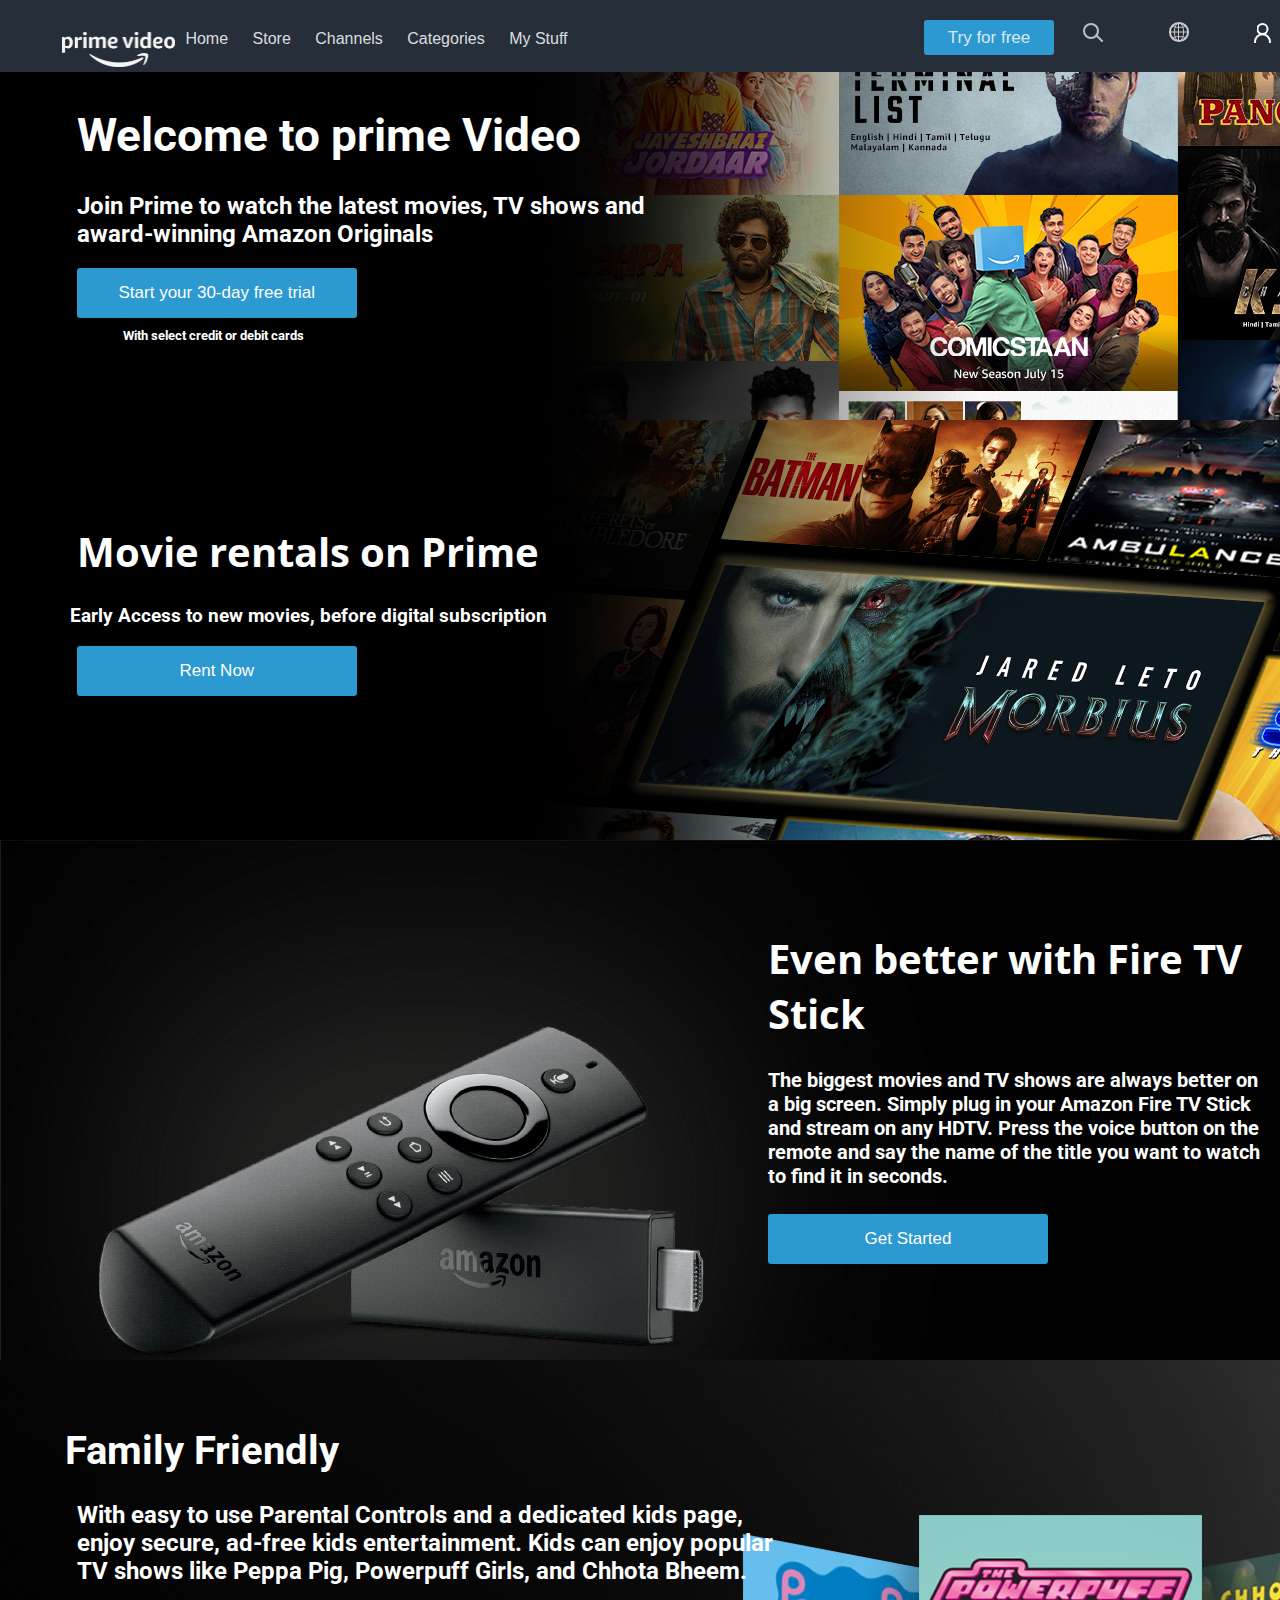
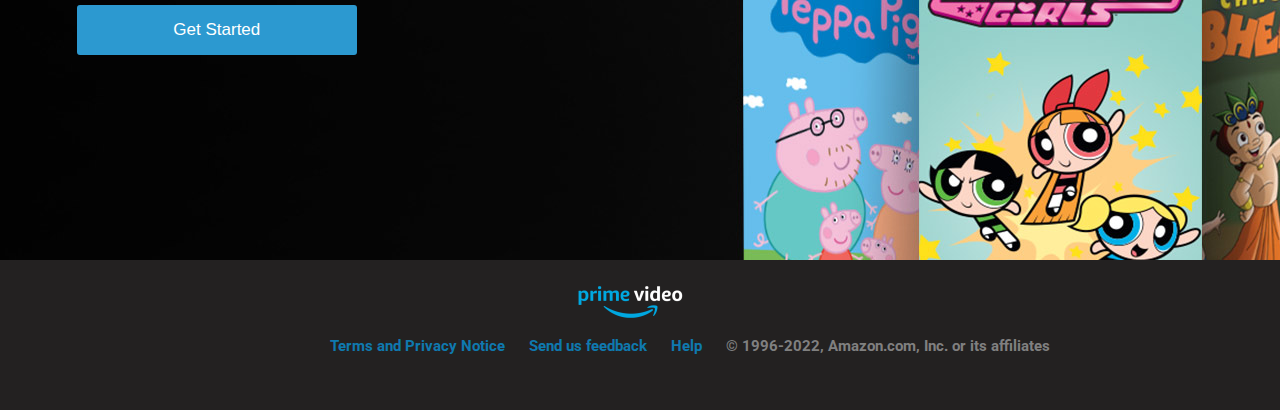
<file: index.html>
<!DOCTYPE html>
<html lang="en">
<head>
    <meta charset="UTF-8">
    <meta http-equiv="X-UA-Compatible" content="IE=edge">
    <meta name="viewport" content="width=device-width, initial-scale=1.0">
    <title>Welcome to Prime Video</title>
    <link rel="icon" type="image/x-icon" sizes="href="Logo/amazon-prime-video">
    <link href="https://fonts.googleapis.com/css2?family=Open+Sans:wght@300&family=Roboto:wght@100&display=swap" rel="stylesheet">
    <link rel="stylesheet" href="style.css">

</head>
<body>
    <div class="container">
        <div class="header">
            <div class="left-header">
                <img class="header-icon" src="Images/Prime_Video_Logo.png" alt="">
                <ul>
                    <li style="display: inline;">Home</li>
                    <li style="display: inline;">Store</li>
                    <li style="display: inline;">Channels</li>
                    <li style="display: inline;">Categories</li>
                    <li style="display: inline;">My Stuff</li>
                </ul>
            </div>
            <div class="right-header">
                <button class="header-button">Try for free</button>
                <img class="search-icon" src="[data-uri]" alt="">
                <img class="globe-icon" src="[data-uri]" alt="">
                <img class="user-icon" src="[data-uri]" alt="">

            </div>
        </div>
        <div class="box1">
            
            <div class="text1">
                
                <h1>Welcome to prime Video</h1>
            </div>
            <h2>Join Prime to watch the latest movies, TV shows and<br> award-winning Amazon Originals</h2>
            <button class="box1-button">Start your 30-day free trial</button>
            <h5>With select credit or debit cards</h5>

        </div>
        <div class="box2">
            <div class="text2">
                <h1>Movie rentals on Prime<br></h1>

            </div>
            <h3>Early Access to new movies, before digital subscription</h3>
            <button class="box1-button">Rent Now</button>


        </div>
        <div class="box3">
            <div class="text3">
                <h1>Even better with Fire TV<br>Stick</h1>
                <h4>The biggest movies and TV shows are always better on a big screen. Simply plug in your Amazon Fire TV Stick and stream on any HDTV. Press the voice button on the remote and say the name of the title you want to watch to find it in seconds.</h4>
                <button class="box3-button">Get Started</button>

            </div>
        </div>
        <div class="box4">
            <div class="text4">
                <h1>Family Friendly</h1>
            </div>
            <h2>With easy to use Parental Controls and a dedicated kids page, <br>enjoy secure, ad-free kids entertainment. Kids can enjoy popular <br>TV shows like Peppa Pig, Powerpuff Girls, and Chhota Bheem.</h2>
            <button class="box1-button">Get Started</button>


        </div>
        <div class="footer">
            <img class="footer-icon" src="Images/web_footer_logo._CB462908456_.png" alt="">
            <ul class="ul-footer">
                <li class="text5" style="display: inline">Terms and Privacy Notice</li>
                <li class="text6" style="display: inline">Send us feedback</li>
                <li class="text7" style="display: inline">Help</li>
                <li class="text8" style="display: inline">© 1996-2022, Amazon.com, Inc. or its affiliates</li>


            </ul>
        </div>
    </div>
    
</body>
</html>
</file>
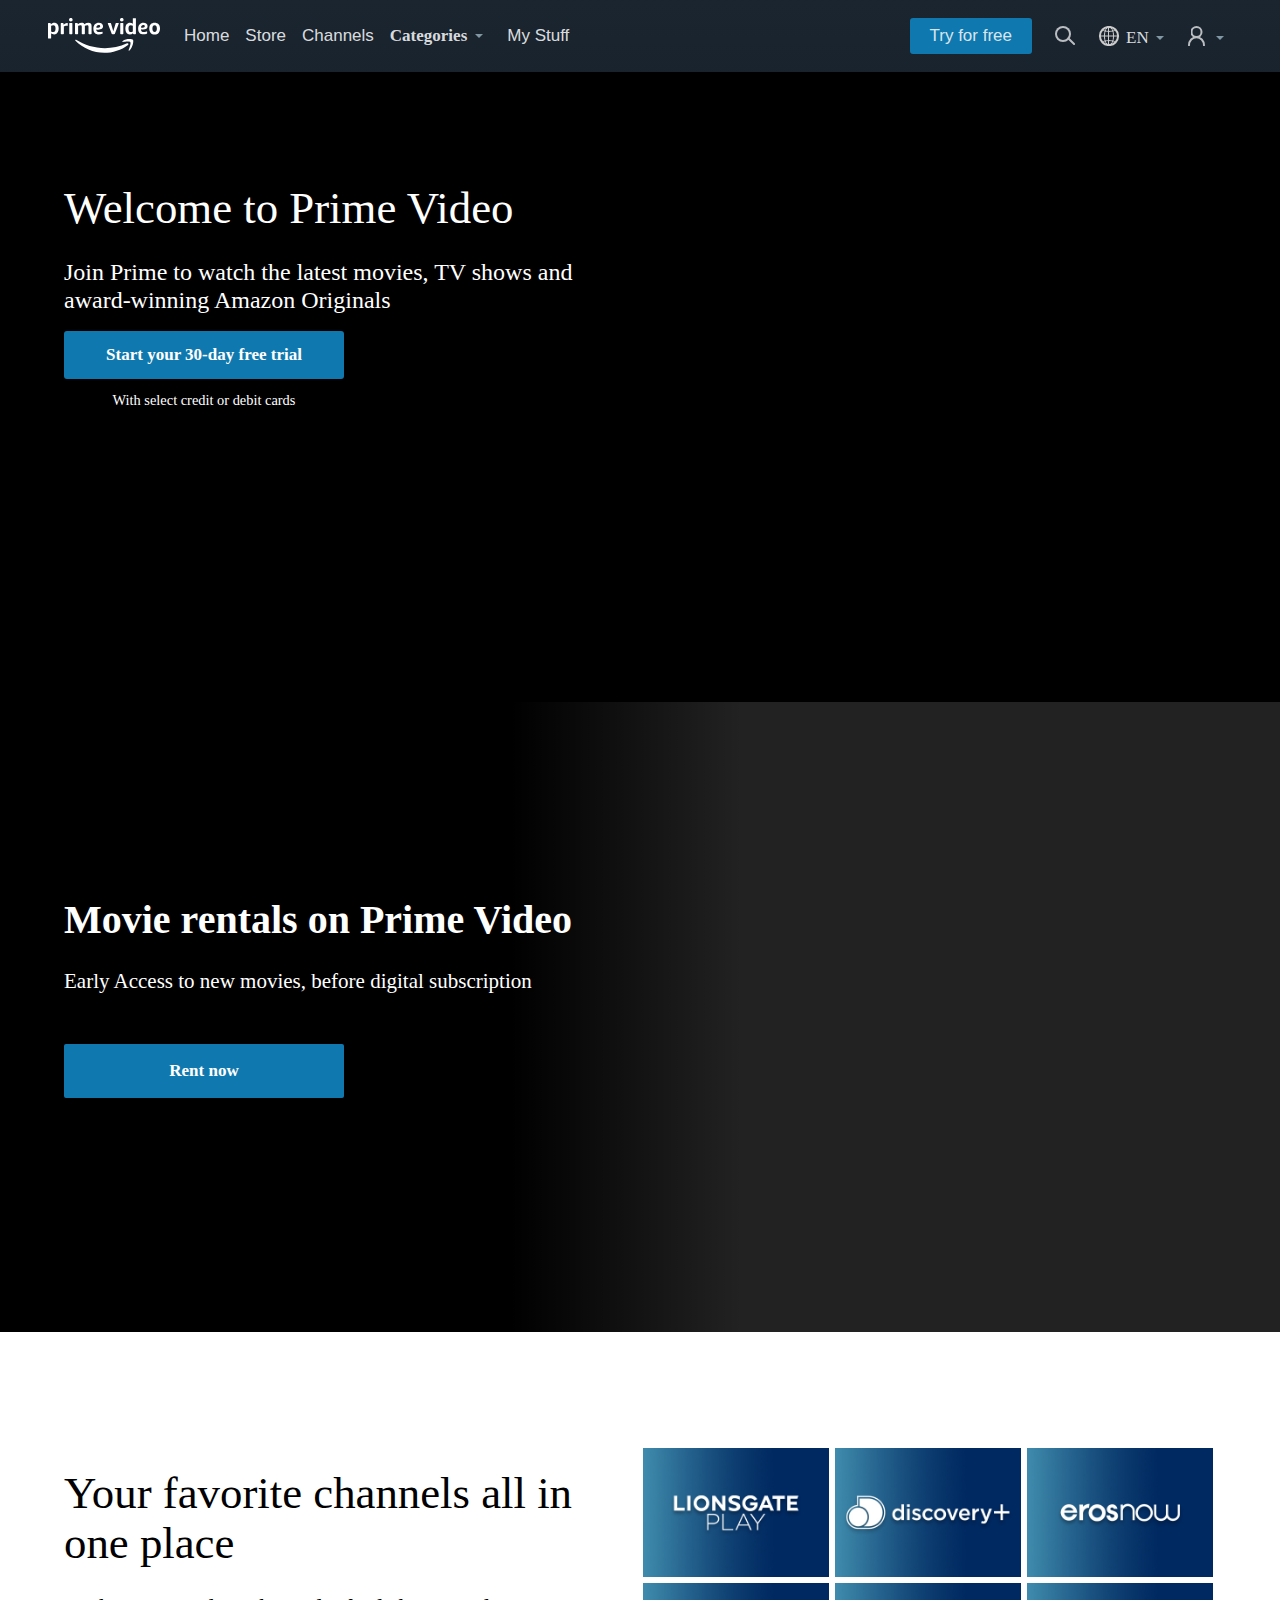
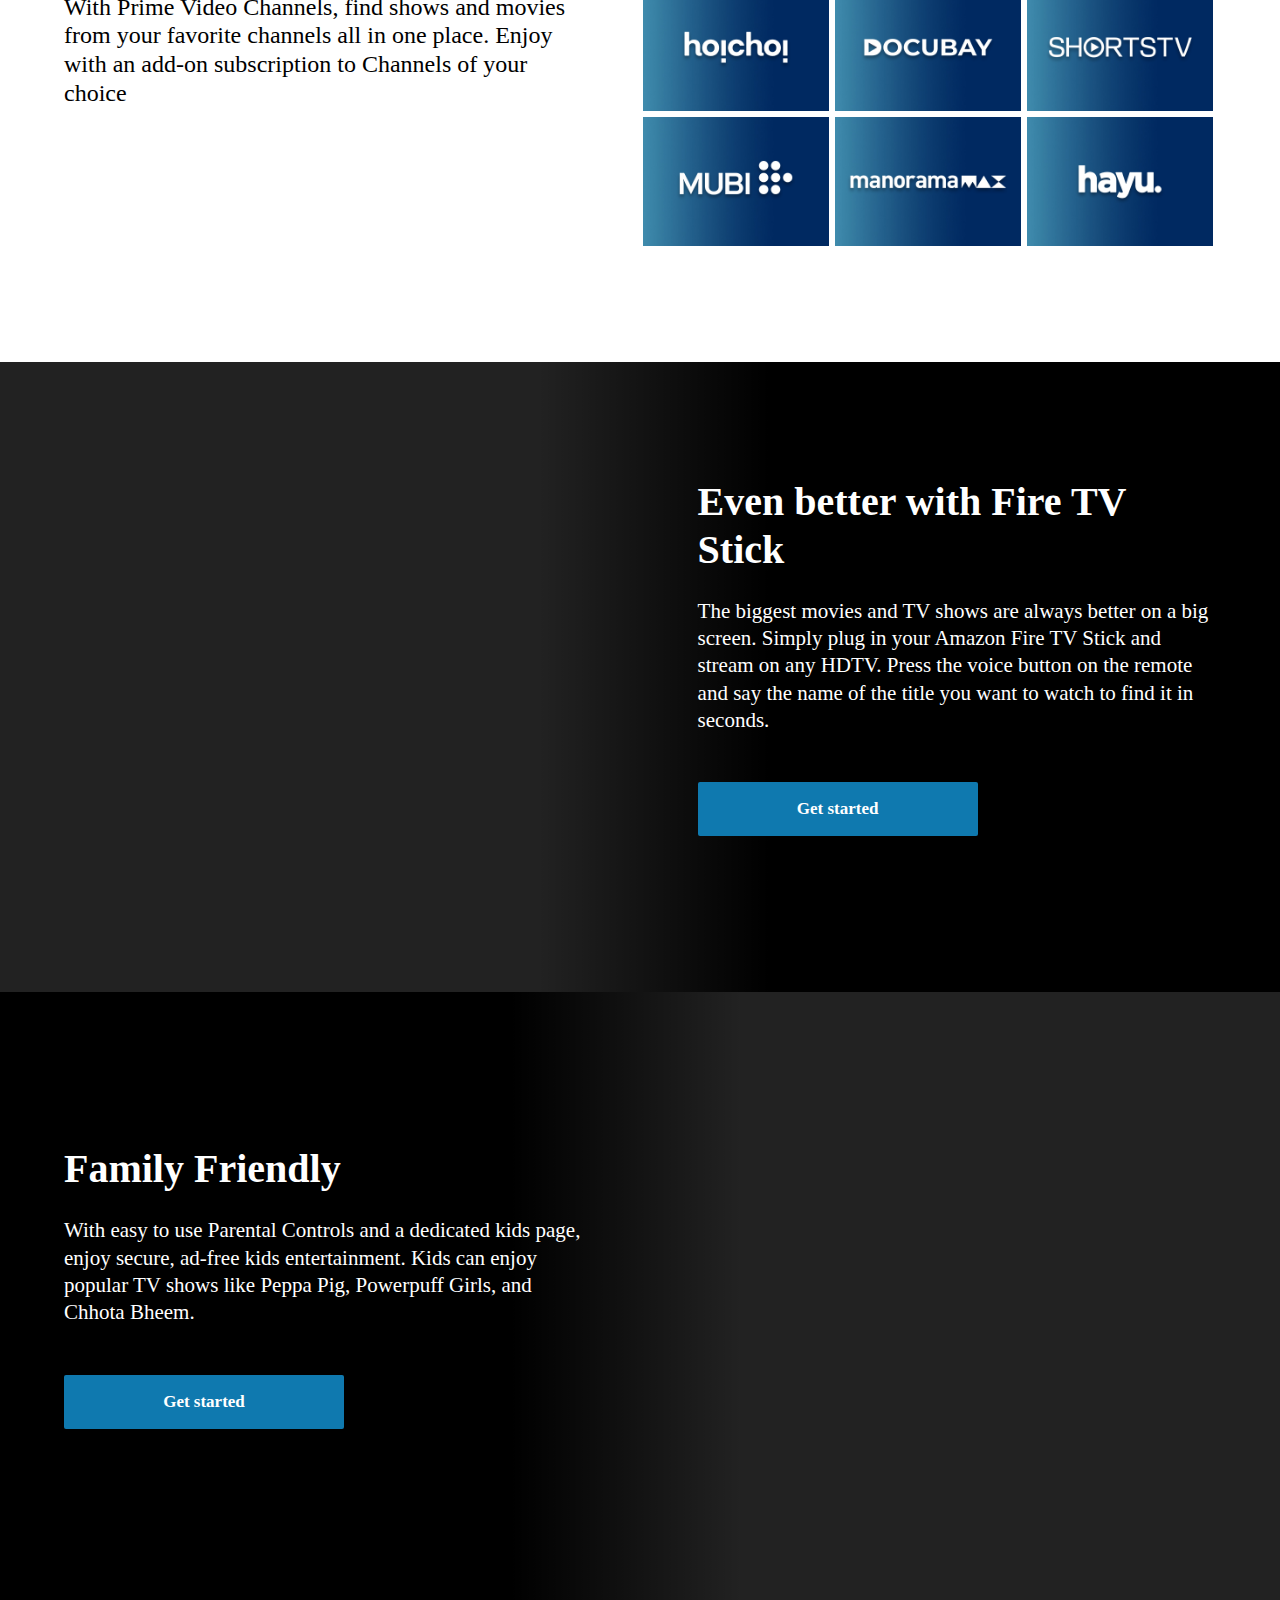
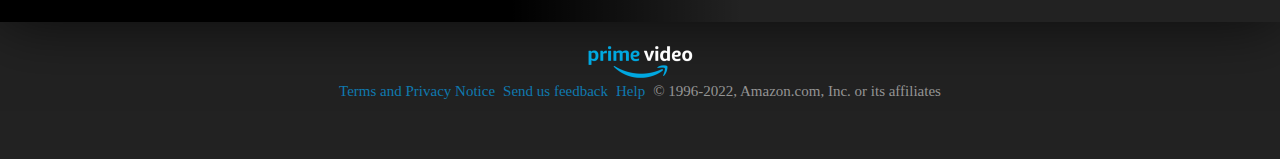
<file: Images/Welcome to Prime Video.html>
<!DOCTYPE html>
<!-- saved from url=(0058)https://www.primevideo.com/?ref_=dvm_pds_amz_in_as_s_g_146 -->
<html lang="en_US" class="a-js a-audio a-video a-canvas a-svg a-drag-drop a-geolocation a-history a-webworker a-autofocus a-input-placeholder a-textarea-placeholder a-local-storage a-gradients a-hires a-transform3d a-touch-scrolling a-text-shadow a-text-stroke a-box-shadow a-border-radius a-border-image a-opacity a-transform a-transition a-ember" data-19ax5a9jf="dingo" data-aui-build-date="3.22.2-2022-07-08"><head><meta http-equiv="Content-Type" content="text/html; charset=UTF-8"><script async="" src="./Welcome to Prime Video_files/81UxrtrIUpL.js.download" crossorigin="anonymous"></script><script async="" src="./Welcome to Prime Video_files/31OVaxqP8wL.js.download" crossorigin="anonymous"></script>
<script type="text/javascript">var ue_t0=ue_t0||+new Date();</script>
<script type="text/javascript">
window.ue_ihb = (window.ue_ihb || window.ueinit || 0) + 1;
if (window.ue_ihb === 1) {
var ue_hob=+new Date();
var ue_id='TK12A15CQDGTGKZ8ET58',
ue_csm = window,
ue_err_chan = 'jserr-rw',
ue = {};
(function(d){var e=d.ue=d.ue||{},f=Date.now||function(){return+new Date};e.d=function(b){return f()-(b?0:d.ue_t0)};e.stub=function(b,a){if(!b[a]){var c=[];b[a]=function(){c.push([c.slice.call(arguments),e.d(),d.ue_id])};b[a].replay=function(b){for(var a;a=c.shift();)b(a[0],a[1],a[2])};b[a].isStub=1}};e.exec=function(b,a){return function(){try{return b.apply(this,arguments)}catch(c){ueLogError(c,{attribution:a||"undefined",logLevel:"WARN"})}}}})(ue_csm);

ue.stub(ue,"log");ue.stub(ue,"onunload");ue.stub(ue,"onflush");

(function(d,e){function h(f,b){if(!(a.ec>a.mxe)&&f){a.ter.push(f);b=b||{};var c=f.logLevel||b.logLevel;c&&c!==k&&c!==m&&c!==n&&c!==p||a.ec++;c&&c!=k||a.ecf++;b.pageURL=""+(e.location?e.location.href:"");b.logLevel=c;b.attribution=f.attribution||b.attribution;a.erl.push({ex:f,info:b})}}function l(a,b,c,e,g){d.ueLogError({m:a,f:b,l:c,c:""+e,err:g,fromOnError:1,args:arguments},g?{attribution:g.attribution,logLevel:g.logLevel}:void 0);return!1}var k="FATAL",m="ERROR",n="WARN",p="DOWNGRADED",a={ec:0,ecf:0,
pec:0,ts:0,erl:[],ter:[],mxe:50,startTimer:function(){a.ts++;setInterval(function(){d.ue&&a.pec<a.ec&&d.uex("at");a.pec=a.ec},1E4)}};l.skipTrace=1;h.skipTrace=1;h.isStub=1;d.ueLogError=h;d.ue_err=a;e.onerror=l})(ue_csm,window);

ue.stub(ue,"event");ue.stub(ue,"onSushiUnload");ue.stub(ue,"onSushiFlush");

var ue_sid='261-7400699-8632668',
ue_mid='A2MFUE2XK8ZSSY',
ue_sn='www.primevideo.com',
ue_furl='fls-eu.amazon.fr',
ue_surl='https://unagi-eu.amazon.com/1/events/com.amazon.csm.nexusclient.prod',
ue_navtiming=1,
ue_fcsn=1,
ue_fpf='//fls-eu.amazon.fr/1/batch/1/OP/A2MFUE2XK8ZSSY:261-7400699-8632668:TK12A15CQDGTGKZ8ET58$uedata=s:',
ue_qsl=7000,
ue_rpl_ns=0,
ue_orct=1,
ue_int=0,
ue_adb=1,
ue_adb_rtla=1,
ue_ddq=1,
ue_fps=0,
ue_rsc=0,
ue_clf=0,
ue_pel=0,
ue_sbuimp=1,
ue_sclog=false,
ue_fnt=0,
ue_crid=0,
ue_sswmts=0,
ue_cel_lclia=0;
if (!window.ue_csm) {var ue_csm = window;}
var ue_viz=function(){(function(b,e,a){function k(c){if(b.ue.viz.length<p&&!l){var a=c.type;c=c.originalEvent;/^focus./.test(a)&&c&&(c.toElement||c.fromElement||c.relatedTarget)||(a=e[m]||("blur"==a||"focusout"==a?"hidden":"visible"),b.ue.viz.push(a+":"+(+new Date-b.ue.t0)),"visible"==a&&(b.ue.isl&&q("at"),l=1))}}for(var l=0,q=b.uex,f,g,m,n=["","webkit","o","ms","moz"],d=0,p=20,h=0;h<n.length&&!d;h++)if(a=n[h],f=(a?a+"H":"h")+"idden",d="boolean"==typeof e[f])g=a+"visibilitychange",m=(a?a+"V":"v")+
"isibilityState";k({});d&&e.addEventListener(g,k,0);b.ue&&d&&(b.ue.pageViz={event:g,propHid:f})})(ue_csm,ue_csm.document,ue_csm.window)};

(function(d,h,N){function H(a){return a&&a.replace&&a.replace(/^\s+|\s+$/g,"")}function u(a){return"undefined"===typeof a}function B(a,b){for(var c in b)b[v](c)&&(a[c]=b[c])}function I(a){try{var b=N.cookie.match(RegExp("(^| )"+a+"=([^;]+)"));if(b)return b[2].trim()}catch(c){}}function O(m,b,c){var q=(x||{}).type;if("device"!==c||2!==q&&1!==q)m&&(d.ue_id=a.id=a.rid=m,w&&(w=w.replace(/((.*?:){2})(\w+)/,function(a,b){return b+m})),D&&(e("id",D,m),D=0)),b&&(w&&(w=w.replace(/(.*?:)(\w|-)+/,function(a,
c){return c+b})),d.ue_sid=b),c&&a.tag("page-source:"+c),d.ue_fpf=w}function P(){var a={};return function(b){b&&(a[b]=1);b=[];for(var c in a)a[v](c)&&b.push(c);return b}}function y(d,b,c,q){q=q||+new E;var f,l;if(b||u(c)){if(d)for(l in f=b?e("t",b)||e("t",b,{}):a.t,f[d]=q,c)c[v](l)&&e(l,b,c[l]);return q}}function e(d,b,c){var e=b&&b!=a.id?a.sc[b]:a;e||(e=a.sc[b]={});"id"===d&&c&&(Q=1);return e[d]=c||e[d]}function R(d,b,c,e,f){c="on"+c;var l=b[c];"function"===typeof l?d&&(a.h[d]=l):l=function(){};b[c]=
function(a){f?(e(a),l(a)):(l(a),e(a))};b[c]&&(b[c].isUeh=1)}function S(m,b,c,q){function p(b,c){var d=[b],g=0,f={},l,h;c?(d.push("m=1"),f[c]=1):f=a.sc;for(h in f)if(f[v](h)){var q=e("wb",h),p=e("t",h)||{},n=e("t0",h)||a.t0,k;if(c||2==q){q=q?g++:"";d.push("sc"+q+"="+h);for(k in p)u(p[k])||null===p[k]||d.push(k+q+"="+(p[k]-n));d.push("t"+q+"="+p[m]);if(e("ctb",h)||e("wb",h))l=1}}!J&&l&&d.push("ctb=1");return d.join("&")}function l(b,c,g,e){if(b){var f=d.ue_err;d.ue_url&&!e&&b&&0<b.length&&(e=new Image,
a.iel.push(e),e.src=b,a.count&&a.count("postbackImageSize",b.length));if(w){var m=h.encodeURIComponent;m&&b&&(e=new Image,b=""+d.ue_fpf+m(b)+":"+(+new E-d.ue_t0),a.iel.push(e),e.src=b)}else a.log&&(a.log(b,"uedata",{n:1}),a.ielf.push(b));f&&!f.ts&&f.startTimer();a.b&&(f=a.b,a.b="",l(f,c,g,1))}}function A(b){var c=x?x.type:F,d=2==c||a.isBFonMshop,c=c&&!d,e=a.bfini;Q||(e&&1<e&&(b+="&bfform=1",c||(a.isBFT=e-1)),d&&(b+="&bfnt=1",a.isBFT=a.isBFT||1),a.ssw&&a.isBFT&&(a.isBFonMshop&&(a.isNRBF=0),u(a.isNRBF)&&
(d=a.ssw(a.oid),d.e||u(d.val)||(a.isNRBF=1<d.val?0:1)),u(a.isNRBF)||(b+="&nrbf="+a.isNRBF)),a.isBFT&&!a.isNRBF&&(b+="&bft="+a.isBFT));return b}if(!a.paused&&(b||u(c))){for(var k in c)c[v](k)&&e(k,b,c[k]);a.isBFonMshop||y("pc",b,c);k="ld"===m&&b&&e("wb",b);var s=e("id",b)||a.id;k||s===a.oid||(D=b,ba(s,(e("t",b)||{}).tc||+e("t0",b),+e("t0",b)));var s=e("id",b)||a.id,t=e("id2",b),g=a.url+"?"+m+"&v="+a.v+"&id="+s,J=e("ctb",b)||e("wb",b),z;J&&(g+="&ctb="+J);t&&(g+="&id2="+t);1<d.ueinit&&(g+="&ic="+d.ueinit);
if(!("ld"!=m&&"ul"!=m||b&&b!=s)){if("ld"==m){try{h[K]&&h[K].isUeh&&(h[K]=null)}catch(I){}if(h.chrome)for(t=0;t<L.length;t++)T(G,L[t]);(t=N.ue_backdetect)&&t.ue_back&&t.ue_back.value++;d._uess&&(z=d._uess());a.isl=1}a._bf&&(g+="&bf="+a._bf());d.ue_navtiming&&f&&(e("ctb",s,"1"),a.isBFonMshop||y("tc",F,F,M));!C||a.isBFonMshop||U||(f&&B(a.t,{na_:f.navigationStart,ul_:f.unloadEventStart,_ul:f.unloadEventEnd,rd_:f.redirectStart,_rd:f.redirectEnd,fe_:f.fetchStart,lk_:f.domainLookupStart,_lk:f.domainLookupEnd,
co_:f.connectStart,_co:f.connectEnd,sc_:f.secureConnectionStart,rq_:f.requestStart,rs_:f.responseStart,_rs:f.responseEnd,dl_:f.domLoading,di_:f.domInteractive,de_:f.domContentLoadedEventStart,_de:f.domContentLoadedEventEnd,_dc:f.domComplete,ld_:f.loadEventStart,_ld:f.loadEventEnd,ntd:("function"!==typeof C.now||u(M)?0:new E(M+C.now())-new E)+a.t0}),x&&B(a.t,{ty:x.type+a.t0,rc:x.redirectCount+a.t0}),U=1);a.isBFonMshop||B(a.t,{hob:d.ue_hob,hoe:d.ue_hoe});a.ifr&&(g+="&ifr=1")}y(m,b,c,q);var r,n;k||b&&
b!==s||ca(b);(c=d.ue_mbl)&&c.cnt&&!k&&(g+=c.cnt());k?e("wb",b,2):"ld"==m&&(a.lid=H(s));for(r in a.sc)if(1==e("wb",r))break;if(k){if(a.s)return;g=p(g,null)}else c=p(g,null),c!=g&&(c=A(c),a.b=c),z&&(g+=z),g=p(g,b||a.id);g=A(g);if(a.b||k)for(r in a.sc)2==e("wb",r)&&delete a.sc[r];z=0;a._rt&&(g+="&rt="+a._rt());c=h.csa;if(!k&&c)for(n in r=e("t",b)||{},c=c("PageTiming"),r)r[v](n)&&c("mark",da[n]||n,r[n]);k||(a.s=0,(n=d.ue_err)&&0<n.ec&&n.pec<n.ec&&(n.pec=n.ec,g+="&ec="+n.ec+"&ecf="+n.ecf),z=e("ctb",b),
"ld"!==m||b||a.markers?a.markers&&a.isl&&!k&&b&&B(a.markers,e("t",b)):(a.markers={},B(a.markers,e("t",b))),e("t",b,{}));a.tag&&a.tag().length&&(g+="&csmtags="+a.tag().join("|"),a.tag=P());n=a.viz||[];(r=n.length)&&(g+="&viz="+n.splice(0,r).join("|"));u(d.ue_pty)||(g+="&pty="+d.ue_pty+"&spty="+d.ue_spty+"&pti="+d.ue_pti);a.tabid&&(g+="&tid="+a.tabid);a.aftb&&(g+="&aftb=1");!a._ui||b&&b!=s||(g+=a._ui());a.a=g;l(g,m,z,k)}}function ca(a){var b=h.ue_csm_markers||{},c;for(c in b)b[v](c)&&y(c,a,F,b[c])}
function A(a,b,c){c=c||h;if(c[V])c[V](a,b,!1);else if(c[W])c[W]("on"+a,b)}function T(a,b,c){c=c||h;if(c[X])c[X](a,b,!1);else if(c[Y])c[Y]("on"+a,b)}function Z(){function a(){d.onUl()}function b(a){return function(){c[a]||(c[a]=1,S(a))}}var c={},e,f;d.onLd=b("ld");d.onLdEnd=b("ld");d.onUl=b("ul");e={stop:b("os")};h.chrome?(A(G,a),L.push(a)):e[G]=d.onUl;for(f in e)e[v](f)&&R(0,h,f,e[f]);d.ue_viz&&ue_viz();A("load",d.onLd);y("ue")}function ba(e,b,c){var f=d.ue_mbl,p=h.csa,l=p&&p("SPA"),p=p&&p("PageTiming");
f&&f.ajax&&f.ajax(b,c);l&&p&&(l("newPage",{requestId:e,transitionType:"soft"}),p("mark","transitionStart",b));a.tag("ajax-transition")}d.ueinit=(d.ueinit||0)+1;var a=d.ue=d.ue||{};a.t0=h.aPageStart||d.ue_t0;a.id=d.ue_id;a.url=d.ue_url;a.rid=d.ue_id;a.a="";a.b="";a.h={};a.s=1;a.t={};a.sc={};a.iel=[];a.ielf=[];a.viz=[];a.v="0.228206.0";a.paused=!1;var v="hasOwnProperty",G="beforeunload",K="on"+G,V="addEventListener",X="removeEventListener",W="attachEvent",Y="detachEvent",da={cf:"criticalFeature",af:"aboveTheFold",
fn:"functional",fp:"firstPaint",fcp:"firstContentfulPaint",bb:"bodyBegin",be:"bodyEnd",ld:"loaded"},E=h.Date,C=h.performance||h.webkitPerformance,f=(C||{}).timing,x=(C||{}).navigation,M=(f||{}).navigationStart,w=d.ue_fpf,Q=0,U=0,L=[],D=0,F;a.oid=H(a.id);a.lid=H(a.id);a._t0=a.t0;a.tag=P();a.ifr=h.top!==h.self||h.frameElement?1:0;a.markers=null;a.attach=A;a.detach=T;if("000-0000000-8675309"===d.ue_sid){var $=I("cdn-rid"),aa=I("session-id");$&&aa&&O($,aa,"cdn")}d.uei=Z;d.ueh=R;d.ues=e;d.uet=y;d.uex=
S;a.reset=O;a.pause=function(d){a.paused=d};Z()})(ue_csm,ue_csm.window,ue_csm.document);



(function(c){var a=c.ue;a.cv={};a.cv.scopes={};a.count=function(d,c,b){var e={},f=a.cv,g=b&&0===b.c;e.counter=d;e.value=c;e.t=a.d();b&&b.scope&&(f=a.cv.scopes[b.scope]=a.cv.scopes[b.scope]||{},e.scope=b.scope);if(void 0===c)return f[d];f[d]=c;d=0;b&&b.bf&&(d=1);ue_csm.ue_sclog||!a.clog||0!==d||g?a.log&&a.log(e,"csmcount",{c:1,bf:d}):a.clog(e,"csmcount",{bf:d})};a.count("baselineCounter2",1);a&&a.event&&(a.event({requestId:c.ue_id||"rid",server:c.ue_sn||"sn",obfuscatedMarketplaceId:c.ue_mid||"mid"},
"csm","csm.CSMBaselineEvent.4"),a.count("nexusBaselineCounter",1,{bf:1}))})(ue_csm);

var ue_hoe=+new Date();
}
</script>
<!-- 1ie7fc3hewwa7x0m9rjf40jv3l048qoza561p659alhpqv550f7jqavjnynqpwy1vk5sgcv42fj02wrzdk9q2q3fgdnb2su7izbq3zxvdfgg0pwn9949bs41uxdqax -->
<script>var aPageStart = (new Date()).getTime();</script>
        




    <meta content="Enjoy exclusive Amazon Originals as well as popular movies and TV shows.  Watch anytime, anywhere. Start your free trial." name="description">
    <meta name="viewport" content="width=device-width, maximum-scale=1, minimum-scale=1, initial-scale=1, user-scalable=no, shrink-to-fit=no">
    <meta content="#111111" name="theme-color">
    <meta content="black-translucent" name="apple-mobile-web-app-status-bar-style">
    <meta content="#111111" name="msapplication-TileColor">
    <meta content="https://m.media-amazon.com/images/G/01/digital/video/DVUI/favicons/mstile-310x150._CB527404564_.png" name="msapplication-wide310x150logo">
    <meta content="https://m.media-amazon.com/images/G/01/digital/video/DVUI/favicons/mstile-144x144._CB527404567_.png" name="msapplication-TileImage">
    <meta content="https://m.media-amazon.com/images/G/01/digital/video/DVUI/favicons/mstile-310x310._CB527404565_.png" name="msapplication-square310x310logo">
    <meta content="https://m.media-amazon.com/images/G/01/digital/video/DVUI/favicons/mstile-150x150._CB527404565_.png" name="msapplication-square150x150logo">
    <meta content="https://m.media-amazon.com/images/G/01/digital/video/DVUI/favicons/mstile-70x70._CB527404564_.png" name="msapplication-square70x70logo">
    <meta name="google-site-verification" content="T7MCISsmLlHGtFwAm5SP0f_tjN_ygqjpaXbhtJOlKHY">
        <meta property="og:title" content="Prime Video">
        <meta property="og:description" content="Enjoy exclusive Amazon Originals as well as popular movies and TV shows.  Watch anytime, anywhere. Start your free trial.">
        <meta property="og:url" content="https://www.primevideo.com/">
        <meta property="og:type" content="website">
        <meta property="og:image" content="https://m.media-amazon.com/images/G/01/digital/video/acquisition/amazon_video_light_on_dark.png">
    <link href="https://m.media-amazon.com/images/G/01/digital/video/DVUI/favicons/favicon._CB527404570_.png" rel="shortcut icon" type="image/x-icon">
    <link href="https://m.media-amazon.com/images/G/01/digital/video/DVUI/favicons/apple-touch-icon-57x57._CB527404565_.png" rel="apple-touch-icon-precomposed" sizes="57x57">
    <link href="https://m.media-amazon.com/images/G/01/digital/video/DVUI/favicons/apple-touch-icon-114x114._CB527404564_.png" rel="apple-touch-icon-precomposed" sizes="114x114">
    <link href="https://m.media-amazon.com/images/G/01/digital/video/DVUI/favicons/apple-touch-icon-72x72._CB527404564_.png" rel="apple-touch-icon-precomposed" sizes="72x72">
    <link href="https://m.media-amazon.com/images/G/01/digital/video/DVUI/favicons/apple-touch-icon-144x144._CB527404564_.png" rel="apple-touch-icon-precomposed" sizes="144x144">
    <link href="https://m.media-amazon.com/images/G/01/digital/video/DVUI/favicons/apple-touch-icon-60x60._CB527404567_.png" rel="apple-touch-icon-precomposed" sizes="60x60">
    <link href="https://m.media-amazon.com/images/G/01/digital/video/DVUI/favicons/apple-touch-icon-120x120._CB527404570_.png" rel="apple-touch-icon-precomposed" sizes="120x120">
    <link href="https://m.media-amazon.com/images/G/01/digital/video/DVUI/favicons/apple-touch-icon-76x76._CB527404570_.png" rel="apple-touch-icon-precomposed" sizes="76x76">
    <link href="https://m.media-amazon.com/images/G/01/digital/video/DVUI/favicons/apple-touch-icon-152x152._CB527404565_.png" rel="apple-touch-icon-precomposed" sizes="152x152">
    <link href="https://m.media-amazon.com/images/G/01/digital/video/DVUI/favicons/favicon-196x196._CB527404564_.png" rel="icon" sizes="196x196" type="image/png">
    <link href="https://m.media-amazon.com/images/G/01/digital/video/DVUI/favicons/favicon-96x96._CB527404565_.png" rel="icon" sizes="96x96" type="image/png">
    <link href="https://m.media-amazon.com/images/G/01/digital/video/DVUI/favicons/favicon-32x32._CB527404566_.png" rel="icon" sizes="32x32" type="image/png">
    <link href="https://m.media-amazon.com/images/G/01/digital/video/DVUI/favicons/favicon-16x16._CB527404565_.png" rel="icon" sizes="16x16" type="image/png">
    <link href="https://m.media-amazon.com/images/G/01/digital/video/DVUI/favicons/favicon-128x128._CB525481107_.png" rel="icon" sizes="128x128" type="image/png">
    <meta name="msApplication-ID" content="AmazonDigitalServicesLLC.AmazonInstantVideo">
    <meta name="msApplication-PackageFamilyName" content="AmazonDigitalServicesLLC.AmazonInstantVideo_wn5zxnkqgkhs8">

            <title dir="ltr">Welcome to Prime Video</title>
        
        <script type="text/javascript">!function(e){var r={};function t(n){if(r[n])return r[n].exports;var o=r[n]={i:n,l:!1,exports:{}};return e[n].call(o.exports,o,o.exports,t),o.l=!0,o.exports}t.m=e,t.c=r,t.d=function(e,r,n){t.o(e,r)||Object.defineProperty(e,r,{enumerable:!0,get:n})},t.r=function(e){"undefined"!=typeof Symbol&&Symbol.toStringTag&&Object.defineProperty(e,Symbol.toStringTag,{value:"Module"}),Object.defineProperty(e,"__esModule",{value:!0})},t.t=function(e,r){if(1&r&&(e=t(e)),8&r)return e;if(4&r&&"object"==typeof e&&e&&e.__esModule)return e;var n=Object.create(null);if(t.r(n),Object.defineProperty(n,"default",{enumerable:!0,value:e}),2&r&&"string"!=typeof e)for(var o in e)t.d(n,o,function(r){return e[r]}.bind(null,o));return n},t.n=function(e){var r=e&&e.__esModule?function(){return e.default}:function(){return e};return t.d(r,"a",r),r},t.o=function(e,r){return Object.prototype.hasOwnProperty.call(e,r)},t.p="",t(t.s=2)}([function(e,r,t){"use strict";t.d(r,"a",function(){return n}),t.d(r,"c",function(){return o}),t.d(r,"b",function(){return i}),t.d(r,"d",function(){return c});var n="dv-sw-cache-purge",o=function(){var e=arguments.length>0&&void 0!==arguments[0]&&arguments[0];if("undefined"!=typeof caches)return"undefined"!=typeof localStorage?localStorage.setItem(n,Date.now()):self&&self.clients&&c(self.clients,{command:"STORAGE"}),caches.keys().then(function(r){return Promise.all(r.map(function(r){return e&&"searchSuggestions"===r?Promise.resolve(!0):caches.delete(r)}))})},i=function(e,r,t){if(window.ueLogError){var n={logLevel:"ERROR",attribution:"dvwebserviceworkers",message:"[DVWebServiceWorkers] ".concat(r)};window.ueLogError(e,n)}t&&window.ue&&window.ue.count(t,1)},u=[],c=function(e,r){e?e.matchAll().then(function(e){e.forEach(function(e){"window"===e.type&&"visible"===e.visibilityState&&(e.postMessage(JSON.parse(JSON.stringify(r))),u.forEach(function(r){e.postMessage(JSON.parse(JSON.stringify(r)))}),u=[])})}):u.push(r)}},,function(e,r,t){"use strict";t.r(r);var n=t(0);try{"serviceWorker"in navigator&&(Object(n.c)(),navigator.serviceWorker.getRegistrations().then(function(e){var r=!0,t=!1,n=void 0;try{for(var o,i=e[Symbol.iterator]();!(r=(o=i.next()).done);r=!0){var u=o.value;u.active&&u.active.scriptURL.indexOf("sw.js")>-1&&u.unregister().then(function(e){e?window.ue&&window.ue.count("DVWebServiceWorkersUnregistration",1):window.ue&&window.ue.count("DVWebServiceWorkersUnregistrationError",1)})}}catch(e){t=!0,n=e}finally{try{r||null==i.return||i.return()}finally{if(t)throw n}}}))}catch(e){Object(n.b)(e,"[Unregister.js] Catched error on unregistration.")}}]);</script>
        <link rel="stylesheet" href="./Welcome to Prime Video_files/11EIQ5IGqaL._RC_01ZTHTZObnL.css,41C-I1lXVwL.css,31ufSReDtSL.css,013z33uKh2L.css,017DsKjNQJL.css,0131vqwP5UL.css,41EWOOlBJ9L.css,11TIuySqr6L.css,01ElnPiDxWL.css,11Qjwq-j69L.cs.css">
<link rel="stylesheet" href="./Welcome to Prime Video_files/01j6Cy0Aa2L.css">
<link rel="stylesheet" href="./Welcome to Prime Video_files/41hb9nUcQdL._RC_11gtQwARADL.css,51uQa+15iVL.css_.css">

        
<script>
(function(g,h,O,C){function D(a){u&&u.tag&&u.tag(q(":","aui",a))}function v(a,b){u&&u.count&&u.count("aui:"+a,0===b?0:b||(u.count("aui:"+a)||0)+1)}function m(a){try{return a.test(navigator.userAgent)}catch(b){return!1}}function x(a,b,c){a.addEventListener?a.addEventListener(b,c,!1):a.attachEvent&&a.attachEvent("on"+b,c)}function q(a,b,c,e){b=b&&c?b+a+c:b||c;return e?q(a,b,e):b}function E(a,b,c){try{Object.defineProperty(a,b,{value:c,writable:!1})}catch(e){a[b]=c}return c}function qa(a,b,c){var e=
c=a.length,f=function(){e--||(P.push(b),Q||(setTimeout(aa,0),Q=!0))};for(f();c--;)ba[a[c]]?f():(y[a[c]]=y[a[c]]||[]).push(f)}function ra(a,b,c,e,f){var d=h.createElement(a?"script":"link");x(d,"error",e);f&&x(d,"load",f);a?(d.type="text/javascript",d.async=!0,c&&/AUIClients|images[/]I/.test(b)&&d.setAttribute("crossorigin","anonymous"),d.src=b):(d.rel="stylesheet",d.href=b);h.getElementsByTagName("head")[0].appendChild(d)}function ca(a,b){return function(c,e){function f(){ra(b,c,d,function(b){R?v("resource_unload"):
d?(d=!1,v("resource_retry"),f()):(v("resource_error"),a.log("Asset failed to load: "+c));b&&b.stopPropagation?b.stopPropagation():g.event&&(g.event.cancelBubble=!0)},e)}if(da[c])return!1;da[c]=!0;v("resource_count");var d=!0;return!f()}}function sa(a,b,c){for(var e={name:a,guard:function(c){return b.guardFatal(a,c)},guardTime:function(a){return b.guardTime(a)},logError:function(c,d,f){b.logError(c,d,f,a)}},f=[],d=0;d<c.length;d++)F.hasOwnProperty(c[d])&&(f[d]=S.hasOwnProperty(c[d])?S[c[d]](F[c[d]],
e):F[c[d]]);return f}function z(a,b,c,e,f){return function(d,h){function n(){var a=null;e?a=h:"function"===typeof h&&(p.start=w(),a=h.apply(g,sa(d,k,l)),p.end=w());if(b){F[d]=a;a=d;for(ba[a]=!0;(y[a]||[]).length;)y[a].shift()();delete y[a]}p.done=!0}var k=f||this;"function"===typeof d&&(h=d,d=C);b&&(d=d?d.replace(ea,""):"__NONAME__",T.hasOwnProperty(d)&&k.error(q(", reregistered by ",q(" by ",d+" already registered",T[d]),k.attribution),d),T[d]=k.attribution);for(var l=[],m=0;m<a.length;m++)l[m]=
a[m].replace(ea,"");var p=A[d||"anon"+ ++ta]={depend:l,registered:w(),namespace:k.namespace};d&&ua.hasOwnProperty(d);c?n():qa(l,k.guardFatal(d,n),d);return{decorate:function(a){S[d]=k.guardFatal(d,a)}}}}function fa(a){return function(){var b=Array.prototype.slice.call(arguments);return{execute:z(b,!1,a,!1,this),register:z(b,!0,a,!1,this)}}}function U(a,b){return function(c,e){e||(e=c,c=C);var f=this.attribution;return function(){t.push(b||{attribution:f,name:c,logLevel:a});var d=e.apply(this,arguments);
t.pop();return d}}}function G(a,b){this.load={js:ca(this,!0),css:ca(this)};E(this,"namespace",b);E(this,"attribution",a)}function ha(){h.body?p.trigger("a-bodyBegin"):setTimeout(ha,20)}function B(a,b){a.className=V(a,b)+" "+b}function V(a,b){return(" "+a.className+" ").split(" "+b+" ").join(" ").replace(/^ | $/g,"")}function ia(a){try{return a()}catch(b){return!1}}function H(){if(I){var a={w:g.innerWidth||n.clientWidth,h:g.innerHeight||n.clientHeight};5<Math.abs(a.w-W.w)||50<a.h-W.h?(W=a,J=4,(a=k.mobile||
k.tablet?450<a.w&&a.w>a.h:1250<=a.w)?B(n,"a-ws"):n.className=V(n,"a-ws")):0<J&&(J--,ja=setTimeout(H,16))}}function va(a){(I=a===C?!I:!!a)&&H()}function wa(){return I}"use strict";var K=O.now=O.now||function(){return+new O},w=function(a){return a&&a.now?a.now.bind(a):K}(g.performance),L=w(),ua={},r=g.AmazonUIPageJS||g.P;if(r&&r.when&&r.register){L=[];for(var l=h.currentScript;l;l=l.parentElement)l.id&&L.push(l.id);return r.log("A copy of P has already been loaded on this page.","FATAL",L.join(" "))}var u=
g.ue;D();D("aui_build_date:3.22.2-2022-07-08");var P=[],xa=[],Q=!1;var aa=function(){for(var a=setTimeout(aa,0),b=K();xa.length||P.length;)if(P.shift()(),50<K()-b)return;clearTimeout(a);Q=!1};var ba={},y={},da={},R=!1;x(g,"beforeunload",function(){R=!0;setTimeout(function(){R=!1},1E4)});var ea=/^prv:/,T={},F={},S={},A={},ta=0,X=String.fromCharCode(92),t=[],ka=!0,la=g.onerror;g.onerror=function(a,b,c,e,f){f&&"object"===typeof f||(f=Error(a,b,c),f.columnNumber=e,f.stack=b||c||e?q(X,f.message,"at "+
q(":",b,c,e)):C);var d=t.pop()||{};f.attribution=q(":",f.attribution||d.attribution,d.name);f.logLevel=d.logLevel;f.attribution&&console&&console.log&&console.log([f.logLevel||"ERROR",a,"thrown by",f.attribution].join(" "));t=[];la&&(d=[].slice.call(arguments),d[4]=f,la.apply(g,d))};G.prototype={logError:function(a,b,c,e){b={message:b,logLevel:c||"ERROR",attribution:q(":",this.attribution,e)};if(g.ueLogError)return g.ueLogError(a||b,a?b:null),!0;console&&console.error&&(console.log(b),console.error(a));
return!1},error:function(a,b,c,e){a=Error(q(":",e,a,c));a.attribution=q(":",this.attribution,b);throw a;},guardError:U(),guardFatal:U("FATAL"),guardCurrent:function(a){var b=t[t.length-1];return b?U(b.logLevel,b).call(this,a):a},guardTime:function(a){var b=t[t.length-1],c=b&&b.name;return c&&c in A?function(){var b=w(),f=a.apply(this,arguments);A[c].async=(A[c].async||0)+w()-b;return f}:a},log:function(a,b,c){return this.logError(null,a,b,c)},declare:z([],!0,!0,!0),register:z([],!0),execute:z([]),
AUI_BUILD_DATE:"3.22.2-2022-07-08",when:fa(),now:fa(!0),trigger:function(a,b,c){var e=K();this.declare(a,{data:b,pageElapsedTime:e-(g.aPageStart||NaN),triggerTime:e});c&&c.instrument&&M.when("prv:a-logTrigger").execute(function(b){b(a)})},handleTriggers:function(){this.log("handleTriggers deprecated")},attributeErrors:function(a){return new G(a)},_namespace:function(a,b){return new G(a,b)},setPriority:function(a){ka?ka=!1:this.log("setPriority only accept the first call.")}};var p=E(g,"AmazonUIPageJS",
new G);var M=p._namespace("PageJS","AmazonUI");M.declare("prv:p-debug",A);p.declare("p-recorder-events",[]);p.declare("p-recorder-stop",function(){});E(g,"P",p);ha();if(h.addEventListener){var ma;h.addEventListener("DOMContentLoaded",ma=function(){p.trigger("a-domready");h.removeEventListener("DOMContentLoaded",ma,!1)},!1)}var n=h.documentElement,Y=function(){var a=["O","ms","Moz","Webkit"],b=h.createElement("div");return{testGradients:function(){return!0},test:function(c){var e=c.charAt(0).toUpperCase()+
c.substr(1);c=(a.join(e+" ")+e+" "+c).split(" ");for(e=c.length;e--;)if(""===b.style[c[e]])return!0;return!1},testTransform3d:function(){return!0}}}();r=n.className;var na=/(^| )a-mobile( |$)/.test(r),oa=/(^| )a-tablet( |$)/.test(r),k={audio:function(){return!!h.createElement("audio").canPlayType},video:function(){return!!h.createElement("video").canPlayType},canvas:function(){return!!h.createElement("canvas").getContext},svg:function(){return!!h.createElementNS&&!!h.createElementNS("http://www.w3.org/2000/svg",
"svg").createSVGRect},offline:function(){return navigator.hasOwnProperty&&navigator.hasOwnProperty("onLine")&&navigator.onLine},dragDrop:function(){return"draggable"in h.createElement("span")},geolocation:function(){return!!navigator.geolocation},history:function(){return!(!g.history||!g.history.pushState)},webworker:function(){return!!g.Worker},autofocus:function(){return"autofocus"in h.createElement("input")},inputPlaceholder:function(){return"placeholder"in h.createElement("input")},textareaPlaceholder:function(){return"placeholder"in
h.createElement("textarea")},localStorage:function(){return"localStorage"in g&&null!==g.localStorage},orientation:function(){return"orientation"in g},touch:function(){return"ontouchend"in h},gradients:function(){return Y.testGradients()},hires:function(){var a=g.devicePixelRatio&&1.5<=g.devicePixelRatio||g.matchMedia&&g.matchMedia("(min-resolution:144dpi)").matches;v("hiRes"+(na?"Mobile":oa?"Tablet":"Desktop"),a?1:0);return a},transform3d:function(){return Y.testTransform3d()},touchScrolling:function(){return m(/Windowshop|android|OS ([5-9]|[1-9][0-9]+)(_[0-9]{1,2})+ like Mac OS X|SOFTWARE=([5-9]|[1-9][0-9]+)(.[0-9]{1,2})+.*DEVICE=iPhone|Chrome|Silk|Firefox|Trident.+?; Touch/i)},
ios:function(){return m(/OS [1-9][0-9]*(_[0-9]*)+ like Mac OS X/i)&&!m(/trident|Edge/i)},android:function(){return m(/android.([1-9]|[L-Z])/i)&&!m(/trident|Edge/i)},mobile:function(){return na},tablet:function(){return oa},rtl:function(){return"rtl"===n.dir}};for(l in k)k.hasOwnProperty(l)&&(k[l]=ia(k[l]));for(var Z="textShadow textStroke boxShadow borderRadius borderImage opacity transform transition".split(" "),N=0;N<Z.length;N++)k[Z[N]]=ia(function(){return Y.test(Z[N])});var I=!0,ja=0,W={w:0,
h:0},J=4;H();x(g,"resize",function(){clearTimeout(ja);J=4;H()});var pa={getItem:function(a){try{return g.localStorage.getItem(a)}catch(b){}},setItem:function(a,b){try{return g.localStorage.setItem(a,b)}catch(c){}}};n.className=V(n,"a-no-js");B(n,"a-js");!m(/OS [1-8](_[0-9]*)+ like Mac OS X/i)||g.navigator.standalone||m(/safari/i)||B(n,"a-ember");r=[];for(l in k)k.hasOwnProperty(l)&&k[l]&&r.push("a-"+l.replace(/([A-Z])/g,function(a){return"-"+a.toLowerCase()}));B(n,r.join(" "));n.setAttribute("data-aui-build-date",
"3.22.2-2022-07-08");p.register("p-detect",function(){return{capabilities:k,localStorage:k.localStorage&&pa,toggleResponsiveGrid:va,responsiveGridEnabled:wa}});m(/UCBrowser/i)||k.localStorage&&B(n,pa.getItem("a-font-class"));p.declare("a-event-revised-handling",!1);p.execute("RetailPageServiceWorker",function(){function a(){e.forEach(function(a){D(a)})}function b(a,b,c){if(b){a=m(/Chrome/i)&&!m(/Edge/i)&&!m(/OPR/i)&&!a.capabilities.isAmazonApp&&!m(new RegExp(X+"bwv"+X+"b"));var d="sw:browser:"+c+
":";b.browser&&a&&(e.push(d+"supported"),b.browser.action(d,c));!a&&b.browser&&e.push(d+"unsupported")}}try{var c=navigator.serviceWorker}catch(f){D("sw:nav_err")}c&&(x(c,"message",function(a){a&&a.data&&v(a.data.k,a.data.v)}),c.controller&&c.controller.postMessage("MSG-RDY"));var e=[];(function(f){var d=f.reg,h=f.unreg;c&&c.getRegistrations?(M.when("A").execute(function(a){b(a,h,"unregister")}),x(g,"load",function(){M.when("A").execute(function(c){b(c,d,"register");a()})})):(d&&d.browser&&e.push("sw:browser:register:unsupported"),
h&&h.browser&&e.push("sw:browser:unregister:unsupported"),a())})({reg:{},unreg:{}})});p.declare("a-fix-event-off",!1);v("pagejs:pkgExecTime",w()-L)})(window,document,Date);
  (window.AmazonUIPageJS ? AmazonUIPageJS : P).load.js('https://images-na.ssl-images-amazon.com/images/I/61lJFOw4DrL._RC|11Y+5x+kkTL.js,51fH61+ExwL.js,11yKORv-GTL.js,11giXtZCwVL.js,01+z+uIeJ-L.js,01VRMV3FBdL.js,21SDJtBU-PL.js,012FVc3131L.js,11rRjDLdAVL.js,513g-moecaL.js,11kWu3cNjYL.js,11aKqyRXooL.js,11OREnu1epL.js,11qVTZscrRL.js,21ssiLNIZvL.js,0190vxtlzcL.js,51+N26vFcBL.js,01JYHc2oIlL.js,31nfKXylf6L.js,01ezj5Rkz1L.js,11bEz2VIYrL.js,31o2NGTXThL.js,01rpauTep4L.js,013B7CZevpL.js_.js?AUIClients/AmazonUI');
  (window.AmazonUIPageJS ? AmazonUIPageJS : P).load.js('https://images-na.ssl-images-amazon.com/images/I/11FbwVANcKL.js?AUIClients/DigitalVideoLoggingAssets');
</script><script type="text/javascript" async="" crossorigin="anonymous" src="./Welcome to Prime Video_files/61lJFOw4DrL._RC_11Y+5x+kkTL.js,51fH61+ExwL.js,11yKORv-GTL.js,11giXtZCwVL.js,01+z+uIeJ-L.js,01VRMV3FBdL.js,21SDJtBU-PL.js,012FVc3131L.js,11rRjDLdAVL.js,513g-moecaL.js,11k.download"></script><script type="text/javascript" async="" crossorigin="anonymous" src="./Welcome to Prime Video_files/11FbwVANcKL.js.download"></script>


        
        
        <script class="pv-assets-manifest" type="text/javascript">window.DVWEBNODE_MANIFESTS = {"browse.js":"116-X5ZMSbL.js","browse.css":"01LbH59pghL.css","cbl.js":"31lAMIL8wHL.js","cbl.css":"21X130bklpL.css","contactus.js":"211SzY267PL.js","contactus.css":"41p80KPng0L.css","cookie-banner.js":"21V8s6o1sPL.js","cookie-banner.css":"01s1UUxa5qL.css","deprecated-browsers-banner.js":"11kOEVEUcZL.js","detail-default.js":"8148Di-tPgL.js","detail-default.css":"71UYot7rJiL.css","detail-internal.js":"21ZES0Zp6eL.js","detail-internal.css":"11McAZIMz4L.css","detail.js":"81AcIZJ2WrL.js","detail.css":"71UYot7rJiL.css","device-feedback.js":"21igc2BsR5L.js","device-feedback.css":"11zNkxYSLxL.css","discoverbanner.js":"41YJ8S3bvFL.js","discoverbanner.css":"51w7PkJB+1L.css","epg.js":"51kfX+dLzxL.js","epg.css":"41lMl0E3K1L.css","error.js":"11LkRJm9nuL.js","error.css":"11q+WLcVlWL.css","feedback.js":"21OZpvIB-LL.js","feedback.css":"11wVZYqsBYL.css","following-discovery.js":"71EqVSjh2bL.js","following-discovery.css":"51NDP4y323L.css","footer.js":"11nAiH8tMnL.js","footer.css":"115785uiWRL.css","genre.js":"11DsiV1UdiL.js","genre.css":"01LbH59pghL.css","help.js":"21espu09+PL.js","help.css":"41p80KPng0L.css","helpsearch.js":"21wHikB5uAL.js","helpsearch.css":"41p80KPng0L.css","inline-asset-error-handler-nopolyfills.js":"11QtMdyajjL.js","inline-body-end-scripts.js":"11stIAWwo6L.js","inline-call-tracker-queues-nopolyfills.js":"019aVyaKifL.js","inline-onerror-nopolyfills.js":"01Y+Y09qptL.js","inline-sanity-asset.js":"01sUQsoqu0L.js","inspector.js":"61BvfWE2NUL.js","inspector.css":"411acCFtq4L.css","js-errors.js":"11SEJnjPElL.js","js-errors.css":"11BM6xpAtnL.css","language-notification.js":"21zt6NdsfgL.js","language-notification.css":"11zSmwH-kiL.css","live-cta-modal.js":"21B6Mne6Z6L.js","live-cta-modal.css":"31udtGTRgqL.css","live.js":"81TxcV+WgGL.js","live.css":"71siSMtZeBL.css","metadata.js":"21FK44b-KsL.js","metadata.css":"21yZiuLAE7L.css","movies-anywhere.js":"317dJySUKgL.js","movies-anywhere.css":"217BjiDbwbL.css","mystats.js":"A1pdaKSkfbL.js","mystats.css":"91PhZzDkp1L.css","mystuff.js":"716eITgPz0L.js","mystuff.css":"51NDP4y323L.css","nav.js":"51ooTkbY+-L.js","nav.css":"71A8aseqWBL.css","navigation.js":"41Npo8kGZUL.js","navigation.css":"51ChEVA7cUL.css","optoutemails.js":"31RS0T448BL.js","optoutemails.css":"11KxDRdTegL.css","pangaea-banner.js":"11h+HdzaRBL.js","pangaea-banner.css":"11VPviohsNL.css","payment-state-msg.js":"11dgTfOe4UL.js","payment-state-msg.css":"11zSmwH-kiL.css","pdp.js":"71enR1o9JIL.js","pdp.css":"51NAb0W-GbL.css","primemembers-roadblock.js":"11Y8I68fB5L.js","primemembers-roadblock.css":"214DBV2VZ8L.css","profiles.js":"51f8N2cdmML.js","profiles.css":"41a50CFRUGL.css","report_grievance.js":"21BsEzhwdkL.js","report_grievance.css":"01jYPD+xo1L.css","retail-nav.js":"41PNjzFMXPL.js","retail-nav.css":"61UWSNe10xL.css","sanity.js":"11DcQvlNj0L.js","sanity.css":"01QiczXUS+L.css","scout.js":"41sXEkuproL.js","scout.css":"51w7PkJB+1L.css","search-default.js":"71JnwMfMnSL.js","search-default.css":"61OZgZrjDhL.css","search.js":"116buYdozdL.js","search.css":"01LbH59pghL.css","settings.js":"61YycfOaB4L.js","settings.css":"51aKhJSzH7L.css","splash.js":"31IYLHua+cL.js","splash.css":"31zJJGvQh8L.css","starlightlandingpage.js":"11Apbqh8hPL.js","starlightlandingpage.css":"11zSmwH-kiL.css","storefront-default.js":"71mpJtYSi1L.js","storefront-default.css":"61mOrjSJegL.css","storefront.js":"71YjtRuMfTL.js","storefront.css":"61itjIpKECL.css","vtr-self-service.js":"212lo5QuNAL.js","vtr-self-service.css":"21mb-PPN2pL.css","watch-party-chat.js":"211N1pAIfeL.js","watch-party-chat.css":"11yHzRmY0TL.css","watch-party.js":"617wJNEbpvL.js","watch-party.css":"41DZZfUbp6L.css","your-payments.js":"21aVQPgFk7L.js","your-payments.css":"11K23HVBj9L.css","detail-hero-video.js":"21HShq88lyL.js","detail-hero-video.css":"31HdXg9eJIL.css","detail-hover.js":"51nry5-DrPL.js","detail-hover.css":"41p1dMZJksL.css","detail-entitlement.js":"11Ghf-APVxL.js","detail-entitlement.css":"01lWYsJ0lBL.css","detail-purchase.js":"51z8+u2PNqL.js","debug-modal.js":"31d-YjDREsL.js","debug-modal.css":"11i2badwMVL.css","spa-xp-downloads.js":"51c3WWpl40L.js","spa-xp-downloads.css":"21C1NLbDZ0L.css","spa-search.js":"11qZcKaLAAL.js","spa-detail.js":"21Asre7SAJL.js","spa-persondetail.js":"11zvn+OD7RL.js","spa-mystuff.js":"2101pvdnyIL.js","spa-profiles.js":"11AniR7CeNL.js","spa-downloads.js":"41oXqXjRWLL.js","spa-downloads.css":"51RbVdno-XL.css","spa-settings.js":"31fuyrFjpQL.js","spa-settings.css":"21kEWboqnZL.css","vendors.js":"714oq48IaNL.js","commons.js":"81GeY9qO21L.js","commons.css":"71UhKEUYf5L.css","9399.fed224d926206aaf1a6a.js":"51yK262vDRL.js","261.b34dcfa0259b1d5b4686.js":"41dfPnOaM2L.js","2539.f00919dd63748daca745.js":"41jBrOtdXWL.js"}</script>
<script onload="typeof DVWebNodeAssetLoad === &#39;function&#39; &amp;&amp; DVWebNodeAssetLoad(&#39;vendors&#39;, &#39;js&#39;)" onerror="typeof DVWebNodeAssetError === &#39;function&#39; &amp;&amp; DVWebNodeAssetError(&#39;vendors&#39;, &#39;js&#39;, &#39;https://m.media-amazon.com/images/I/714oq48IaNL.js?DVWebNode_vendors&#39;)" type="text/javascript" src="./Welcome to Prime Video_files/714oq48IaNL.js.download" async="" defer="" crossorigin="anonymous"></script>
<script onload="typeof DVWebNodeAssetLoad === &#39;function&#39; &amp;&amp; DVWebNodeAssetLoad(&#39;commons&#39;, &#39;js&#39;)" onerror="typeof DVWebNodeAssetError === &#39;function&#39; &amp;&amp; DVWebNodeAssetError(&#39;commons&#39;, &#39;js&#39;, &#39;https://m.media-amazon.com/images/I/81GeY9qO21L.js?DVWebNode_commons&#39;)" type="text/javascript" src="./Welcome to Prime Video_files/81GeY9qO21L.js.download" async="" defer="" crossorigin="anonymous"></script>
<link onload="typeof DVWebNodeAssetLoad === &#39;function&#39; &amp;&amp; DVWebNodeAssetLoad(&#39;commons&#39;, &#39;css&#39;)" onerror="typeof DVWebNodeAssetError === &#39;function&#39; &amp;&amp; DVWebNodeAssetError(&#39;commons&#39;, &#39;css&#39;, &#39;https://m.media-amazon.com/images/I/71UhKEUYf5L.css?DVWebNode_commons&#39;)" rel="stylesheet" type="text/css" href="./Welcome to Prime Video_files/71UhKEUYf5L.css">
<script onload="typeof DVWebNodeAssetLoad === &#39;function&#39; &amp;&amp; DVWebNodeAssetLoad(&#39;nav&#39;, &#39;js&#39;)" onerror="typeof DVWebNodeAssetError === &#39;function&#39; &amp;&amp; DVWebNodeAssetError(&#39;nav&#39;, &#39;js&#39;, &#39;https://m.media-amazon.com/images/I/51ooTkbY+-L.js?DVWebNode_nav&#39;)" type="text/javascript" src="./Welcome to Prime Video_files/51ooTkbY+-L.js.download" defer="" crossorigin="anonymous"></script>
<link onload="typeof DVWebNodeAssetLoad === &#39;function&#39; &amp;&amp; DVWebNodeAssetLoad(&#39;nav&#39;, &#39;css&#39;)" onerror="typeof DVWebNodeAssetError === &#39;function&#39; &amp;&amp; DVWebNodeAssetError(&#39;nav&#39;, &#39;css&#39;, &#39;https://m.media-amazon.com/images/I/71A8aseqWBL.css?DVWebNode_nav&#39;)" rel="stylesheet" type="text/css" href="./Welcome to Prime Video_files/71A8aseqWBL.css">






    <script type="text/javascript">
window.ue_ihe = (window.ue_ihe || 0) + 1;
if (window.ue_ihe === 1) {
(function(s,l){function m(b,e,c){c=c||new Date(+new Date+t);c="expires="+c.toUTCString();n.cookie=b+"="+e+";"+c+";path=/"}function p(b){b+="=";for(var e=n.cookie.split(";"),c=0;c<e.length;c++){for(var a=e[c];" "==a.charAt(0);)a=a.substring(1);if(0===a.indexOf(b))return decodeURIComponent(a.substring(b.length,a.length))}return""}function q(b,e,c){if(!e)return b;-1<b.indexOf("{")&&(b="");for(var a=b.split("&"),f,d=!1,h=!1,g=0;g<a.length;g++)f=a[g].split(":"),f[0]==e?(!c||d?a.splice(g,1):(f[1]=c,a[g]=
f.join(":")),h=d=!0):2>f.length&&(a.splice(g,1),h=!0);h&&(b=a.join("&"));!d&&c&&(0<b.length&&(b+="&"),b+=e+":"+c);return b}var k=s.ue||{},t=3024E7,n=ue_csm.document||l.document,r=null,d;a:{try{d=l.localStorage;break a}catch(u){}d=void 0}k.count&&k.count("csm.cookieSize",document.cookie.length);k.cookie={get:p,set:m,updateCsmHit:function(b,e,c){try{var a;if(!(a=r)){var f;a:{try{if(d&&d.getItem){f=d.getItem("csm-hit");break a}}catch(k){}f=void 0}a=f||p("csm-hit")||"{}"}a=q(a,b,e);r=a=q(a,"t",+new Date);
try{d&&d.setItem&&d.setItem("csm-hit",a)}catch(h){}m("csm-hit",a,c)}catch(g){"function"==typeof l.ueLogError&&ueLogError(Error("Cookie manager: "+g.message),{logLevel:"WARN"})}}}})(ue_csm,window);

(function(l,e){function c(b){b="";var c=a.isBFT?"b":"s",d=""+a.oid,g=""+a.lid,h=d;d!=g&&20==g.length&&(c+="a",h+="-"+g);a.tabid&&(b=a.tabid+"+");b+=c+"-"+h;b!=f&&100>b.length&&(f=b,a.cookie?a.cookie.updateCsmHit(m,b+("|"+ +new Date)):e.cookie="csm-hit="+b+("|"+ +new Date)+n+"; path=/")}function p(){f=0}function d(b){!0===e[a.pageViz.propHid]?f=0:!1===e[a.pageViz.propHid]&&c({type:"visible"})}var n="; expires="+(new Date(+new Date+6048E5)).toGMTString(),m="tb",f,a=l.ue||{},k=a.pageViz&&a.pageViz.event&&
a.pageViz.propHid;a.attach&&(a.attach("click",c),a.attach("keyup",c),k||(a.attach("focus",c),a.attach("blur",p)),k&&(a.attach(a.pageViz.event,d,e),d({})));a.aftb=1})(ue_csm,ue_csm.document);

(function(a){var b=a.alert;window.alert=function(){a.ueLogError&&a.ueLogError({message:"[CSM] Alert invocation detected with argument: "+arguments[0],logLevel:"WARN"});Function.prototype.apply.apply(b,[a,arguments||[]])}})(window);

(function(c){c&&1===c.ue_jsmtf&&"object"===typeof c.P&&"function"===typeof c.P.when&&c.P.when("mshop-interactions").execute(function(e){"object"===typeof e&&"function"===typeof e.addListener&&e.addListener(function(b){"object"===typeof b&&"ORIGIN"===b.dataSource&&"number"===typeof b.clickTime&&"object"===typeof b.events&&"number"===typeof b.events.pageVisible&&(c.ue_jsmtf_interaction={pv:b.events.pageVisible,ct:b.clickTime})})})})(ue_csm);
(function(c,e,b){function m(a){f||(f=d[a.type].id,"undefined"===typeof a.clientX?(h=a.pageX,k=a.pageY):(h=a.clientX,k=a.clientY),2!=f||l&&(l!=h||n!=k)?(r(),g.isl&&e.setTimeout(function(){p("at",g.id)},0)):(l=h,n=k,f=0))}function r(){for(var a in d)d.hasOwnProperty(a)&&g.detach(a,m,d[a].parent)}function s(){for(var a in d)d.hasOwnProperty(a)&&g.attach(a,m,d[a].parent)}function t(){var a="";!q&&f&&(q=1,a+="&ui="+f);return a}var g=c.ue,p=c.uex,q=0,f=0,l,n,h,k,d={click:{id:1,parent:b},mousemove:{id:2,
parent:b},scroll:{id:3,parent:e},keydown:{id:4,parent:b}};g&&p&&(s(),g._ui=t)})(ue_csm,window,document);

ue_csm.ue.stub(ue,"impression");

ue.stub(ue,"trigger");

}; window.ueinit = window.ue_ihb;
</script>
</head>

    

    <body class="a-aui_149818-c a-aui_152852-c a-aui_157141-c a-aui_160684-c a-aui_57326-c a-aui_72554-c a-aui_accessibility_49860-c a-aui_attr_validations_1_51371-c a-aui_bolt_62845-c a-aui_pci_risk_banner_210084-c a-aui_perf_130093-c a-aui_tnr_v2_180836-c a-aui_ux_113788-c a-aui_ux_114039-c a-aui_ux_138741-c a-aui_ux_145937-c a-aui_ux_60000-c a-meter-animate"><script>!function(){function n(n,t){var r=i(n);return t&&(r=r("instance",t)),r}var r=[],c=0,i=function(t){return function(){var n=c++;return r.push([t,[].slice.call(arguments,0),n,{time:Date.now()}]),i(n)}};n._s=r,this.csa=n}();

if (window.csa) {csa('Config', {'Application': 'Retail:Prod:www.amazon.fr'});}    if (window.csa) {
        csa("Config", {
            'Events.Namespace': 'csa',
            'ObfuscatedMarketplaceId': 'A2MFUE2XK8ZSSY',
            'Events.SushiEndpoint': 'https://unagi.amazon.fr/1/events/com.amazon.csm.csa.prod',
            'CacheDetection.RequestID': "TK12A15CQDGTGKZ8ET58",
            'CacheDetection.Callback': window.ue && ue.reset
        });

        csa("Events")("setEntity", {
            page: {
                requestId: "TK12A15CQDGTGKZ8ET58"
            },
            session: {id: "261-7400699-8632668"}
         });
    }
var ue_csa_ss_tag=0;!function(i){var r,e,o="splice",u=i.csa,f={},c={},a=i.csa._s,s=0,l=0,g=-1,h={},d={},v={},n=Object.keys,p=function(){};function t(n,t){return u(n,t)}function m(n,t){var i=c[n]||{};O(i,t),c[n]=i,l++,S(U,0)}function w(n,t,i){var r=!0;return t=D(t),i&&i.buffered&&(r=(v[n]||[]).every(function(n){return!1!==t(n)})),r?(h[n]||(h[n]=[]),h[n].push(t),function(){!function(n,t){var i=h[n];i&&i[o](i.indexOf(t),1)}(n,t)}):p}function b(n,t){if(t=D(t),n in d)return t(d[n]),p;return w(n,function(n){return t(n),!1})}function E(n,t){if(u("Errors")("logError",n),f.DEBUG)throw t||n}function y(){return Math.abs(4294967295*Math.random()|0).toString(36)}function D(n,t){return function(){try{return n.apply(this,arguments)}catch(n){E(n.message||n,n)}}}function S(n,t){return i.setTimeout(D(n),t)}function U(){for(var n=0;n<a.length;){var t=a[n],i=t[0]in c;if(!i&&!e)return void(s=f.AddMissingPluginsToEnd?a.length:t.length);i?(a[o](s=n,1),I(t)):n++}g=l}function I(n){var arguments,t=c[n[0]],i=(arguments=n[1])[0];if(!t||!t[i])return E("Undefined function: "+t+"/"+i);r=n[3],c[n[2]]=t[i].apply(t,arguments.slice(1))||{},r=0}function M(){e=1,U()}function O(t,i){n(i).forEach(function(n){t[n]=i[n]})}b("$beforeunload",M),m("Config",{instance:function(n){O(f,n)}}),u.plugin=D(function(n){n(t)}),t.config=f,t.register=m,t.on=w,t.once=b,t.blank=p,t.emit=function(n,t,i){for(var r=h[n]||[],e=0;e<r.length;)!1===r[e](t)?r[o](e,1):e++;d[n]=t||{},i&&i.buffered&&(v[n]||(v[n]=[]),100<=v[n].length&&v[n].shift(),v[n].push(t||{}))},t.UUID=function(){return[y(),y(),y(),y()].join("-")},t.time=function(n){var t=r?new Date(r.time):new Date;return"ISO"===n?t.toISOString():t.getTime()},t.error=E,t.warn=function(n,t){if(u("Errors")("logWarn",n),f.DEBUG)throw t||n},t.exec=D,t.timeout=S,t.interval=function(n,t){return i.setInterval(D(n),t)},(t.global=i).csa._s.push=function(n){n[0]in c&&(!a.length||e)?(I(n),a.length&&g!==l&&U()):a[o](s++,0,n)},U(),S(function(){S(M,f.SkipMissingPluginsTimeout||5e3)},1)}("undefined"!=typeof window?window:global);
csa.plugin(function(o){var f="addEventListener",e="requestAnimationFrame",t=o.exec,r=o.global,u=o.on;o.raf=function(n){if(r[e])return r[e](t(n))},o.on=function(n,e,t,r){if(n&&"function"==typeof n[f]){var i=o.exec(t);return n[f](e,i,r),function(){n.removeEventListener(e,i,r)}}return"string"==typeof n?u(n,e,t,r):o.blank}});
csa.plugin(function(o){var t,n,r={},e="localStorage",c="sessionStorage",a="local",i="session",u=o.exec;function s(e,t){var n;try{r[t]=!!(n=o.global[e]),n=n||{}}catch(e){r[t]=!(n={})}return n}function f(){t=t||s(e,a),n=n||s(c,i)}function l(e){return e&&e[i]?n:t}o.store=u(function(e,t,n){f();var o=l(n);return e?t?void(o[e]=t):o[e]:Object.keys(o)}),o.storageSupport=u(function(){return f(),r}),o.deleteStored=u(function(e,t){f();var n=l(t);if("function"==typeof e)for(var o in n)n.hasOwnProperty(o)&&e(o,n[o])&&delete n[o];else delete n[e]})});
csa.plugin(function(n){n.types={ovl:function(n){var r=[];if(n)for(var i in n)n.hasOwnProperty(i)&&r.push(n[i]);return r}}});
csa.plugin(function(o){function r(n){return function(r){o("Metrics",{producerId:"csa",dimensions:{message:r}})("recordMetric",n,1)}}o.register("Errors",{logError:r("jsError"),logWarn:r("jsWarn")})});
csa.plugin(function(o){var i,e,n,a,t,r="function",u="willDisappear",c="$app.",f="$document.",p="focus",d="blur",s="active",l="resign",$=o.global,b=o.exec,m=o("Events"),g=$.location,v=$.document||{},h=$.P||{},y=(($.performance||{}).navigation||{}).type,P=o.on,w=o.emit,k=v.hidden,E={};g&&v&&(P($,"beforeunload",D),P($,"pagehide",D),P(v,"visibilitychange",A(f,function(){return v.visibilityState||"unknown"})),P(v,p,A(f+p)),P(v,d,A(f+d)),h.when&&h.when("mash").execute(function(e){e&&(P(e,"appPause",A(c+"pause")),P(e,"appResume",A(c+"resume")),A(c+"deviceready")(),$.cordova&&$.cordova.platformId&&A(c+cordova.platformId)(),P(v,s,A(c+s)),P(v,l,A(c+l)))}),e=$.app||{},n=b(function(){w(c+"willDisappear"),D()}),t=typeof(a=e[u])==r,e[u]=b(function(){n(),t&&a()}),$.app||($.app=e),"complete"===v.readyState?T():P($,"load",T),k?S():x(),o.on("$app.blur",S),o.on("$app.focus",x),o.on("$document.blur",S),o.on("$document.focus",x),o.on("$document.hidden",S),o.on("$document.visible",x),o.register("SPA",{newPage:I}),I({transitionType:{0:"hard",1:"refresh",2:"back-button"}[y]||"unknown"}));function I(n,e){var a=!!i,t=(e=e||{}).keepPageAttributes;a&&(w("$beforePageTransition"),w("$pageTransition")),a&&!t&&m("removeEntity","page"),i=o.UUID(),t?E.id=i:E={schemaId:"<ns>.PageEntity.1",id:i,url:g.href,server:g.hostname,path:g.pathname,referrer:v.referrer,title:v.title},Object.keys(n||{}).forEach(function(e){E[e]=n[e]}),m("setEntity",{page:E}),w("$pageChange",E,{buffered:1}),a&&w("$afterPageTransition")}function T(){w("$load"),w("$ready"),w("$afterload")}function D(){w("$ready"),w("$beforeunload"),w("$unload"),w("$afterunload")}function S(){k||(w("$visible",!1,{buffered:1}),k=!0)}function x(){k&&(w("$visible",!0,{buffered:1}),k=!1)}function A(n,a){return b(function(){var e=typeof a==r?n+a():n;w(e)})}});
csa.plugin(function(c){var t="Events",e="UNKNOWN",a="id",u="all",n="messageId",i="timestamp",f="producerId",o="application",r="obfuscatedMarketplaceId",s="entities",d="schemaId",l="version",p="attributes",v="<ns>",g=c.config,h=(c.global.location||{}).host,m=g[t+".Namespace"]||"csa_other",I=g.Application||"Other"+(h?":"+h:""),b=c("Transport"),y={},O=function(t,e){Object.keys(t).forEach(e)};function E(n,i,o){O(i,function(t){var e=o===u||(o||{})[t];t in n||(n[t]={version:1,id:i[t][a]||c.UUID()}),U(n[t],i[t],e)})}function U(e,n,i){O(n,function(t){!function(t,e,n){return"string"!=typeof e&&t!==l?c.error("Attribute is not of type string: "+t):!0===n||1===n||(t===a||!!~(n||[]).indexOf(t))}(t,n[t],i)||(e[t]=n[t])})}function N(o,t,r){O(t,function(t){var e=o[t];if(e[d]){var n={},i={};n[a]=e[a],n[f]=e[f]||r,n[d]=e[d],n[l]=e[l]++,n[p]=i,S(n),U(i,e,1),k(i),b("log",n)}})}function S(t){t[i]=function(t){return"number"==typeof t&&(t=new Date(t).toISOString()),t||c.time("ISO")}(t[i]),t[n]=t[n]||c.UUID(),t[o]=I,t[r]=g.ObfuscatedMarketplaceId||e,t[d]=t[d].replace(v,m)}function k(t){delete t[l],delete t[d],delete t[f]}function w(o){var r={};this.log=function(t,e){var n={},i=(e||{}).ent;return t?"string"!=typeof t[d]?c.error("A valid schema id is required for the event"):(S(t),E(n,y,i),E(n,r,i),E(n,t[s]||{},i),O(n,function(t){k(n[t])}),t[f]=o[f],t[s]=n,void b("log",t,e)):c.error("The event cannot be undefined")},this.setEntity=function(t){E(r,t,u),N(r,t,o[f])}}g["KillSwitch."+t]||c.register(t,{setEntity:function(t){E(y,t,u),N(y,t,"csa")},removeEntity:function(t){delete y[t]},instance:function(t){return new w(t)}})});
csa.plugin(function(s){var c,g="Transport",l="post",f="preflight",r="csa.cajun.",i="store",a="deleteStored",u="sendBeacon",t="__merge",e="messageId",n=".FlushInterval",o=0,d=s.config[g+".BufferSize"]||2e3,h=s.config[g+".RetryDelay"]||1500,p={},v=0,y=[],m=s.global,E=m.document,b=s.timeout,k=m.Object.keys,w=s.config[g+n]||5e3,I=w,O=s.config[g+n+".BackoffFactor"]||1,R=s.config[g+n+".BackoffLimit"]||3e4,S=0;function B(n){if(864e5<s.time()-+new Date(n.timestamp))return s.warn("Event is too old: "+n);v<d&&(n[e]in p||(p[n[e]]=n,v++),"function"==typeof n[t]&&n[t](p[n[e]]),!S&&o&&(S=b(T,function(){var n=I;return I=Math.min(n*O,R),n}())))}function T(){y.forEach(function(e){var o=[];k(p).forEach(function(n){var t=p[n];e.accepts(t)&&o.push(t)}),o.length&&(e.chunks?e.chunks(o).forEach(function(n){D(e,n)}):D(e,o))}),p={},S=0}function D(t,e){function o(){s[a](r+n)}var n=s.UUID();s[i](r+n,JSON.stringify(e)),[function(n,t,e){var o=m.navigator||{},r=m.cordova||{};if(!o[u]||!n[l])return 0;n[f]&&r&&"ios"===r.platformId&&!c&&((new Image).src=n[f]().url,c=1);var i=n[l](t);if(!i.type&&o[u](i.url,i.body))return e(),1},function(n,t,e){if(!n[l])return 0;var o=n[l](t),r=o.url,i=o.body,c=o.type,f=new XMLHttpRequest,a=0;function u(n,t,e){f.open("POST",n),f.withCredentials=!0,e&&f.setRequestHeader("Content-Type",e),f.send(t)}return f.onload=function(){f.status<299?e():s.config[g+".XHRRetries"]&&a<3&&b(function(){u(r,i,c)},++a*h)},u(r,i,c),1}].some(function(n){try{return n(t,e,o)}catch(n){}})}k&&(s.once("$afterload",function(){o=1,function(e){(s[i]()||[]).forEach(function(n){if(!n.indexOf(r))try{var t=s[i](n);s[a](n),JSON.parse(t).forEach(e)}catch(n){s.error(n)}})}(B),s.on(E,"visibilitychange",T,!1),T()}),s.once("$afterunload",function(){o=1,T()}),s.on("$afterPageTransition",function(){v=0,I=w}),s.register(g,{log:B,register:function(n){y.push(n)}}))});
csa.plugin(function(n){var r=n.config["Events.SushiEndpoint"];n("Transport")("register",{accepts:function(n){return n.schemaId},post:function(n){var t=n.map(function(n){return{data:n}});return{url:r,body:JSON.stringify({events:t})}},preflight:function(){var n,t=/\/\/(.*?)\//.exec(r);return t&&t[1]&&(n="https://"+t[1]+"/ping"),{url:n}},chunks:function(n){for(var t=[];500<n.length;)t.push(n.splice(0,500));return t.push(n),t}})});


csa.plugin(function(n){var t,a,o,r,e=n.config,i="PageViews",d=e[i+".ImpressionMinimumTime"]||1e3,s="hidden",c="innerHeight",g="innerWidth",l="renderedTo",f=l+"Viewed",m=l+"Meaningful",u=l+"Impressed",p=1,v=2,h=3,w=4,y=5,P="loaded",I=7,T=8,b=n.global,E=n.on,V=n("Events",{producerId:"csa"}),$=b.document,M={},S={},H=y;function K(e){if(!M[I]){var i;if(M[e]=n.time(),e!==h&&e!==P||(t=t||M[e]),t&&H===w)a=a||M[e],(i={})[m]=t-o,i[f]=a-o,R("PageView.4",i),r=r||n.timeout(j,d);if(e!==y&&e!==p&&e!==v||(clearTimeout(r),r=0),e!==p&&e!==v||R("PageRender.3",{transitionType:e===p?"hard":"soft"}),e===I)(i={})[m]=t-o,i[f]=a-o,i[u]=M[e]-o,R("PageImpressed.2",i)}}function R(e,i){S[e]||(i.schemaId="<ns>."+e,V("log",i,{ent:"all"}),S[e]=1)}function W(){0===b[c]&&0===b[g]?(H=T,n("Events")("setEntity",{page:{viewport:"hidden-iframe"}})):H=$[s]?y:w,K(H)}function j(){K(I),r=0}function k(){var e=o?v:p;M={},S={},a=t=0,o=n.time(),K(e),W()}function q(){var e=$.readyState;"interactive"===e&&K(h),"complete"===e&&K(P)}e["KillSwitch."+i]||($&&void 0!==$[s]?(k(),E($,"visibilitychange",W,!1),E($,"readystatechange",q,!1),E("$afterPageTransition",k),E("$timing:loaded",q),n.once("$load",q)):n.warn("Page visibility not supported"))});
csa.plugin(function(c){var s=c.config["Interactions.ParentChainLength"]||15,e="click",r="touches",f="timeStamp",o="length",u="pageX",g="pageY",p="pageXOffset",h="pageYOffset",m=250,v=5,d=200,l=.5,t={capture:!0,passive:!0},X=c.global,Y=c.emit,n=c.on,x=X.Math.abs,a=(X.document||{}).documentElement||{},y={x:0,y:0,t:0,sX:0,sY:0},N={x:0,y:0,t:0,sX:0,sY:0};function b(t){if(t.id)return"//*[@id='"+t.id+"']";var e=function(t){var e,n=1;for(e=t.previousSibling;e;e=e.previousSibling)e.nodeName===t.nodeName&&(n+=1);return n}(t),n=t.nodeName;return 1!==e&&(n+="["+e+"]"),t.parentNode&&(n=b(t.parentNode)+"/"+n),n}function I(t,e,n){var a=c("Content",{target:n}),i={schemaId:"<ns>.ContentInteraction.1",interaction:t,interactionData:e,messageId:c.UUID()};if(n){var r=b(n);r&&(i.attribution=r);var o=function(t){for(var e=t,n=e.tagName,a=!1,i=t?t.href:null,r=0;r<s;r++){if(!e||!e.parentElement){a=!0;break}n=(e=e.parentElement).tagName+"/"+n,i=i||e.href}return a||(n=".../"+n),{pc:n,hr:i}}(n);o.pc&&(i.interactionData.parentChain=o.pc),o.hr&&(i.interactionData.href=o.hr)}a("log",i),Y("$content.interaction",i)}function i(t){I(e,{interactionX:""+t.pageX,interactionY:""+t.pageY},t.target)}function C(t){if(t&&t[r]&&1===t[r][o]){var e=t[r][0];N=y={e:t.target,x:e[u],y:e[g],t:t[f],sX:X[p],sY:X[h]}}}function D(t){if(t&&t[r]&&1===t[r][o]&&y&&N){var e=t[r][0],n=t[f],a=n-N.t,i={e:t.target,x:e[u],y:e[g],t:n,sX:X[p],sY:X[h]};N=i,d<=a&&(y=i)}}function E(t){if(t){var e=x(y.x-N.x),n=x(y.y-N.y),a=x(y.sX-N.sX),i=x(y.sY-N.sY),r=t[f]-y.t;if(m<1e3*e/r&&v<e||m<1e3*n/r&&v<n){var o=n<e;o&&a&&e*l<=a||!o&&i&&n*l<=i||I((o?"horizontal":"vertical")+"-swipe",{interactionX:""+y.x,interactionY:""+y.y,endX:""+N.x,endY:""+N.y},y.e)}}}n(a,e,i,t),n(a,"touchstart",C,t),n(a,"touchmove",D,t),n(a,"touchend",E,t)});

csa.plugin(function(t){var n,s,u,e="MutationObserver",i="observe",r="disconnect",o="mutObs",c=t.global,a=c.document,f=a.body||a.documentElement,b=Date.now,l=[],d=[],g=[],m=0,p=0,v=0,h=t.blank,O={buffered:1},w=0;function _(e){t.global.ue_csa_ss_tag||t.emit("$csmTag:"+e,0,O)}b&&c[e]?(_(o+"Yes"),m=0,(s=new c[e](B))[i](f,{childList:!0,subtree:!0}),(u=new c[e](y))[i](f,{attributes:!0,subtree:!0,attributeFilter:["src"],attributeOldValue:!0}),h=t.on(c,"scroll",L,{passive:!0}),t.register("SpeedIndexBuffers",{getBuffers:function(e){e&&(L(),e(m,l,d,g),s&&s[r](),u&&u[r](),h())},registerListener:function(e){n=e}})):_(o+"No");function y(e){l.push({t:b(),m:e})}function B(e){d.push({t:b(),m:e}),w||_(o+"Active"),w=v=1,n&&n()}function L(){v&&(g.push({t:b(),y:p}),p=c.pageYOffset,v=0)}});
csa.plugin(function(b){var a=b.global,e=a.uet,f=a.uex,c=a.ue,d=a.Object,g={largestContentfulPaint:"lcp",speedIndex:"si",atfSpeedIndex:"atfsi",visuallyLoaded50:"vl50",visuallyLoaded90:"vl90",visuallyLoaded100:"vl100"},k="perfNo perfYes browserQuiteFn browserQuiteUd browserQuiteLd browserQuiteMut mutObsNo mutObsYes mutObsActive startVL endVL".split(" ");b&&e&&f&&d.keys&&c&&(d.keys(g).forEach(function(h){b.on("$timing:"+h,function(a){var b=g[h];if(c.isl){var d="csa:"+b;e(b,d,void 0,a);f("at",d)}else e(b,
void 0,void 0,a)})}),a.ue_csa_ss_tag||k.forEach(function(a){b.on("$csmTag:"+a,function(){c.tag&&c.tag(a);c.isl&&f("at","csa:"+a)},{buffered:1})}))});

</script><div id="a-page"><script type="a-state" data-a-state="{&quot;key&quot;:&quot;a-wlab-states&quot;}">{"AUI_149818":null,"AUI_152852":null,"AUI_157141":null,"AUI_160684":null,"AUI_57326":null,"AUI_72554":null,"AUI_ACCESSIBILITY_49860":null,"AUI_ATTR_VALIDATIONS_1_51371":null,"AUI_BOLT_62845":null,"AUI_PCI_RISK_BANNER_210084":null,"AUI_PERF_130093":null,"AUI_TNR_V2_180836":null,"AUI_UX_113788":null,"AUI_UX_114039":null,"AUI_UX_138741":null,"AUI_UX_145937":null,"AUI_UX_60000":null}</script>
        <div class=" dv-signup-view-mlp dv-signup-theme-av nonprimehomepage non-prime default desktop" id="dv-offers">

            
        
        
<script>
    DVWebNode=window.DVWebNode||{};
    DVWebNode.perfMetrics=DVWebNode.perfMetrics||{};
    DVWebNode.perfMetrics['nav']=DVWebNode.perfMetrics['nav']||[];
    DVWebNode.perfMetrics['nav'].push({beforeMarkup:new Date()});
</script>
        <header id="pv-nav" class="DVWebNode-nav-wrapper DVWebNode pv-nav av-blur-backdrop"><div class="pv-nav-container  "><a href="https://www.primevideo.com/storefront/home/ref=atv_hm_offers_c_9zZ8D2_1_0" class="pv-nav-logo" id="pv-nav-logo"><div class="pv-brand-logo">Go to Homepage</div></a><div class="pv-nav-primary-components"><div id="pv-nav-main-menu" class="pv-nav-main-menu pv-nav-main-menu-elcano"><input type="checkbox" autocomplete="off" id="pv-nav-main-menu-trigger" class="pv-nav-main-menu-switch avu-screen-reader-only"><label for="pv-nav-main-menu-trigger" class="pv-nav-main-menu-label">Browse</label><ul class="pv-navigation-bar" role="navigation"><li><a href="https://www.primevideo.com/storefront/home/ref=atv_hm_offers_c_9zZ8D2_1_1" id="pv-nav-home" class="_1NNx6V">Home</a></li><li><a href="https://www.primevideo.com/storefront/ref=atv_hm_offers_c_9zZ8D2_1_2?merchId=RentBuy&amp;ie=UTF8" id="pv-nav-store" class="_1NNx6V">Store</a></li><li><a href="https://www.primevideo.com/storefront/channels/ref=atv_hm_offers_c_9zZ8D2_1_3" id="pv-nav-channels" class="_1NNx6V">Channels</a></li><li class="pv-nav-main-menu-subdropdown"><input type="checkbox" autocomplete="off" name="pv-nav-main-menu-subdropdown" id="pv-nav-main-menu-subdropdown-trigger-3"><label for="pv-nav-main-menu-subdropdown-trigger-3" class="pv-nav-main-menu-subdropdown-label"><a class="" tabindex="0"><span class="pv-nav-main-menu-subdropdown-text">Categories</span></a></label><ul class="pv-nav-main-menu-subdropdown-flyout pv-categories-dropdown pv-new-categories"><li class="categories-li-heading"><h4 class="pv-category-link">Top categories</h4></li><li class="categories-li"><a class="pv-category-link" href="https://www.primevideo.com/storefront/ref=atv_tc_prime?filterId=OFFER_FILTER%3DPRIME">Included with Prime</a></li><li class="categories-li"><a class="pv-category-link" href="https://www.primevideo.com/search/ref=atv_tc_originals_quest?phrase=Amazon%20Originals&amp;ie=UTF8&amp;pageId=default&amp;queryToken=[base64]%3D&amp;queryPageType=browse">Amazon Originals</a></li><li class="categories-li"><a class="pv-category-link" href="https://www.primevideo.com/storefront/movie/ref=atv_tc_m">Movies</a></li><li class="categories-li"><a class="pv-category-link" href="https://www.primevideo.com/storefront/tv/ref=atv_tc_tv">TV</a></li><li class="categories-li"><a class="pv-category-link" href="https://www.primevideo.com/storefront/kids/ref=atv_tc_kids">Kids</a></li><li class="categories-li"><a class="pv-category-link" href="https://www.primevideo.com/search/ref=atv_cat_genre_indian_quest?queryToken=[base64]&amp;ie=UTF8&amp;pageId=default&amp;phrase=Indian%20TV%20and%20movies&amp;queryPageType=browse">Indian TV and movies</a></li><li class="categories-li-heading"><h4 class="pv-category-link">Audio languages</h4></li><li class="categories-li"><a class="pv-category-link" href="https://www.primevideo.com/search/ref=atv_cat_audio_en_quest?ie=UTF8&amp;pageId=default&amp;phrase=English&amp;queryPageType=browse&amp;queryToken=[base64]">English</a></li><li class="categories-li"><a class="pv-category-link" href="https://www.primevideo.com/search/ref=atv_cat_audio_hi_quest?phrase=Hindi&amp;ie=UTF8&amp;queryToken=[base64]%3D%3D&amp;pageId=default&amp;queryPageType=browse">Hindi</a></li><li class="categories-li"><a class="pv-category-link" href="https://www.primevideo.com/search/ref=atv_cat_audio_te_quest?phrase=Telugu&amp;queryToken=[base64]%3D&amp;ie=UTF8&amp;pageId=default&amp;queryPageType=browse">Telugu</a></li><li class="categories-li"><a class="pv-category-link" href="https://www.primevideo.com/search/ref=atv_cat_audio_ta_quest?ie=UTF8&amp;pageId=default&amp;queryToken=[base64]%3D%3D&amp;queryPageType=browse&amp;phrase=Tamil">Tamil</a></li><li class="categories-li"><a class="pv-category-link" href="https://www.primevideo.com/search/ref=atv_cat_audio_kn_quest?queryToken=[base64]&amp;phrase=Kannada&amp;ie=UTF8&amp;pageId=default&amp;queryPageType=browse">Kannada</a></li><li class="categories-li"><a class="pv-category-link" href="https://www.primevideo.com/search/ref=atv_cat_audio_ml_quest?ie=UTF8&amp;pageId=default&amp;queryToken=[base64]%3D&amp;queryPageType=browse&amp;phrase=Malayalam">Malayalam</a></li><li class="categories-li"><a class="pv-category-link" href="https://www.primevideo.com/search/ref=atv_cat_audio_pa_quest?ie=UTF8&amp;pageId=default&amp;phrase=Punjabi&amp;queryToken=[base64]&amp;queryPageType=browse">Punjabi</a></li><li class="categories-li"><a class="pv-category-link" href="https://www.primevideo.com/search/ref=atv_cat_audio_mr_quest?queryToken=[base64]&amp;ie=UTF8&amp;pageId=default&amp;phrase=Marathi&amp;queryPageType=browse">Marathi</a></li><li class="categories-li"><a class="pv-category-link" href="https://www.primevideo.com/search/ref=atv_cat_audio_bn_quest?ie=UTF8&amp;pageId=default&amp;phrase=Bengali&amp;queryToken=[base64]&amp;queryPageType=browse">Bengali</a></li><li class="categories-li"><a class="pv-category-link" href="https://www.primevideo.com/search/ref=atv_cat_audio_gu_quest?ie=UTF8&amp;pageId=default&amp;queryToken=[base64]%3D%3D&amp;queryPageType=browse&amp;phrase=Gujarati">Gujarati</a></li><li class="categories-li-heading"><h4 class="pv-category-link">Other categories</h4></li><li class="categories-li"><a class="pv-category-link" href="https://www.primevideo.com/search/ref=atv_cat_genre_drama_quest?ie=UTF8&amp;pageId=default&amp;queryToken=[base64]%3D&amp;queryPageType=browse&amp;phrase=Drama">Drama</a></li><li class="categories-li"><a class="pv-category-link" href="https://www.primevideo.com/search/ref=atv_cat_genre_actionadventure_quest?ie=UTF8&amp;pageId=default&amp;queryToken=[base64]%3D%3D&amp;phrase=Action%20and%20adventure&amp;queryPageType=browse">Action and adventure</a></li><li class="categories-li"><a class="pv-category-link" href="https://www.primevideo.com/search/ref=atv_cat_genre_romance_quest?phrase=Romance&amp;ie=UTF8&amp;pageId=default&amp;queryToken=[base64]&amp;queryPageType=browse">Romance</a></li><li class="categories-li"><a class="pv-category-link" href="https://www.primevideo.com/search/ref=atv_cat_genre_comedy_quest?ie=UTF8&amp;pageId=default&amp;phrase=Comedy&amp;queryToken=[base64]%3D%3D&amp;queryPageType=browse">Comedy</a></li><li class="categories-li"><a class="pv-category-link" href="https://www.primevideo.com/search/ref=atv_cat_genre_thriller_quest?queryToken=[base64]%3D&amp;phrase=Suspense&amp;ie=UTF8&amp;pageId=default&amp;queryPageType=browse">Suspense</a></li><li class="categories-li"><a class="pv-category-link" href="https://www.primevideo.com/search/ref=atv_cat_genre_horror_quest?ie=UTF8&amp;pageId=default&amp;queryToken=[base64]&amp;queryPageType=browse&amp;phrase=Horror">Horror</a></li><li class="categories-li"><a class="pv-category-link" href="https://www.primevideo.com/gp/video/storefront/ref=atv_cat_auto_award_winners?contentType=merch&amp;contentId=INAwardsandNominations&amp;merchId=INAwardsandNominations">Award winners</a></li></ul><ul class="pv-categories-dropdown pv-new-categories"><div class="cat__wrapper"><div class="cat_block cat_block--a"><div class="cat_block--grid"><h3>Top categories</h3><ul class="cat_panels"><li class="categories-top-li" style="background-image:url(https://m.media-amazon.com/images/G/01/digital/video/web_cats/Included-With-Prime.png);background-color:rgb(40,72,103)"><a href="https://www.primevideo.com/storefront/ref=atv_tc_prime?filterId=OFFER_FILTER%3DPRIME" class="categories-a">Included with Prime</a></li><li class="categories-top-li" style="background-image:url(https://m.media-amazon.com/images/G/01/digital/video/web_cats/Amazon-Originals.png);background-color:rgb(40,72,103)"><a href="https://www.primevideo.com/search/ref=atv_tc_originals_quest?phrase=Amazon%20Originals&amp;ie=UTF8&amp;pageId=default&amp;queryToken=[base64]%3D&amp;queryPageType=browse" class="categories-a">Amazon Originals</a></li><li class="categories-top-li" style="background-image:url(https://m.media-amazon.com/images/G/01/digital/video/web_cats/Movies.png);background-color:rgb(40,72,103)"><a href="https://www.primevideo.com/storefront/movie/ref=atv_tc_m" class="categories-a">Movies</a></li><li class="categories-top-li" style="background-image:url(https://m.media-amazon.com/images/G/01/digital/video/web_cats/TV-Shows.png);background-color:rgb(40,72,103)"><a href="https://www.primevideo.com/storefront/tv/ref=atv_tc_tv" class="categories-a">TV</a></li><li class="categories-top-li" style="background-image:url(https://m.media-amazon.com/images/G/01/digital/video/web_cats/Included-With-Prime.png);background-color:rgb(40,72,103)"><a href="https://www.primevideo.com/storefront/kids/ref=atv_tc_kids" class="categories-a">Kids</a></li></ul></div></div><div class="cat_separator"></div><div class="cat_block cat_block--flex"><div class="cat_block--child"><h3>Audio languages</h3><ul class="cat_columns--2"><li class="categories-li"><a href="https://www.primevideo.com/search/ref=atv_cat_audio_en_quest?ie=UTF8&amp;pageId=default&amp;phrase=English&amp;queryPageType=browse&amp;queryToken=[base64]" class="categories-a">English</a></li><li class="categories-li"><a href="https://www.primevideo.com/search/ref=atv_cat_audio_hi_quest?phrase=Hindi&amp;ie=UTF8&amp;queryToken=[base64]%3D%3D&amp;pageId=default&amp;queryPageType=browse" class="categories-a">Hindi</a></li><li class="categories-li"><a href="https://www.primevideo.com/search/ref=atv_cat_audio_te_quest?phrase=Telugu&amp;queryToken=[base64]%3D&amp;ie=UTF8&amp;pageId=default&amp;queryPageType=browse" class="categories-a">Telugu</a></li><li class="categories-li"><a href="https://www.primevideo.com/search/ref=atv_cat_audio_ta_quest?ie=UTF8&amp;pageId=default&amp;queryToken=[base64]%3D%3D&amp;queryPageType=browse&amp;phrase=Tamil" class="categories-a">Tamil</a></li><li class="categories-li"><a href="https://www.primevideo.com/search/ref=atv_cat_audio_kn_quest?queryToken=[base64]&amp;phrase=Kannada&amp;ie=UTF8&amp;pageId=default&amp;queryPageType=browse" class="categories-a">Kannada</a></li><li class="categories-li"><a href="https://www.primevideo.com/search/ref=atv_cat_audio_ml_quest?ie=UTF8&amp;pageId=default&amp;queryToken=[base64]%3D&amp;queryPageType=browse&amp;phrase=Malayalam" class="categories-a">Malayalam</a></li><li class="categories-li"><a href="https://www.primevideo.com/search/ref=atv_cat_audio_pa_quest?ie=UTF8&amp;pageId=default&amp;phrase=Punjabi&amp;queryToken=[base64]&amp;queryPageType=browse" class="categories-a">Punjabi</a></li><li class="categories-li"><a href="https://www.primevideo.com/search/ref=atv_cat_audio_mr_quest?queryToken=[base64]&amp;ie=UTF8&amp;pageId=default&amp;phrase=Marathi&amp;queryPageType=browse" class="categories-a">Marathi</a></li><li class="categories-li"><a href="https://www.primevideo.com/search/ref=atv_cat_audio_bn_quest?ie=UTF8&amp;pageId=default&amp;phrase=Bengali&amp;queryToken=[base64]&amp;queryPageType=browse" class="categories-a">Bengali</a></li><li class="categories-li"><a href="https://www.primevideo.com/search/ref=atv_cat_audio_gu_quest?ie=UTF8&amp;pageId=default&amp;queryToken=[base64]%3D%3D&amp;queryPageType=browse&amp;phrase=Gujarati" class="categories-a">Gujarati</a></li></ul></div><div class="cat_block--child"><h3>Other categories</h3><ul class="cat_columns--3"><li class="categories-li"><a href="https://www.primevideo.com/search/ref=atv_cat_genre_drama_quest?ie=UTF8&amp;pageId=default&amp;queryToken=[base64]%3D&amp;queryPageType=browse&amp;phrase=Drama" class="categories-a">Drama</a></li><li class="categories-li"><a href="https://www.primevideo.com/search/ref=atv_cat_genre_actionadventure_quest?ie=UTF8&amp;pageId=default&amp;queryToken=[base64]%3D%3D&amp;phrase=Action%20and%20adventure&amp;queryPageType=browse" class="categories-a">Action and adventure</a></li><li class="categories-li"><a href="https://www.primevideo.com/search/ref=atv_cat_genre_romance_quest?phrase=Romance&amp;ie=UTF8&amp;pageId=default&amp;queryToken=[base64]&amp;queryPageType=browse" class="categories-a">Romance</a></li><li class="categories-li"><a href="https://www.primevideo.com/search/ref=atv_cat_genre_comedy_quest?ie=UTF8&amp;pageId=default&amp;phrase=Comedy&amp;queryToken=[base64]%3D%3D&amp;queryPageType=browse" class="categories-a">Comedy</a></li><li class="categories-li"><a href="https://www.primevideo.com/search/ref=atv_cat_genre_thriller_quest?queryToken=[base64]%3D&amp;phrase=Suspense&amp;ie=UTF8&amp;pageId=default&amp;queryPageType=browse" class="categories-a">Suspense</a></li><li class="categories-li"><a href="https://www.primevideo.com/search/ref=atv_cat_genre_horror_quest?ie=UTF8&amp;pageId=default&amp;queryToken=[base64]&amp;queryPageType=browse&amp;phrase=Horror" class="categories-a">Horror</a></li><li class="categories-li"><a href="https://www.primevideo.com/gp/video/storefront/ref=atv_cat_auto_award_winners?contentType=merch&amp;contentId=INAwardsandNominations&amp;merchId=INAwardsandNominations" class="categories-a">Award winners</a></li></ul></div></div></div></ul></li><li><a href="https://www.primevideo.com/mystuff/ref=atv_hm_offers_c_9zZ8D2_1_5" id="pv-nav-mystuff" class="_1NNx6V">My Stuff</a></li></ul></div><div class="pv-nav-search pv-nav-search-collapsed"><form class="pv-nav-search-form" method="GET" role="search" action="https://www.primevideo.com/search/ref=atv_nb_sr"><label class="pv-nav-screen-reader-only" for="pv-search-nav">Search Prime Video</label><input type="search" class="pv-nav-search-query" id="pv-search-nav" required="" placeholder="Search" name="phrase" autocomplete="off"><input type="hidden" name="ie" value="UTF8"><input type="reset" class="pv-nav-search-reset pv-nav-search-reset" name="reset" value="Cancel"><input type="submit" class="pv-nav-search-submit pv-nav-screen-reader-only"></form><div class="pv-nav-search-suggestions  "><ol class=""><li> <ol><li class="pv-nav-search-subheading suggested">SUGGESTED</li><ol></ol></ol> </li><li> <ol><li class="pv-nav-search-subheading history">RECENT<button class="pv-nav-search-clear">Clear</button><input type="checkbox" class="_2D39eP dvui-modal-hidden" aria-hidden="true" id="search-history"><div class="BJ65Wk dvui-modal-overlay" aria-hidden="true"><a class="dvui-modal-start" aria-hidden="true" tabindex="0"></a><label class="_1S1WxG dvui-modal-closeOverlay" for="search-history"></label><div class="VXcAjH dvui-modal _2N7Yrw pv-nav-search-clear-modal" aria-live="off"><div class="_2fWOu6 dvui-modal-header"><header class="_3YkncX dvui-modal-header">Clear recent search history</header><label class="_KGwQ3 dvui-modal-closeButton" for="search-history" tabindex="0" aria-label="Close" role="button"><span class="Gpyvwj _2oA6BX"></span></label></div><div class="dvui-modal-content">This clears your recent searches. Your Watch History is unaffected.</div><footer class="_2CsXOG dvui-modal-footer"><div><button class="_1ovr-S _15Ikr8 pg7GCf _2X_Irl">Clear history</button><button class="_1ovr-S _15Ikr8 _20uSE4 _2X_Irl"> <!-- -->Cancel<!-- --> </button></div></footer><a class="dvui-modal-end" aria-hidden="true" tabindex="0"></a></div></div></li><ol></ol></ol> </li></ol></div></div><div class="pv-nav-sign-up-button"><a href="https://www.primevideo.com/signup/ref=atv_nb_signup_mlp" class="_1ovr-S _15Ikr8 _3lKQ8X _2X_Irl CTA-button">Try for free</a></div><div class="pv-nav-locales pv-nav-dropl" id="pv-nav-locales"><input type="checkbox" autocomplete="off" name="pv-nav-locales" id="pv-nav-locales-menu-trigger" class="pv-nav-dropl__input avu-screen-reader-only"><label for="pv-nav-locales-menu-trigger" class="pv-nav-dropl__label"><span class="pv-nav-locales-icon">EN</span></label><ul role="menu"><ol class="dv-col" role="menu"><li role="menuitem"><form action="https://www.primevideo.com/gp/video/offers/nonprimehomepage/ref=atv_nb_lcl_id_ID?ie=UTF8" method="POST"><input type="hidden" name="language" value="id_ID"><input type="hidden" name="token" value="gykZazduy+0XjnwwSE1sGQajidvM6RCSvUmu/qHiy/GsAAAAAQAAAABiz/ogcmF3AAAAAPgWC9WfHH8iB+olH/E9xQ=="><input type="hidden" name="persistLanguage" value="1"><input type="submit" value="Bahasa Indonesia" class=""></form></li><li role="menuitem"><form action="https://www.primevideo.com/gp/video/offers/nonprimehomepage/ref=atv_nb_lcl_ms_MY?ie=UTF8" method="POST"><input type="hidden" name="language" value="ms_MY"><input type="hidden" name="token" value="gykZazduy+0XjnwwSE1sGQajidvM6RCSvUmu/qHiy/GsAAAAAQAAAABiz/ogcmF3AAAAAPgWC9WfHH8iB+olH/E9xQ=="><input type="hidden" name="persistLanguage" value="1"><input type="submit" value="Bahasa Melayu" class=""></form></li><li role="menuitem"><form action="https://www.primevideo.com/gp/video/offers/nonprimehomepage/ref=atv_nb_lcl_da_DK?ie=UTF8" method="POST"><input type="hidden" name="language" value="da_DK"><input type="hidden" name="token" value="gykZazduy+0XjnwwSE1sGQajidvM6RCSvUmu/qHiy/GsAAAAAQAAAABiz/ogcmF3AAAAAPgWC9WfHH8iB+olH/E9xQ=="><input type="hidden" name="persistLanguage" value="1"><input type="submit" value="Dansk" class=""></form></li><li role="menuitem"><form action="https://www.primevideo.com/gp/video/offers/nonprimehomepage/ref=atv_nb_lcl_de_DE?ie=UTF8" method="POST"><input type="hidden" name="language" value="de_DE"><input type="hidden" name="token" value="gykZazduy+0XjnwwSE1sGQajidvM6RCSvUmu/qHiy/GsAAAAAQAAAABiz/ogcmF3AAAAAPgWC9WfHH8iB+olH/E9xQ=="><input type="hidden" name="persistLanguage" value="1"><input type="submit" value="Deutsch" class=""></form></li><li role="menuitem"><form action="https://www.primevideo.com/gp/video/offers/nonprimehomepage/ref=atv_nb_lcl_en_US?ie=UTF8" method="POST"><input type="hidden" name="language" value="en_US"><input type="hidden" name="token" value="gykZazduy+0XjnwwSE1sGQajidvM6RCSvUmu/qHiy/GsAAAAAQAAAABiz/ogcmF3AAAAAPgWC9WfHH8iB+olH/E9xQ=="><input type="hidden" name="persistLanguage" value="1"><input type="submit" value="English" class="pv-highlighted pv-ticked"></form></li><li role="menuitem"><form action="https://www.primevideo.com/gp/video/offers/nonprimehomepage/ref=atv_nb_lcl_es_ES?ie=UTF8" method="POST"><input type="hidden" name="language" value="es_ES"><input type="hidden" name="token" value="gykZazduy+0XjnwwSE1sGQajidvM6RCSvUmu/qHiy/GsAAAAAQAAAABiz/ogcmF3AAAAAPgWC9WfHH8iB+olH/E9xQ=="><input type="hidden" name="persistLanguage" value="1"><input type="submit" value="Español" class=""></form></li><li role="menuitem"><form action="https://www.primevideo.com/gp/video/offers/nonprimehomepage/ref=atv_nb_lcl_fr_FR?ie=UTF8" method="POST"><input type="hidden" name="language" value="fr_FR"><input type="hidden" name="token" value="gykZazduy+0XjnwwSE1sGQajidvM6RCSvUmu/qHiy/GsAAAAAQAAAABiz/ogcmF3AAAAAPgWC9WfHH8iB+olH/E9xQ=="><input type="hidden" name="persistLanguage" value="1"><input type="submit" value="Français" class=""></form></li><li role="menuitem"><form action="https://www.primevideo.com/gp/video/offers/nonprimehomepage/ref=atv_nb_lcl_it_IT?ie=UTF8" method="POST"><input type="hidden" name="language" value="it_IT"><input type="hidden" name="token" value="gykZazduy+0XjnwwSE1sGQajidvM6RCSvUmu/qHiy/GsAAAAAQAAAABiz/ogcmF3AAAAAPgWC9WfHH8iB+olH/E9xQ=="><input type="hidden" name="persistLanguage" value="1"><input type="submit" value="Italiano" class=""></form></li><li role="menuitem"><form action="https://www.primevideo.com/gp/video/offers/nonprimehomepage/ref=atv_nb_lcl_hu_HU?ie=UTF8" method="POST"><input type="hidden" name="language" value="hu_HU"><input type="hidden" name="token" value="gykZazduy+0XjnwwSE1sGQajidvM6RCSvUmu/qHiy/GsAAAAAQAAAABiz/ogcmF3AAAAAPgWC9WfHH8iB+olH/E9xQ=="><input type="hidden" name="persistLanguage" value="1"><input type="submit" value="Magyar" class=""></form></li><li role="menuitem"><form action="https://www.primevideo.com/gp/video/offers/nonprimehomepage/ref=atv_nb_lcl_nl_NL?ie=UTF8" method="POST"><input type="hidden" name="language" value="nl_NL"><input type="hidden" name="token" value="gykZazduy+0XjnwwSE1sGQajidvM6RCSvUmu/qHiy/GsAAAAAQAAAABiz/ogcmF3AAAAAPgWC9WfHH8iB+olH/E9xQ=="><input type="hidden" name="persistLanguage" value="1"><input type="submit" value="Nederlands" class=""></form></li><li role="menuitem"><form action="https://www.primevideo.com/gp/video/offers/nonprimehomepage/ref=atv_nb_lcl_nb_NO?ie=UTF8" method="POST"><input type="hidden" name="language" value="nb_NO"><input type="hidden" name="token" value="gykZazduy+0XjnwwSE1sGQajidvM6RCSvUmu/qHiy/GsAAAAAQAAAABiz/ogcmF3AAAAAPgWC9WfHH8iB+olH/E9xQ=="><input type="hidden" name="persistLanguage" value="1"><input type="submit" value="Norsk" class=""></form></li><li role="menuitem"><form action="https://www.primevideo.com/gp/video/offers/nonprimehomepage/ref=atv_nb_lcl_pl_PL?ie=UTF8" method="POST"><input type="hidden" name="language" value="pl_PL"><input type="hidden" name="token" value="gykZazduy+0XjnwwSE1sGQajidvM6RCSvUmu/qHiy/GsAAAAAQAAAABiz/ogcmF3AAAAAPgWC9WfHH8iB+olH/E9xQ=="><input type="hidden" name="persistLanguage" value="1"><input type="submit" value="Polski" class=""></form></li><li role="menuitem"><form action="https://www.primevideo.com/gp/video/offers/nonprimehomepage/ref=atv_nb_lcl_pt_BR?ie=UTF8" method="POST"><input type="hidden" name="language" value="pt_BR"><input type="hidden" name="token" value="gykZazduy+0XjnwwSE1sGQajidvM6RCSvUmu/qHiy/GsAAAAAQAAAABiz/ogcmF3AAAAAPgWC9WfHH8iB+olH/E9xQ=="><input type="hidden" name="persistLanguage" value="1"><input type="submit" value="Português (Brasil)‎" class=""></form></li><li role="menuitem"><form action="https://www.primevideo.com/gp/video/offers/nonprimehomepage/ref=atv_nb_lcl_pt_PT?ie=UTF8" method="POST"><input type="hidden" name="language" value="pt_PT"><input type="hidden" name="token" value="gykZazduy+0XjnwwSE1sGQajidvM6RCSvUmu/qHiy/GsAAAAAQAAAABiz/ogcmF3AAAAAPgWC9WfHH8iB+olH/E9xQ=="><input type="hidden" name="persistLanguage" value="1"><input type="submit" value="Português (Portugal)‎" class=""></form></li><li role="menuitem"><form action="https://www.primevideo.com/gp/video/offers/nonprimehomepage/ref=atv_nb_lcl_ro_RO?ie=UTF8" method="POST"><input type="hidden" name="language" value="ro_RO"><input type="hidden" name="token" value="gykZazduy+0XjnwwSE1sGQajidvM6RCSvUmu/qHiy/GsAAAAAQAAAABiz/ogcmF3AAAAAPgWC9WfHH8iB+olH/E9xQ=="><input type="hidden" name="persistLanguage" value="1"><input type="submit" value="Română" class=""></form></li><li role="menuitem"><form action="https://www.primevideo.com/gp/video/offers/nonprimehomepage/ref=atv_nb_lcl_fi_FI?ie=UTF8" method="POST"><input type="hidden" name="language" value="fi_FI"><input type="hidden" name="token" value="gykZazduy+0XjnwwSE1sGQajidvM6RCSvUmu/qHiy/GsAAAAAQAAAABiz/ogcmF3AAAAAPgWC9WfHH8iB+olH/E9xQ=="><input type="hidden" name="persistLanguage" value="1"><input type="submit" value="Suomi" class=""></form></li><li role="menuitem"><form action="https://www.primevideo.com/gp/video/offers/nonprimehomepage/ref=atv_nb_lcl_sv_SE?ie=UTF8" method="POST"><input type="hidden" name="language" value="sv_SE"><input type="hidden" name="token" value="gykZazduy+0XjnwwSE1sGQajidvM6RCSvUmu/qHiy/GsAAAAAQAAAABiz/ogcmF3AAAAAPgWC9WfHH8iB+olH/E9xQ=="><input type="hidden" name="persistLanguage" value="1"><input type="submit" value="Svenska" class=""></form></li><li role="menuitem"><form action="https://www.primevideo.com/gp/video/offers/nonprimehomepage/ref=atv_nb_lcl_tr_TR?ie=UTF8" method="POST"><input type="hidden" name="language" value="tr_TR"><input type="hidden" name="token" value="gykZazduy+0XjnwwSE1sGQajidvM6RCSvUmu/qHiy/GsAAAAAQAAAABiz/ogcmF3AAAAAPgWC9WfHH8iB+olH/E9xQ=="><input type="hidden" name="persistLanguage" value="1"><input type="submit" value="Türkçe" class=""></form></li><li role="menuitem"><form action="https://www.primevideo.com/gp/video/offers/nonprimehomepage/ref=atv_nb_lcl_fil_PH?ie=UTF8" method="POST"><input type="hidden" name="language" value="fil_PH"><input type="hidden" name="token" value="gykZazduy+0XjnwwSE1sGQajidvM6RCSvUmu/qHiy/GsAAAAAQAAAABiz/ogcmF3AAAAAPgWC9WfHH8iB+olH/E9xQ=="><input type="hidden" name="persistLanguage" value="1"><input type="submit" value="Wikang Filipino" class=""></form></li><li role="menuitem"><form action="https://www.primevideo.com/gp/video/offers/nonprimehomepage/ref=atv_nb_lcl_cs_CZ?ie=UTF8" method="POST"><input type="hidden" name="language" value="cs_CZ"><input type="hidden" name="token" value="gykZazduy+0XjnwwSE1sGQajidvM6RCSvUmu/qHiy/GsAAAAAQAAAABiz/ogcmF3AAAAAPgWC9WfHH8iB+olH/E9xQ=="><input type="hidden" name="persistLanguage" value="1"><input type="submit" value="Čeština" class=""></form></li><li role="menuitem"><form action="https://www.primevideo.com/gp/video/offers/nonprimehomepage/ref=atv_nb_lcl_el_GR?ie=UTF8" method="POST"><input type="hidden" name="language" value="el_GR"><input type="hidden" name="token" value="gykZazduy+0XjnwwSE1sGQajidvM6RCSvUmu/qHiy/GsAAAAAQAAAABiz/ogcmF3AAAAAPgWC9WfHH8iB+olH/E9xQ=="><input type="hidden" name="persistLanguage" value="1"><input type="submit" value="Ελληνικά" class=""></form></li><li role="menuitem"><form action="https://www.primevideo.com/gp/video/offers/nonprimehomepage/ref=atv_nb_lcl_ru_RU?ie=UTF8" method="POST"><input type="hidden" name="language" value="ru_RU"><input type="hidden" name="token" value="gykZazduy+0XjnwwSE1sGQajidvM6RCSvUmu/qHiy/GsAAAAAQAAAABiz/ogcmF3AAAAAPgWC9WfHH8iB+olH/E9xQ=="><input type="hidden" name="persistLanguage" value="1"><input type="submit" value="Русский" class=""></form></li><li role="menuitem"><form action="https://www.primevideo.com/gp/video/offers/nonprimehomepage/ref=atv_nb_lcl_he_IL?ie=UTF8" method="POST"><input type="hidden" name="language" value="he_IL"><input type="hidden" name="token" value="gykZazduy+0XjnwwSE1sGQajidvM6RCSvUmu/qHiy/GsAAAAAQAAAABiz/ogcmF3AAAAAPgWC9WfHH8iB+olH/E9xQ=="><input type="hidden" name="persistLanguage" value="1"><input type="submit" value="עברית" class=""></form></li><li role="menuitem"><form action="https://www.primevideo.com/gp/video/offers/nonprimehomepage/ref=atv_nb_lcl_ar_AE?ie=UTF8" method="POST"><input type="hidden" name="language" value="ar_AE"><input type="hidden" name="token" value="gykZazduy+0XjnwwSE1sGQajidvM6RCSvUmu/qHiy/GsAAAAAQAAAABiz/ogcmF3AAAAAPgWC9WfHH8iB+olH/E9xQ=="><input type="hidden" name="persistLanguage" value="1"><input type="submit" value="العربية" class=""></form></li><li role="menuitem"><form action="https://www.primevideo.com/gp/video/offers/nonprimehomepage/ref=atv_nb_lcl_hi_IN?ie=UTF8" method="POST"><input type="hidden" name="language" value="hi_IN"><input type="hidden" name="token" value="gykZazduy+0XjnwwSE1sGQajidvM6RCSvUmu/qHiy/GsAAAAAQAAAABiz/ogcmF3AAAAAPgWC9WfHH8iB+olH/E9xQ=="><input type="hidden" name="persistLanguage" value="1"><input type="submit" value="हिन्दी" class=""></form></li><li role="menuitem"><form action="https://www.primevideo.com/gp/video/offers/nonprimehomepage/ref=atv_nb_lcl_ta_IN?ie=UTF8" method="POST"><input type="hidden" name="language" value="ta_IN"><input type="hidden" name="token" value="gykZazduy+0XjnwwSE1sGQajidvM6RCSvUmu/qHiy/GsAAAAAQAAAABiz/ogcmF3AAAAAPgWC9WfHH8iB+olH/E9xQ=="><input type="hidden" name="persistLanguage" value="1"><input type="submit" value="தமிழ்" class=""></form></li><li role="menuitem"><form action="https://www.primevideo.com/gp/video/offers/nonprimehomepage/ref=atv_nb_lcl_te_IN?ie=UTF8" method="POST"><input type="hidden" name="language" value="te_IN"><input type="hidden" name="token" value="gykZazduy+0XjnwwSE1sGQajidvM6RCSvUmu/qHiy/GsAAAAAQAAAABiz/ogcmF3AAAAAPgWC9WfHH8iB+olH/E9xQ=="><input type="hidden" name="persistLanguage" value="1"><input type="submit" value="తెలుగు" class=""></form></li><li role="menuitem"><form action="https://www.primevideo.com/gp/video/offers/nonprimehomepage/ref=atv_nb_lcl_th_TH?ie=UTF8" method="POST"><input type="hidden" name="language" value="th_TH"><input type="hidden" name="token" value="gykZazduy+0XjnwwSE1sGQajidvM6RCSvUmu/qHiy/GsAAAAAQAAAABiz/ogcmF3AAAAAPgWC9WfHH8iB+olH/E9xQ=="><input type="hidden" name="persistLanguage" value="1"><input type="submit" value="ไทย" class=""></form></li><li role="menuitem"><form action="https://www.primevideo.com/gp/video/offers/nonprimehomepage/ref=atv_nb_lcl_ja_JP?ie=UTF8" method="POST"><input type="hidden" name="language" value="ja_JP"><input type="hidden" name="token" value="gykZazduy+0XjnwwSE1sGQajidvM6RCSvUmu/qHiy/GsAAAAAQAAAABiz/ogcmF3AAAAAPgWC9WfHH8iB+olH/E9xQ=="><input type="hidden" name="persistLanguage" value="1"><input type="submit" value="日本語" class=""></form></li><li role="menuitem"><form action="https://www.primevideo.com/gp/video/offers/nonprimehomepage/ref=atv_nb_lcl_zh_CN?ie=UTF8" method="POST"><input type="hidden" name="language" value="zh_CN"><input type="hidden" name="token" value="gykZazduy+0XjnwwSE1sGQajidvM6RCSvUmu/qHiy/GsAAAAAQAAAABiz/ogcmF3AAAAAPgWC9WfHH8iB+olH/E9xQ=="><input type="hidden" name="persistLanguage" value="1"><input type="submit" value="简体中文" class=""></form></li><li role="menuitem"><form action="https://www.primevideo.com/gp/video/offers/nonprimehomepage/ref=atv_nb_lcl_zh_TW?ie=UTF8" method="POST"><input type="hidden" name="language" value="zh_TW"><input type="hidden" name="token" value="gykZazduy+0XjnwwSE1sGQajidvM6RCSvUmu/qHiy/GsAAAAAQAAAABiz/ogcmF3AAAAAPgWC9WfHH8iB+olH/E9xQ=="><input type="hidden" name="persistLanguage" value="1"><input type="submit" value="繁體中文" class=""></form></li><li role="menuitem"><form action="https://www.primevideo.com/gp/video/offers/nonprimehomepage/ref=atv_nb_lcl_ko_KR?ie=UTF8" method="POST"><input type="hidden" name="language" value="ko_KR"><input type="hidden" name="token" value="gykZazduy+0XjnwwSE1sGQajidvM6RCSvUmu/qHiy/GsAAAAAQAAAABiz/ogcmF3AAAAAPgWC9WfHH8iB+olH/E9xQ=="><input type="hidden" name="persistLanguage" value="1"><input type="submit" value="한국어" class=""></form></li></ol></ul></div><div class="pv-nav-accounts pv-nav-accounts-cerberus pv-nav-dropl" id="pv-nav-accounts"><input type="checkbox" autocomplete="off" name="pv-nav-accounts" id="pv-nav-accounts-menu-trigger" class="pv-nav-dropl__input avu-screen-reader-only"><label for="pv-nav-accounts-menu-trigger" class="pv-nav-dropl__label"><span class="pv-nav-account-icon">Account Menu</span></label><ul role="menu"><li role="menuitem"><a href="https://www.primevideo.com/auth-redirect/ref=atv_nb_sign_in?signin=1&amp;returnUrl=%2F%3Fref_%3Ddvm_pds_amz_in_as_s_g_146" id="pv-nav-sign-in" class="_1NNx6V">Sign In</a></li><li class="pv-subnav-locales "><input type="checkbox" id="pv-subnav-locales-menu-trigger" class="pv-subnav-locales-toggle avu-screen-reader-only" name="menu"><label for="pv-subnav-locales-menu-trigger" class="pv-subnav-locales-menu-label">Website Language - EN</label><ul role="menu" aria-label="submenu" class="pv-subnav-locales-dropdown"><li role="menuitem"><form action="https://www.primevideo.com/gp/video/offers/nonprimehomepage/ref=atv_nb_lcl_id_ID?ie=UTF8" method="POST"><input type="hidden" name="language" value="id_ID"><input type="hidden" name="token" value="gykZazduy+0XjnwwSE1sGQajidvM6RCSvUmu/qHiy/GsAAAAAQAAAABiz/ogcmF3AAAAAPgWC9WfHH8iB+olH/E9xQ=="><input type="hidden" name="persistLanguage" value="1"><input type="submit" value="Bahasa Indonesia" class=""></form></li><li role="menuitem"><form action="https://www.primevideo.com/gp/video/offers/nonprimehomepage/ref=atv_nb_lcl_ms_MY?ie=UTF8" method="POST"><input type="hidden" name="language" value="ms_MY"><input type="hidden" name="token" value="gykZazduy+0XjnwwSE1sGQajidvM6RCSvUmu/qHiy/GsAAAAAQAAAABiz/ogcmF3AAAAAPgWC9WfHH8iB+olH/E9xQ=="><input type="hidden" name="persistLanguage" value="1"><input type="submit" value="Bahasa Melayu" class=""></form></li><li role="menuitem"><form action="https://www.primevideo.com/gp/video/offers/nonprimehomepage/ref=atv_nb_lcl_da_DK?ie=UTF8" method="POST"><input type="hidden" name="language" value="da_DK"><input type="hidden" name="token" value="gykZazduy+0XjnwwSE1sGQajidvM6RCSvUmu/qHiy/GsAAAAAQAAAABiz/ogcmF3AAAAAPgWC9WfHH8iB+olH/E9xQ=="><input type="hidden" name="persistLanguage" value="1"><input type="submit" value="Dansk" class=""></form></li><li role="menuitem"><form action="https://www.primevideo.com/gp/video/offers/nonprimehomepage/ref=atv_nb_lcl_de_DE?ie=UTF8" method="POST"><input type="hidden" name="language" value="de_DE"><input type="hidden" name="token" value="gykZazduy+0XjnwwSE1sGQajidvM6RCSvUmu/qHiy/GsAAAAAQAAAABiz/ogcmF3AAAAAPgWC9WfHH8iB+olH/E9xQ=="><input type="hidden" name="persistLanguage" value="1"><input type="submit" value="Deutsch" class=""></form></li><li role="menuitem"><form action="https://www.primevideo.com/gp/video/offers/nonprimehomepage/ref=atv_nb_lcl_en_US?ie=UTF8" method="POST"><input type="hidden" name="language" value="en_US"><input type="hidden" name="token" value="gykZazduy+0XjnwwSE1sGQajidvM6RCSvUmu/qHiy/GsAAAAAQAAAABiz/ogcmF3AAAAAPgWC9WfHH8iB+olH/E9xQ=="><input type="hidden" name="persistLanguage" value="1"><input type="submit" value="English" class="pv-highlighted pv-ticked"></form></li><li role="menuitem"><form action="https://www.primevideo.com/gp/video/offers/nonprimehomepage/ref=atv_nb_lcl_es_ES?ie=UTF8" method="POST"><input type="hidden" name="language" value="es_ES"><input type="hidden" name="token" value="gykZazduy+0XjnwwSE1sGQajidvM6RCSvUmu/qHiy/GsAAAAAQAAAABiz/ogcmF3AAAAAPgWC9WfHH8iB+olH/E9xQ=="><input type="hidden" name="persistLanguage" value="1"><input type="submit" value="Español" class=""></form></li><li role="menuitem"><form action="https://www.primevideo.com/gp/video/offers/nonprimehomepage/ref=atv_nb_lcl_fr_FR?ie=UTF8" method="POST"><input type="hidden" name="language" value="fr_FR"><input type="hidden" name="token" value="gykZazduy+0XjnwwSE1sGQajidvM6RCSvUmu/qHiy/GsAAAAAQAAAABiz/ogcmF3AAAAAPgWC9WfHH8iB+olH/E9xQ=="><input type="hidden" name="persistLanguage" value="1"><input type="submit" value="Français" class=""></form></li><li role="menuitem"><form action="https://www.primevideo.com/gp/video/offers/nonprimehomepage/ref=atv_nb_lcl_it_IT?ie=UTF8" method="POST"><input type="hidden" name="language" value="it_IT"><input type="hidden" name="token" value="gykZazduy+0XjnwwSE1sGQajidvM6RCSvUmu/qHiy/GsAAAAAQAAAABiz/ogcmF3AAAAAPgWC9WfHH8iB+olH/E9xQ=="><input type="hidden" name="persistLanguage" value="1"><input type="submit" value="Italiano" class=""></form></li><li role="menuitem"><form action="https://www.primevideo.com/gp/video/offers/nonprimehomepage/ref=atv_nb_lcl_hu_HU?ie=UTF8" method="POST"><input type="hidden" name="language" value="hu_HU"><input type="hidden" name="token" value="gykZazduy+0XjnwwSE1sGQajidvM6RCSvUmu/qHiy/GsAAAAAQAAAABiz/ogcmF3AAAAAPgWC9WfHH8iB+olH/E9xQ=="><input type="hidden" name="persistLanguage" value="1"><input type="submit" value="Magyar" class=""></form></li><li role="menuitem"><form action="https://www.primevideo.com/gp/video/offers/nonprimehomepage/ref=atv_nb_lcl_nl_NL?ie=UTF8" method="POST"><input type="hidden" name="language" value="nl_NL"><input type="hidden" name="token" value="gykZazduy+0XjnwwSE1sGQajidvM6RCSvUmu/qHiy/GsAAAAAQAAAABiz/ogcmF3AAAAAPgWC9WfHH8iB+olH/E9xQ=="><input type="hidden" name="persistLanguage" value="1"><input type="submit" value="Nederlands" class=""></form></li><li role="menuitem"><form action="https://www.primevideo.com/gp/video/offers/nonprimehomepage/ref=atv_nb_lcl_nb_NO?ie=UTF8" method="POST"><input type="hidden" name="language" value="nb_NO"><input type="hidden" name="token" value="gykZazduy+0XjnwwSE1sGQajidvM6RCSvUmu/qHiy/GsAAAAAQAAAABiz/ogcmF3AAAAAPgWC9WfHH8iB+olH/E9xQ=="><input type="hidden" name="persistLanguage" value="1"><input type="submit" value="Norsk" class=""></form></li><li role="menuitem"><form action="https://www.primevideo.com/gp/video/offers/nonprimehomepage/ref=atv_nb_lcl_pl_PL?ie=UTF8" method="POST"><input type="hidden" name="language" value="pl_PL"><input type="hidden" name="token" value="gykZazduy+0XjnwwSE1sGQajidvM6RCSvUmu/qHiy/GsAAAAAQAAAABiz/ogcmF3AAAAAPgWC9WfHH8iB+olH/E9xQ=="><input type="hidden" name="persistLanguage" value="1"><input type="submit" value="Polski" class=""></form></li><li role="menuitem"><form action="https://www.primevideo.com/gp/video/offers/nonprimehomepage/ref=atv_nb_lcl_pt_BR?ie=UTF8" method="POST"><input type="hidden" name="language" value="pt_BR"><input type="hidden" name="token" value="gykZazduy+0XjnwwSE1sGQajidvM6RCSvUmu/qHiy/GsAAAAAQAAAABiz/ogcmF3AAAAAPgWC9WfHH8iB+olH/E9xQ=="><input type="hidden" name="persistLanguage" value="1"><input type="submit" value="Português (Brasil)‎" class=""></form></li><li role="menuitem"><form action="https://www.primevideo.com/gp/video/offers/nonprimehomepage/ref=atv_nb_lcl_pt_PT?ie=UTF8" method="POST"><input type="hidden" name="language" value="pt_PT"><input type="hidden" name="token" value="gykZazduy+0XjnwwSE1sGQajidvM6RCSvUmu/qHiy/GsAAAAAQAAAABiz/ogcmF3AAAAAPgWC9WfHH8iB+olH/E9xQ=="><input type="hidden" name="persistLanguage" value="1"><input type="submit" value="Português (Portugal)‎" class=""></form></li><li role="menuitem"><form action="https://www.primevideo.com/gp/video/offers/nonprimehomepage/ref=atv_nb_lcl_ro_RO?ie=UTF8" method="POST"><input type="hidden" name="language" value="ro_RO"><input type="hidden" name="token" value="gykZazduy+0XjnwwSE1sGQajidvM6RCSvUmu/qHiy/GsAAAAAQAAAABiz/ogcmF3AAAAAPgWC9WfHH8iB+olH/E9xQ=="><input type="hidden" name="persistLanguage" value="1"><input type="submit" value="Română" class=""></form></li><li role="menuitem"><form action="https://www.primevideo.com/gp/video/offers/nonprimehomepage/ref=atv_nb_lcl_fi_FI?ie=UTF8" method="POST"><input type="hidden" name="language" value="fi_FI"><input type="hidden" name="token" value="gykZazduy+0XjnwwSE1sGQajidvM6RCSvUmu/qHiy/GsAAAAAQAAAABiz/ogcmF3AAAAAPgWC9WfHH8iB+olH/E9xQ=="><input type="hidden" name="persistLanguage" value="1"><input type="submit" value="Suomi" class=""></form></li><li role="menuitem"><form action="https://www.primevideo.com/gp/video/offers/nonprimehomepage/ref=atv_nb_lcl_sv_SE?ie=UTF8" method="POST"><input type="hidden" name="language" value="sv_SE"><input type="hidden" name="token" value="gykZazduy+0XjnwwSE1sGQajidvM6RCSvUmu/qHiy/GsAAAAAQAAAABiz/ogcmF3AAAAAPgWC9WfHH8iB+olH/E9xQ=="><input type="hidden" name="persistLanguage" value="1"><input type="submit" value="Svenska" class=""></form></li><li role="menuitem"><form action="https://www.primevideo.com/gp/video/offers/nonprimehomepage/ref=atv_nb_lcl_tr_TR?ie=UTF8" method="POST"><input type="hidden" name="language" value="tr_TR"><input type="hidden" name="token" value="gykZazduy+0XjnwwSE1sGQajidvM6RCSvUmu/qHiy/GsAAAAAQAAAABiz/ogcmF3AAAAAPgWC9WfHH8iB+olH/E9xQ=="><input type="hidden" name="persistLanguage" value="1"><input type="submit" value="Türkçe" class=""></form></li><li role="menuitem"><form action="https://www.primevideo.com/gp/video/offers/nonprimehomepage/ref=atv_nb_lcl_fil_PH?ie=UTF8" method="POST"><input type="hidden" name="language" value="fil_PH"><input type="hidden" name="token" value="gykZazduy+0XjnwwSE1sGQajidvM6RCSvUmu/qHiy/GsAAAAAQAAAABiz/ogcmF3AAAAAPgWC9WfHH8iB+olH/E9xQ=="><input type="hidden" name="persistLanguage" value="1"><input type="submit" value="Wikang Filipino" class=""></form></li><li role="menuitem"><form action="https://www.primevideo.com/gp/video/offers/nonprimehomepage/ref=atv_nb_lcl_cs_CZ?ie=UTF8" method="POST"><input type="hidden" name="language" value="cs_CZ"><input type="hidden" name="token" value="gykZazduy+0XjnwwSE1sGQajidvM6RCSvUmu/qHiy/GsAAAAAQAAAABiz/ogcmF3AAAAAPgWC9WfHH8iB+olH/E9xQ=="><input type="hidden" name="persistLanguage" value="1"><input type="submit" value="Čeština" class=""></form></li><li role="menuitem"><form action="https://www.primevideo.com/gp/video/offers/nonprimehomepage/ref=atv_nb_lcl_el_GR?ie=UTF8" method="POST"><input type="hidden" name="language" value="el_GR"><input type="hidden" name="token" value="gykZazduy+0XjnwwSE1sGQajidvM6RCSvUmu/qHiy/GsAAAAAQAAAABiz/ogcmF3AAAAAPgWC9WfHH8iB+olH/E9xQ=="><input type="hidden" name="persistLanguage" value="1"><input type="submit" value="Ελληνικά" class=""></form></li><li role="menuitem"><form action="https://www.primevideo.com/gp/video/offers/nonprimehomepage/ref=atv_nb_lcl_ru_RU?ie=UTF8" method="POST"><input type="hidden" name="language" value="ru_RU"><input type="hidden" name="token" value="gykZazduy+0XjnwwSE1sGQajidvM6RCSvUmu/qHiy/GsAAAAAQAAAABiz/ogcmF3AAAAAPgWC9WfHH8iB+olH/E9xQ=="><input type="hidden" name="persistLanguage" value="1"><input type="submit" value="Русский" class=""></form></li><li role="menuitem"><form action="https://www.primevideo.com/gp/video/offers/nonprimehomepage/ref=atv_nb_lcl_he_IL?ie=UTF8" method="POST"><input type="hidden" name="language" value="he_IL"><input type="hidden" name="token" value="gykZazduy+0XjnwwSE1sGQajidvM6RCSvUmu/qHiy/GsAAAAAQAAAABiz/ogcmF3AAAAAPgWC9WfHH8iB+olH/E9xQ=="><input type="hidden" name="persistLanguage" value="1"><input type="submit" value="עברית" class=""></form></li><li role="menuitem"><form action="https://www.primevideo.com/gp/video/offers/nonprimehomepage/ref=atv_nb_lcl_ar_AE?ie=UTF8" method="POST"><input type="hidden" name="language" value="ar_AE"><input type="hidden" name="token" value="gykZazduy+0XjnwwSE1sGQajidvM6RCSvUmu/qHiy/GsAAAAAQAAAABiz/ogcmF3AAAAAPgWC9WfHH8iB+olH/E9xQ=="><input type="hidden" name="persistLanguage" value="1"><input type="submit" value="العربية" class=""></form></li><li role="menuitem"><form action="https://www.primevideo.com/gp/video/offers/nonprimehomepage/ref=atv_nb_lcl_hi_IN?ie=UTF8" method="POST"><input type="hidden" name="language" value="hi_IN"><input type="hidden" name="token" value="gykZazduy+0XjnwwSE1sGQajidvM6RCSvUmu/qHiy/GsAAAAAQAAAABiz/ogcmF3AAAAAPgWC9WfHH8iB+olH/E9xQ=="><input type="hidden" name="persistLanguage" value="1"><input type="submit" value="हिन्दी" class=""></form></li><li role="menuitem"><form action="https://www.primevideo.com/gp/video/offers/nonprimehomepage/ref=atv_nb_lcl_ta_IN?ie=UTF8" method="POST"><input type="hidden" name="language" value="ta_IN"><input type="hidden" name="token" value="gykZazduy+0XjnwwSE1sGQajidvM6RCSvUmu/qHiy/GsAAAAAQAAAABiz/ogcmF3AAAAAPgWC9WfHH8iB+olH/E9xQ=="><input type="hidden" name="persistLanguage" value="1"><input type="submit" value="தமிழ்" class=""></form></li><li role="menuitem"><form action="https://www.primevideo.com/gp/video/offers/nonprimehomepage/ref=atv_nb_lcl_te_IN?ie=UTF8" method="POST"><input type="hidden" name="language" value="te_IN"><input type="hidden" name="token" value="gykZazduy+0XjnwwSE1sGQajidvM6RCSvUmu/qHiy/GsAAAAAQAAAABiz/ogcmF3AAAAAPgWC9WfHH8iB+olH/E9xQ=="><input type="hidden" name="persistLanguage" value="1"><input type="submit" value="తెలుగు" class=""></form></li><li role="menuitem"><form action="https://www.primevideo.com/gp/video/offers/nonprimehomepage/ref=atv_nb_lcl_th_TH?ie=UTF8" method="POST"><input type="hidden" name="language" value="th_TH"><input type="hidden" name="token" value="gykZazduy+0XjnwwSE1sGQajidvM6RCSvUmu/qHiy/GsAAAAAQAAAABiz/ogcmF3AAAAAPgWC9WfHH8iB+olH/E9xQ=="><input type="hidden" name="persistLanguage" value="1"><input type="submit" value="ไทย" class=""></form></li><li role="menuitem"><form action="https://www.primevideo.com/gp/video/offers/nonprimehomepage/ref=atv_nb_lcl_ja_JP?ie=UTF8" method="POST"><input type="hidden" name="language" value="ja_JP"><input type="hidden" name="token" value="gykZazduy+0XjnwwSE1sGQajidvM6RCSvUmu/qHiy/GsAAAAAQAAAABiz/ogcmF3AAAAAPgWC9WfHH8iB+olH/E9xQ=="><input type="hidden" name="persistLanguage" value="1"><input type="submit" value="日本語" class=""></form></li><li role="menuitem"><form action="https://www.primevideo.com/gp/video/offers/nonprimehomepage/ref=atv_nb_lcl_zh_CN?ie=UTF8" method="POST"><input type="hidden" name="language" value="zh_CN"><input type="hidden" name="token" value="gykZazduy+0XjnwwSE1sGQajidvM6RCSvUmu/qHiy/GsAAAAAQAAAABiz/ogcmF3AAAAAPgWC9WfHH8iB+olH/E9xQ=="><input type="hidden" name="persistLanguage" value="1"><input type="submit" value="简体中文" class=""></form></li><li role="menuitem"><form action="https://www.primevideo.com/gp/video/offers/nonprimehomepage/ref=atv_nb_lcl_zh_TW?ie=UTF8" method="POST"><input type="hidden" name="language" value="zh_TW"><input type="hidden" name="token" value="gykZazduy+0XjnwwSE1sGQajidvM6RCSvUmu/qHiy/GsAAAAAQAAAABiz/ogcmF3AAAAAPgWC9WfHH8iB+olH/E9xQ=="><input type="hidden" name="persistLanguage" value="1"><input type="submit" value="繁體中文" class=""></form></li><li role="menuitem"><form action="https://www.primevideo.com/gp/video/offers/nonprimehomepage/ref=atv_nb_lcl_ko_KR?ie=UTF8" method="POST"><input type="hidden" name="language" value="ko_KR"><input type="hidden" name="token" value="gykZazduy+0XjnwwSE1sGQajidvM6RCSvUmu/qHiy/GsAAAAAQAAAABiz/ogcmF3AAAAAPgWC9WfHH8iB+olH/E9xQ=="><input type="hidden" name="persistLanguage" value="1"><input type="submit" value="한국어" class=""></form></li></ul></li><li role="menuitem"><a href="https://www.primevideo.com/splash/watchAnywhere/ref=atv_nb_wa" id="pv-nav-watch-anywhere" class="_1NNx6V">Watch Anywhere</a></li><li role="menuitem"><a href="https://www.primevideo.com/help/ref=atv_nb_hp" id="pv-nav-help" class="_1NNx6V">Help</a></li></ul></div></div></div></header>
        
<script>
    var metrics=window.DVWebNode.perfMetrics['nav'];
    metrics[metrics.length-1].afterMarkup=new Date();
</script>
        <script type="text/template">{"props":{"isChildProfile":false,"logo":{"targetUrl":"/storefront/home/ref=atv_hm_offers_c_9zZ8D2_1_0","altText":"Go to Homepage"},"mainMenu":{"text":"Browse","links":[{"href":"/storefront/home/ref=atv_hm_offers_c_9zZ8D2_1_1","id":"pv-nav-home","isHighlighted":false,"isPanel":false,"text":"Home"},{"href":"/storefront/ref=atv_hm_offers_c_9zZ8D2_1_2?merchId=RentBuy&#38;ie=UTF8","id":"pv-nav-store","isHighlighted":false,"isPanel":false,"text":"Store"},{"href":"/storefront/channels/ref=atv_hm_offers_c_9zZ8D2_1_3","id":"pv-nav-channels","isHighlighted":false,"isPanel":false,"text":"Channels"},{"href":"/storefront/ref=atv_nb_categories","id":"pv-nav-categories-2020","isHighlighted":false,"isPanel":false,"links":[{"features":["heading"],"href":"/ref=","id":"pv-nav-top-categories","isHighlighted":false,"isPanel":false,"text":"Top categories"},{"href":"/storefront/ref=atv_tc_prime?filterId=OFFER_FILTER%3DPRIME","id":"pv-nav-top-categories-included-with-prime","imageURL":"https://m.media-amazon.com/images/G/01/digital/video/web_cats/Included-With-Prime.png","isHighlighted":false,"isPanel":false,"text":"Included with Prime"},{"href":"/search/ref=atv_tc_originals_quest?phrase=Amazon%20Originals&#38;ie=UTF8&#38;pageId=default&#38;queryToken=[base64]%3D&#38;queryPageType=browse","id":"pv-nav-top-categories-originals","imageURL":"https://m.media-amazon.com/images/G/01/digital/video/web_cats/Amazon-Originals.png","isHighlighted":false,"isPanel":false,"text":"Amazon Originals"},{"href":"/storefront/movie/ref=atv_tc_m","id":"pv-nav-top-categories-movies","imageURL":"https://m.media-amazon.com/images/G/01/digital/video/web_cats/Movies.png","isHighlighted":false,"isPanel":false,"text":"Movies"},{"href":"/storefront/tv/ref=atv_tc_tv","id":"pv-nav-top-categories-tv","imageURL":"https://m.media-amazon.com/images/G/01/digital/video/web_cats/TV-Shows.png","isHighlighted":false,"isPanel":false,"text":"TV"},{"href":"/storefront/kids/ref=atv_tc_kids","id":"pv-nav-top-categories-kids","imageURL":"https://m.media-amazon.com/images/G/01/digital/video/web_cats/Included-With-Prime.png","isHighlighted":false,"isPanel":false,"text":"Kids"},{"href":"/search/ref=atv_cat_genre_indian_quest?queryToken=[base64]&#38;ie=UTF8&#38;pageId=default&#38;phrase=Indian%20TV%20and%20movies&#38;queryPageType=browse","id":"pv-nav-genres-indiantvmovies","isHighlighted":false,"isPanel":false,"text":"Indian TV and movies"},{"features":["heading"],"href":"/ref=","id":"pv-nav-audio-languages-v2","isHighlighted":false,"isPanel":false,"text":"Audio languages"},{"href":"/search/ref=atv_cat_audio_en_quest?ie=UTF8&#38;pageId=default&#38;phrase=English&#38;queryPageType=browse&#38;queryToken=[base64]","id":"pv-nav-audio-languages-english","isHighlighted":false,"isPanel":false,"text":"English"},{"href":"/search/ref=atv_cat_audio_hi_quest?phrase=Hindi&#38;ie=UTF8&#38;queryToken=[base64]%3D%3D&#38;pageId=default&#38;queryPageType=browse","id":"pv-nav-audio-languages-hindi","isHighlighted":false,"isPanel":false,"text":"Hindi"},{"href":"/search/ref=atv_cat_audio_te_quest?phrase=Telugu&#38;queryToken=[base64]%3D&#38;ie=UTF8&#38;pageId=default&#38;queryPageType=browse","id":"pv-nav-audio-languages-telugu","isHighlighted":false,"isPanel":false,"text":"Telugu"},{"href":"/search/ref=atv_cat_audio_ta_quest?ie=UTF8&#38;pageId=default&#38;queryToken=[base64]%3D%3D&#38;queryPageType=browse&#38;phrase=Tamil","id":"pv-nav-audio-languages-tamil","isHighlighted":false,"isPanel":false,"text":"Tamil"},{"href":"/search/ref=atv_cat_audio_kn_quest?queryToken=[base64]&#38;phrase=Kannada&#38;ie=UTF8&#38;pageId=default&#38;queryPageType=browse","id":"pv-nav-audio-languages-kannada","isHighlighted":false,"isPanel":false,"text":"Kannada"},{"href":"/search/ref=atv_cat_audio_ml_quest?ie=UTF8&#38;pageId=default&#38;queryToken=[base64]%3D&#38;queryPageType=browse&#38;phrase=Malayalam","id":"pv-nav-audio-languages-malayalam","isHighlighted":false,"isPanel":false,"text":"Malayalam"},{"href":"/search/ref=atv_cat_audio_pa_quest?ie=UTF8&#38;pageId=default&#38;phrase=Punjabi&#38;queryToken=[base64]&#38;queryPageType=browse","id":"pv-nav-audio-languages-punjabi","isHighlighted":false,"isPanel":false,"text":"Punjabi"},{"href":"/search/ref=atv_cat_audio_mr_quest?queryToken=[base64]&#38;ie=UTF8&#38;pageId=default&#38;phrase=Marathi&#38;queryPageType=browse","id":"pv-nav-audio-languages-marathi","isHighlighted":false,"isPanel":false,"text":"Marathi"},{"href":"/search/ref=atv_cat_audio_bn_quest?ie=UTF8&#38;pageId=default&#38;phrase=Bengali&#38;queryToken=[base64]&#38;queryPageType=browse","id":"pv-nav-audio-languages-bengali","isHighlighted":false,"isPanel":false,"text":"Bengali"},{"href":"/search/ref=atv_cat_audio_gu_quest?ie=UTF8&#38;pageId=default&#38;queryToken=[base64]%3D%3D&#38;queryPageType=browse&#38;phrase=Gujarati","id":"pv-nav-audio-languages-gujarati","isHighlighted":false,"isPanel":false,"text":"Gujarati"},{"features":["heading"],"href":"/ref=","id":"pv-nav-other-categories","isHighlighted":false,"isPanel":false,"text":"Other categories"},{"href":"/search/ref=atv_cat_genre_drama_quest?ie=UTF8&#38;pageId=default&#38;queryToken=[base64]%3D&#38;queryPageType=browse&#38;phrase=Drama","id":"pv-nav-other-categories-drama","isHighlighted":false,"isPanel":false,"text":"Drama"},{"href":"/search/ref=atv_cat_genre_actionadventure_quest?ie=UTF8&#38;pageId=default&#38;queryToken=[base64]%3D%3D&#38;phrase=Action%20and%20adventure&#38;queryPageType=browse","id":"pv-nav-other-categories-actionadventure","isHighlighted":false,"isPanel":false,"text":"Action and adventure"},{"href":"/search/ref=atv_cat_genre_romance_quest?phrase=Romance&#38;ie=UTF8&#38;pageId=default&#38;queryToken=[base64]&#38;queryPageType=browse","id":"pv-nav-other-categories-romance","isHighlighted":false,"isPanel":false,"text":"Romance"},{"href":"/search/ref=atv_cat_genre_comedy_quest?ie=UTF8&#38;pageId=default&#38;phrase=Comedy&#38;queryToken=[base64]%3D%3D&#38;queryPageType=browse","id":"pv-nav-other-categories-comedy","isHighlighted":false,"isPanel":false,"text":"Comedy"},{"href":"/search/ref=atv_cat_genre_thriller_quest?queryToken=[base64]%3D&#38;phrase=Suspense&#38;ie=UTF8&#38;pageId=default&#38;queryPageType=browse","id":"pv-nav-other-categories-thriller","isHighlighted":false,"isPanel":false,"text":"Suspense"},{"href":"/search/ref=atv_cat_genre_horror_quest?ie=UTF8&#38;pageId=default&#38;queryToken=[base64]&#38;queryPageType=browse&#38;phrase=Horror","id":"pv-nav-other-categories-horror","isHighlighted":false,"isPanel":false,"text":"Horror"},{"href":"/gp/video/storefront/ref=atv_cat_auto_award_winners?contentType=merch&#38;contentId=INAwardsandNominations&#38;merchId=INAwardsandNominations","id":"pv-nav-other-categories-award-winners","isHighlighted":false,"isPanel":false,"text":"Award winners"}],"text":"Categories"},{"href":"/mystuff/ref=atv_hm_offers_c_9zZ8D2_1_5","id":"pv-nav-mystuff","isHighlighted":false,"isPanel":false,"text":"My Stuff"}],"isElcano":true},"signUpCTA":{"href":"/signup/ref=atv_nb_signup_mlp","text":"Try for free"},"searchBar":{"shouldCollapse":true,"searchFormAction":{"partialURL":"/search/ref=atv_nb_sr","query":{"ie":"UTF8"}},"searchFormPlaceholder":"Search","searchPhrase":"","searchSuggestionsEndpoint":{"partialURL":"/api/searchSuggestions/ref=atv_nb_sug","query":{"ie":"UTF8"}},"altText":"Search Prime Video","searchHistory":{"treatment":"","strings":{"cancel":"Cancel","clear":"Clear","clearInfoAck":"Don&#39;t show this again","clearInfoButton":"Clear history","clearInfoMessage":"This clears your recent searches. Your Watch History is unaffected.","clearInfoTitle":"Clear recent search history","recent":"RECENT","suggested":"SUGGESTED"}}},"yourAccount":{"altText":"Account Menu","links":[{"href":"/auth-redirect/ref=atv_nb_sign_in?signin=1&#38;returnUrl=%2F%3Fref_%3Ddvm_pds_amz_in_as_s_g_146","id":"pv-nav-sign-in","isHighlighted":false,"isPanel":false,"text":"Sign In"},{"href":"/splash/watchAnywhere/ref=atv_nb_wa","id":"pv-nav-watch-anywhere","isHighlighted":false,"isPanel":false,"text":"Watch Anywhere"},{"href":"/help/ref=atv_nb_hp","id":"pv-nav-help","isHighlighted":false,"isPanel":false,"text":"Help"}],"localeSelectionSubMenu":{"text":"Website Language - EN","locales":[{"href":"/ref=atv_nb_lcl_id_ID?persistLanguage=1&#38;language=id_ID&#38;token=gykZazduy%2B0XjnwwSE1sGQajidvM6RCSvUmu%2FqHiy%2FGsAAAAAQAAAABiz%2FogcmF3AAAAAPgWC9WfHH8iB%2BolH%2FE9xQ%3D%3D&#38;ie=UTF8","id":"pv-nav-locale-id-id","isHighlighted":false,"isPanel":false,"text":"Bahasa Indonesia"},{"href":"/ref=atv_nb_lcl_ms_MY?persistLanguage=1&#38;language=ms_MY&#38;token=gykZazduy%2B0XjnwwSE1sGQajidvM6RCSvUmu%2FqHiy%2FGsAAAAAQAAAABiz%2FogcmF3AAAAAPgWC9WfHH8iB%2BolH%2FE9xQ%3D%3D&#38;ie=UTF8","id":"pv-nav-locale-ms-my","isHighlighted":false,"isPanel":false,"text":"Bahasa Melayu"},{"href":"/ref=atv_nb_lcl_da_DK?persistLanguage=1&#38;language=da_DK&#38;token=gykZazduy%2B0XjnwwSE1sGQajidvM6RCSvUmu%2FqHiy%2FGsAAAAAQAAAABiz%2FogcmF3AAAAAPgWC9WfHH8iB%2BolH%2FE9xQ%3D%3D&#38;ie=UTF8","id":"pv-nav-locale-da-dk","isHighlighted":false,"isPanel":false,"text":"Dansk"},{"href":"/ref=atv_nb_lcl_de_DE?persistLanguage=1&#38;language=de_DE&#38;token=gykZazduy%2B0XjnwwSE1sGQajidvM6RCSvUmu%2FqHiy%2FGsAAAAAQAAAABiz%2FogcmF3AAAAAPgWC9WfHH8iB%2BolH%2FE9xQ%3D%3D&#38;ie=UTF8","id":"pv-nav-locale-de-de","isHighlighted":false,"isPanel":false,"text":"Deutsch"},{"href":"/ref=atv_nb_lcl_en_US?persistLanguage=1&#38;language=en_US&#38;token=gykZazduy%2B0XjnwwSE1sGQajidvM6RCSvUmu%2FqHiy%2FGsAAAAAQAAAABiz%2FogcmF3AAAAAPgWC9WfHH8iB%2BolH%2FE9xQ%3D%3D&#38;ie=UTF8","id":"pv-nav-locale-en-us","isHighlighted":true,"isPanel":false,"text":"English"},{"href":"/ref=atv_nb_lcl_es_ES?persistLanguage=1&#38;language=es_ES&#38;token=gykZazduy%2B0XjnwwSE1sGQajidvM6RCSvUmu%2FqHiy%2FGsAAAAAQAAAABiz%2FogcmF3AAAAAPgWC9WfHH8iB%2BolH%2FE9xQ%3D%3D&#38;ie=UTF8","id":"pv-nav-locale-es-es","isHighlighted":false,"isPanel":false,"text":"Español"},{"href":"/ref=atv_nb_lcl_fr_FR?persistLanguage=1&#38;language=fr_FR&#38;token=gykZazduy%2B0XjnwwSE1sGQajidvM6RCSvUmu%2FqHiy%2FGsAAAAAQAAAABiz%2FogcmF3AAAAAPgWC9WfHH8iB%2BolH%2FE9xQ%3D%3D&#38;ie=UTF8","id":"pv-nav-locale-fr-fr","isHighlighted":false,"isPanel":false,"text":"Français"},{"href":"/ref=atv_nb_lcl_it_IT?persistLanguage=1&#38;language=it_IT&#38;token=gykZazduy%2B0XjnwwSE1sGQajidvM6RCSvUmu%2FqHiy%2FGsAAAAAQAAAABiz%2FogcmF3AAAAAPgWC9WfHH8iB%2BolH%2FE9xQ%3D%3D&#38;ie=UTF8","id":"pv-nav-locale-it-it","isHighlighted":false,"isPanel":false,"text":"Italiano"},{"href":"/ref=atv_nb_lcl_hu_HU?persistLanguage=1&#38;language=hu_HU&#38;token=gykZazduy%2B0XjnwwSE1sGQajidvM6RCSvUmu%2FqHiy%2FGsAAAAAQAAAABiz%2FogcmF3AAAAAPgWC9WfHH8iB%2BolH%2FE9xQ%3D%3D&#38;ie=UTF8","id":"pv-nav-locale-hu-hu","isHighlighted":false,"isPanel":false,"text":"Magyar"},{"href":"/ref=atv_nb_lcl_nl_NL?persistLanguage=1&#38;language=nl_NL&#38;token=gykZazduy%2B0XjnwwSE1sGQajidvM6RCSvUmu%2FqHiy%2FGsAAAAAQAAAABiz%2FogcmF3AAAAAPgWC9WfHH8iB%2BolH%2FE9xQ%3D%3D&#38;ie=UTF8","id":"pv-nav-locale-nl-nl","isHighlighted":false,"isPanel":false,"text":"Nederlands"},{"href":"/ref=atv_nb_lcl_nb_NO?persistLanguage=1&#38;language=nb_NO&#38;token=gykZazduy%2B0XjnwwSE1sGQajidvM6RCSvUmu%2FqHiy%2FGsAAAAAQAAAABiz%2FogcmF3AAAAAPgWC9WfHH8iB%2BolH%2FE9xQ%3D%3D&#38;ie=UTF8","id":"pv-nav-locale-nb-no","isHighlighted":false,"isPanel":false,"text":"Norsk"},{"href":"/ref=atv_nb_lcl_pl_PL?persistLanguage=1&#38;language=pl_PL&#38;token=gykZazduy%2B0XjnwwSE1sGQajidvM6RCSvUmu%2FqHiy%2FGsAAAAAQAAAABiz%2FogcmF3AAAAAPgWC9WfHH8iB%2BolH%2FE9xQ%3D%3D&#38;ie=UTF8","id":"pv-nav-locale-pl-pl","isHighlighted":false,"isPanel":false,"text":"Polski"},{"href":"/ref=atv_nb_lcl_pt_BR?persistLanguage=1&#38;language=pt_BR&#38;token=gykZazduy%2B0XjnwwSE1sGQajidvM6RCSvUmu%2FqHiy%2FGsAAAAAQAAAABiz%2FogcmF3AAAAAPgWC9WfHH8iB%2BolH%2FE9xQ%3D%3D&#38;ie=UTF8","id":"pv-nav-locale-pt-br","isHighlighted":false,"isPanel":false,"text":"Português (Brasil)&#38;lrm;"},{"href":"/ref=atv_nb_lcl_pt_PT?persistLanguage=1&#38;language=pt_PT&#38;token=gykZazduy%2B0XjnwwSE1sGQajidvM6RCSvUmu%2FqHiy%2FGsAAAAAQAAAABiz%2FogcmF3AAAAAPgWC9WfHH8iB%2BolH%2FE9xQ%3D%3D&#38;ie=UTF8","id":"pv-nav-locale-pt-pt","isHighlighted":false,"isPanel":false,"text":"Português (Portugal)&#38;lrm;"},{"href":"/ref=atv_nb_lcl_ro_RO?persistLanguage=1&#38;language=ro_RO&#38;token=gykZazduy%2B0XjnwwSE1sGQajidvM6RCSvUmu%2FqHiy%2FGsAAAAAQAAAABiz%2FogcmF3AAAAAPgWC9WfHH8iB%2BolH%2FE9xQ%3D%3D&#38;ie=UTF8","id":"pv-nav-locale-ro-ro","isHighlighted":false,"isPanel":false,"text":"Română"},{"href":"/ref=atv_nb_lcl_fi_FI?persistLanguage=1&#38;language=fi_FI&#38;token=gykZazduy%2B0XjnwwSE1sGQajidvM6RCSvUmu%2FqHiy%2FGsAAAAAQAAAABiz%2FogcmF3AAAAAPgWC9WfHH8iB%2BolH%2FE9xQ%3D%3D&#38;ie=UTF8","id":"pv-nav-locale-fi-fi","isHighlighted":false,"isPanel":false,"text":"Suomi"},{"href":"/ref=atv_nb_lcl_sv_SE?persistLanguage=1&#38;language=sv_SE&#38;token=gykZazduy%2B0XjnwwSE1sGQajidvM6RCSvUmu%2FqHiy%2FGsAAAAAQAAAABiz%2FogcmF3AAAAAPgWC9WfHH8iB%2BolH%2FE9xQ%3D%3D&#38;ie=UTF8","id":"pv-nav-locale-sv-se","isHighlighted":false,"isPanel":false,"text":"Svenska"},{"href":"/ref=atv_nb_lcl_tr_TR?persistLanguage=1&#38;language=tr_TR&#38;token=gykZazduy%2B0XjnwwSE1sGQajidvM6RCSvUmu%2FqHiy%2FGsAAAAAQAAAABiz%2FogcmF3AAAAAPgWC9WfHH8iB%2BolH%2FE9xQ%3D%3D&#38;ie=UTF8","id":"pv-nav-locale-tr-tr","isHighlighted":false,"isPanel":false,"text":"Türkçe"},{"href":"/ref=atv_nb_lcl_fil_PH?persistLanguage=1&#38;language=fil_PH&#38;token=gykZazduy%2B0XjnwwSE1sGQajidvM6RCSvUmu%2FqHiy%2FGsAAAAAQAAAABiz%2FogcmF3AAAAAPgWC9WfHH8iB%2BolH%2FE9xQ%3D%3D&#38;ie=UTF8","id":"pv-nav-locale-fil-ph","isHighlighted":false,"isPanel":false,"text":"Wikang Filipino"},{"href":"/ref=atv_nb_lcl_cs_CZ?persistLanguage=1&#38;language=cs_CZ&#38;token=gykZazduy%2B0XjnwwSE1sGQajidvM6RCSvUmu%2FqHiy%2FGsAAAAAQAAAABiz%2FogcmF3AAAAAPgWC9WfHH8iB%2BolH%2FE9xQ%3D%3D&#38;ie=UTF8","id":"pv-nav-locale-cs-cz","isHighlighted":false,"isPanel":false,"text":"Čeština"},{"href":"/ref=atv_nb_lcl_el_GR?persistLanguage=1&#38;language=el_GR&#38;token=gykZazduy%2B0XjnwwSE1sGQajidvM6RCSvUmu%2FqHiy%2FGsAAAAAQAAAABiz%2FogcmF3AAAAAPgWC9WfHH8iB%2BolH%2FE9xQ%3D%3D&#38;ie=UTF8","id":"pv-nav-locale-el-gr","isHighlighted":false,"isPanel":false,"text":"Ελληνικά"},{"href":"/ref=atv_nb_lcl_ru_RU?persistLanguage=1&#38;language=ru_RU&#38;token=gykZazduy%2B0XjnwwSE1sGQajidvM6RCSvUmu%2FqHiy%2FGsAAAAAQAAAABiz%2FogcmF3AAAAAPgWC9WfHH8iB%2BolH%2FE9xQ%3D%3D&#38;ie=UTF8","id":"pv-nav-locale-ru-ru","isHighlighted":false,"isPanel":false,"text":"Русский"},{"href":"/ref=atv_nb_lcl_he_IL?persistLanguage=1&#38;language=he_IL&#38;token=gykZazduy%2B0XjnwwSE1sGQajidvM6RCSvUmu%2FqHiy%2FGsAAAAAQAAAABiz%2FogcmF3AAAAAPgWC9WfHH8iB%2BolH%2FE9xQ%3D%3D&#38;ie=UTF8","id":"pv-nav-locale-he-il","isHighlighted":false,"isPanel":false,"text":"עברית"},{"href":"/ref=atv_nb_lcl_ar_AE?persistLanguage=1&#38;language=ar_AE&#38;token=gykZazduy%2B0XjnwwSE1sGQajidvM6RCSvUmu%2FqHiy%2FGsAAAAAQAAAABiz%2FogcmF3AAAAAPgWC9WfHH8iB%2BolH%2FE9xQ%3D%3D&#38;ie=UTF8","id":"pv-nav-locale-ar-ae","isHighlighted":false,"isPanel":false,"text":"العربية"},{"href":"/ref=atv_nb_lcl_hi_IN?persistLanguage=1&#38;language=hi_IN&#38;token=gykZazduy%2B0XjnwwSE1sGQajidvM6RCSvUmu%2FqHiy%2FGsAAAAAQAAAABiz%2FogcmF3AAAAAPgWC9WfHH8iB%2BolH%2FE9xQ%3D%3D&#38;ie=UTF8","id":"pv-nav-locale-hi-in","isHighlighted":false,"isPanel":false,"text":"हिन्दी"},{"href":"/ref=atv_nb_lcl_ta_IN?persistLanguage=1&#38;language=ta_IN&#38;token=gykZazduy%2B0XjnwwSE1sGQajidvM6RCSvUmu%2FqHiy%2FGsAAAAAQAAAABiz%2FogcmF3AAAAAPgWC9WfHH8iB%2BolH%2FE9xQ%3D%3D&#38;ie=UTF8","id":"pv-nav-locale-ta-in","isHighlighted":false,"isPanel":false,"text":"தமிழ்"},{"href":"/ref=atv_nb_lcl_te_IN?persistLanguage=1&#38;language=te_IN&#38;token=gykZazduy%2B0XjnwwSE1sGQajidvM6RCSvUmu%2FqHiy%2FGsAAAAAQAAAABiz%2FogcmF3AAAAAPgWC9WfHH8iB%2BolH%2FE9xQ%3D%3D&#38;ie=UTF8","id":"pv-nav-locale-te-in","isHighlighted":false,"isPanel":false,"text":"తెలుగు"},{"href":"/ref=atv_nb_lcl_th_TH?persistLanguage=1&#38;language=th_TH&#38;token=gykZazduy%2B0XjnwwSE1sGQajidvM6RCSvUmu%2FqHiy%2FGsAAAAAQAAAABiz%2FogcmF3AAAAAPgWC9WfHH8iB%2BolH%2FE9xQ%3D%3D&#38;ie=UTF8","id":"pv-nav-locale-th-th","isHighlighted":false,"isPanel":false,"text":"ไทย"},{"href":"/ref=atv_nb_lcl_ja_JP?persistLanguage=1&#38;language=ja_JP&#38;token=gykZazduy%2B0XjnwwSE1sGQajidvM6RCSvUmu%2FqHiy%2FGsAAAAAQAAAABiz%2FogcmF3AAAAAPgWC9WfHH8iB%2BolH%2FE9xQ%3D%3D&#38;ie=UTF8","id":"pv-nav-locale-ja-jp","isHighlighted":false,"isPanel":false,"text":"日本語"},{"href":"/ref=atv_nb_lcl_zh_CN?persistLanguage=1&#38;language=zh_CN&#38;token=gykZazduy%2B0XjnwwSE1sGQajidvM6RCSvUmu%2FqHiy%2FGsAAAAAQAAAABiz%2FogcmF3AAAAAPgWC9WfHH8iB%2BolH%2FE9xQ%3D%3D&#38;ie=UTF8","id":"pv-nav-locale-zh-cn","isHighlighted":false,"isPanel":false,"text":"简体中文"},{"href":"/ref=atv_nb_lcl_zh_TW?persistLanguage=1&#38;language=zh_TW&#38;token=gykZazduy%2B0XjnwwSE1sGQajidvM6RCSvUmu%2FqHiy%2FGsAAAAAQAAAABiz%2FogcmF3AAAAAPgWC9WfHH8iB%2BolH%2FE9xQ%3D%3D&#38;ie=UTF8","id":"pv-nav-locale-zh-tw","isHighlighted":false,"isPanel":false,"text":"繁體中文"},{"href":"/ref=atv_nb_lcl_ko_KR?persistLanguage=1&#38;language=ko_KR&#38;token=gykZazduy%2B0XjnwwSE1sGQajidvM6RCSvUmu%2FqHiy%2FGsAAAAAQAAAABiz%2FogcmF3AAAAAPgWC9WfHH8iB%2BolH%2FE9xQ%3D%3D&#38;ie=UTF8","id":"pv-nav-locale-ko-kr","isHighlighted":false,"isPanel":false,"text":"한국어"}],"languages":[{"isHighlighted":false,"label":"Bahasa Indonesia","locale":"id_ID","refMarker":"atv_nb_lcl_id_ID","url":"/gp/video/offers/nonprimehomepage/ref=atv_nb_lcl_id_ID?ie=UTF8"},{"isHighlighted":false,"label":"Bahasa Melayu","locale":"ms_MY","refMarker":"atv_nb_lcl_ms_MY","url":"/gp/video/offers/nonprimehomepage/ref=atv_nb_lcl_ms_MY?ie=UTF8"},{"isHighlighted":false,"label":"Dansk","locale":"da_DK","refMarker":"atv_nb_lcl_da_DK","url":"/gp/video/offers/nonprimehomepage/ref=atv_nb_lcl_da_DK?ie=UTF8"},{"isHighlighted":false,"label":"Deutsch","locale":"de_DE","refMarker":"atv_nb_lcl_de_DE","url":"/gp/video/offers/nonprimehomepage/ref=atv_nb_lcl_de_DE?ie=UTF8"},{"isHighlighted":true,"label":"English","locale":"en_US","refMarker":"atv_nb_lcl_en_US","url":"/gp/video/offers/nonprimehomepage/ref=atv_nb_lcl_en_US?ie=UTF8"},{"isHighlighted":false,"label":"Español","locale":"es_ES","refMarker":"atv_nb_lcl_es_ES","url":"/gp/video/offers/nonprimehomepage/ref=atv_nb_lcl_es_ES?ie=UTF8"},{"isHighlighted":false,"label":"Français","locale":"fr_FR","refMarker":"atv_nb_lcl_fr_FR","url":"/gp/video/offers/nonprimehomepage/ref=atv_nb_lcl_fr_FR?ie=UTF8"},{"isHighlighted":false,"label":"Italiano","locale":"it_IT","refMarker":"atv_nb_lcl_it_IT","url":"/gp/video/offers/nonprimehomepage/ref=atv_nb_lcl_it_IT?ie=UTF8"},{"isHighlighted":false,"label":"Magyar","locale":"hu_HU","refMarker":"atv_nb_lcl_hu_HU","url":"/gp/video/offers/nonprimehomepage/ref=atv_nb_lcl_hu_HU?ie=UTF8"},{"isHighlighted":false,"label":"Nederlands","locale":"nl_NL","refMarker":"atv_nb_lcl_nl_NL","url":"/gp/video/offers/nonprimehomepage/ref=atv_nb_lcl_nl_NL?ie=UTF8"},{"isHighlighted":false,"label":"Norsk","locale":"nb_NO","refMarker":"atv_nb_lcl_nb_NO","url":"/gp/video/offers/nonprimehomepage/ref=atv_nb_lcl_nb_NO?ie=UTF8"},{"isHighlighted":false,"label":"Polski","locale":"pl_PL","refMarker":"atv_nb_lcl_pl_PL","url":"/gp/video/offers/nonprimehomepage/ref=atv_nb_lcl_pl_PL?ie=UTF8"},{"isHighlighted":false,"label":"Português (Brasil)&#38;lrm;","locale":"pt_BR","refMarker":"atv_nb_lcl_pt_BR","url":"/gp/video/offers/nonprimehomepage/ref=atv_nb_lcl_pt_BR?ie=UTF8"},{"isHighlighted":false,"label":"Português (Portugal)&#38;lrm;","locale":"pt_PT","refMarker":"atv_nb_lcl_pt_PT","url":"/gp/video/offers/nonprimehomepage/ref=atv_nb_lcl_pt_PT?ie=UTF8"},{"isHighlighted":false,"label":"Română","locale":"ro_RO","refMarker":"atv_nb_lcl_ro_RO","url":"/gp/video/offers/nonprimehomepage/ref=atv_nb_lcl_ro_RO?ie=UTF8"},{"isHighlighted":false,"label":"Suomi","locale":"fi_FI","refMarker":"atv_nb_lcl_fi_FI","url":"/gp/video/offers/nonprimehomepage/ref=atv_nb_lcl_fi_FI?ie=UTF8"},{"isHighlighted":false,"label":"Svenska","locale":"sv_SE","refMarker":"atv_nb_lcl_sv_SE","url":"/gp/video/offers/nonprimehomepage/ref=atv_nb_lcl_sv_SE?ie=UTF8"},{"isHighlighted":false,"label":"Türkçe","locale":"tr_TR","refMarker":"atv_nb_lcl_tr_TR","url":"/gp/video/offers/nonprimehomepage/ref=atv_nb_lcl_tr_TR?ie=UTF8"},{"isHighlighted":false,"label":"Wikang Filipino","locale":"fil_PH","refMarker":"atv_nb_lcl_fil_PH","url":"/gp/video/offers/nonprimehomepage/ref=atv_nb_lcl_fil_PH?ie=UTF8"},{"isHighlighted":false,"label":"Čeština","locale":"cs_CZ","refMarker":"atv_nb_lcl_cs_CZ","url":"/gp/video/offers/nonprimehomepage/ref=atv_nb_lcl_cs_CZ?ie=UTF8"},{"isHighlighted":false,"label":"Ελληνικά","locale":"el_GR","refMarker":"atv_nb_lcl_el_GR","url":"/gp/video/offers/nonprimehomepage/ref=atv_nb_lcl_el_GR?ie=UTF8"},{"isHighlighted":false,"label":"Русский","locale":"ru_RU","refMarker":"atv_nb_lcl_ru_RU","url":"/gp/video/offers/nonprimehomepage/ref=atv_nb_lcl_ru_RU?ie=UTF8"},{"isHighlighted":false,"label":"עברית","locale":"he_IL","refMarker":"atv_nb_lcl_he_IL","url":"/gp/video/offers/nonprimehomepage/ref=atv_nb_lcl_he_IL?ie=UTF8"},{"isHighlighted":false,"label":"العربية","locale":"ar_AE","refMarker":"atv_nb_lcl_ar_AE","url":"/gp/video/offers/nonprimehomepage/ref=atv_nb_lcl_ar_AE?ie=UTF8"},{"isHighlighted":false,"label":"हिन्दी","locale":"hi_IN","refMarker":"atv_nb_lcl_hi_IN","url":"/gp/video/offers/nonprimehomepage/ref=atv_nb_lcl_hi_IN?ie=UTF8"},{"isHighlighted":false,"label":"தமிழ்","locale":"ta_IN","refMarker":"atv_nb_lcl_ta_IN","url":"/gp/video/offers/nonprimehomepage/ref=atv_nb_lcl_ta_IN?ie=UTF8"},{"isHighlighted":false,"label":"తెలుగు","locale":"te_IN","refMarker":"atv_nb_lcl_te_IN","url":"/gp/video/offers/nonprimehomepage/ref=atv_nb_lcl_te_IN?ie=UTF8"},{"isHighlighted":false,"label":"ไทย","locale":"th_TH","refMarker":"atv_nb_lcl_th_TH","url":"/gp/video/offers/nonprimehomepage/ref=atv_nb_lcl_th_TH?ie=UTF8"},{"isHighlighted":false,"label":"日本語","locale":"ja_JP","refMarker":"atv_nb_lcl_ja_JP","url":"/gp/video/offers/nonprimehomepage/ref=atv_nb_lcl_ja_JP?ie=UTF8"},{"isHighlighted":false,"label":"简体中文","locale":"zh_CN","refMarker":"atv_nb_lcl_zh_CN","url":"/gp/video/offers/nonprimehomepage/ref=atv_nb_lcl_zh_CN?ie=UTF8"},{"isHighlighted":false,"label":"繁體中文","locale":"zh_TW","refMarker":"atv_nb_lcl_zh_TW","url":"/gp/video/offers/nonprimehomepage/ref=atv_nb_lcl_zh_TW?ie=UTF8"},{"isHighlighted":false,"label":"한국어","locale":"ko_KR","refMarker":"atv_nb_lcl_ko_KR","url":"/gp/video/offers/nonprimehomepage/ref=atv_nb_lcl_ko_KR?ie=UTF8"}],"languageToken":"gykZazduy+0XjnwwSE1sGQajidvM6RCSvUmu/qHiy/GsAAAAAQAAAABiz/ogcmF3AAAAAPgWC9WfHH8iB+olH/E9xQ==","dropdownIndex":1},"strings":{"Profiles":"Profiles","Settings":"Settings","More":"More"}},"localeSelector":{"text":"EN","locales":[{"href":"/ref=atv_nb_lcl_id_ID?persistLanguage=1&#38;language=id_ID&#38;token=gykZazduy%2B0XjnwwSE1sGQajidvM6RCSvUmu%2FqHiy%2FGsAAAAAQAAAABiz%2FogcmF3AAAAAPgWC9WfHH8iB%2BolH%2FE9xQ%3D%3D&#38;ie=UTF8","id":"pv-nav-locale-id-id","isHighlighted":false,"isPanel":false,"text":"Bahasa Indonesia"},{"href":"/ref=atv_nb_lcl_ms_MY?persistLanguage=1&#38;language=ms_MY&#38;token=gykZazduy%2B0XjnwwSE1sGQajidvM6RCSvUmu%2FqHiy%2FGsAAAAAQAAAABiz%2FogcmF3AAAAAPgWC9WfHH8iB%2BolH%2FE9xQ%3D%3D&#38;ie=UTF8","id":"pv-nav-locale-ms-my","isHighlighted":false,"isPanel":false,"text":"Bahasa Melayu"},{"href":"/ref=atv_nb_lcl_da_DK?persistLanguage=1&#38;language=da_DK&#38;token=gykZazduy%2B0XjnwwSE1sGQajidvM6RCSvUmu%2FqHiy%2FGsAAAAAQAAAABiz%2FogcmF3AAAAAPgWC9WfHH8iB%2BolH%2FE9xQ%3D%3D&#38;ie=UTF8","id":"pv-nav-locale-da-dk","isHighlighted":false,"isPanel":false,"text":"Dansk"},{"href":"/ref=atv_nb_lcl_de_DE?persistLanguage=1&#38;language=de_DE&#38;token=gykZazduy%2B0XjnwwSE1sGQajidvM6RCSvUmu%2FqHiy%2FGsAAAAAQAAAABiz%2FogcmF3AAAAAPgWC9WfHH8iB%2BolH%2FE9xQ%3D%3D&#38;ie=UTF8","id":"pv-nav-locale-de-de","isHighlighted":false,"isPanel":false,"text":"Deutsch"},{"href":"/ref=atv_nb_lcl_en_US?persistLanguage=1&#38;language=en_US&#38;token=gykZazduy%2B0XjnwwSE1sGQajidvM6RCSvUmu%2FqHiy%2FGsAAAAAQAAAABiz%2FogcmF3AAAAAPgWC9WfHH8iB%2BolH%2FE9xQ%3D%3D&#38;ie=UTF8","id":"pv-nav-locale-en-us","isHighlighted":true,"isPanel":false,"text":"English"},{"href":"/ref=atv_nb_lcl_es_ES?persistLanguage=1&#38;language=es_ES&#38;token=gykZazduy%2B0XjnwwSE1sGQajidvM6RCSvUmu%2FqHiy%2FGsAAAAAQAAAABiz%2FogcmF3AAAAAPgWC9WfHH8iB%2BolH%2FE9xQ%3D%3D&#38;ie=UTF8","id":"pv-nav-locale-es-es","isHighlighted":false,"isPanel":false,"text":"Español"},{"href":"/ref=atv_nb_lcl_fr_FR?persistLanguage=1&#38;language=fr_FR&#38;token=gykZazduy%2B0XjnwwSE1sGQajidvM6RCSvUmu%2FqHiy%2FGsAAAAAQAAAABiz%2FogcmF3AAAAAPgWC9WfHH8iB%2BolH%2FE9xQ%3D%3D&#38;ie=UTF8","id":"pv-nav-locale-fr-fr","isHighlighted":false,"isPanel":false,"text":"Français"},{"href":"/ref=atv_nb_lcl_it_IT?persistLanguage=1&#38;language=it_IT&#38;token=gykZazduy%2B0XjnwwSE1sGQajidvM6RCSvUmu%2FqHiy%2FGsAAAAAQAAAABiz%2FogcmF3AAAAAPgWC9WfHH8iB%2BolH%2FE9xQ%3D%3D&#38;ie=UTF8","id":"pv-nav-locale-it-it","isHighlighted":false,"isPanel":false,"text":"Italiano"},{"href":"/ref=atv_nb_lcl_hu_HU?persistLanguage=1&#38;language=hu_HU&#38;token=gykZazduy%2B0XjnwwSE1sGQajidvM6RCSvUmu%2FqHiy%2FGsAAAAAQAAAABiz%2FogcmF3AAAAAPgWC9WfHH8iB%2BolH%2FE9xQ%3D%3D&#38;ie=UTF8","id":"pv-nav-locale-hu-hu","isHighlighted":false,"isPanel":false,"text":"Magyar"},{"href":"/ref=atv_nb_lcl_nl_NL?persistLanguage=1&#38;language=nl_NL&#38;token=gykZazduy%2B0XjnwwSE1sGQajidvM6RCSvUmu%2FqHiy%2FGsAAAAAQAAAABiz%2FogcmF3AAAAAPgWC9WfHH8iB%2BolH%2FE9xQ%3D%3D&#38;ie=UTF8","id":"pv-nav-locale-nl-nl","isHighlighted":false,"isPanel":false,"text":"Nederlands"},{"href":"/ref=atv_nb_lcl_nb_NO?persistLanguage=1&#38;language=nb_NO&#38;token=gykZazduy%2B0XjnwwSE1sGQajidvM6RCSvUmu%2FqHiy%2FGsAAAAAQAAAABiz%2FogcmF3AAAAAPgWC9WfHH8iB%2BolH%2FE9xQ%3D%3D&#38;ie=UTF8","id":"pv-nav-locale-nb-no","isHighlighted":false,"isPanel":false,"text":"Norsk"},{"href":"/ref=atv_nb_lcl_pl_PL?persistLanguage=1&#38;language=pl_PL&#38;token=gykZazduy%2B0XjnwwSE1sGQajidvM6RCSvUmu%2FqHiy%2FGsAAAAAQAAAABiz%2FogcmF3AAAAAPgWC9WfHH8iB%2BolH%2FE9xQ%3D%3D&#38;ie=UTF8","id":"pv-nav-locale-pl-pl","isHighlighted":false,"isPanel":false,"text":"Polski"},{"href":"/ref=atv_nb_lcl_pt_BR?persistLanguage=1&#38;language=pt_BR&#38;token=gykZazduy%2B0XjnwwSE1sGQajidvM6RCSvUmu%2FqHiy%2FGsAAAAAQAAAABiz%2FogcmF3AAAAAPgWC9WfHH8iB%2BolH%2FE9xQ%3D%3D&#38;ie=UTF8","id":"pv-nav-locale-pt-br","isHighlighted":false,"isPanel":false,"text":"Português (Brasil)&#38;lrm;"},{"href":"/ref=atv_nb_lcl_pt_PT?persistLanguage=1&#38;language=pt_PT&#38;token=gykZazduy%2B0XjnwwSE1sGQajidvM6RCSvUmu%2FqHiy%2FGsAAAAAQAAAABiz%2FogcmF3AAAAAPgWC9WfHH8iB%2BolH%2FE9xQ%3D%3D&#38;ie=UTF8","id":"pv-nav-locale-pt-pt","isHighlighted":false,"isPanel":false,"text":"Português (Portugal)&#38;lrm;"},{"href":"/ref=atv_nb_lcl_ro_RO?persistLanguage=1&#38;language=ro_RO&#38;token=gykZazduy%2B0XjnwwSE1sGQajidvM6RCSvUmu%2FqHiy%2FGsAAAAAQAAAABiz%2FogcmF3AAAAAPgWC9WfHH8iB%2BolH%2FE9xQ%3D%3D&#38;ie=UTF8","id":"pv-nav-locale-ro-ro","isHighlighted":false,"isPanel":false,"text":"Română"},{"href":"/ref=atv_nb_lcl_fi_FI?persistLanguage=1&#38;language=fi_FI&#38;token=gykZazduy%2B0XjnwwSE1sGQajidvM6RCSvUmu%2FqHiy%2FGsAAAAAQAAAABiz%2FogcmF3AAAAAPgWC9WfHH8iB%2BolH%2FE9xQ%3D%3D&#38;ie=UTF8","id":"pv-nav-locale-fi-fi","isHighlighted":false,"isPanel":false,"text":"Suomi"},{"href":"/ref=atv_nb_lcl_sv_SE?persistLanguage=1&#38;language=sv_SE&#38;token=gykZazduy%2B0XjnwwSE1sGQajidvM6RCSvUmu%2FqHiy%2FGsAAAAAQAAAABiz%2FogcmF3AAAAAPgWC9WfHH8iB%2BolH%2FE9xQ%3D%3D&#38;ie=UTF8","id":"pv-nav-locale-sv-se","isHighlighted":false,"isPanel":false,"text":"Svenska"},{"href":"/ref=atv_nb_lcl_tr_TR?persistLanguage=1&#38;language=tr_TR&#38;token=gykZazduy%2B0XjnwwSE1sGQajidvM6RCSvUmu%2FqHiy%2FGsAAAAAQAAAABiz%2FogcmF3AAAAAPgWC9WfHH8iB%2BolH%2FE9xQ%3D%3D&#38;ie=UTF8","id":"pv-nav-locale-tr-tr","isHighlighted":false,"isPanel":false,"text":"Türkçe"},{"href":"/ref=atv_nb_lcl_fil_PH?persistLanguage=1&#38;language=fil_PH&#38;token=gykZazduy%2B0XjnwwSE1sGQajidvM6RCSvUmu%2FqHiy%2FGsAAAAAQAAAABiz%2FogcmF3AAAAAPgWC9WfHH8iB%2BolH%2FE9xQ%3D%3D&#38;ie=UTF8","id":"pv-nav-locale-fil-ph","isHighlighted":false,"isPanel":false,"text":"Wikang Filipino"},{"href":"/ref=atv_nb_lcl_cs_CZ?persistLanguage=1&#38;language=cs_CZ&#38;token=gykZazduy%2B0XjnwwSE1sGQajidvM6RCSvUmu%2FqHiy%2FGsAAAAAQAAAABiz%2FogcmF3AAAAAPgWC9WfHH8iB%2BolH%2FE9xQ%3D%3D&#38;ie=UTF8","id":"pv-nav-locale-cs-cz","isHighlighted":false,"isPanel":false,"text":"Čeština"},{"href":"/ref=atv_nb_lcl_el_GR?persistLanguage=1&#38;language=el_GR&#38;token=gykZazduy%2B0XjnwwSE1sGQajidvM6RCSvUmu%2FqHiy%2FGsAAAAAQAAAABiz%2FogcmF3AAAAAPgWC9WfHH8iB%2BolH%2FE9xQ%3D%3D&#38;ie=UTF8","id":"pv-nav-locale-el-gr","isHighlighted":false,"isPanel":false,"text":"Ελληνικά"},{"href":"/ref=atv_nb_lcl_ru_RU?persistLanguage=1&#38;language=ru_RU&#38;token=gykZazduy%2B0XjnwwSE1sGQajidvM6RCSvUmu%2FqHiy%2FGsAAAAAQAAAABiz%2FogcmF3AAAAAPgWC9WfHH8iB%2BolH%2FE9xQ%3D%3D&#38;ie=UTF8","id":"pv-nav-locale-ru-ru","isHighlighted":false,"isPanel":false,"text":"Русский"},{"href":"/ref=atv_nb_lcl_he_IL?persistLanguage=1&#38;language=he_IL&#38;token=gykZazduy%2B0XjnwwSE1sGQajidvM6RCSvUmu%2FqHiy%2FGsAAAAAQAAAABiz%2FogcmF3AAAAAPgWC9WfHH8iB%2BolH%2FE9xQ%3D%3D&#38;ie=UTF8","id":"pv-nav-locale-he-il","isHighlighted":false,"isPanel":false,"text":"עברית"},{"href":"/ref=atv_nb_lcl_ar_AE?persistLanguage=1&#38;language=ar_AE&#38;token=gykZazduy%2B0XjnwwSE1sGQajidvM6RCSvUmu%2FqHiy%2FGsAAAAAQAAAABiz%2FogcmF3AAAAAPgWC9WfHH8iB%2BolH%2FE9xQ%3D%3D&#38;ie=UTF8","id":"pv-nav-locale-ar-ae","isHighlighted":false,"isPanel":false,"text":"العربية"},{"href":"/ref=atv_nb_lcl_hi_IN?persistLanguage=1&#38;language=hi_IN&#38;token=gykZazduy%2B0XjnwwSE1sGQajidvM6RCSvUmu%2FqHiy%2FGsAAAAAQAAAABiz%2FogcmF3AAAAAPgWC9WfHH8iB%2BolH%2FE9xQ%3D%3D&#38;ie=UTF8","id":"pv-nav-locale-hi-in","isHighlighted":false,"isPanel":false,"text":"हिन्दी"},{"href":"/ref=atv_nb_lcl_ta_IN?persistLanguage=1&#38;language=ta_IN&#38;token=gykZazduy%2B0XjnwwSE1sGQajidvM6RCSvUmu%2FqHiy%2FGsAAAAAQAAAABiz%2FogcmF3AAAAAPgWC9WfHH8iB%2BolH%2FE9xQ%3D%3D&#38;ie=UTF8","id":"pv-nav-locale-ta-in","isHighlighted":false,"isPanel":false,"text":"தமிழ்"},{"href":"/ref=atv_nb_lcl_te_IN?persistLanguage=1&#38;language=te_IN&#38;token=gykZazduy%2B0XjnwwSE1sGQajidvM6RCSvUmu%2FqHiy%2FGsAAAAAQAAAABiz%2FogcmF3AAAAAPgWC9WfHH8iB%2BolH%2FE9xQ%3D%3D&#38;ie=UTF8","id":"pv-nav-locale-te-in","isHighlighted":false,"isPanel":false,"text":"తెలుగు"},{"href":"/ref=atv_nb_lcl_th_TH?persistLanguage=1&#38;language=th_TH&#38;token=gykZazduy%2B0XjnwwSE1sGQajidvM6RCSvUmu%2FqHiy%2FGsAAAAAQAAAABiz%2FogcmF3AAAAAPgWC9WfHH8iB%2BolH%2FE9xQ%3D%3D&#38;ie=UTF8","id":"pv-nav-locale-th-th","isHighlighted":false,"isPanel":false,"text":"ไทย"},{"href":"/ref=atv_nb_lcl_ja_JP?persistLanguage=1&#38;language=ja_JP&#38;token=gykZazduy%2B0XjnwwSE1sGQajidvM6RCSvUmu%2FqHiy%2FGsAAAAAQAAAABiz%2FogcmF3AAAAAPgWC9WfHH8iB%2BolH%2FE9xQ%3D%3D&#38;ie=UTF8","id":"pv-nav-locale-ja-jp","isHighlighted":false,"isPanel":false,"text":"日本語"},{"href":"/ref=atv_nb_lcl_zh_CN?persistLanguage=1&#38;language=zh_CN&#38;token=gykZazduy%2B0XjnwwSE1sGQajidvM6RCSvUmu%2FqHiy%2FGsAAAAAQAAAABiz%2FogcmF3AAAAAPgWC9WfHH8iB%2BolH%2FE9xQ%3D%3D&#38;ie=UTF8","id":"pv-nav-locale-zh-cn","isHighlighted":false,"isPanel":false,"text":"简体中文"},{"href":"/ref=atv_nb_lcl_zh_TW?persistLanguage=1&#38;language=zh_TW&#38;token=gykZazduy%2B0XjnwwSE1sGQajidvM6RCSvUmu%2FqHiy%2FGsAAAAAQAAAABiz%2FogcmF3AAAAAPgWC9WfHH8iB%2BolH%2FE9xQ%3D%3D&#38;ie=UTF8","id":"pv-nav-locale-zh-tw","isHighlighted":false,"isPanel":false,"text":"繁體中文"},{"href":"/ref=atv_nb_lcl_ko_KR?persistLanguage=1&#38;language=ko_KR&#38;token=gykZazduy%2B0XjnwwSE1sGQajidvM6RCSvUmu%2FqHiy%2FGsAAAAAQAAAABiz%2FogcmF3AAAAAPgWC9WfHH8iB%2BolH%2FE9xQ%3D%3D&#38;ie=UTF8","id":"pv-nav-locale-ko-kr","isHighlighted":false,"isPanel":false,"text":"한국어"}],"languages":[{"isHighlighted":false,"label":"Bahasa Indonesia","locale":"id_ID","refMarker":"atv_nb_lcl_id_ID","url":"/gp/video/offers/nonprimehomepage/ref=atv_nb_lcl_id_ID?ie=UTF8"},{"isHighlighted":false,"label":"Bahasa Melayu","locale":"ms_MY","refMarker":"atv_nb_lcl_ms_MY","url":"/gp/video/offers/nonprimehomepage/ref=atv_nb_lcl_ms_MY?ie=UTF8"},{"isHighlighted":false,"label":"Dansk","locale":"da_DK","refMarker":"atv_nb_lcl_da_DK","url":"/gp/video/offers/nonprimehomepage/ref=atv_nb_lcl_da_DK?ie=UTF8"},{"isHighlighted":false,"label":"Deutsch","locale":"de_DE","refMarker":"atv_nb_lcl_de_DE","url":"/gp/video/offers/nonprimehomepage/ref=atv_nb_lcl_de_DE?ie=UTF8"},{"isHighlighted":true,"label":"English","locale":"en_US","refMarker":"atv_nb_lcl_en_US","url":"/gp/video/offers/nonprimehomepage/ref=atv_nb_lcl_en_US?ie=UTF8"},{"isHighlighted":false,"label":"Español","locale":"es_ES","refMarker":"atv_nb_lcl_es_ES","url":"/gp/video/offers/nonprimehomepage/ref=atv_nb_lcl_es_ES?ie=UTF8"},{"isHighlighted":false,"label":"Français","locale":"fr_FR","refMarker":"atv_nb_lcl_fr_FR","url":"/gp/video/offers/nonprimehomepage/ref=atv_nb_lcl_fr_FR?ie=UTF8"},{"isHighlighted":false,"label":"Italiano","locale":"it_IT","refMarker":"atv_nb_lcl_it_IT","url":"/gp/video/offers/nonprimehomepage/ref=atv_nb_lcl_it_IT?ie=UTF8"},{"isHighlighted":false,"label":"Magyar","locale":"hu_HU","refMarker":"atv_nb_lcl_hu_HU","url":"/gp/video/offers/nonprimehomepage/ref=atv_nb_lcl_hu_HU?ie=UTF8"},{"isHighlighted":false,"label":"Nederlands","locale":"nl_NL","refMarker":"atv_nb_lcl_nl_NL","url":"/gp/video/offers/nonprimehomepage/ref=atv_nb_lcl_nl_NL?ie=UTF8"},{"isHighlighted":false,"label":"Norsk","locale":"nb_NO","refMarker":"atv_nb_lcl_nb_NO","url":"/gp/video/offers/nonprimehomepage/ref=atv_nb_lcl_nb_NO?ie=UTF8"},{"isHighlighted":false,"label":"Polski","locale":"pl_PL","refMarker":"atv_nb_lcl_pl_PL","url":"/gp/video/offers/nonprimehomepage/ref=atv_nb_lcl_pl_PL?ie=UTF8"},{"isHighlighted":false,"label":"Português (Brasil)&#38;lrm;","locale":"pt_BR","refMarker":"atv_nb_lcl_pt_BR","url":"/gp/video/offers/nonprimehomepage/ref=atv_nb_lcl_pt_BR?ie=UTF8"},{"isHighlighted":false,"label":"Português (Portugal)&#38;lrm;","locale":"pt_PT","refMarker":"atv_nb_lcl_pt_PT","url":"/gp/video/offers/nonprimehomepage/ref=atv_nb_lcl_pt_PT?ie=UTF8"},{"isHighlighted":false,"label":"Română","locale":"ro_RO","refMarker":"atv_nb_lcl_ro_RO","url":"/gp/video/offers/nonprimehomepage/ref=atv_nb_lcl_ro_RO?ie=UTF8"},{"isHighlighted":false,"label":"Suomi","locale":"fi_FI","refMarker":"atv_nb_lcl_fi_FI","url":"/gp/video/offers/nonprimehomepage/ref=atv_nb_lcl_fi_FI?ie=UTF8"},{"isHighlighted":false,"label":"Svenska","locale":"sv_SE","refMarker":"atv_nb_lcl_sv_SE","url":"/gp/video/offers/nonprimehomepage/ref=atv_nb_lcl_sv_SE?ie=UTF8"},{"isHighlighted":false,"label":"Türkçe","locale":"tr_TR","refMarker":"atv_nb_lcl_tr_TR","url":"/gp/video/offers/nonprimehomepage/ref=atv_nb_lcl_tr_TR?ie=UTF8"},{"isHighlighted":false,"label":"Wikang Filipino","locale":"fil_PH","refMarker":"atv_nb_lcl_fil_PH","url":"/gp/video/offers/nonprimehomepage/ref=atv_nb_lcl_fil_PH?ie=UTF8"},{"isHighlighted":false,"label":"Čeština","locale":"cs_CZ","refMarker":"atv_nb_lcl_cs_CZ","url":"/gp/video/offers/nonprimehomepage/ref=atv_nb_lcl_cs_CZ?ie=UTF8"},{"isHighlighted":false,"label":"Ελληνικά","locale":"el_GR","refMarker":"atv_nb_lcl_el_GR","url":"/gp/video/offers/nonprimehomepage/ref=atv_nb_lcl_el_GR?ie=UTF8"},{"isHighlighted":false,"label":"Русский","locale":"ru_RU","refMarker":"atv_nb_lcl_ru_RU","url":"/gp/video/offers/nonprimehomepage/ref=atv_nb_lcl_ru_RU?ie=UTF8"},{"isHighlighted":false,"label":"עברית","locale":"he_IL","refMarker":"atv_nb_lcl_he_IL","url":"/gp/video/offers/nonprimehomepage/ref=atv_nb_lcl_he_IL?ie=UTF8"},{"isHighlighted":false,"label":"العربية","locale":"ar_AE","refMarker":"atv_nb_lcl_ar_AE","url":"/gp/video/offers/nonprimehomepage/ref=atv_nb_lcl_ar_AE?ie=UTF8"},{"isHighlighted":false,"label":"हिन्दी","locale":"hi_IN","refMarker":"atv_nb_lcl_hi_IN","url":"/gp/video/offers/nonprimehomepage/ref=atv_nb_lcl_hi_IN?ie=UTF8"},{"isHighlighted":false,"label":"தமிழ்","locale":"ta_IN","refMarker":"atv_nb_lcl_ta_IN","url":"/gp/video/offers/nonprimehomepage/ref=atv_nb_lcl_ta_IN?ie=UTF8"},{"isHighlighted":false,"label":"తెలుగు","locale":"te_IN","refMarker":"atv_nb_lcl_te_IN","url":"/gp/video/offers/nonprimehomepage/ref=atv_nb_lcl_te_IN?ie=UTF8"},{"isHighlighted":false,"label":"ไทย","locale":"th_TH","refMarker":"atv_nb_lcl_th_TH","url":"/gp/video/offers/nonprimehomepage/ref=atv_nb_lcl_th_TH?ie=UTF8"},{"isHighlighted":false,"label":"日本語","locale":"ja_JP","refMarker":"atv_nb_lcl_ja_JP","url":"/gp/video/offers/nonprimehomepage/ref=atv_nb_lcl_ja_JP?ie=UTF8"},{"isHighlighted":false,"label":"简体中文","locale":"zh_CN","refMarker":"atv_nb_lcl_zh_CN","url":"/gp/video/offers/nonprimehomepage/ref=atv_nb_lcl_zh_CN?ie=UTF8"},{"isHighlighted":false,"label":"繁體中文","locale":"zh_TW","refMarker":"atv_nb_lcl_zh_TW","url":"/gp/video/offers/nonprimehomepage/ref=atv_nb_lcl_zh_TW?ie=UTF8"},{"isHighlighted":false,"label":"한국어","locale":"ko_KR","refMarker":"atv_nb_lcl_ko_KR","url":"/gp/video/offers/nonprimehomepage/ref=atv_nb_lcl_ko_KR?ie=UTF8"}],"languageToken":"gykZazduy+0XjnwwSE1sGQajidvM6RCSvUmu/qHiy/GsAAAAAQAAAABiz/ogcmF3AAAAAPgWC9WfHH8iB+olH/E9xQ==","context":{"currentTerritory":"IN","userAgent":"Mozilla/5.0 (Windows NT 10.0; Win64; x64) AppleWebKit/537.36 (KHTML, like Gecko) Chrome/103.0.0.0 Safari/537.36","locale":"en_US","identityContext":"0|","domain":"Fogg","marketplaceID":"A2MFUE2XK8ZSSY","sessionID":"261-7400699-8632668","recordTerritory":"IN","requestID":"TK12A15CQDGTGKZ8ET58","geoToken":"EAEZNCwEJS89Ty9SAklOWgJLTGICSU5qAkVVegYrMDU6MzCCAQJJTogBAJIBAklOogEGNjc4NTA2uAH6vAHCAQV0OXlzM8oCDkEyTUZVRTJYSzhaU1NZ","trafficPolicies":null,"osLocale":"en-US","path":"/gp/video/offers/nonprimehomepage","customerIPAddress":"103.199.210.215","originalURI":"/","weblabOverrides":{},"queryParameters":{"ref_":["dvm_pds_amz_in_as_s_g_146"]},"isInternal":false,"isTest":false,"contingencies":{"values":{},"isTesting":false}}},"context":{"currentTerritory":"IN","userAgent":"Mozilla/5.0 (Windows NT 10.0; Win64; x64) AppleWebKit/537.36 (KHTML, like Gecko) Chrome/103.0.0.0 Safari/537.36","locale":"en_US","identityContext":"0|","domain":"Fogg","marketplaceID":"A2MFUE2XK8ZSSY","sessionID":"261-7400699-8632668","recordTerritory":"IN","requestID":"TK12A15CQDGTGKZ8ET58","geoToken":"EAEZNCwEJS89Ty9SAklOWgJLTGICSU5qAkVVegYrMDU6MzCCAQJJTogBAJIBAklOogEGNjc4NTA2uAH6vAHCAQV0OXlzM8oCDkEyTUZVRTJYSzhaU1NZ","trafficPolicies":null,"osLocale":"en-US","path":"/gp/video/offers/nonprimehomepage","customerIPAddress":"103.199.210.215","originalURI":"/","weblabOverrides":{},"queryParameters":{"ref_":["dvm_pds_amz_in_as_s_g_146"]},"isInternal":false,"isTest":false,"contingencies":{"values":{},"isTesting":false}}},"args":{"searchPhrase":null,"searchHistoryTreatment":"","pageType":"DVSignupOffer","subPageType":"offers","realm":"FRAmazon","pageGating":"Restricted","isCrow":true,"isElcano":true,"context":{"currentTerritory":"IN","userAgent":"Mozilla/5.0 (Windows NT 10.0; Win64; x64) AppleWebKit/537.36 (KHTML, like Gecko) Chrome/103.0.0.0 Safari/537.36","locale":"en_US","identityContext":"0|","domain":"Fogg","marketplaceID":"A2MFUE2XK8ZSSY","sessionID":"261-7400699-8632668","recordTerritory":"IN","requestID":"TK12A15CQDGTGKZ8ET58","geoToken":"EAEZNCwEJS89Ty9SAklOWgJLTGICSU5qAkVVegYrMDU6MzCCAQJJTogBAJIBAklOogEGNjc4NTA2uAH6vAHCAQV0OXlzM8oCDkEyTUZVRTJYSzhaU1NZ","trafficPolicies":null,"osLocale":"en-US","path":"/gp/video/offers/nonprimehomepage","customerIPAddress":"103.199.210.215","originalURI":"/","weblabOverrides":{},"queryParameters":{"ref_":["dvm_pds_amz_in_as_s_g_146"]},"isInternal":false,"isTest":false,"contingencies":{"values":{},"isTesting":false}},"render":{"isRTL":false}}}</script>
        
<script>
    var metrics=window.DVWebNode.perfMetrics['nav'];
    var i=metrics.length-1;
    metrics[i].afterProps=new Date();
    if(window.ue!=undefined && typeof window.ue.count==='function'){
        window.ue.count('DVWebNode:nav:'+i+':DOMParsed', metrics[i].afterMarkup.getTime() - metrics[i].beforeMarkup.getTime());
        window.ue.count('DVWebNode:nav:'+i+':PropsParsed',metrics[i].afterProps.getTime() - metrics[i].afterMarkup.getTime());
    }
</script>
    





<link rel="stylesheet" href="./Welcome to Prime Video_files/41phu2CXYWL.css">
<link rel="stylesheet" href="./Welcome to Prime Video_files/21Op85HkAuL.css">
<link rel="stylesheet" href="./Welcome to Prime Video_files/01jO3dgXnDL.css">
<link rel="stylesheet" href="./Welcome to Prime Video_files/61wU143F4nL.css">
<script src="./Welcome to Prime Video_files/71er6ighcOL.js.download"></script>
<script src="./Welcome to Prime Video_files/41cm85WNwyL.js.download"></script>
<script src="./Welcome to Prime Video_files/81P2nDX3sAL.js.download"></script>
<script src="./Welcome to Prime Video_files/41RjTA0hp7L.js.download"></script>
<script src="./Welcome to Prime Video_files/51odQIWqZYL.js.download"></script>
<script src="./Welcome to Prime Video_files/41J-chR6LCL.js.download"></script>
<script src="./Welcome to Prime Video_files/31BNlIxMFGL.js.download"></script>
<script src="./Welcome to Prime Video_files/713e49TUVhL.js.download"></script>

            

            <div id="dv-offers-container" class="a-section a-spacing-none a-padding-none" role="article">

                <div class="dv-signup-content-wrapper">
                    <div id="CustomMagnet"><div class="DVPAWebWidgetsCustomComponents_CustomMagnet__wrapper DVPAWebWidgetsCustomComponents_CustomMagnet__left  CustomMagnet" id="dv-KmcYj0TLm" data-reactroot=""><style>
      #dv-KmcYj0TLm {
        background-image:
          linear-gradient(
            to right,
            #000 40%,
            transparent 58%
          ),
          url(https://m.media-amazon.com/images/G/31/AmazonVideo/2019/MLP.jpg);
        background-position: right top;
        background-size: cover;
        background-repeat: no-repeat;
        background-color: #000;
      }
      #dv-KmcYj0TLm .mobile-bg-placeholder {
        background-image: none;
        background-repeat: no-repeat;
      }
    
      @media all and (max-width: 1024px) {
        #dv-KmcYj0TLm {
          background-size: cover;
        }
      }

      @media all and (max-width: 1024px) and (orientation: portrait) {
        #dv-KmcYj0TLm {
          background-color: #000;
          background-image: none;
        }
        #dv-KmcYj0TLm .mobile-bg-placeholder {
          background-image:  linear-gradient(to top, #000 0%, transparent 20%),
            url(https://m.media-amazon.com/images/G/31/AmazonVideo/2019/MLP._SX1440_CR575,0,865,675_QL80_AC_FP_.jpg);
        }
      }

      @media all and (max-height: 580px) and (orientation: landscape) {
        #dv-KmcYj0TLm {
          background-size: 80%;
        }
      }
    </style><div class="DVPAWebWidgetsCustomComponents_CustomMagnet__inner"><div class="DVPAWebWidgetsCustomComponents_CustomMagnet__section DVPAWebWidgetsCustomComponents_CustomMagnet__image mobile-bg-placeholder"></div><div class="DVPAWebWidgetsCustomComponents_CustomMagnet__section DVPAWebWidgetsCustomComponents_CustomMagnet__configurable"><div class="DVPAWebWidgetsCustomComponents_SubComponentSpacer__spacer DVPAWebWidgetsCustomComponents_SubComponentSpacer__spacing-xlarge DVPAWebWidgetsCustomComponents_CustomMagnet__row"><h1 class="DVPAWebWidgetsCustomComponents_Text__text DVPAWebWidgetsCustomComponents_Text__xlarge DVPAWebWidgetsCustomComponents_Text__inherit DVPAWebWidgetsCustomComponents_Text__title">Welcome to Prime Video</h1></div><div class="DVPAWebWidgetsCustomComponents_SubComponentSpacer__spacer DVPAWebWidgetsCustomComponents_SubComponentSpacer__spacing-large DVPAWebWidgetsCustomComponents_CustomMagnet__row"><div class="DVPAWebWidgetsCustomComponents_Text__text DVPAWebWidgetsCustomComponents_Text__large DVPAWebWidgetsCustomComponents_Text__inherit DVPAWebWidgetsCustomComponents_Text__paragraph"><p>Join Prime to watch the latest movies, TV shows and award-winning Amazon Originals</p>
</div></div><div class="DVPAWebWidgetsCustomComponents_SubComponentSpacer__spacer DVPAWebWidgetsCustomComponents_SubComponentSpacer__spacing-medium DVPAWebWidgetsCustomComponents_CustomMagnet__row"><div class="DVPAWebWidgetsCustomComponents_Button__wrapper DVPAWebWidgetsCustomComponents_Button__slim"><form class="DVPAWebWidgetsCustomComponents_WrapperForm__form" action="https://www.primevideo.com/region/eu/auth-redirect/ref_=dvm_mlp_in_ai_s_g_unrec_lego?signin=1&amp;amp;returnUrl=%2Fregion%2Ffr%2F" method="post"><div></div><button class="DVPAWebWidgetsUI_Button__button DVPAWebWidgetsUI_Button__prime DVPAWebWidgetsCustomComponents_Button__button DVPAWebWidgetsCustomComponents_Button__center DVPAWebWidgetsCustomComponents_Button__slim" type="submit"><div><span>Start your 30-day free trial</span></div></button></form><p class="DVPAWebWidgetsCustomComponents_Button__footer">With select credit or debit cards</p></div></div><div class="DVPAWebWidgetsCustomComponents_SubComponentSpacer__spacer DVPAWebWidgetsCustomComponents_SubComponentSpacer__spacing-medium DVPAWebWidgetsCustomComponents_CustomMagnet__row"><div class="DVPAWebWidgetsCustomComponents_Button__wrapper DVPAWebWidgetsCustomComponents_Button__slim"><form class="DVPAWebWidgetsCustomComponents_WrapperForm__form" action="https://www.primevideo.com/gp/video/signup?ref=" method="post"><div></div></form></div></div><div class="DVPAWebWidgetsCustomComponents_SubComponentSpacer__spacer DVPAWebWidgetsCustomComponents_SubComponentSpacer__spacing-medium DVPAWebWidgetsCustomComponents_CustomMagnet__row"><div class="DVPAWebWidgetsCustomComponents_Button__wrapper DVPAWebWidgetsCustomComponents_Button__slim"><form class="DVPAWebWidgetsCustomComponents_WrapperForm__form" action="https://www.primevideo.com/gp/video/signup?ref=" method="post"><div></div></form></div></div><div class="DVPAWebWidgetsCustomComponents_SubComponentSpacer__spacer DVPAWebWidgetsCustomComponents_SubComponentSpacer__spacing-medium DVPAWebWidgetsCustomComponents_CustomMagnet__row"><div class="DVPAWebWidgetsCustomComponents_Button__wrapper DVPAWebWidgetsCustomComponents_Button__slim"><form class="DVPAWebWidgetsCustomComponents_WrapperForm__form" action="https://www.primevideo.com/gp/video/signup?ref=" method="post"><div></div></form></div></div></div></div></div></div><script crossorigin="anonymous" data-reactroot="">
var args = {
  state: {"widgets":{"CustomMagnet":{"content":[{"payload":{"isTitle":1,"text":"Welcome to Prime Video","size":"xlarge"},"type":"Text","spacing":"xlarge"},{"payload":{"text":"Join Prime to watch the latest movies, TV shows and award-winning Amazon Originals","size":"large"},"type":"Text","spacing":"large"},{"payload":{"formAction":"\u002Fregion\u002Feu\u002Fauth-redirect\u002Fref_=dvm_mlp_in_ai_s_g_unrec_lego?signin=1&amp;returnUrl=%2Fregion%2Ffr%2F","width":"slim","text":"Start your 30-day free trial","textFontSize":"","style":"prime","header":"","footer":"With select credit or debit cards"},"type":"Button","spacing":"buttonSpacing"},{"payload":{"formAction":"\u002Fgp\u002Fvideo\u002Fsignup?ref=","width":"slim","text":"","textFontSize":"","style":"prime","header":"","footer":""},"type":"Button","spacing":""},{"payload":{"formAction":"\u002Fgp\u002Fvideo\u002Fsignup?ref=","width":"slim","text":"","textFontSize":"","style":"prime","header":"","footer":""},"type":"Button","spacing":""},{"payload":{"formAction":"\u002Fgp\u002Fvideo\u002Fsignup?ref=","width":"slim","text":"","textFontSize":"","style":"prime","header":"","footer":""},"type":"Button","spacing":""}],"backgroundImage":"https:\u002F\u002Fm.media-amazon.com\u002Fimages\u002FG\u002F31\u002FAmazonVideo\u002F2019\u002FMLP.jpg","backgroundColor":"#000","mobileBackgroundImage":"","align":"left"}}},
  widgetName: 'CustomMagnet'
}
if (window.hasOwnProperty('DVPAWebWidgetsCustomComponents') && window.hasOwnProperty('DVPAWebWidgetsWidgetFramework')) {
  DVPAWebWidgetsWidgetFramework.mount(
    args.widgetName,
    args.state,
    DVPAWebWidgetsCustomComponents.CustomMagnet,
    false);
} else {
  window.hasOwnProperty('DigitalVideoWidgetQueue')
    || (window.DigitalVideoWidgetQueue = {});
  window.DigitalVideoWidgetQueue.hasOwnProperty('DVPAWebWidgetsCustomComponents')
    || (window.DigitalVideoWidgetQueue.DVPAWebWidgetsCustomComponents = []);
  window.DigitalVideoWidgetQueue.DVPAWebWidgetsCustomComponents.push(args);
}</script><div id="CSMMarkerAF"><div data-reactroot=""></div></div><script crossorigin="anonymous" data-reactroot="">
var args = {
  state: {"widgets":{"CSMMarkerAF":{}}},
  widgetName: 'CSMMarkerAF'
}
if (window.hasOwnProperty('DVPAWebWidgetsCSMMarker') && window.hasOwnProperty('DVPAWebWidgetsWidgetFramework')) {
  DVPAWebWidgetsWidgetFramework.mount(
    args.widgetName,
    args.state,
    DVPAWebWidgetsCSMMarker.CSMMarkerAF,
    false);
} else {
  window.hasOwnProperty('DigitalVideoWidgetQueue')
    || (window.DigitalVideoWidgetQueue = {});
  window.DigitalVideoWidgetQueue.hasOwnProperty('DVPAWebWidgetsCSMMarker')
    || (window.DigitalVideoWidgetQueue.DVPAWebWidgetsCSMMarker = []);
  window.DigitalVideoWidgetQueue.DVPAWebWidgetsCSMMarker.push(args);
}</script><div id="CSMMarkerCF"><div data-reactroot=""></div></div><script crossorigin="anonymous" data-reactroot="">
var args = {
  state: {"widgets":{"CSMMarkerCF":{}}},
  widgetName: 'CSMMarkerCF'
}
if (window.hasOwnProperty('DVPAWebWidgetsCSMMarker') && window.hasOwnProperty('DVPAWebWidgetsWidgetFramework')) {
  DVPAWebWidgetsWidgetFramework.mount(
    args.widgetName,
    args.state,
    DVPAWebWidgetsCSMMarker.CSMMarkerCF,
    false);
} else {
  window.hasOwnProperty('DigitalVideoWidgetQueue')
    || (window.DigitalVideoWidgetQueue = {});
  window.DigitalVideoWidgetQueue.hasOwnProperty('DVPAWebWidgetsCSMMarker')
    || (window.DigitalVideoWidgetQueue.DVPAWebWidgetsCSMMarker = []);
  window.DigitalVideoWidgetQueue.DVPAWebWidgetsCSMMarker.push(args);
}</script><div id="OfferRow"><div id="dv-ms-UhgyFFYC0" class="dv-merch-section dv-ms-row" data-reactroot=""><style>
      #dv-ms-UhgyFFYC0 {
        background-image:
          linear-gradient(to right, #000 40%, transparent 58%),
          url(https://m.media-amazon.com/images/G/31/AmazonVideo/2021/X-site/MLP/TVOD/Prime-Video---1440-x-675-New._CB633786824_.jpg);
        background-position: right top;
      }
      #dv-ms-UhgyFFYC0 .dv-image {
        background-image: none;
      }
    
      @media all and (max-width: 1024px)  and (orientation: portrait) {
        #dv-ms-UhgyFFYC0 {
          background-color: #000;
          background-image: none;
        }
        #dv-ms-UhgyFFYC0 .dv-image {
          background-image:  linear-gradient(to top, #000 0%, transparent 20%),
            url(https://m.media-amazon.com/images/G/31/AmazonVideo/2021/X-site/MLP/TVOD/Prime-Video---1440-x-675-New._SX1440_CR575,0,865,675_QL80_AC_FP_.jpg);
        }
      }
    </style><style>
        #dv-ms-UhgyFFYC0 .dv-copy-button {
          background-color: #0F79AF !important;
          background-image: linear-gradient(to top,#0F79AF,#0F79AF);
          color: #fff;
        }
    </style><div class="dv-safe-content"><div class="dv-row-item dv-image"></div><div class="dv-row-item dv-push-left dv-copy"><h1 class="dv-copy-title">Movie rentals on Prime Video</h1><div class="dv-copy-body"><p>Early Access to new movies, before digital subscription</p>
</div><a class="dv-copy-button" href="https://www.primevideo.com/storefront/ref=atv_hm_hom_c_9zZ8D2_1_2?merchId=RentBuy&amp;ie=UTF8"><span class="dv-content">Rent now</span><span class="dv-overlay"></span></a><div class="dv-merch-bottom"><p class=""></p></div></div></div></div></div><script crossorigin="anonymous" data-reactroot="">
var args = {
  state: {"widgets":{"OfferRow":{"ProcessID":"13778","Host":"gp-dvacqstn-eu-1bm-564bd226.eu-west-1.amazon.com","UserName":"nobody","Domain":"prod","Realm":"FRAmazon","AppName":"gurupa","AppVersion":"*","Sandbox":"*","DeploymentID":"102872460472","EnvName":"GurupaPlatform\u002FDVAcquisition\u002FEU","GUID":"TK12A15CQDGTGKZ8ET58","ClientEntry":"\u002Fgp\u002Fvideo\u002Foffers\u002Fnonprimehomepage","DepartureTimestamp":"07\u002F14\u002F2022 11:12:32","Priority":"1.000000","ClientExit":"\u002Fpage-framework\u002Fdispatch.mi [common]","TTL":"15.000000","marketplaceID":"A2MFUE2XK8ZSSY","sessionID":"261-7400699-8632668","customerID":"","clientID":"261-3234177-3501042","headers":"x-original-scheme: https\r\nx-forwarded-host: www.primevideo.com\r\nx-forwarded-port: 443\r\nx-regular-port: 80\r\nx-secure-port: 443\r\nx-original-uri: \u002F\r\nx-amz-rid: TK12A15CQDGTGKZ8ET58\r\nx-amz-remote-content: 1\r\nx-atv-customer-ip: 103.199.210.215\r\nx-atv-video-territory-of-record: IN\r\nx-atv-current-territory: IN\r\nx-forwarded-for: 103.199.210.215\r\nx-amz-portal-user-attr: \r\nx-amz-portal-i18n-preferences: language:en_US|currency:USD\r\n","query-string":"?ref_=dvm_pds_amz_in_as_s_g_146","URI":"\u002Fgp\u002Fvideo\u002Foffers\u002Fnonprimehomepage","userAgent":"Mozilla\u002F5.0 (Windows NT 10.0; Win64; x64) AppleWebKit\u002F537.36 (KHTML, like Gecko) Chrome\u002F103.0.0.0 Safari\u002F537.36","componentServiceName":"DVPARemote","componentName":"DVPAWebWidgetsMLP\u002Flatest\u002Fwidgets\u002FofferRow","timeout":"15","buttonUrl":"https:\u002F\u002Fwww.primevideo.com\u002Fstorefront\u002Fref=atv_hm_hom_c_9zZ8D2_1_2?merchId=RentBuy&ie=UTF8","footer":"","buttonText":"Rent now","body":"Early Access to new movies, before digital subscription","isPrimeVideo":"1","backgroundImageMobile":"","toggleDefaultTheme":"false","amzn-request":"{\"getReferer\":\"https:\u002F\u002Fwww.google.com\u002F\",\"getRefTag\":\"dvm_pds_amz_in_as_s_g_146\",\"isWebServerConnSecure\":\"1\",\"getParameters\":{\"ref_\":\"dvm_pds_amz_in_as_s_g_146\"},\"getSecureServerName\":\"amazonvideo.com\",\"getDefaultLanguageCode\":\"en_US\",\"isHighVolume\":0,\"isGet\":\"1\",\"isServiceCall\":0,\"getMethod\":\"GET\",\"getUserAgent\":\"Mozilla\u002F5.0 (Windows NT 10.0; Win64; x64) AppleWebKit\u002F537.36 (KHTML, like Gecko) Chrome\u002F103.0.0.0 Safari\u002F537.36\",\"isHighPriorityRobot\":0,\"getServiceName\":null,\"getProtocol\":\"HTTP\u002F1.1\",\"getServerPort\":443,\"isSecure\":\"1\",\"getURI\":\"\u002Fgp\u002Fvideo\u002Foffers\u002Fnonprimehomepage\",\"isMobileUserAgent\":0,\"getRemoteUser\":null,\"isPost\":\"\",\"getClientAddress\":\"103.199.210.215\",\"isInternal\":\"0\",\"getQueryString\":\"?ref%5F=dvm%5Fpds%5Famz%5Fin%5Fas%5Fs%5Fg%5F146\",\"getServerName\":\"www.primevideo.com\",\"isLowPriorityRobot\":0,\"isMobileProxyUserAgent\":0,\"getSoapAction\":null,\"isRobot\":\"0\",\"getLogicalDomain\":\"row-eu.primevideo.com\"}","referer":"https:\u002F\u002Fwww.google.com\u002F","textColor":"","planLogo":"","namespacePrefix":"ns_TK12A15CQDGTGKZ8ET58_850_","language":"en_US","webLabOverrides":"","customerObjectType":"PI::Customer::PersonalData","campaignLabel":"dvm_MLP_IN_Prime_3","textAlign":"left","backgroundImage":"https:\u002F\u002Fm.media-amazon.com\u002Fimages\u002FG\u002F31\u002FAmazonVideo\u002F2021\u002FX-site\u002FMLP\u002FTVOD\u002FPrime-Video---1440-x-675-New._CB633786824_.jpg","title":"Movie rentals on Prime Video","backgroundColor":"#000","customerObjectData":"{\"ShallowResults\":{\"customerId\":0}}"}}},
  widgetName: 'OfferRow'
}
if (window.hasOwnProperty('DVPAWebWidgetsMLP') && window.hasOwnProperty('DVPAWebWidgetsWidgetFramework')) {
  DVPAWebWidgetsWidgetFramework.mount(
    args.widgetName,
    args.state,
    DVPAWebWidgetsMLP.OfferRow,
    false);
} else {
  window.hasOwnProperty('DigitalVideoWidgetQueue')
    || (window.DigitalVideoWidgetQueue = {});
  window.DigitalVideoWidgetQueue.hasOwnProperty('DVPAWebWidgetsMLP')
    || (window.DigitalVideoWidgetQueue.DVPAWebWidgetsMLP = []);
  window.DigitalVideoWidgetQueue.DVPAWebWidgetsMLP.push(args);
}</script><div id="CustomContainer"><div class="DVPAWebWidgetsCustomComponents_CustomContainer__container" style="background-color:#fff;color:white" data-reactroot=""><div class="DVPAWebWidgetsCustomComponents_CustomContainer__inner"><div class="DVPAWebWidgetsCustomComponents_CustomContainer__content"><div class="DVPAWebWidgetsCustomComponents_SubComponentSpacer__spacer DVPAWebWidgetsCustomComponents_SubComponentSpacer__spacing-none"><div class="DVPAWebWidgetsCustomComponents_Grid__grid DVPAWebWidgetsCustomComponents_Grid__gridFull"><div class="DVPAWebWidgetsCustomComponents_Grid__safeContent"><div class="DVPAWebWidgetsCustomComponents_Grid__gridWrapper"><div class="DVPAWebWidgetsCustomComponents_Grid__gridSection DVPAWebWidgetsCustomComponents_Grid__gridHeader"><h1 class="DVPAWebWidgetsCustomComponents_Text__text DVPAWebWidgetsCustomComponents_Text__xlarge DVPAWebWidgetsCustomComponents_Text__black DVPAWebWidgetsCustomComponents_Text__title DVPAWebWidgetsCustomComponents_Grid__gridHeaderCopyTitle">Your favorite channels all in one place</h1><div class="DVPAWebWidgetsCustomComponents_Text__text DVPAWebWidgetsCustomComponents_Text__large DVPAWebWidgetsCustomComponents_Text__black DVPAWebWidgetsCustomComponents_Text__paragraph DVPAWebWidgetsCustomComponents_Grid__gridHeaderCopy"><p>With Prime Video Channels, find shows and movies from your favorite channels all in one place. Enjoy with an add-on subscription to Channels of your choice</p>
</div></div><div class="DVPAWebWidgetsCustomComponents_Grid__gridSection DVPAWebWidgetsCustomComponents_Grid__gridContent"><div class="DVPAWebWidgetsCustomComponents_Grid__gridItem"><a class="DVPAWebWidgetsCustomComponents_Image__anchor" href="https://www.primevideo.com/gp/video/offers?benefitId=lionsgateplayin"><img class="DVPAWebWidgetsCustomComponents_Image__image" src="./Welcome to Prime Video_files/LionsgatePlay-426X2946_V1.jpg" alt="Lionsgate Play"></a></div><div class="DVPAWebWidgetsCustomComponents_Grid__gridItem"><a class="DVPAWebWidgetsCustomComponents_Image__anchor" href="https://www.primevideo.com/gp/video/offers?benefitId=discoveryplusin"><img class="DVPAWebWidgetsCustomComponents_Image__image" src="./Welcome to Prime Video_files/426x294_Discovery.jpg" alt="Discovery+"></a></div><div class="DVPAWebWidgetsCustomComponents_Grid__gridItem"><a class="DVPAWebWidgetsCustomComponents_Image__anchor" href="https://www.primevideo.com/gp/video/offers?benefitId=erosnowin"><img class="DVPAWebWidgetsCustomComponents_Image__image" src="./Welcome to Prime Video_files/Erosnow-426X2948_V1.jpg" alt="Eros Now"></a></div><div class="DVPAWebWidgetsCustomComponents_Grid__gridItem"><a class="DVPAWebWidgetsCustomComponents_Image__anchor" href="https://www.primevideo.com/gp/video/offers?benefitId=hoichoiin"><img class="DVPAWebWidgetsCustomComponents_Image__image" src="./Welcome to Prime Video_files/hoichoi-426X2946_V1.jpg" alt="hoichoi"></a></div><div class="DVPAWebWidgetsCustomComponents_Grid__gridItem"><a class="DVPAWebWidgetsCustomComponents_Image__anchor" href="https://www.primevideo.com/gp/video/offers?benefitId=docubayin"><img class="DVPAWebWidgetsCustomComponents_Image__image" src="./Welcome to Prime Video_files/Docubay-426X2947_V1.jpg" alt="TV DocuBay"></a></div><div class="DVPAWebWidgetsCustomComponents_Grid__gridItem"><a class="DVPAWebWidgetsCustomComponents_Image__anchor" href="https://www.primevideo.com/gp/video/offers?benefitId=shortstvin"><img class="DVPAWebWidgetsCustomComponents_Image__image" src="./Welcome to Prime Video_files/ShortsTV-426X2944_V1.jpg" alt="ShortsTV"></a></div><div class="DVPAWebWidgetsCustomComponents_Grid__gridItem"><a class="DVPAWebWidgetsCustomComponents_Image__anchor" href="https://www.primevideo.com/gp/video/offers?benefitId=mubiin"><img class="DVPAWebWidgetsCustomComponents_Image__image" src="./Welcome to Prime Video_files/Mubi-426X2946_V1.jpg" alt="MUBI"></a></div><div class="DVPAWebWidgetsCustomComponents_Grid__gridItem"><a class="DVPAWebWidgetsCustomComponents_Image__anchor" href="https://www.primevideo.com/gp/video/offers?benefitId=manoramamaxin"><img class="DVPAWebWidgetsCustomComponents_Image__image" src="./Welcome to Prime Video_files/426x294_MANORAMAMAX.jpg" alt="hayu"></a></div><div class="DVPAWebWidgetsCustomComponents_Grid__gridItem"><a class="DVPAWebWidgetsCustomComponents_Image__anchor" href="https://www.primevideo.com/gp/video/offers/ref=dvm_MLP_IN_3P_hayuin?benefitId=hayuin"><img class="DVPAWebWidgetsCustomComponents_Image__image" src="./Welcome to Prime Video_files/Hayu_logo_for_MLP_Grid.jpg" alt=""></a></div></div></div></div></div></div></div></div></div></div><script crossorigin="anonymous" data-reactroot="">
var args = {
  state: {"widgets":{"CustomContainer":{"ProcessID":"13778","Host":"gp-dvacqstn-eu-1bm-564bd226.eu-west-1.amazon.com","UserName":"nobody","Domain":"prod","Realm":"FRAmazon","AppName":"gurupa","AppVersion":"*","Sandbox":"*","DeploymentID":"102872460472","EnvName":"GurupaPlatform\u002FDVAcquisition\u002FEU","GUID":"TK12A15CQDGTGKZ8ET58","ClientEntry":"\u002Fgp\u002Fvideo\u002Foffers\u002Fnonprimehomepage","DepartureTimestamp":"07\u002F14\u002F2022 11:12:32","Priority":"1.000000","ClientExit":"\u002Fpage-framework\u002Fdispatch.mi [common]","TTL":"15.000000","marketplaceID":"A2MFUE2XK8ZSSY","sessionID":"261-7400699-8632668","customerID":"","clientID":"261-3234177-3501042","headers":"x-original-scheme: https\r\nx-forwarded-host: www.primevideo.com\r\nx-forwarded-port: 443\r\nx-regular-port: 80\r\nx-secure-port: 443\r\nx-original-uri: \u002F\r\nx-amz-rid: TK12A15CQDGTGKZ8ET58\r\nx-amz-remote-content: 1\r\nx-atv-customer-ip: 103.199.210.215\r\nx-atv-video-territory-of-record: IN\r\nx-atv-current-territory: IN\r\nx-forwarded-for: 103.199.210.215\r\nx-amz-portal-user-attr: \r\nx-amz-portal-i18n-preferences: language:en_US|currency:USD\r\n","query-string":"?ref_=dvm_pds_amz_in_as_s_g_146","URI":"\u002Fgp\u002Fvideo\u002Foffers\u002Fnonprimehomepage","userAgent":"Mozilla\u002F5.0 (Windows NT 10.0; Win64; x64) AppleWebKit\u002F537.36 (KHTML, like Gecko) Chrome\u002F103.0.0.0 Safari\u002F537.36","componentServiceName":"DVPARemote","componentName":"DVPAWebWidgetsCustomComponents\u002Flatest\u002Fwidgets\u002FcustomContainer","timeout":"15","namespacePrefix":"ns_TK12A15CQDGTGKZ8ET58_847_","language":"en_US","webLabOverrides":"","content":[{"payload":{"textColor":"black","content":"With Prime Video Channels, find shows and movies from your favorite channels all in one place. Enjoy with an add-on subscription to Channels of your choice","title":"Your favorite channels all in one place","items":[{"imageURL":"https:\u002F\u002Fm.media-amazon.com\u002Fimages\u002FG\u002F31\u002FAmazonVideo\u002F2021\u002FChannels\u002FMLP\u002FLionsgatePlay-426X2946_V1.jpg","href":"https:\u002F\u002Fwww.primevideo.com\u002Fgp\u002Fvideo\u002Foffers?benefitId=lionsgateplayin","altText":"Lionsgate Play"},{"imageURL":"https:\u002F\u002Fm.media-amazon.com\u002Fimages\u002FG\u002F31\u002FAmazonVideo\u002F2021\u002FChannels\u002FMLP\u002F426x294_Discovery.jpg","href":"https:\u002F\u002Fwww.primevideo.com\u002Fgp\u002Fvideo\u002Foffers?benefitId=discoveryplusin","altText":"Discovery+"},{"imageURL":"https:\u002F\u002Fm.media-amazon.com\u002Fimages\u002FG\u002F31\u002FAmazonVideo\u002F2021\u002FChannels\u002FMLP\u002FErosnow-426X2948_V1.jpg","href":"https:\u002F\u002Fwww.primevideo.com\u002Fgp\u002Fvideo\u002Foffers?benefitId=erosnowin","altText":"Eros Now"},{"imageURL":"https:\u002F\u002Fm.media-amazon.com\u002Fimages\u002FG\u002F31\u002FAmazonVideo\u002F2021\u002FChannels\u002FMLP\u002Fhoichoi-426X2946_V1.jpg","href":"https:\u002F\u002Fwww.primevideo.com\u002Fgp\u002Fvideo\u002Foffers?benefitId=hoichoiin","altText":"hoichoi"},{"imageURL":"https:\u002F\u002Fm.media-amazon.com\u002Fimages\u002FG\u002F31\u002FAmazonVideo\u002F2021\u002FChannels\u002FMLP\u002FDocubay-426X2947_V1.jpg","href":"https:\u002F\u002Fwww.primevideo.com\u002Fgp\u002Fvideo\u002Foffers?benefitId=docubayin","altText":"TV DocuBay"},{"imageURL":"https:\u002F\u002Fm.media-amazon.com\u002Fimages\u002FG\u002F31\u002FAmazonVideo\u002F2021\u002FChannels\u002FMLP\u002FShortsTV-426X2944_V1.jpg","href":"https:\u002F\u002Fwww.primevideo.com\u002Fgp\u002Fvideo\u002Foffers?benefitId=shortstvin","altText":"ShortsTV"},{"imageURL":"https:\u002F\u002Fm.media-amazon.com\u002Fimages\u002FG\u002F31\u002FAmazonVideo\u002F2021\u002FChannels\u002FMLP\u002FMubi-426X2946_V1.jpg","href":"https:\u002F\u002Fwww.primevideo.com\u002Fgp\u002Fvideo\u002Foffers?benefitId=mubiin","altText":"MUBI"},{"imageURL":"https:\u002F\u002Fm.media-amazon.com\u002Fimages\u002FG\u002F31\u002FAmazonVideo\u002F2021\u002FChannels\u002FMLP\u002F426x294_MANORAMAMAX.jpg","href":"https:\u002F\u002Fwww.primevideo.com\u002Fgp\u002Fvideo\u002Foffers?benefitId=manoramamaxin","altText":"hayu"},{"imageURL":"https:\u002F\u002Fm.media-amazon.com\u002Fimages\u002FG\u002F31\u002FAmazonVideo\u002F2021\u002FChannels\u002FHayu_logo_for_MLP_Grid.jpg","href":"\u002Fgp\u002Fvideo\u002Foffers\u002Fref=dvm_MLP_IN_3P_hayuin?benefitId=hayuin","altText":""},{"imageURL":"","href":"","altText":""},{"imageURL":"","href":"","altText":""},{"imageURL":"","href":"","altText":""}],"footer":""},"type":"Grid","spacing":"none"}],"customerObjectType":"PI::Customer::PersonalData","customerObjectData":"{\"ShallowResults\":{\"customerId\":0}}","backgroundColor":"#fff","amzn-request":"{\"getReferer\":\"https:\u002F\u002Fwww.google.com\u002F\",\"getRefTag\":\"dvm_pds_amz_in_as_s_g_146\",\"isWebServerConnSecure\":\"1\",\"getParameters\":{\"ref_\":\"dvm_pds_amz_in_as_s_g_146\"},\"getSecureServerName\":\"amazonvideo.com\",\"getDefaultLanguageCode\":\"en_US\",\"isHighVolume\":0,\"isGet\":\"1\",\"isServiceCall\":0,\"getMethod\":\"GET\",\"getUserAgent\":\"Mozilla\u002F5.0 (Windows NT 10.0; Win64; x64) AppleWebKit\u002F537.36 (KHTML, like Gecko) Chrome\u002F103.0.0.0 Safari\u002F537.36\",\"isHighPriorityRobot\":0,\"getServiceName\":null,\"getProtocol\":\"HTTP\u002F1.1\",\"getServerPort\":443,\"isSecure\":\"1\",\"getURI\":\"\u002Fgp\u002Fvideo\u002Foffers\u002Fnonprimehomepage\",\"isMobileUserAgent\":0,\"getRemoteUser\":null,\"isPost\":\"\",\"getClientAddress\":\"103.199.210.215\",\"isInternal\":\"0\",\"getQueryString\":\"?ref%5F=dvm%5Fpds%5Famz%5Fin%5Fas%5Fs%5Fg%5F146\",\"getServerName\":\"www.primevideo.com\",\"isLowPriorityRobot\":0,\"isMobileProxyUserAgent\":0,\"getSoapAction\":null,\"isRobot\":\"0\",\"getLogicalDomain\":\"row-eu.primevideo.com\"}","referer":"https:\u002F\u002Fwww.google.com\u002F"}}},
  widgetName: 'CustomContainer'
}
if (window.hasOwnProperty('DVPAWebWidgetsCustomComponents') && window.hasOwnProperty('DVPAWebWidgetsWidgetFramework')) {
  DVPAWebWidgetsWidgetFramework.mount(
    args.widgetName,
    args.state,
    DVPAWebWidgetsCustomComponents.CustomContainer,
    false);
} else {
  window.hasOwnProperty('DigitalVideoWidgetQueue')
    || (window.DigitalVideoWidgetQueue = {});
  window.DigitalVideoWidgetQueue.hasOwnProperty('DVPAWebWidgetsCustomComponents')
    || (window.DigitalVideoWidgetQueue.DVPAWebWidgetsCustomComponents = []);
  window.DigitalVideoWidgetQueue.DVPAWebWidgetsCustomComponents.push(args);
}</script><div id="OfferRow"><div id="dv-ms-7SboOCv71" class="dv-merch-section dv-ms-row" data-reactroot=""><style>
      #dv-ms-7SboOCv71 {
        background-image:
          linear-gradient(to left, #000 40%, transparent 58%),
          url(https://images-na.ssl-images-amazon.com/images/G/01/digital/video/Magellan_MLP/MLP_Template_Image_Left.jpg);
        background-position: left top;
      }
      #dv-ms-7SboOCv71 .dv-image {
        background-image: none;
      }
    
      @media all and (max-width: 1024px)  and (orientation: portrait) {
        #dv-ms-7SboOCv71 {
          background-color: #000;
          background-image: none;
        }
        #dv-ms-7SboOCv71 .dv-image {
          background-image:  linear-gradient(to top, #000 0%, transparent 20%),
            url(https://images-na.ssl-images-amazon.com/images/G/01/digital/video/Magellan_MLP/MLP_Template_Image_Left._SX1440_CR0,0,865,675_QL80_AC_FP_.jpg);
        }
      }
    </style><style>
        #dv-ms-7SboOCv71 .dv-copy-button {
          background-color: #0F79AF !important;
          background-image: linear-gradient(to top,#0F79AF,#0F79AF);
          color: #fff;
        }
    </style><div class="dv-safe-content"><div class="dv-row-item dv-image"></div><div class="dv-row-item dv-push-right dv-copy"><h1 class="dv-copy-title">Even better with Fire TV Stick</h1><div class="dv-copy-body"><p>The biggest movies and TV shows are always better on a big screen. Simply plug in your Amazon Fire TV Stick and stream on any HDTV. Press the voice button on the remote and say the name of the title you want to watch to find it in seconds.</p>
</div><a class="dv-copy-button" href="https://www.primevideo.com/signup/ref=dvm_MLP_IN_Prime_3_triplebutton?offer=ft"><span class="dv-content">Get started</span><span class="dv-overlay"></span></a><div class="dv-merch-bottom"><p class=""></p></div></div></div></div></div><script crossorigin="anonymous" data-reactroot="">
var args = {
  state: {"widgets":{"OfferRow":{"ProcessID":"13778","Host":"gp-dvacqstn-eu-1bm-564bd226.eu-west-1.amazon.com","UserName":"nobody","Domain":"prod","Realm":"FRAmazon","AppName":"gurupa","AppVersion":"*","Sandbox":"*","DeploymentID":"102872460472","EnvName":"GurupaPlatform\u002FDVAcquisition\u002FEU","GUID":"TK12A15CQDGTGKZ8ET58","ClientEntry":"\u002Fgp\u002Fvideo\u002Foffers\u002Fnonprimehomepage","DepartureTimestamp":"07\u002F14\u002F2022 11:12:32","Priority":"1.000000","ClientExit":"\u002Fpage-framework\u002Fdispatch.mi [common]","TTL":"15.000000","marketplaceID":"A2MFUE2XK8ZSSY","sessionID":"261-7400699-8632668","customerID":"","clientID":"261-3234177-3501042","headers":"x-original-scheme: https\r\nx-forwarded-host: www.primevideo.com\r\nx-forwarded-port: 443\r\nx-regular-port: 80\r\nx-secure-port: 443\r\nx-original-uri: \u002F\r\nx-amz-rid: TK12A15CQDGTGKZ8ET58\r\nx-amz-remote-content: 1\r\nx-atv-customer-ip: 103.199.210.215\r\nx-atv-video-territory-of-record: IN\r\nx-atv-current-territory: IN\r\nx-forwarded-for: 103.199.210.215\r\nx-amz-portal-user-attr: \r\nx-amz-portal-i18n-preferences: language:en_US|currency:USD\r\n","query-string":"?ref_=dvm_pds_amz_in_as_s_g_146","URI":"\u002Fgp\u002Fvideo\u002Foffers\u002Fnonprimehomepage","userAgent":"Mozilla\u002F5.0 (Windows NT 10.0; Win64; x64) AppleWebKit\u002F537.36 (KHTML, like Gecko) Chrome\u002F103.0.0.0 Safari\u002F537.36","componentServiceName":"DVPARemote","componentName":"DVPAWebWidgetsMLP\u002Flatest\u002Fwidgets\u002FofferRow","timeout":"15","buttonUrl":"\u002Fsignup\u002Fref=dvm_MLP_IN_Prime_3_triplebutton?offer=ft","footer":"","buttonText":"Get started","body":"The biggest movies and TV shows are always better on a big screen. Simply plug in your Amazon Fire TV Stick and stream on any HDTV. Press the voice button on the remote and say the name of the title you want to watch to find it in seconds.","isPrimeVideo":"1","backgroundImageMobile":"","toggleDefaultTheme":"false","amzn-request":"{\"getReferer\":\"https:\u002F\u002Fwww.google.com\u002F\",\"getRefTag\":\"dvm_pds_amz_in_as_s_g_146\",\"isWebServerConnSecure\":\"1\",\"getParameters\":{\"ref_\":\"dvm_pds_amz_in_as_s_g_146\"},\"getSecureServerName\":\"amazonvideo.com\",\"getDefaultLanguageCode\":\"en_US\",\"isHighVolume\":0,\"isGet\":\"1\",\"isServiceCall\":0,\"getMethod\":\"GET\",\"getUserAgent\":\"Mozilla\u002F5.0 (Windows NT 10.0; Win64; x64) AppleWebKit\u002F537.36 (KHTML, like Gecko) Chrome\u002F103.0.0.0 Safari\u002F537.36\",\"isHighPriorityRobot\":0,\"getServiceName\":null,\"getProtocol\":\"HTTP\u002F1.1\",\"getServerPort\":443,\"isSecure\":\"1\",\"getURI\":\"\u002Fgp\u002Fvideo\u002Foffers\u002Fnonprimehomepage\",\"isMobileUserAgent\":0,\"getRemoteUser\":null,\"isPost\":\"\",\"getClientAddress\":\"103.199.210.215\",\"isInternal\":\"0\",\"getQueryString\":\"?ref%5F=dvm%5Fpds%5Famz%5Fin%5Fas%5Fs%5Fg%5F146\",\"getServerName\":\"www.primevideo.com\",\"isLowPriorityRobot\":0,\"isMobileProxyUserAgent\":0,\"getSoapAction\":null,\"isRobot\":\"0\",\"getLogicalDomain\":\"row-eu.primevideo.com\"}","referer":"https:\u002F\u002Fwww.google.com\u002F","textColor":"","planLogo":"","namespacePrefix":"ns_TK12A15CQDGTGKZ8ET58_851_","language":"en_US","webLabOverrides":"","customerObjectType":"PI::Customer::PersonalData","campaignLabel":"dvm_MLP_IN_FTV","textAlign":"right","backgroundImage":"https:\u002F\u002Fimages-na.ssl-images-amazon.com\u002Fimages\u002FG\u002F01\u002Fdigital\u002Fvideo\u002FMagellan_MLP\u002FMLP_Template_Image_Left.jpg","title":"Even better with Fire TV Stick","backgroundColor":"#000","customerObjectData":"{\"ShallowResults\":{\"customerId\":0}}"}}},
  widgetName: 'OfferRow'
}
if (window.hasOwnProperty('DVPAWebWidgetsMLP') && window.hasOwnProperty('DVPAWebWidgetsWidgetFramework')) {
  DVPAWebWidgetsWidgetFramework.mount(
    args.widgetName,
    args.state,
    DVPAWebWidgetsMLP.OfferRow,
    false);
} else {
  window.hasOwnProperty('DigitalVideoWidgetQueue')
    || (window.DigitalVideoWidgetQueue = {});
  window.DigitalVideoWidgetQueue.hasOwnProperty('DVPAWebWidgetsMLP')
    || (window.DigitalVideoWidgetQueue.DVPAWebWidgetsMLP = []);
  window.DigitalVideoWidgetQueue.DVPAWebWidgetsMLP.push(args);
}</script><div id="OfferRow"><div id="dv-ms-koSaO7EfIT" class="dv-merch-section dv-ms-row" data-reactroot=""><style>
      #dv-ms-koSaO7EfIT {
        background-image:
          linear-gradient(to right, #000 40%, transparent 58%),
          url(https://m.media-amazon.com/images/G/01/digital/video/Magellan_MLP/IN-kids-30Jan._CB1517304519_.jpg);
        background-position: right top;
      }
      #dv-ms-koSaO7EfIT .dv-image {
        background-image: none;
      }
    
      @media all and (max-width: 1024px)  and (orientation: portrait) {
        #dv-ms-koSaO7EfIT {
          background-color: #000;
          background-image: none;
        }
        #dv-ms-koSaO7EfIT .dv-image {
          background-image:  linear-gradient(to top, #000 0%, transparent 20%),
            url(https://m.media-amazon.com/images/G/01/digital/video/Magellan_MLP/IN-kids-30Jan._SX1440_CR575,0,865,675_QL80_AC_FP_.jpg);
        }
      }
    </style><style>
        #dv-ms-koSaO7EfIT .dv-copy-button {
          background-color: #0F79AF !important;
          background-image: linear-gradient(to top,#0F79AF,#0F79AF);
          color: #fff;
        }
    </style><div class="dv-safe-content"><div class="dv-row-item dv-image"></div><div class="dv-row-item dv-push-left dv-copy"><h1 class="dv-copy-title">Family Friendly</h1><div class="dv-copy-body"><p>With easy to use Parental Controls and a dedicated kids page, enjoy secure, ad-free kids entertainment. Kids can enjoy popular TV shows like Peppa Pig, Powerpuff Girls, and Chhota Bheem.</p>
</div><a class="dv-copy-button" href="https://www.primevideo.com/signup/ref=dvm_MLP_IN_Prime_3_triplebutton?offer=ft"><span class="dv-content">Get started</span><span class="dv-overlay"></span></a><div class="dv-merch-bottom"><p class=""></p></div></div></div></div></div><script crossorigin="anonymous" data-reactroot="">
var args = {
  state: {"widgets":{"OfferRow":{"ProcessID":"13778","Host":"gp-dvacqstn-eu-1bm-564bd226.eu-west-1.amazon.com","UserName":"nobody","Domain":"prod","Realm":"FRAmazon","AppName":"gurupa","AppVersion":"*","Sandbox":"*","DeploymentID":"102872460472","EnvName":"GurupaPlatform\u002FDVAcquisition\u002FEU","GUID":"TK12A15CQDGTGKZ8ET58","ClientEntry":"\u002Fgp\u002Fvideo\u002Foffers\u002Fnonprimehomepage","DepartureTimestamp":"07\u002F14\u002F2022 11:12:32","Priority":"1.000000","ClientExit":"\u002Fpage-framework\u002Fdispatch.mi [common]","TTL":"15.000000","marketplaceID":"A2MFUE2XK8ZSSY","sessionID":"261-7400699-8632668","customerID":"","clientID":"261-3234177-3501042","headers":"x-original-scheme: https\r\nx-forwarded-host: www.primevideo.com\r\nx-forwarded-port: 443\r\nx-regular-port: 80\r\nx-secure-port: 443\r\nx-original-uri: \u002F\r\nx-amz-rid: TK12A15CQDGTGKZ8ET58\r\nx-amz-remote-content: 1\r\nx-atv-customer-ip: 103.199.210.215\r\nx-atv-video-territory-of-record: IN\r\nx-atv-current-territory: IN\r\nx-forwarded-for: 103.199.210.215\r\nx-amz-portal-user-attr: \r\nx-amz-portal-i18n-preferences: language:en_US|currency:USD\r\n","query-string":"?ref_=dvm_pds_amz_in_as_s_g_146","URI":"\u002Fgp\u002Fvideo\u002Foffers\u002Fnonprimehomepage","userAgent":"Mozilla\u002F5.0 (Windows NT 10.0; Win64; x64) AppleWebKit\u002F537.36 (KHTML, like Gecko) Chrome\u002F103.0.0.0 Safari\u002F537.36","componentServiceName":"DVPARemote","componentName":"DVPAWebWidgetsMLP\u002Flatest\u002Fwidgets\u002FofferRow","timeout":"15","buttonUrl":"\u002Fsignup\u002Fref=dvm_MLP_IN_Prime_3_triplebutton?offer=ft","footer":"","buttonText":"Get started","body":"With easy to use Parental Controls and a dedicated kids page, enjoy secure, ad-free kids entertainment. Kids can enjoy popular TV shows like Peppa Pig, Powerpuff Girls, and Chhota Bheem.","isPrimeVideo":"1","backgroundImageMobile":"","toggleDefaultTheme":"false","amzn-request":"{\"getReferer\":\"https:\u002F\u002Fwww.google.com\u002F\",\"getRefTag\":\"dvm_pds_amz_in_as_s_g_146\",\"isWebServerConnSecure\":\"1\",\"getParameters\":{\"ref_\":\"dvm_pds_amz_in_as_s_g_146\"},\"getSecureServerName\":\"amazonvideo.com\",\"getDefaultLanguageCode\":\"en_US\",\"isHighVolume\":0,\"isGet\":\"1\",\"isServiceCall\":0,\"getMethod\":\"GET\",\"getUserAgent\":\"Mozilla\u002F5.0 (Windows NT 10.0; Win64; x64) AppleWebKit\u002F537.36 (KHTML, like Gecko) Chrome\u002F103.0.0.0 Safari\u002F537.36\",\"isHighPriorityRobot\":0,\"getServiceName\":null,\"getProtocol\":\"HTTP\u002F1.1\",\"getServerPort\":443,\"isSecure\":\"1\",\"getURI\":\"\u002Fgp\u002Fvideo\u002Foffers\u002Fnonprimehomepage\",\"isMobileUserAgent\":0,\"getRemoteUser\":null,\"isPost\":\"\",\"getClientAddress\":\"103.199.210.215\",\"isInternal\":\"0\",\"getQueryString\":\"?ref%5F=dvm%5Fpds%5Famz%5Fin%5Fas%5Fs%5Fg%5F146\",\"getServerName\":\"www.primevideo.com\",\"isLowPriorityRobot\":0,\"isMobileProxyUserAgent\":0,\"getSoapAction\":null,\"isRobot\":\"0\",\"getLogicalDomain\":\"row-eu.primevideo.com\"}","referer":"https:\u002F\u002Fwww.google.com\u002F","textColor":"","planLogo":"","namespacePrefix":"ns_TK12A15CQDGTGKZ8ET58_852_","language":"en_US","webLabOverrides":"","customerObjectType":"PI::Customer::PersonalData","campaignLabel":"dvm_MLP_IN_family","textAlign":"left","backgroundImage":"https:\u002F\u002Fm.media-amazon.com\u002Fimages\u002FG\u002F01\u002Fdigital\u002Fvideo\u002FMagellan_MLP\u002FIN-kids-30Jan._CB1517304519_.jpg","title":"Family Friendly","backgroundColor":"#000","customerObjectData":"{\"ShallowResults\":{\"customerId\":0}}"}}},
  widgetName: 'OfferRow'
}
if (window.hasOwnProperty('DVPAWebWidgetsMLP') && window.hasOwnProperty('DVPAWebWidgetsWidgetFramework')) {
  DVPAWebWidgetsWidgetFramework.mount(
    args.widgetName,
    args.state,
    DVPAWebWidgetsMLP.OfferRow,
    false);
} else {
  window.hasOwnProperty('DigitalVideoWidgetQueue')
    || (window.DigitalVideoWidgetQueue = {});
  window.DigitalVideoWidgetQueue.hasOwnProperty('DVPAWebWidgetsMLP')
    || (window.DigitalVideoWidgetQueue.DVPAWebWidgetsMLP = []);
  window.DigitalVideoWidgetQueue.DVPAWebWidgetsMLP.push(args);
}</script>
                    
                    
                </div>

            </div>

            
            <div id="Footer"><div data-reactroot=""><hr class="DVPAWebWidgetsFooter_Footer__divider"><div class="DVPAWebWidgetsFooter_Footer__footer"><img class="DVPAWebWidgetsFooter_Footer__logo" src="./Welcome to Prime Video_files/web_footer_logo._CB462908456_.png" alt="Amazon"><p class="DVPAWebWidgetsFooter_Footer__text"><span class="DVPAWebWidgetsFooter_Footer__link"><a href="https://www.primevideo.com/help/ref=dvm_MLP_EU_privacy?nodeId=202064890">Terms and Privacy Notice</a></span><span class="DVPAWebWidgetsFooter_Footer__link"><a href="https://www.primevideo.com/contactus/ref=dvm_MLP_EU_contact">Send us feedback</a></span><span class="DVPAWebWidgetsFooter_Footer__link"><a href="https://www.amazon.com/help/ref=dvm_MLP_NA_help">Help</a></span></p><p class="DVPAWebWidgetsFooter_Footer__copyright"><span>© 1996-2022, Amazon.com, Inc. or its affiliates</span></p></div></div></div><script crossorigin="anonymous" data-reactroot="">
var args = {
  state: {"widgets":{"Footer":{"footerConditionsOfUseLink":"[Terms and Privacy Notice](\u002Fhelp\u002Fref=dvm_MLP_EU_privacy?nodeId=202064890)","footerCookieNoticeLink":"","footerPrivacyPolicyLink":"","footerFeedbackLink":"[Send us feedback](\u002Fcontactus\u002Fref=dvm_MLP_EU_contact)","footerHelpLink":"[Help](https:\u002F\u002Fwww.amazon.com\u002Fhelp\u002Fref=dvm_MLP_NA_help)","copyrightText":"&copy; 1996-2022, Amazon.com, Inc. or its affiliates","logoImage":"https:\u002F\u002Fm.media-amazon.com\u002Fimages\u002FG\u002F01\u002Fdigital\u002Fvideo\u002Facquisition\u002Fweb_footer_logo._CB462908456_.png"}}},
  widgetName: 'Footer'
}
if (window.hasOwnProperty('DVPAWebWidgetsFooter') && window.hasOwnProperty('DVPAWebWidgetsWidgetFramework')) {
  DVPAWebWidgetsWidgetFramework.mount(
    args.widgetName,
    args.state,
    DVPAWebWidgetsFooter.Footer,
    false);
} else {
  window.hasOwnProperty('DigitalVideoWidgetQueue')
    || (window.DigitalVideoWidgetQueue = {});
  window.DigitalVideoWidgetQueue.hasOwnProperty('DVPAWebWidgetsFooter')
    || (window.DigitalVideoWidgetQueue.DVPAWebWidgetsFooter = []);
  window.DigitalVideoWidgetQueue.DVPAWebWidgetsFooter.push(args);
}</script>

        </div>
    </div><script>
(function(e,c){function h(b,a){f.push([b,a])}function g(b,a){if(b){var c=e.head||e.getElementsByTagName("head")[0]||e.documentElement,d=e.createElement("script");d.async="async";d.src=b;d.setAttribute("crossorigin","anonymous");a&&a.onerror&&(d.onerror=a.onerror);a&&a.onload&&(d.onload=a.onload);c.insertBefore(d,c.firstChild)}}function k(){ue.uels=g;for(var b=0;b<f.length;b++){var a=f[b];g(a[0],a[1])}ue.deffered=1}var f=[];c.ue&&(ue.uels=h,c.ue.attach&&c.ue.attach("load",k))})(document,window);

</script>
<script type="text/javascript">
(function(g,h){function d(a,d){var b={};if(!e||!f)try{var c=h.sessionStorage;c?a&&("undefined"!==typeof d?c.setItem(a,d):b.val=c.getItem(a)):f=1}catch(g){e=1}e&&(b.e=1);return b}var b=g.ue||{},a="",f,e,c,a=d("csmtid");f?a="NA":a.e?a="ET":(a=a.val,a||(a=b.oid||"NI",d("csmtid",a)),c=d(b.oid),c.e||(c.val=c.val||0,d(b.oid,c.val+1)),b.ssw=d);b.tabid=a})(ue_csm,ue_csm.window);

</script>
<script type="text/javascript">
(function(c,l,m){function h(a){if(a)try{if(a.id)return"//*[@id='"+a.id+"']";var b,d=1,e;for(e=a.previousSibling;e;e=e.previousSibling)e.nodeName===a.nodeName&&(d+=1);b=d;var c=a.nodeName;1!==b&&(c+="["+b+"]");a.parentNode&&(c=h(a.parentNode)+"/"+c);return c}catch(f){return"DETACHED"}}function f(a){if(a&&a.getAttribute)return a.getAttribute(k)?a.getAttribute(k):f(a.parentElement)}var k="data-cel-widget",g=!1,d=[];(c.ue||{}).isBF=function(){try{var a=JSON.parse(localStorage["csm-bf"]||"[]"),b=0<=a.indexOf(c.ue_id);
a.unshift(c.ue_id);a=a.slice(0,20);localStorage["csm-bf"]=JSON.stringify(a);return b}catch(d){return!1}}();c.ue_utils={getXPath:h,getFirstAscendingWidget:function(a,b){c.ue_cel&&c.ue_fem?!0===g?b(f(a)):d.push({element:a,callback:b}):b()},notifyWidgetsLabeled:function(){if(!1===g){g=!0;for(var a=f,b=0;b<d.length;b++)if(d[b].hasOwnProperty("callback")&&d[b].hasOwnProperty("element")){var c=d[b].callback,e=d[b].element;"function"===typeof c&&"function"===typeof a&&c(a(e))}d=null}},extractStringValue:function(a){if("string"===
typeof a)return a}}})(ue_csm,window,document);

</script>
<script type="text/javascript">
window.ue_ibe = (window.ue_ibe || 0) + 1;
if (window.ue_ibe === 1) {
if (window.ue && window.ue.uels) {
    ue.uels("https://images-na.ssl-images-amazon.com/images/I/31OVaxqP8wL.js");
}

    
    window.ue_csm.cel_widgets = [
         {  c: "celwidget"  } , {  id: "fallbacksessionShvl"  } , {  id: "rhf"  } 
    ];



ue_csm.ue.exec(function(b){var a=b.ue;if(a&&a.onSushiUnload){if(a.onunload)a.onunload(function(){a.count&&a.count("beforeUnloadNexusCounter",1,{bf:1})});a.onSushiUnload(function(){var c={server:b.ue_sn||"sn"};a.event&&a.event(c,"csm","csm.CSMUnloadBaselineEvent.2")})}},"Nxs-unload-baseline")(ue_csm);


(function(a){a.ue_cel||(a.ue_cel=function(){function f(a,c){c?c.r=v:c={r:v,c:1};!ue_csm.ue_sclog&&c.clog&&d.clog?d.clog(a,c.ns||q,c):c.glog&&d.glog?d.glog(a,c.ns||q,c):d.log(a,c.ns||q,c)}function m(a,d){"function"===typeof g&&g("log",{schemaId:s+".RdCSI.1",eventType:a,clientData:d},{ent:{page:["requestId"]}})}function c(){var a=n.length;if(0<a){for(var c=[],b=0;b<a;b++){var F=n[b].api;F.ready()?(F.on({ts:d.d,ns:q}),e.push(n[b]),f({k:"mso",n:n[b].name,t:d.d()})):c.push(n[b])}n=c}}function h(){if(!h.executed){for(var a=
0;a<e.length;a++)e[a].api.off&&e[a].api.off({ts:d.d,ns:q});A();f({k:"eod",t0:d.t0,t:d.d()},{c:1,il:1});h.executed=1;for(a=0;a<e.length;a++)n.push(e[a]);e=[];b(t);b(x)}}function A(a){f({k:"hrt",t:d.d()},{c:1,il:1,n:a});l=Math.min(w,r*l);y()}function y(){b(x);x=k(function(){A(!0)},l)}function u(){h.executed||A()}var p=a.window,k=p.setTimeout,b=p.clearTimeout,r=1.5,w=p.ue_cel_max_hrt||3E4,s="robotdetection",n=[],e=[],q=a.ue_cel_ns||"cel",t,x,d=a.ue,E=a.uet,B=a.uex,v=d.rid,C=p.csa,g,l=p.ue_cel_hrt_int||
3E3,z=p.requestAnimationFrame||function(a){a()};!a.ue_cel_lclia&&C&&(g=C("Events",{producerId:s}));if(d.isBF)f({k:"bft",t:d.d()});else{"function"==typeof E&&E("bb","csmCELLSframework",{wb:1});k(c,0);d.onunload(h);if(d.onflush)d.onflush(u);t=k(h,6E5);y();"function"==typeof B&&B("ld","csmCELLSframework",{wb:1});return{registerModule:function(a,b){n.push({name:a,api:b});f({k:"mrg",n:a,t:d.d()});c()},reset:function(a){f({k:"rst",t0:d.t0,t:d.d()});n=n.concat(e);e=[];for(var r=n.length,g=0;g<r;g++)n[g].api.off(),
n[g].api.reset();v=a||d.rid;c();b(t);t=k(h,6E5);h.executed=0},timeout:function(a,d){return k(function(){z(function(){h.executed||a()})},d)},log:f,csaEventLog:m,off:h}}}())})(ue_csm);
(function(a){a.ue_pdm||!a.ue_cel||a.ue.isBF||(a.ue_pdm=function(){function f(){try{var d=b.screen;if(d){var c={w:d.width,aw:d.availWidth,h:d.height,ah:d.availHeight,cd:d.colorDepth,pd:d.pixelDepth};e&&e.w===c.w&&e.h===c.h&&e.aw===c.aw&&e.ah===c.ah&&e.pd===c.pd&&e.cd===c.cd||(e=c,e.t=s(),e.k="sci",E(e),!C&&g&&l("sci",{h:(e.h||"0")+""}))}var k=r.body||{},h=r.documentElement||{},m={w:Math.max(k.scrollWidth||0,k.offsetWidth||0,h.clientWidth||0,h.scrollWidth||0,h.offsetWidth||0),h:Math.max(k.scrollHeight||
0,k.offsetHeight||0,h.clientHeight||0,h.scrollHeight||0,h.offsetHeight||0)};q&&q.w===m.w&&q.h===m.h||(q=m,q.t=s(),q.k="doi",E(q));w=a.ue_cel.timeout(f,n);x+=1}catch(p){b.ueLogError&&ueLogError(p,{attribution:"csm-cel-page-module",logLevel:"WARN"})}}function m(){u("ebl","default",!1)}function c(){u("efo","default",!0)}function h(){u("ebl","app",!1)}function A(){u("efo","app",!0)}function y(){b.setTimeout(function(){r[H]?u("ebl","pageviz",!1):u("efo","pageviz",!0)},0)}function u(a,d,c){t!==c&&(E({k:a,
t:s(),s:d},{ff:!0===c?0:1}),!C&&g&&l(a,{t:(s()||"0")+"",s:d}));t=c}function p(){d.attach&&(z&&d.attach(D,y,r),I&&P.when("mash").execute(function(a){a&&a.addEventListener&&(a.addEventListener("appPause",h),a.addEventListener("appResume",A))}),d.attach("blur",m,b),d.attach("focus",c,b))}function k(){d.detach&&(z&&d.detach(D,y,r),I&&P.when("mash").execute(function(a){a&&a.removeEventListener&&(a.removeEventListener("appPause",h),a.removeEventListener("appResume",A))}),d.detach("blur",m,b),d.detach("focus",
c,b))}var b=a.window,r=a.document,w,s,n,e,q,t=null,x=0,d=a.ue,E=a.ue_cel.log,B=a.uet,v=a.uex,C=a.ue_cel_lclia,g=b.csa,l=a.ue_cel.csaEventLog,z=!!d.pageViz,D=z&&d.pageViz.event,H=z&&d.pageViz.propHid,I=b.P&&b.P.when;"function"==typeof B&&B("bb","csmCELLSpdm",{wb:1});return{on:function(a){n=a.timespan||500;s=a.ts;p();a=b.location;E({k:"pmd",o:a.origin,p:a.pathname,t:s()});f();"function"==typeof v&&v("ld","csmCELLSpdm",{wb:1})},off:function(a){clearTimeout(w);k();d.count&&d.count("cel.PDM.TotalExecutions",
x)},ready:function(){return r.body&&a.ue_cel&&a.ue_cel.log},reset:function(){e=q=null}}}(),a.ue_cel&&a.ue_cel.registerModule("page module",a.ue_pdm))})(ue_csm);
(function(a){a.ue_vpm||!a.ue_cel||a.ue.isBF||(a.ue_vpm=function(){function f(){var a=y(),b={w:k.innerWidth,h:k.innerHeight,x:k.pageXOffset,y:k.pageYOffset};c&&c.w==b.w&&c.h==b.h&&c.x==b.x&&c.y==b.y||(b.t=a,b.k="vpi",c=b,r(c,{clog:1}),!q&&t&&x("vpi",{t:(c.t||"0")+"",h:(c.h||"0")+"",y:(c.y||"0")+"",w:(c.w||"0")+"",x:(c.x||"0")+""}));h=0;u=y()-a;p+=1}function m(){h||(h=a.ue_cel.timeout(f,A))}var c,h,A,y,u=0,p=0,k=a.window,b=a.ue,r=a.ue_cel.log,w=a.uet,s=a.uex,n=b.attach,e=b.detach,q=a.ue_cel_lclia,t=
k.csa,x=a.ue_cel.csaEventLog;"function"==typeof w&&w("bb","csmCELLSvpm",{wb:1});return{on:function(a){y=a.ts;A=a.timespan||100;f();n&&(n("scroll",m),n("resize",m));"function"==typeof s&&s("ld","csmCELLSvpm",{wb:1})},off:function(a){clearTimeout(h);e&&(e("scroll",m),e("resize",m));b.count&&(b.count("cel.VPI.TotalExecutions",p),b.count("cel.VPI.TotalExecutionTime",u),b.count("cel.VPI.AverageExecutionTime",u/p))},ready:function(){return a.ue_cel&&a.ue_cel.log},reset:function(){c=void 0},getVpi:function(){return c}}}(),
a.ue_cel&&a.ue_cel.registerModule("viewport module",a.ue_vpm))})(ue_csm);
(function(a){if(!a.ue_fem&&a.ue_cel&&a.ue_utils){var f=a.ue||{},m=a.window,c=m.document;!f.isBF&&!a.ue_fem&&c.querySelector&&m.getComputedStyle&&[].forEach&&(a.ue_fem=function(){function h(a,d){return a>d?3>a-d:3>d-a}function A(a,d){var c=m.pageXOffset,b=m.pageYOffset,k;a:{try{if(a){var g=a.getBoundingClientRect(),e,r=0===a.offsetWidth&&0===a.offsetHeight;c:{for(var f=a.parentNode,w=g.left||0,n=g.top||0,p=g.width||0,q=g.height||0;f&&f!==document.body;){var l;d:{try{var s=void 0;if(f)var G=f.getBoundingClientRect(),
s={x:G.left||0,y:G.top||0,w:G.width||0,h:G.height||0};else s=void 0;l=s;break d}catch(v){}l=void 0}var t=window.getComputedStyle(f),u="hidden"===t.overflow,y=u||"hidden"===t.overflowX,z=u||"hidden"===t.overflowY,J=n+q-1<l.y+1||n+1>l.y+l.h-1;if((w+p-1<l.x+1||w+1>l.x+l.w-1)&&y||J&&z){e=!0;break c}f=f.parentNode}e=!1}k={x:g.left+c||0,y:g.top+b||0,w:g.width||0,h:g.height||0,d:(r||e)|0}}else k=void 0;break a}catch(A){}k=void 0}if(k&&!a.cel_b)a.cel_b=k,C({n:a.getAttribute(x),w:a.cel_b.w,h:a.cel_b.h,d:a.cel_b.d,
x:a.cel_b.x,y:a.cel_b.y,t:d,k:"ewi",cl:a.className},{clog:1});else{if(c=k)c=a.cel_b,b=k,c=b.d===c.d&&1===b.d?!1:!(h(c.x,b.x)&&h(c.y,b.y)&&h(c.w,b.w)&&h(c.h,b.h)&&c.d===b.d);c&&(a.cel_b=k,C({n:a.getAttribute(x),w:a.cel_b.w,h:a.cel_b.h,d:a.cel_b.d,x:a.cel_b.x,y:a.cel_b.y,t:d,k:"ewi"},{clog:1}))}}function y(b,g){var h;h=b.c?c.getElementsByClassName(b.c):b.id?[c.getElementById(b.id)]:c.querySelectorAll(b.s);b.w=[];for(var f=0;f<h.length;f++){var e=h[f];if(e){if(!e.getAttribute(x)){var r=e.getAttribute("cel_widget_id")||
(b.id_gen||v)(e,f)||e.id;e.setAttribute(x,r)}b.w.push(e);k(Q,e,g)}}!1===B&&(E++,E===d.length&&(B=!0,a.ue_utils.notifyWidgetsLabeled()))}function u(a,c){g.contains(a)||C({n:a.getAttribute(x),t:c,k:"ewd"},{clog:1})}function p(a){K.length&&ue_cel.timeout(function(){if(q){for(var c=R(),d=!1;R()-c<e&&!d;){for(d=S;0<d--&&0<K.length;){var b=K.shift();T[b.type](b.elem,b.time)}d=0===K.length}U++;p(a)}},0)}function k(a,c,d){K.push({type:a,elem:c,time:d})}function b(a,c){for(var b=0;b<d.length;b++)for(var e=
d[b].w||[],g=0;g<e.length;g++)k(a,e[g],c)}function r(){M||(M=a.ue_cel.timeout(function(){M=null;var c=t();b(W,c);for(var g=0;g<d.length;g++)k(X,d[g],c);0===d.length&&!1===B&&(B=!0,a.ue_utils.notifyWidgetsLabeled());p(c)},n))}function w(){M||N||(N=a.ue_cel.timeout(function(){N=null;var a=t();b(Q,a);p(a)},n))}function s(){return z&&D&&g&&g.contains&&g.getBoundingClientRect&&t}var n=50,e=4.5,q=!1,t,x="data-cel-widget",d=[],E=0,B=!1,v=function(){},C=a.ue_cel.log,g,l,z,D,H=m.MutationObserver||m.WebKitMutationObserver||
m.MozMutationObserver,I=!!H,F,G,O="DOMAttrModified",L="DOMNodeInserted",J="DOMNodeRemoved",N,M,K=[],U=0,S=null,W="removedWidget",X="updateWidgets",Q="processWidget",T,V=m.performance||{},R=V.now&&function(){return V.now()}||function(){return Date.now()};"function"==typeof uet&&uet("bb","csmCELLSfem",{wb:1});return{on:function(b){function e(){if(s()){T={removedWidget:u,updateWidgets:y,processWidget:A};if(I){var a={attributes:!0,subtree:!0};F=new H(w);G=new H(r);F.observe(g,a);G.observe(g,{childList:!0,
subtree:!0});G.observe(l,a)}else z.call(g,O,w),z.call(g,L,r),z.call(g,J,r),z.call(l,L,w),z.call(l,J,w);r()}}g=c.body;l=c.head;z=g.addEventListener;D=g.removeEventListener;t=b.ts;d=a.cel_widgets||[];S=b.bs||5;f.deffered?e():f.attach&&f.attach("load",e);"function"==typeof uex&&uex("ld","csmCELLSfem",{wb:1});q=!0},off:function(){s()&&(G&&(G.disconnect(),G=null),F&&(F.disconnect(),F=null),D.call(g,O,w),D.call(g,L,r),D.call(g,J,r),D.call(l,L,w),D.call(l,J,w));f.count&&f.count("cel.widgets.batchesProcessed",
U);q=!1},ready:function(){return a.ue_cel&&a.ue_cel.log},reset:function(){d=a.cel_widgets||[]}}}(),a.ue_cel&&a.ue_fem&&a.ue_cel.registerModule("features module",a.ue_fem))}})(ue_csm);
(function(a){!a.ue_mcm&&a.ue_cel&&a.ue_utils&&!a.ue.isBF&&(a.ue_mcm=function(){function f(a,b){var h=a.srcElement||a.target||{},f={k:m,w:(b||{}).ow||(A.body||{}).scrollWidth,h:(b||{}).oh||(A.body||{}).scrollHeight,t:(b||{}).ots||c(),x:a.pageX,y:a.pageY,p:p.getXPath(h),n:h.nodeName};y&&"function"===typeof y.now&&a.timeStamp&&(f.dt=(b||{}).odt||y.now()-a.timeStamp,f.dt=parseFloat(f.dt.toFixed(2)));a.button&&(f.b=a.button);h.href&&(f.r=p.extractStringValue(h.href));h.id&&(f.i=h.id);h.className&&h.className.split&&
(f.c=h.className.split(/\s+/));u(f,{c:1})}var m="mcm",c,h=a.window,A=h.document,y=h.performance,u=a.ue_cel.log,p=a.ue_utils;return{on:function(k){c=k.ts;a.ue_cel_stub&&a.ue_cel_stub.replayModule(m,f);h.addEventListener&&h.addEventListener("mousedown",f,!0)},off:function(a){h.addEventListener&&h.removeEventListener("mousedown",f,!0)},ready:function(){return a.ue_cel&&a.ue_cel.log},reset:function(){}}}(),a.ue_cel&&a.ue_cel.registerModule("mouse click module",a.ue_mcm))})(ue_csm);
(function(a){a.ue_mmm||!a.ue_cel||a.ue.isBF||(a.ue_mmm=function(f){function m(a,c){var b={x:a.pageX||a.x||0,y:a.pageY||a.y||0,t:p()};!c&&l&&(b.t-l.t<A||b.x==l.x&&b.y==l.y)||(l=b,v.push(b))}function c(){if(v.length){E=F.now();for(var a=0;a<v.length;a++){var c=v[a],b=a;z=v[g];D=c;var e=void 0;if(!(e=2>b)){e=void 0;a:if(v[b].t-v[b-1].t>h)e=0;else{for(e=g+1;e<b;e++){var f=z,k=D,l=v[e];H=(k.x-f.x)*(f.y-l.y)-(f.x-l.x)*(k.y-f.y);if(H*H/((k.x-f.x)*(k.x-f.x)+(k.y-f.y)*(k.y-f.y))>y){e=0;break a}}e=1}e=!e}(I=
e)?g=b-1:C.pop();C.push(c)}B=F.now()-E;q=Math.min(q,B);t=Math.max(t,B);x=(x*d+B)/(d+1);d+=1;n({k:u,e:C,min:Math.floor(1E3*q),max:Math.floor(1E3*t),avg:Math.floor(1E3*x)},{c:1});v=[];C=[];g=0}}var h=100,A=20,y=25,u="mmm1",p,k,b=a.window,r=b.document,w=b.setInterval,s=a.ue,n=a.ue_cel.log,e,q=1E3,t=0,x=0,d=0,E,B,v=[],C=[],g=0,l,z,D,H,I,F=f&&f.now&&f||Date.now&&Date||{now:function(){return(new Date).getTime()}};return{on:function(a){p=a.ts;k=a.ns;s.attach&&s.attach("mousemove",m,r);e=w(c,3E3)},off:function(a){k&&
(l&&m(l,!0),c());clearInterval(e);s.detach&&s.detach("mousemove",m,r)},ready:function(){return a.ue_cel&&a.ue_cel.log},reset:function(){v=[];C=[];g=0;l=null}}}(window.performance),a.ue_cel&&a.ue_cel.registerModule("mouse move module",a.ue_mmm))})(ue_csm);


}
</script>

<div id="be" style="display:none;visibility:hidden;"><form name="ue_backdetect"><input name="ue_back" value="2" type="hidden"></form><script type="text/javascript">
(function(a){var b=document.ue_backdetect;b&&b.ue_back&&a.ue&&(a.ue.bfini=b.ue_back.value);a.uet&&a.uet("be");a.onLdEnd&&(window.addEventListener?window.addEventListener("load",a.onLdEnd,!1):window.attachEvent&&window.attachEvent("onload",a.onLdEnd));a.ueh&&a.ueh(0,window,"load",a.onLd,1);a.ue&&a.ue.tag&&(a.ue_furl?(b=a.ue_furl.replace(/\./g,"-"),a.ue.tag(b)):a.ue.tag("nofls"))})(ue_csm);


var ue_pty='DVSignupOffer', ue_spty='nonprimehomepage', ue_pti='HO-null';

</script>

<a href="https://www.primevideo.com/rd/uedata?tepes=1&amp;id=TK12A15CQDGTGKZ8ET58">v</a>
<noscript>
     <img src='/rd/uedata?noscript&amp;id=TK12A15CQDGTGKZ8ET58&amp;pty=DVSignupOffer&amp;spty=nonprimehomepage&amp;pti=HO-null' />
     <img src='//fls-eu.amazon.fr/1/batch/1/OP/A2MFUE2XK8ZSSY:261-7400699-8632668:TK12A15CQDGTGKZ8ET58$uedata=s:%2Frd%2Fuedata%3Fnoscript%26id%3DTK12A15CQDGTGKZ8ET58%26pty%3DDVSignupOffer%26spty%3Dnonprimehomepage%26pti%3DHO-null:2000' />

</noscript>
</div>
<script>
(function(k,d,h){function f(a,c,b){a&&a.indexOf&&0===a.indexOf("http")&&0!==a.indexOf("https")&&l(s,c,a,b)}function g(a,c,b){a&&a.indexOf&&(location.href.split("#")[0]!=a&&null!==a&&"undefined"!==typeof a||l(t,c,a,b))}function l(a,c,b,e){m[b]||(e=u&&e?n(e):"N/A",d.ueLogError&&d.ueLogError({message:a+c+" : "+b,logLevel:v,stack:"N/A"},{attribution:e}),m[b]=1,p++)}function e(a,c){if(a&&c)for(var b=0;b<a.length;b++)try{c(a[b])}catch(d){}}function q(){return d.performance&&d.performance.getEntriesByType?
d.performance.getEntriesByType("resource"):[]}function n(a){if(a.id)return"//*[@id='"+a.id+"']";var c;c=1;var b;for(b=a.previousSibling;b;b=b.previousSibling)b.nodeName==a.nodeName&&(c+=1);b=a.nodeName;1!=c&&(b+="["+c+"]");a.parentNode&&(b=n(a.parentNode)+"/"+b);return b}function w(){var a=h.images;a&&a.length&&e(a,function(a){var b=a.getAttribute("src");f(b,"img",a);g(b,"img",a)})}function x(){var a=h.scripts;a&&a.length&&e(a,function(a){var b=a.getAttribute("src");f(b,"script",a);g(b,"script",a)})}
function y(){var a=h.styleSheets;a&&a.length&&e(a,function(a){if(a=a.ownerNode){var b=a.getAttribute("href");f(b,"style",a);g(b,"style",a)}})}function z(){if(A){var a=q();e(a,function(a){f(a.name,a.initiatorType)})}}function B(){e(q(),function(a){g(a.name,a.initiatorType)})}function r(){var a;a=d.location&&d.location.protocol?d.location.protocol:void 0;"https:"==a&&(z(),w(),x(),y(),B(),p<C&&setTimeout(r,D))}var s="[CSM] Insecure content detected ",t="[CSM] Ajax request to same page detected ",v="WARN",
m={},p=0,D=k.ue_nsip||1E3,C=5,A=1==k.ue_urt,u=!0;ue_csm.ue_disableNonSecure||(d.performance&&d.performance.setResourceTimingBufferSize&&d.performance.setResourceTimingBufferSize(300),r())})(ue_csm,window,document);

</script>
<script type="text/javascript">
(function(b,c){var a=c.images;a&&a.length&&b.ue.count("totalImages",a.length)})(ue_csm,document);

</script>
<script>
(function(k,c){function l(a,b){return a.filter(function(a){return a.initiatorType==b})}function f(a,c){if(b.t[a]){var g=b.t[a]-b._t0,e=c.filter(function(a){return 0!==a.responseEnd&&m(a)<g}),f=l(e,"script"),h=l(e,"link"),k=l(e,"img"),n=e.map(function(a){return a.name.split("/")[2]}).filter(function(a,b,c){return a&&c.lastIndexOf(a)==b}),q=e.filter(function(a){return a.duration<p}),s=g-Math.max.apply(null,e.map(m))<r|0;"af"==a&&(b._afjs=f.length);return a+":"+[e[d],f[d],h[d],k[d],n[d],q[d],s].join("-")}}
function m(a){return a.responseEnd-(b._t0-c.timing.navigationStart)}function n(){var a=c[h]("resource"),d=f("cf",a),g=f("af",a),a=f("ld",a);delete b._rt;b._ld=b.t.ld-b._t0;b._art&&b._art();return[d,g,a].join("_")}var p=20,r=50,d="length",b=k.ue,h="getEntriesByType";b._rre=m;b._rt=c&&c.timing&&c[h]&&n})(ue_csm,window.performance);

</script>
<script type="text/javascript">
(function(k,l){function K(a){if(a)return a.replace(/^\s+|\s+$/g,"")}function A(a,d){if(!a)return{};var c="INFO"===d.logLevel;a.m&&a.m[n]&&(a=a.m);var b=d.m||d[n]||"",b=a.m&&a.m[n]?b+a.m[n]:a.m&&a.m.target&&a.m.target.tagName?b+("Error handler invoked by "+a.m.target.tagName+" tag"):a.m?b+a.m:a[n]?b+a[n]:b+"Unknown error",b={m:b,name:a.name,type:a.type,csm:L+" "+(a.fromOnError?"onerror":"ueLogError")},e,g,f=0;e=0;var h;g=l.location;b[p]=d[p]||v;d.adb&&(b.adb=d.adb);(e=d[r])&&(b[r]=""+e);if(!c){b[B]=
d[B]||g&&g.href||"missing";b.f=a.f||a.sourceURL||a.fileName||a.filename||a.m&&a.m.target&&a.m.target.src;b.l=a.l||a.line||a.lineno||a.lineNumber;b.c=a.c?""+a.c:a.c;b.s=[];b.t=k.ue.d();if((c=a.stack||(a.err?a.err.stack:""))&&c.split)for(b.csm+=" stack",e=c.split("\n");f<e.length&&b.s.length<C;)(c=e[f++])&&b.s.push(K(c));else for(b.csm+=" callee",g=D(a.args||arguments,"callee"),e=f=0;g&&f<C;)h=y,g[t]||(c=g.toString())&&c.substr&&(h=0===e?4*y:h,h=1==e?2*y:h,b.s.push(c.substr(0,h)),e++),g=D(g,"caller"),
f++;!b.f&&0<b.s.length&&(f=b,c=(f||{}).s||[],e=c[1]||"",c=(c[0]||"").match(M)||e.match(N))&&(f.f=c[1],f.l=c[2])}return b}function D(a,d){try{return a[d]}catch(c){}}function E(a,d){if(a&&!(q.ec>q.mxe)){q.ter.push(a);d=d||{};var c=a[p]||d[p];d[p]=c;d[r]=a[r]||d[r];c&&c!==v&&c!==O&&c!==P&&c!==Q||k.ue_err.ec++;c&&c!=v||q.ecf++;z(a,d)}}function z(a,d){if(a){for(var c=A(a,d),b=d.channel||R,e=(window.ue_err?window.ue_err.errorHandlers:null)||[],g=0;g<e.length;g++)"function"==typeof e[g].handler&&e[g].handler(c);
if(ue.log.isStub&&l[w]&&l[w][x]){e={};e[b]=c;try{var f=l[w][x]({rid:ue.rid,sid:k.ue_sid,mid:k.ue_mid,sn:k.ue_sn,reqs:[e]}),h=l[S],m;if(m=!(h[F]&&h[F](G,f))){var n;if(l[H]){var s=new l[H];s.onerror=u;s.ontimeout=u;s.onprogress=u;s.onload=u;s.timeout=0;n=s}else{var p;if(l[I]){var r=new l[I];p="withCredentials"in r?r:void 0}else p=void 0;n=p}m=n}if(b=m){b.open("POST",G,!0);if(b[J])b[J]("Content-type","text/plain");b.send(f)}}catch(t){}}else k.ue.log(c,b,{nb:1});"function"===typeof q.elh&&q.elh(a,d);
if(!a.fromOnError){f=l.console||{};b=f.error||f.log||u;h=l[w];m="Error logged with the Track&Report JS errors API(http://tiny/1covqr6l8/wamazindeClieUserJava): ";if(h&&h[x])try{m+=h[x](c)}catch(v){m+="no info provided; converting to string failed"}else m+=c.m;b.apply(f,[m,c])}}}if(k.ue_err){var I="XMLHttpRequest",H="XDomainRequest",S="navigator",F="sendBeacon",x="stringify",w="JSON",p="logLevel",r="attribution",B="pageURL",t="skipTrace",J="setRequestHeader",n="message",u=function(){},G="//"+k.ue_furl+
"/1/batch/1/OE/",q=k.ue_err,R=k.ue_err_chan||"jserr",v="FATAL",O="ERROR",P="WARN",Q="DOWNGRADED",L="v6",C=20,y=256,N=RegExp(" (?([^ s]*):( d+): d+ )?".split(" ").join(String.fromCharCode(92))),M=/.*@(.*):(\d*)/;A[t]=1;E[t]=1;z[t]=1;(function(){for(var a,d=0;d<(q.erl||[]).length;d++)a=q.erl[d],z(a.ex,a.info);q.erl=[]})();k.ueLogError=E}})(ue_csm,window);

</script>
<script type="text/javascript">
(function(c,d){var b=c.ue,a=d.navigator;b&&b.tag&&a&&(a=a.connection||a.mozConnection||a.webkitConnection)&&a.type&&b.tag("netInfo:"+a.type)})(ue_csm,window);

</script>
<script type="text/javascript">
(function(c,d){function h(a,b){for(var c=[],d=0;d<a.length;d++){var e=a[d],f=b.encode(e);if(e[k]){var g=b.metaSep,e=e[k],l=b.metaPairSep,h=[],m=void 0;for(m in e)e.hasOwnProperty(m)&&h.push(m+"="+e[m]);e=h.join(l);f+=g+e}c.push(f)}return c.join(b.resourceSep)}function s(a){var b=a[k]=a[k]||{};b[t]||(b[t]=c.ue_mid);b[u]||(b[u]=c.ue_sid);b[f]||(b[f]=c.ue_id);b.csm=1;a="//"+c.ue_furl+"/1/"+a[v]+"/1/OP/"+a[w]+"/"+a[x]+"/"+h([a],y);if(n)try{n.call(d[p],a)}catch(g){c.ue.sbf=1,(new Image).src=a}else(new Image).src=
a}function q(){g&&g.isStub&&g.replay(function(a,b,c){a=a[0];b=a[k]=a[k]||{};b[f]=b[f]||c;s(a)});l.impression=s;g=null}if(!(1<c.ueinit)){var k="metadata",x="impressionType",v="foresterChannel",w="programGroup",t="marketplaceId",u="session",f="requestId",p="navigator",l=c.ue||{},n=d[p]&&d[p].sendBeacon,r=function(a,b,c,d){return{encode:d,resourceSep:a,metaSep:b,metaPairSep:c}},y=r("","?","&",function(a){return h(a.impressionData,z)}),z=r("/",":",",",function(a){return a.featureName+":"+h(a.resources,
A)}),A=r(",","@","|",function(a){return a.id}),g=l.impression;n?q():(l.attach("load",q),l.attach("beforeunload",q));try{d.P&&d.P.register&&d.P.register("impression-client",function(){})}catch(B){c.ueLogError(B,{logLevel:"WARN"})}}})(ue_csm,window);

</script>
<script type="text/javascript">
ue_csm.ue.exec(function(e,d,a){function b(a,b){return{name:a,getFeatureValue:function(){return void 0!==b|0}}}function h(a,b,c){return{name:a,getFeatureValue:function(){return b===c|0}}}function g(a,b){return{name:a,getFeatureValue:function(){for(var a=0;a<b.length;a++)if(void 0!==b[a])return 1;return 0}}}var f=e.ue||{},c=[b("dall",d.all),b("dcm",d.compatMode),b("xhr",a.XMLHttpRequest),b("qs",d.querySelector),b("ael",d.addEventListener),b("atob",a.atob),g("pjs",[a.callPhantom,a._phantom,a.PhantomEmitter,
a.__phantomas]),b("njs",a.Buffer),b("cjs",a.emit),b("rhn",a.spawn),b("sel",a.webdriver),g("chrm",[a.domAutomation,a.domAutomationController]),{name:"plg",getFeatureValue:function(){return(void 0!==a.navigator.plugins&&0<a.navigator.plugins.length)|0}}];try{c.push(h("no",a.navigator.onLine,!1))}catch(k){c.push({name:"no",getFeatureValue:function(){return 2}})}f._bf=e.ue.exec(function(){for(var a="",b=0;b<c.length;b++)a+=c[b].name+"_"+c[b].getFeatureValue()+"-";(e.ue||{})._bf=null;return a},"ue.bf");
f._bf.modules=c;f._bf.mpm=b},"bf")(ue_csm,document,window);

ue_csm.ue.exec(function(c,a){function g(a){a.run(function(e){d.tag("csm-feature-"+a.name+":"+e);d.isl&&c.uex("at")})}if(a.addEventListener)for(var d=c.ue||{},f=[{name:"touch-enabled",run:function(b){var e=function(){a.removeEventListener("touchstart",c,!0);a.removeEventListener("mousemove",d,!0)},c=function(){b("true");e()},d=function(){b("false");e()};a.addEventListener("touchstart",c,!0);a.addEventListener("mousemove",d,!0)}}],b=0;b<f.length;b++)g(f[b])},"csm-features")(ue_csm,window);

</script>
<!--[if IE 5]>
<script type='text/javascript'> ue && ue._bf && ue._bf.modules && ue._bf.mpm && ue._bf.modules.push( ue._bf.mpm("cc_ie5", 1) ) </script>
<![endif]-->
<!--[if IE 6]>
<script type='text/javascript'> ue && ue._bf && ue._bf.modules && ue._bf.mpm && ue._bf.modules.push( ue._bf.mpm("cc_ie6", 1) ) </script>
<![endif]-->
<!--[if IE 7]>
<script type='text/javascript'> ue && ue._bf && ue._bf.modules && ue._bf.mpm && ue._bf.modules.push( ue._bf.mpm("cc_ie7", 1) ) </script>
<![endif]-->
<!--[if IE 8]>
<script type='text/javascript'> ue && ue._bf && ue._bf.modules && ue._bf.mpm && ue._bf.modules.push( ue._bf.mpm("cc_ie8", 1) ) </script>
<![endif]-->
<!--[if IE 9]>
<script type='text/javascript'> ue && ue._bf && ue._bf.modules && ue._bf.mpm && ue._bf.modules.push( ue._bf.mpm("cc_ie9", 1) ) </script>
<![endif]-->
<script type="text/javascript">
if (!window.fwcimData) {
    window.fwcimData = {
        customerId: '0'
    };

    if (window.P || window.AmazonUIPageJS) {
        if (window.ue && window.ue.uels) {
            ue.uels("https://images-na.ssl-images-amazon.com/images/I/81UxrtrIUpL.js");
        }
    }
}
</script>
<script type="text/javascript">
ue_csm.ue.exec(function(e,f){var a=e.ue||{},b=a._wlo,d;if(a.ssw){d=a.ssw("CSM_previousURL").val;var c=f.location,b=b?b:c&&c.href?c.href.split("#")[0]:void 0;c=(b||"")===a.ssw("CSM_previousURL").val;!c&&b&&a.ssw("CSM_previousURL",b);d=c?"reload":d?"intrapage-transition":"first-view"}else d="unknown";a._nt=d},"NavTypeModule")(ue_csm,window);

</script>
<script type="text/javascript">
var ue_mbl=ue_csm.ue.exec(function(h,a){function s(c){b=c||{};a.AMZNPerformance=b;b.transition=b.transition||{};b.timing=b.timing||{};if(a.csa){var d;b.timing.transitionStart&&(d=b.timing.transitionStart);b.timing.processStart&&(d=b.timing.processStart);d&&(csa("PageTiming")("mark","nativeTransitionStart",d),csa("PageTiming")("mark","transitionStart",d))}h.ue.exec(t,"csm-android-check")()&&b.tags instanceof Array&&(c=-1!=b.tags.indexOf("usesAppStartTime")||b.transition.type?!b.transition.type&&-1<
b.tags.indexOf("usesAppStartTime")?"warm-start":void 0:"view-transition",c&&(b.transition.type=c));n=null;"reload"===e._nt&&h.ue_orct||"intrapage-transition"===e._nt?u(b):"undefined"===typeof e._nt&&f&&f.timing&&f.timing.navigationStart&&a.history&&"function"===typeof a.History&&"object"===typeof a.history&&a.history.length&&1!=a.history.length&&(b.timing.transitionStart=f.timing.navigationStart);p&&e.ssw(q,""+(b.timing.transitionStart||n||""));c=b.transition;d=e._nt?e._nt:void 0;c.subType=d;a.ue&&
a.ue.tag&&a.ue.tag("has-AMZNPerformance");e.isl&&a.uex&&a.uex("at","csm-timing");v()}function w(c){a.ue&&a.ue.count&&a.ue.count("csm-cordova-plugin-failed",1)}function t(){return a.cordova&&a.cordova.platformId&&"android"==a.cordova.platformId}function u(){if(p){var c=e.ssw(q),a=function(){},x=e.count||a,a=e.tag||a,k=b.timing.transitionStart,g=c&&!c.e&&c.val;n=c=g?+c.val:null;k&&g&&k>c?(x("csm.jumpStart.mtsDiff",k-c||0),a("csm-rld-mts-gt")):k&&g?a("csm-rld-mts-leq"):g?k||a("csm-rld-mts-no-new"):a("csm-rld-mts-no-old")}f&&
f.timing&&f.timing.navigationStart?b.timing.transitionStart=f.timing.navigationStart:delete b.timing.transitionStart}function v(){try{a.P.register("AMZNPerformance",function(){return b})}catch(c){}}function r(){if(!b)return"";ue_mbl.cnt=null;var c=b.timing,d=b.transition,d=["mts",l(c.transitionStart),"mps",l(c.processStart),"mtt",d.type,"mtst",d.subType,"mtlt",d.launchType];a.ue&&a.ue.tag&&(c.fr_ovr&&a.ue.tag("fr_ovr"),c.fcp_ovr&&a.ue.tag("fcp_ovr"),d.push("fr_ovr",l(c.fr_ovr),"fcp_ovr",l(c.fcp_ovr)));
for(var c="",e=0;e<d.length;e+=2){var f=d[e],g=d[e+1];"undefined"!==typeof g&&(c+="&"+f+"="+g)}return c}function l(a){if("undefined"!==typeof a&&"undefined"!==typeof m)return a-m}function y(a,d){b&&(m=d,b.timing.transitionStart=a,b.transition.type="view-transition",b.transition.subType="ajax-transition",b.transition.launchType="normal",ue_mbl.cnt=r)}var e=h.ue||{},m=h.ue_t0,q="csm-last-mts",p=1===h.ue_sswmts,n,f=a.performance,b;if(a.P&&a.P.when&&a.P.register)return 1===a.ue_fnt&&(m=a.aPageStart||
h.ue_t0),a.P.when("CSMPlugin").execute(function(a){a.buildAMZNPerformance&&a.buildAMZNPerformance({successCallback:s,failCallback:w})}),{cnt:r,ajax:y}},"mobile-timing")(ue_csm,ue_csm.window);

</script>
<script type="text/javascript">
(function(b){function c(){var d=[];a.log&&a.log.isStub&&a.log.replay(function(a){e(d,a)});a.clog&&a.clog.isStub&&a.clog.replay(function(a){e(d,a)});d.length&&(a._flhs+=1,n(d),p(d))}function g(){a.log&&a.log.isStub&&(a.onflush&&a.onflush.replay&&a.onflush.replay(function(a){a[0]()}),a.onunload&&a.onunload.replay&&a.onunload.replay(function(a){a[0]()}),c())}function e(d,b){var c=b[1],f=b[0],e={};a._lpn[c]=(a._lpn[c]||0)+1;e[c]=f;d.push(e)}function n(b){q&&(a._lpn.csm=(a._lpn.csm||0)+1,b.push({csm:{k:"chk",
f:a._flhs,l:a._lpn,s:"inln"}}))}function p(a){if(h)a=k(a),b.navigator.sendBeacon(l,a);else{a=k(a);var c=new b[f];c.open("POST",l,!0);c.setRequestHeader&&c.setRequestHeader("Content-type","text/plain");c.send(a)}}function k(a){return JSON.stringify({rid:b.ue_id,sid:b.ue_sid,mid:b.ue_mid,mkt:b.ue_mkt,sn:b.ue_sn,reqs:a})}var f="XMLHttpRequest",q=1===b.ue_ddq,a=b.ue,r=b[f]&&"withCredentials"in new b[f],h=b.navigator&&b.navigator.sendBeacon,l="//"+b.ue_furl+"/1/batch/1/OE/",m=b.ue_fci_ft||5E3;a&&(r||h)&&
(a._flhs=a._flhs||0,a._lpn=a._lpn||{},a.attach&&(a.attach("beforeunload",a.exec(g,"fcli-bfu")),a.attach("pagehide",a.exec(g,"fcli-ph"))),m&&b.setTimeout(a.exec(c,"fcli-t"),m),a._ffci=a.exec(c))})(window);

</script>
<script type="text/javascript">
ue_csm.ue.exec(function(y,a){function t(){if(d&&f){var a;a:{try{a=d.getItem(g);break a}catch(c){}a=void 0}if(a)return b=a,!0}return!1}function u(){if(a.fetch)fetch(m).then(function(a){if(!a.ok)throw Error(a.statusText);return a.text?a.text():null}).then(function(b){b?(-1<b.indexOf("window.ue_adb_chk = 1")&&(a.ue_adb_chk=1),n()):h()})["catch"](h);else e.uels(m,{onerror:h,onload:n})}function h(){b=k;l();if(f)try{d.setItem(g,b)}catch(a){}}function n(){b=1===a.ue_adb_chk?p:k;l();if(f)try{d.setItem(g,
b)}catch(c){}}function q(){a.ue_adb_rtla&&c&&0<c.ec&&!1===r&&(c.elh=null,ueLogError({m:"Hit Info",fromOnError:1},{logLevel:"INFO",adb:b}),r=!0)}function l(){e.tag(b);e.isl&&a.uex&&uex("at",b);s&&s.updateCsmHit("adb",b);c&&0<c.ec?q():a.ue_adb_rtla&&c&&(c.elh=q)}function v(){return b}if(a.ue_adb){a.ue_fadb=a.ue_fadb||10;var e=a.ue,k="adblk_yes",p="adblk_no",m="https://m.media-amazon.com/images/G/01/csm/showads.v2.js?adtag=csm&adflag=-google-adsense.",b="adblk_unk",d;a:{try{d=a.localStorage;break a}catch(z){}d=
void 0}var g="csm:adb",c=a.ue_err,s=e.cookie,f=void 0!==a.localStorage,w=Math.random()>1-1/a.ue_fadb,r=!1,x=t();w||!x?u():l();a.ue_isAdb=v;a.ue_isAdb.unk="adblk_unk";a.ue_isAdb.no=p;a.ue_isAdb.yes=k}},"adb")(document,window);

</script>
<script type="text/javascript">
ue_csm.ue_unrt = 1500;
(function(d,b,t){function u(a,g){var c=a.srcElement||a.target||{},b={k:v,t:g.t,dt:g.dt,x:a.pageX,y:a.pageY,p:e.getXPath(c),n:c.nodeName};a.button&&(b.b=a.button);c.type&&(b.ty=c.type);c.href&&(b.r=e.extractStringValue(c.href));c.id&&(b.i=c.id);c.className&&c.className.split&&(b.c=c.className.split(/\s+/));h+=1;e.getFirstAscendingWidget(c,function(a){b.wd=a;d.ue.log(b,r)})}function w(a){if(!x(a.srcElement||a.target)){m+=1;n=!0;var g=f=d.ue.d(),c;p&&"function"===typeof p.now&&a.timeStamp&&(c=p.now()-
a.timeStamp,c=parseFloat(c.toFixed(2)));s=b.setTimeout(function(){u(a,{t:g,dt:c})},y)}}function z(a){if(a){var b=a.filter(A);a.length!==b.length&&(q=!0,k=d.ue.d(),n&&q&&(k&&f&&d.ue.log({k:B,t:f,m:Math.abs(k-f)},r),l(),q=!1,k=0))}}function A(a){if(!a)return!1;var b="characterData"===a.type?a.target.parentElement:a.target;if(!b||!b.hasAttributes||!b.attributes)return!1;var c={"class":"gw-clock gw-clock-aria s-item-container-height-auto feed-carousel using-mouse kfs-inner-container".split(" "),id:["dealClock",
"deal_expiry_timer","timer"],role:["timer"]},d=!1;Object.keys(c).forEach(function(a){var e=b.attributes[a]?b.attributes[a].value:"";(c[a]||"").forEach(function(a){-1!==e.indexOf(a)&&(d=!0)})});return d}function x(a){if(!a)return!1;var b=(e.extractStringValue(a.nodeName)||"").toLowerCase(),c=(e.extractStringValue(a.type)||"").toLowerCase(),d=(e.extractStringValue(a.href)||"").toLowerCase();a=(e.extractStringValue(a.id)||"").toLowerCase();var f="checkbox color date datetime-local email file month number password radio range reset search tel text time url week".split(" ");
if(-1!==["select","textarea","html"].indexOf(b)||"input"===b&&-1!==f.indexOf(c)||"a"===b&&-1!==d.indexOf("http")||-1!==["sitbreaderrightpageturner","sitbreaderleftpageturner","sitbreaderpagecontainer"].indexOf(a))return!0}function l(){n=!1;f=0;b.clearTimeout(s)}function C(){b.ue.onunload(function(){ue.count("armored-cxguardrails.unresponsive-clicks.violations",h);ue.count("armored-cxguardrails.unresponsive-clicks.violationRate",h/m*100||0)})}if(b.MutationObserver&&b.addEventListener&&Object.keys&&
d&&d.ue&&d.ue.log&&d.ue_unrt&&d.ue_utils){var y=d.ue_unrt,r="cel",v="unr_mcm",B="res_mcm",p=b.performance,e=d.ue_utils,n=!1,f=0,s=0,q=!1,k=0,h=0,m=0;b.addEventListener&&(b.addEventListener("mousedown",w,!0),b.addEventListener("beforeunload",l,!0),b.addEventListener("visibilitychange",l,!0),b.addEventListener("pagehide",l,!0));b.ue&&b.ue.event&&b.ue.onSushiUnload&&b.ue.onunload&&C();(new MutationObserver(z)).observe(t,{childList:!0,attributes:!0,characterData:!0,subtree:!0})}})(ue_csm,window,document);

</script>
<script type="text/javascript">
ue_csm.ue.exec(function(g,e){if(e.ue_err){var f="";e.ue_err.errorHandlers||(e.ue_err.errorHandlers=[]);e.ue_err.errorHandlers.push({name:"fctx",handler:function(a){if(!a.logLevel||"FATAL"===a.logLevel)if(f=g.getElementsByTagName("html")[0].innerHTML){var b=f.indexOf("var ue_t0=ue_t0||+new Date();");if(-1!==b){var b=f.substr(0,b).split(String.fromCharCode(10)),d=Math.max(b.length-10-1,0),b=b.slice(d,b.length-1);a.fcsmln=d+b.length+1;a.cinfo=a.cinfo||{};for(var c=0;c<b.length;c++)a.cinfo[d+c+1+""]=
b[c]}b=f.split(String.fromCharCode(10));a.cinfo=a.cinfo||{};if(!(a.f||void 0===a.l||a.l in a.cinfo))for(c=+a.l-1,d=Math.max(c-5,0),c=Math.min(c+5,b.length-1);d<=c;d++)a.cinfo[d+1+""]=b[d]}}})}},"fatals-context")(document,window);

</script>
<script>var ue_wtc_c = 3;
ue_csm.ue.exec(function(b,e){function l(){for(var a=0;a<f.length;a++)a:for(var d=s.replace(A,f[a])+g[f[a]]+t,c=arguments,b=0;b<c.length;b++)try{c[b].send(d);break a}catch(e){}g={};f=[];n=0;k=p}function u(){B?l(q):l(C,q)}function v(a,m,c){r++;if(r>w)d.count&&1==r-w&&(d.count("WeblabTriggerThresholdReached",1),b.ue_int&&console.error("Number of max call reached. Data will no longer be send"));else{var h=c||{};h&&-1<h.constructor.toString().indexOf(D)&&a&&-1<a.constructor.toString().indexOf(x)&&m&&-1<
m.constructor.toString().indexOf(x)?(h=b.ue_id,c&&c.rid&&(h=c.rid),c=h,a=encodeURIComponent(",wl="+a+"/"+m),2E3>a.length+p?(2E3<k+a.length&&u(),void 0===g[c]&&(g[c]="",f.push(c)),g[c]+=a,k+=a.length,n||(n=e.setTimeout(u,E))):b.ue_int&&console.error("Invalid API call. The input provided is over 2000 chars.")):d.count&&(d.count("WeblabTriggerImproperAPICall",1),b.ue_int&&console.error("Invalid API call. The input provided does not match the API protocol i.e ue.trigger(String, String, Object)."))}}function F(){d.trigger&&
d.trigger.isStub&&d.trigger.replay(function(a){v.apply(this,a)})}function y(){z||(f.length&&l(q),z=!0)}var t=":1234",s="//"+b.ue_furl+"/1/remote-weblab-triggers/1/OE/"+b.ue_mid+":"+b.ue_sid+":PLCHLDR_RID$s:wl-client-id%3DCSMTriger",A="PLCHLDR_RID",E=b.wtt||1E4,p=s.length+t.length,w=b.mwtc||2E3,G=1===e.ue_wtc_c,B=3===e.ue_wtc_c,H=e.XMLHttpRequest&&"withCredentials"in new e.XMLHttpRequest,x="String",D="Object",d=b.ue,g={},f=[],k=p,n,z=!1,r=0,C=function(){return{send:function(a){if(H){var b=new e.XMLHttpRequest;
b.open("GET",a,!0);G&&(b.withCredentials=!0);b.send()}else throw"";}}}(),q=function(){return{send:function(a){(new Image).src=a}}}();e.encodeURIComponent&&(d.attach&&(d.attach("beforeunload",y),d.attach("pagehide",y)),F(),d.trigger=v)},"client-wbl-trg")(ue_csm,window);

if (ue.trigger) {
    ue.trigger("UEDATA_AA_SERVERSIDE_ASSIGNMENT_CLIENTSIDE_TRIGGER_190249", "C");
}
</script><script type="text/javascript">
(function(f,b){function g(){try{b.PerformanceObserver&&"function"===typeof b.PerformanceObserver&&(a=new b.PerformanceObserver(function(b){c(b.getEntries())}),a.observe(d))}catch(h){k()}}function m(){for(var h=d.entryTypes,a=0;a<h.length;a++)c(b.performance.getEntriesByType(h[a]))}function c(a){if(a&&Array.isArray(a)){for(var c=0,e=0;e<a.length;e++){var d=l.indexOf(a[e].name);if(-1!==d){var g=Math.round(b.performance.timing.navigationStart+a[e].startTime);f.uet(n[d],void 0,void 0,g);c++}}l.length===
c&&k()}}function k(){a&&a.disconnect&&"function"===typeof a.disconnect&&a.disconnect()}if("function"===typeof f.uet&&b.performance&&"object"===typeof b.performance&&b.performance.getEntriesByType&&"function"===typeof b.performance.getEntriesByType&&b.performance.timing&&"object"===typeof b.performance.timing&&"number"===typeof b.performance.timing.navigationStart){var d={entryTypes:["paint"]},l=["first-paint","first-contentful-paint"],n=["fp","fcp"],a;try{m(),g()}catch(p){f.ueLogError(p,{logLevel:"ERROR",
attribution:"performanceMetrics"})}}})(ue_csm,window);

</script>
<script type="text/javascript">    if (window.csa) {
        csa("Events")("setEntity", {
            page: {
                pageType: "DVSignupOffer",
                subPageType: "nonprimehomepage",
                pageTypeId: "HO-null"
            }
         });
    }
csa.plugin(function(c){var m="transitionStart",n="pageVisible",e="PageTiming",t="visibilitychange",s="$latency.visible",i=c.global,r=(i.performance||{}).timing,a=["navigationStart","unloadEventStart","unloadEventEnd","redirectStart","redirectEnd","fetchStart","domainLookupStart","domainLookupEnd","connectStart","connectEnd","secureConnectionStart","requestStart","responseStart","responseEnd","domLoading","domInteractive","domContentLoadedEventStart","domContentLoadedEventEnd","domComplete","loadEventStart","loadEventEnd"],o=i.Math,u=o.max,l=o.floor,d=i.document||{},g=(r||{}).navigationStart,f=g,v=0,p=null;if(i.Object.keys&&[].forEach&&!c.config["KillSwitch."+e]){if(!r||null===g||g<=0||void 0===g)return c.error("Invalid navigation timing data: "+g);p=new S({schemaId:"<ns>.PageLatency.5",producerId:"csa"}),"boolean"!=typeof d.hidden&&"string"!=typeof d.visibilityState||!d.removeEventListener?c.emit(s):h()?(c.emit(s),E(n,g)):c.on(d,t,function e(){h()&&(f=c.time(),d.removeEventListener(t,e),E(m,f),E(n,f),c.emit(s))}),c.once("$unload",I),c.once("$load",I),c.on("$pageTransition",function(){f=c.time()}),c.register(e,{mark:E,instance:function(e){return new S(e)}})}function S(e){var i,r=null,a=e.ent||{page:["pageType","subPageType","requestId"]},o=e.logger||c("Events",{producerId:e.producerId});if(!e||!e.producerId||!e.schemaId)return c.error("The producer id and schema Id must be defined for PageLatencyInstance.");function d(){return i||f}function n(){r=c.UUID()}this.mark=function(n,t){if(null!=n)return t=t||c.time(),n===m&&(i=t),c.once(s,function(){o("log",{messageId:r,__merge:function(e){e.markers[n]=function(e,n){return u(0,n-(e||f))}(d(),t),e.markerTimestamps[n]=l(t)},markers:{},markerTimestamps:{},navigationStartTimestamp:d()?new Date(d()).toISOString():null,schemaId:e.schemaId},{ent:a})}),t},n(),c.on("$beforePageTransition",n)}function E(e,n){e===m&&(f=n);var t=p.mark(e,n);c.emit("$timing:"+e,t)}function I(){if(!v){for(var e=0;e<a.length;e++)r[a[e]]&&E(a[e],r[a[e]]);v=1}}function h(){return!d.hidden||"visible"===d.visibilityState}});
csa.plugin(function(f){var o,u="length",c="parentElement",t="target",i="getEntriesByName",e="perf",n=null,r="_osrc",l="_elt",s="_eid",d=10,a=5,g=10,h=100,m=f.global,p=f.timeout,v=m.Math,y=v.max,E=v.floor,S=v.ceil,b=m.document,x=m.performance||{},O=(x.timing||{}).navigationStart,w=Date.now,L=Object.values||(f.types||{}).ovl,T=f("PageTiming"),N=f("SpeedIndexBuffers"),I=[],_=[],k=[],B=[],Y=[],C=.1,F=.1,H=0,R=0,V=!0,W=0,$=0,M=1==f.config["SpeedIndex.ForceReplay"],P=0,X=1,D=0,J={},j=[],q=0,Q={buffered:1};function U(e){f.global.ue_csa_ss_tag||f.emit("$csmTag:"+e,0,Q)}function z(){for(var e=w(),n=0;o;){if(0!==o[u]){if(!1!==o.h(o[0])&&o.shift(),n++,!M&&n%d==0&&w()-e>a)break}else o=o.n}H=0,o&&(H||(!0===b.hidden?(M=1,z()):f.timeout(z,0)))}function A(e,n,t,i){D=E(e),I=n,_=t,Y=i;var r=b.createTreeWalker(b.body,NodeFilter.SHOW_TEXT,null,null),a={w:m.innerWidth,h:m.innerHeight,x:m.pageXOffset,y:m.pageYOffset};b.body[l]=e,k.push({w:r,vp:a}),B.push({img:b.images,iter:0}),I.h=G,(I.n=_).h=K,(_.n=k).h=Z,(k.n=B).h=ee,(B.n=Y).h=ne,o=I,z()}function G(e){e.m.forEach(function(e){var n=e[t];r in n||(n[r]=e.oldValue)})}function K(n){n.m.forEach(function(e){e[t][l]=n.t-O})}function Z(e){for(var n,t=e.vp,i=e.w,r=d;(n=i.nextNode())&&0<r;){r-=1;var a=(n[c]||{}).nodeName;"SCRIPT"!==a&&"STYLE"!==a&&"NOSCRIPT"!==a&&"BODY"!==a&&0!==(n.nodeValue||"").trim()[u]&&oe(n[c],te(n),t)}return!n}function ee(e){for(var n={w:m.innerWidth,h:m.innerHeight,x:m.pageXOffset,y:m.pageYOffset},t=d;e.iter<e.img[u]&&0<t;){var i,r=e.img[e.iter],a=ae(r);i=re(a&&(r=a).querySelector('[aria-posinset="1"] img')||r),oe(r,i,n),e.iter+=1,t-=1}return e.img[u]<=e.iter}function ne(e){var n=[],i=0,r=0,a=R,t=E(e.y/h),o=S((e.y+m.innerHeight)/h);j.slice(t,o).forEach(function(e){(e.elems||[]).forEach(function(e){e.lt in n||(n[e.lt]={}),e.id in n[e.lt]||(i+=(n[e.lt][e.id]=e).a)})}),U("startVL"),L(n).forEach(function(e){L(e).forEach(function(e){var n=1-r/i,t=y(e.lt,a);q+=n*(t-a),a=t,function(e,n){var t;for(;C<=1&&C-.01<=e;)fe("visuallyLoaded"+(t=(100*C).toFixed(0)),n.lt),"50"!==t&&"90"!==t||f("Content",{target:n.e})("mark","visuallyLoaded"+t),C+=F}((r+=e.a)/i,e)})}),U("endVL"),R=e.t-O,Y[u]<=1&&(fe("speedIndex",q),fe("visuallyLoaded0",D)),V&&(V=!1,fe("atfSpeedIndex",q))}function te(e){for(var n=e[c],t=g;n&&0<t;){if(n[l]||0===n[l])return y(n[l],D);n=n.parentElement,t-=1}}function ie(e,n){if(e){if(!e.indexOf("data:"))return te(n);var t=x[i](e)||[];if(0<t[u])return y(S(t[0].responseEnd||0),D)}}function re(e){return ie(e[r],e)||ie(e.currentSrc,e)||ie(e.src,e)}function ae(e){for(var n=10,t=e.parentElement;t&&0<n;){if(t.classList&&t.classList.contains("a-carousel-viewport"))return t;t=t.parentElement,n-=1}return null}function oe(e,n,t){if((n||0===n)&&!e[s]){var i=e.getBoundingClientRect(),r=i.width*i.height,a=i.width/2,o=X++;if(0!=r&&!(a<i.right-t.w||i.right<a)){for(var f={e:e,lt:n,a:r,id:o},u=E((i.top+t.y)/h),c=S((i.top+t.y+i.height)/h),l=u;l<=c;l++)l in j||(j[l]={elems:[],lt:0}),j[l].elems.push(f);e[s]=o}}}function fe(e,n){T("mark",e,O+S((J[e]=n)||0))}function ue(e){P||(U("browserQuite"+e),N("getBuffers",A),P=1)}O&&L&&x[i]?(U(e+"Yes"),N("registerListener",function(e){$&&(clearTimeout(W),W=p(ue.bind(n,"Mut"),2500))}),f.once("$unload",function(){M=1,ue("Ud")}),f.once("$load",function(){$=1,W=p(ue.bind(n,"Ld"),2500)}),f.once("$timing:functional",ue.bind(n,"Fn")),f.register("SpeedIndex",{getMarkers:function(e){e&&e(JSON.parse(JSON.stringify(J)))}})):U(e+"No")});
csa.plugin(function(e){var m=!!e.config["LCP.elementDedup"],t=!1,n=e("PageTiming"),r=e.global.PerformanceObserver,a=e.global.performance;function i(){return a.timing.navigationStart}function o(){t||function(o){var l=new r(function(e){var t=e.getEntries();if(0!==t.length){var n=t[t.length-1];if(m&&""!==n.id&&n.element&&"IMG"===n.element.tagName){for(var r={},a=t[0],i=0;i<t.length;i++)t[i].id in r||(""!==t[i].id&&(r[t[i].id]=!0),a.startTime<t[i].startTime&&(a=t[i]));n=a}l.disconnect(),o({startTime:n.startTime,renderTime:n.renderTime,loadTime:n.loadTime})}});try{l.observe({type:"largest-contentful-paint",buffered:!0})}catch(e){}}(function(e){e&&(t=!0,n("mark","largestContentfulPaint",Math.floor(e.startTime+i())),e.renderTime&&n("mark","largestContentfulPaint.render",Math.floor(e.renderTime+i())),e.loadTime&&n("mark","largestContentfulPaint.load",Math.floor(e.loadTime+i())))})}r&&a&&a.timing&&(e.once("$unload",o),e.once("$load",o),e.register("LargestContentfulPaint",{}))});
csa.plugin(function(r){var e=r("Metrics",{producerId:"csa"}),n=r.global.PerformanceObserver;n&&(n=new n(function(r){var t=r.getEntries();if(0===t.length||!t[0].processingStart||!t[0].startTime)return;!function(r){r=r||0,n.disconnect(),0<=r?e("recordMetric","firstInputDelay",r):e("recordMetric","firstInputDelay.invalid",1)}(t[0].processingStart-t[0].startTime)}),function(){try{n.observe({type:"first-input",buffered:!0})}catch(r){}}())});
csa.plugin(function(d){var e="Metrics",u=0;function r(i){var t,e=i.producerId,r=i.logger,c=r||d("Events",{producerId:e}),o=(i||{}).dimensions||{},n=-1;if(!e&&!r)return d.error("Either a producer id or custom logger must be defined");function s(){n!==u&&(t=d.UUID(),n=u)}this.recordMetric=function(r,n){var e=i.logOptions||{ent:{page:["pageType","subPageType","requestId"]}};e.debugMetric=i.debugMetric,s(),c("log",{messageId:t,schemaId:i.schemaId||"<ns>.Metric.3",metrics:{},dimensions:o,__merge:function(e){e.metrics[r]=n}},e)}}d.config["KillSwitch."+e]||(new r({producerId:"csa"}).recordMetric("baselineMetricEvent",1),d.on("$beforePageTransition",function(){u++}),d.register(e,{instance:function(e){return new r(e||{})}}))});
csa.plugin(function(t){var a,r=(t.global.performance||{}).timing,s=(r||{}).navigationStart||t.time();function e(){a=t.UUID()}function n(i){var r=(i=i||{}).producerId,e=i.logger,o=e||t("Events",{producerId:r});if(!r&&!e)return t.error("Either a producer id or custom logger must be defined");this.mark=function(e,r){var n=(void 0===r?t.time():r)-s;o("log",{messageId:a,schemaId:i.schemaId||"<ns>.Timer.1",markers:{},__merge:function(r){r.markers[e]=n}},i.logOptions)}}r&&(e(),t.on("$beforePageTransition",e),t.register("Timers",{instance:function(r){return new n(r||{})}}))});
csa.plugin(function(t){var e="takeRecords",i="disconnect",n="function",o=t("Metrics",{producerId:"csa"}),c=t("PageTiming"),a=t.global,u=t.timeout,r=t.on,f=a.PerformanceObserver,m=0,l=!1,s=0,d=a.performance,h=a.document,v=null,y=!1,g=t.blank;function p(){l||(l=!0,clearTimeout(v),typeof f[e]===n&&f[e](),typeof f[i]===n&&f[i](),o("recordMetric","documentCumulativeLayoutShift",m),c("mark","cumulativeLayoutShiftLastTimestamp",Math.floor(s+d.timing.navigationStart)))}f&&d&&d.timing&&h&&(f=new f(function(t){v&&clearTimeout(v);t.getEntries().forEach(function(t){t.hadRecentInput||(m+=t.value,s<t.startTime&&(s=t.startTime))}),v=u(p,5e3)}),function(){try{f.observe({type:"layout-shift",buffered:!0}),v=u(p,5e3)}catch(t){}}(),g=r(h,"click",function(t){y||(y=!0,o("recordMetric","documentCumulativeLayoutShiftToFirstInput",m),g())}),r(h,"visibilitychange",function(){"hidden"===h.visibilityState&&p()}),t.once("$unload",p))});



csa.plugin(function(e){var t,n=e.global,r=n.PerformanceObserver,c=e("Metrics",{producerId:"csa"}),o=0,i=0,a=-1,l=n.Math,f=l.max,u=l.ceil;if(r){t=new r(function(e){e.getEntries().forEach(function(e){var t=e.duration;o+=t,i+=t,a=f(t,a)})});try{t.observe({type:"longtask",buffered:!0})}catch(e){}t=new r(function(e){0<e.getEntries().length&&(i=0,a=-1)});try{t.observe({type:"largest-contentful-paint",buffered:!0})}catch(e){}e.on("$unload",g),e.on("$beforePageTransition",g)}function g(){c("recordMetric","totalBlockingTime",u(i||0)),c("recordMetric","totalBlockingTimeInclLCP",u(o||0)),c("recordMetric","maxBlockingTime",u(a||0)),i=o=0,a=-1}});


csa.plugin(function(r){var e="CacheDetection",o="csa-ctoken-",n=r.store,t=r.deleteStored,c=r.config,a=c[e+".RequestID"],i=c[e+".Callback"],s=r.global,u=s.document||{},d=s.Date,f=r("Events"),l=r("Events",{producerId:"csa"});function p(e){try{var n=u.cookie.match(RegExp("(^| )"+e+"=([^;]+)"));return n&&n[2].trim()}catch(e){}}!function(){var e=function(){var e=p("cdn-rid");if(e)return{r:e,s:"cdn"}}()||function(){if(r.store(o+a))return{r:r.UUID().toUpperCase().replace(/-/g,"").slice(0,20),s:"device"}}()||{},n=e.r,c=e.s;if(!!n){var t=p("session-id");!function(e,n,c,t){f("setEntity",{page:{pageSource:"cache",requestId:e,cacheRequestId:a,cacheSource:t},session:{id:c}})}(n,0,t,c),"device"===c&&l("log",{schemaId:"<ns>.CacheImpression.1"},{ent:"all"}),i&&i(n,t,c)}}(),n(o+a,d.now()+36e5),r.once("$load",function(){var c=d.now();t(function(e,n){return 0==e.indexOf(o)&&parseInt(n)<c})})});
csa.plugin(function(u){var i,t="Content",e="MutationObserver",n="addedNodes",a="querySelectorAll",f="matches",o="getAttributeNames",r="getAttribute",s="dataset",c="widget",l="producerId",d={ent:{element:1,page:["pageType","subPageType","requestId"]}},h=5,g=u.config[t+".BubbleUp.SearchDepth"]||20,p=u.config[t+".SearchPage"]||0,m="csaC",y=m+"Id",v="logRender",b={},E=u.config,w=E[t+".Selectors"]||[],I=E[t+".WhitelistedAttributes"]||{href:1,class:1},O=E[t+".EnableContentEntities"],C=E["KillSwitch.ContentRendered"],N=u.global,k=N.document||{},A=k.documentElement,S=N.HTMLElement,U={},L=[],R=function(t,e,n,i){var r=this,o=u("Events",{producerId:t||"csa"});e.type=e.type||c,r.id=e.id,r.l=o,r.e=e,r.el=n,r.rt=i,r.dlo=d,r.op=H(n,"csaOp"),r.log=function(t,e){o("log",t,e||d)},e.id&&o("setEntity",{element:e})},_=R.prototype;function j(t){var e=(t=t||{}).element,n=t.target;return e?function(t,e){var n;n=t instanceof S?$(t)||B(e[l],t,K,u.time()):U[t.id]||Y(e[l],0,t,u.time());return n}(e,t):n?x(n):u.error("No element or target argument provided.")}function x(t){var e=function(t){var e=null,n=0;t=t.parentElement;for(;t&&n<g;){if(n++,D(t,y)){e=t;break}t=t.parentElement}return e}(t);return e?$(e):new R("csa",{id:null},null,u.time())}function D(t,e){if(t&&t.dataset)return t.dataset[e]}function M(t,e,n){L.push({n:n,e:t,t:e}),T()}function P(){for(var t=u.time(),e=0;0<L.length;){var n=L.shift();if(b[n.n](n.e,n.t),++e%10==0&&u.time()-t>h)break}i=0,L.length&&T()}function T(){i=i||u.raf(P)}function q(t,e,n){return{n:t,e:e,t:n}}function B(t,e,n,i){var r=u.UUID(),o={id:r},c=x(e);return e[s][y]=r,n(o,e),c&&c.id&&(o.parentId=c.id),Y(t,e,o,i)}function X(t){return isNaN(t)?null:Math.round(t)}function Y(t,e,n,i){O&&(n.schemaId="<ns>.ContentEntity.2"),n.id=n.id||u.UUID();var r=new R(t,n,e,i);return function(t){return!C&&((t.op||{}).hasOwnProperty(v)||p)}(r)&&function(t,e){var n={},i=u.exec(X);t.el&&(n=t.el.getBoundingClientRect()),t.log({schemaId:"<ns>.ContentRender.2",timestamp:e,width:i(n.width),height:i(n.height),positionX:i(n.left+N.pageXOffset),positionY:i(n.top+N.pageYOffset)})}(r,i),u.emit("$content.register",r),U[n.id]=r}function $(t){return U[(t[s]||{})[y]]}function H(n,i){var r={};return o in(n=n||{})&&Object.keys(n[s]).forEach(function(t){if(!t.indexOf(i)&&i.length<t.length){var e=function(t){return(t[0]||"").toLowerCase()+t.slice(1)}(t.slice(i.length));r[e]=n[s][t]}}),r}function K(t,e){o in e&&(function(t,e){var n=H(t,m);Object.keys(n).forEach(function(t){e[t]=n[t]})}(e,t),function(e,n){(e[o]()||[]).forEach(function(t){t in I&&(n[t]=e[r](t))})}(e,t))}A&&k[a]&&N[e]&&(w.push({selector:"*[data-csa-c-type]",entity:K}),w.push({selector:".celwidget",entity:function(t,e){K(t,e),t.slotId=t.slotId||e[r]("cel_widget_id")||e.id,t.legacyId=e[r]("cel_widget_id")||e.id,t.type=t.type||c}}),b[1]=function(t,e){t.forEach(function(t){t[n]&&t[n].constructor&&"NodeList"===t[n].constructor.name&&Array.prototype.forEach.call(t[n],function(t){L.unshift(q(2,t,e))})})},b[2]=function(o,c){a in o&&f in o&&w.forEach(function(t){for(var e=t.selector,n=o[f](e),i=o[a](e),r=i.length-1;0<=r;r--)L.unshift(q(3,{e:i[r],s:t},c));n&&L.unshift(q(3,{e:o,s:t},c))})},b[3]=function(t,e){var n=t.e;$(n)||B("csa",n,t.s.entity,e)},b[4]=function(){u.register(t,{instance:j})},new N[e](function(t){M(t,u.time(),1)}).observe(A,{childList:!0,subtree:!0}),M(A,u.time(),2),M(null,u.time(),4),u.on("$content.export",function(e){Object.keys(e).forEach(function(t){_[t]=e[t]})}))});
csa.plugin(function(n){var i,t="ContentImpressions",e="KillSwitch.",o="IntersectionObserver",r="getAttribute",s="dataset",c="intersectionRatio",a="csaCId",m=1e3,l=n.global,f=n.config,u=f[e+t],g=f[e+t+".ContentViews"],v=((l.performance||{}).timing||{}).navigationStart||n.time(),d={};function h(t){t&&(t.v=1,function(t){t.vt=n.time(),t.el.log({schemaId:"<ns>.ContentView.3",timeToViewed:t.vt-t.el.rt,pageFirstPaintToElementViewed:t.vt-v})}(t))}function I(t){t&&!t.it&&(t.i=n.time()-t.is>m,function(t){t.it=n.time(),t.el.log({schemaId:"<ns>.ContentImpressed.2",timeToImpressed:t.it-t.el.rt,pageFirstPaintToElementImpressed:t.it-v})}(t))}!u&&l[o]&&(i=new l[o](function(t){t.forEach(function(t){var e=function(t){if(t&&t[r])return d[t[s][a]]}(t.target);if(e){var i=t.intersectionRect;t.isIntersecting&&0<i.width&&0<i.height&&(g||e.v||h(e),.5<=t[c]&&!e.is&&(e.is=n.time(),e.timer=n.timeout(function(){I(e)},m))),t[c]<.5&&!e.it&&e.timer&&(l.clearTimeout(e.timer),e.is=0,e.timer=0)}})},{threshold:[0,.5]}),n.on("$content.register",function(t){var e=t.el;e&&(d[t.id]={el:t,v:0,i:0,is:0,vt:0,it:0},i.observe(e))}))});
csa.plugin(function(e){e.config["KillSwitch.ContentLatency"]||e.emit("$content.export",{mark:function(t,n){var o=this;o.t||(o.t=e("Timers",{logger:o.l,schemaId:"<ns>.ContentLatency.1",logOptions:o.dlo})),o.t("mark",t,n)}})});




csa.plugin(function(o){var t,n,i="normal",s="reload",e="history",d="new-tab",a="ajax",r=1,c=2,u="lastActive",l="lastInteraction",f="used",p="csa-tabbed-browsing",g="visibilityState",v={"back-memory-cache":1,"tab-switch":1,"history-navigation-page-cache":1},b="<ns>.TabbedBrowsing.2",m="visible",y=o.global,I=o("Events",{producerId:"csa"}),h=y.location||{},T=y.document,w=y.JSON,z=((y.performance||{}).navigation||{}).type,P=o.store,S=o.on,k=o.storageSupport(),x=!1,A={},C={},O={},$={},j=!1,q=!1,B=!1;function E(i){try{return w.parse(P(p,void 0,{session:i})||"{}")||{}}catch(i){o.error('Could not parse storage value for key "'+p+'": '+i)}return{}}function J(i,t){P(p,w.stringify(t||{}),{session:i})}function N(i){var t=C.tid||i.id,n=A[u]||{};n.tid===t&&(n.pid=i.id),$={pid:i.id,tid:t,lastInteraction:C[l]||{},initialized:!0},O={lastActive:n,lastInteraction:A[l]||{},time:o.time()}}function D(i){var t=i===d,n=T.referrer,e=!(n&&n.length)||!~n.indexOf(h.origin||""),a=t&&e,r={type:i,toTabId:$.tid,toPageId:$.pid,transitTime:o.time()-A.time||null};a||function(i,t,n){var e=i===s,a=t?A[u]||{}:C,r=A[l]||{},o=C[l]||{},d=t?r:o;n.fromTabId=a.tid,n.fromPageId=a.pid,e||!d.id||d[f]||(n.interactionId=d.id||null,r.id===d.id&&(r[f]=!0),o.id===d.id&&(o[f]=!0))}(i,t,r),I("log",{navigation:r,schemaId:b},{ent:{page:["pageType","subPageType","requestId"]}})}function F(i){B=function(i){return i&&i in v}(i.transitionType),function(){A=E(!1),C=E(!0);var i=A[l],t=C[l],n=!1,e=!1;i&&t&&i.id===t.id&&i[f]!==t[f]&&(n=!i[f],e=!t[f],t[f]=i[f]=!0,n&&J(!1,A),e&&J(!0,C))}(),N(i),j=!0,function(i){var t,n;t=H(),n=K(),(t||n)&&N(i)}(i)}function G(){x&&!B?D(a):(x=!0,D(z===c||B?e:z===r?C.initialized?s:d:C.initialized?i:d))}function H(){return!(!j||!t)&&(C[l]={id:t.messageId,used:!(A[l]={id:t.messageId,used:!1})},!(t=null))}function K(){var i=!1;if(q=T[g]===m,j){var t=A[u]||{};i=function(i,t,n){var e=!1,a=i[u];return q?a&&a.tid===$.tid&&a[m]&&a.pid===n||(i[u]={visible:!0,pid:n,tid:t},e=!0):a&&a.tid===$.tid&&a[m]&&(e=!(a[m]=!1)),e}(A,C.tid||t.tid||$.tid,C.pid||t.pid||$.pid)}return i}k.local&&k.session&&w&&T&&g in T&&(n=function(){try{return y.self!==y.top}catch(i){return!0}}(),S("$pageChange",function(i){n||(F(i),G(),J(!1,O),J(!0,$),C=$,A=O)},{buffered:1}),S("$content.interaction",function(i){t=i,H()&&(J(!1,A),J(!0,C))}),S(T,"visibilitychange",function(){!n&&K()&&J(!1,A)},{capture:!1,passive:!0}))});
csa.plugin(function(c){var e=c("Metrics",{producerId:"csa"});c.on(c.global,"pageshow",function(c){c&&c.persisted&&e("recordMetric","bfCache",1)})});

csa.plugin(function(n){var e,r,a,c,u,f,s,l,d,m,p,t="hasFocus",i="$app.",o="avail",g="client",v="document",h="inner",b="offset",y="screen",S="scroll",T="Width",$="Height",I=o+T,P=o+$,w=g+T,D=g+$,E=h+T,F=h+$,O=b+T,q=b+$,x=S+T,z=S+$,C=n.config["KillSwitch.PageInteractionsSummary"],H=n("Events",{producerId:"csa"}),K=1,M=n.global||{},W=n.time,X=n.on,Y=n.once,j=M[v]||{},k=M[y]||{},A=M.Math||{},B=A.abs,G=A.max,J=A.ceil,L=((M.performance||{}).timing||{}).responseStart,N=function(){return j[t]()},Q=1,R=100,U={},V=1;function Z(){l=r=u=f=e,a=c=0,s=d=m=p=0,V=1}function _(){var n=W(),e=B(M.pageXOffset||0),t=B(M.pageYOffset||0),i=M[E]||0,o=M[F]||0;!function(n){L&&!u&&(l=J((u=n)-L),V=1)}(n),function(n,e,t){var i=e-a,o=t-c;r&&!(r&&r<=n)||((i||o)&&(++s,V=1),a=e,c=t,i,o),r=n+R}(n,e,t),function(n,e,t,i,o){d=J(G(d,t+o)),e&&(m=J(G(m,e+i))),V=1}(0,e,t,i,o)}function nn(){if(f){var n=J(W()-f);p+=n,f=e,V=0<n}}function en(){f=f||W()}function tn(n,e,t,i){e[n+T]=J(t||0),e[n+$]=J(i||0)}function on(n){var e=n===U,t=N();if(t||V){if(!e){if(!K)return;K=0,t&&nn()}var i=function(){var n={},e=j.documentElement||{},t=j.body||{};return tn("availableScreen",n,k[I],k[P]),tn(v,n,G(t[x]||0,t[O]||0,e[w]||0,e[x]||0,e[O]||0),G(t[z]||0,t[q]||0,e[D]||0,e[z]||0,e[q]||0)),tn(y,n,k.width,k.height),tn("viewport",n,M[E],M[F]),n}(),o=function(){var n={scrollCounts:s,reachedDepth:d,horizontalScrollDistance:m,dwellTime:p};return"number"==typeof l&&(n.clientTimeToFirstScroll=l),n}();e?V=0:(Z(),L=W(),t&&(f=L)),H("log",{activity:o,dimensions:i,schemaId:"<ns>.PageInteractionsSummary.1"},{ent:{page:["pageType","subPageType","requestId"]}})}}function rn(){nn(),on(U)}function an(n,e){return function(){Q=e,n()}}function cn(){N=function(){return Q},Q&&!f&&(f=W())}"function"!=typeof j[t]||C||(Z(),X(M,S,_,{passive:!0}),X(M,"blur",rn),X(M,"focus",an(en,1)),Y(i+"android",cn),Y(i+"ios",cn),X(i+"pause",an(rn,0)),X(i+"resume",an(en,1)),X(i+"resign",an(rn,0)),X(i+"active",an(en,1)),N()&&(f=L||W()),Y("$beforeunload",on),X("$beforeunload",on),X("$document.hidden",rn),X("$beforePageTransition",on),X("$afterPageTransition",function(){V=K=1}))});
csa.plugin(function(e){var o,n,r="<ns>.Navigator.4",a=e.global,i=a.navigator||{},d=i.connection||{},c=a.Math.round,t=e("Events",{producerId:"csa"});function l(){o={network:{downlink:void 0,downlinkMax:void 0,rtt:void 0,type:void 0,effectiveType:void 0,saveData:void 0},language:void 0,doNotTrack:void 0,hardwareConcurrency:void 0,deviceMemory:void 0,cookieEnabled:void 0,webdriver:void 0},v(),o.language=i.language||null,o.doNotTrack=function(){switch(i.doNotTrack){case"1":return"enabled";case"0":return"disabled";case"unspecified":return i.doNotTrack;default:return null}}(),o.hardwareConcurrency="hardwareConcurrency"in i?c(i.hardwareConcurrency||0):null,o.deviceMemory="deviceMemory"in i?c(i.deviceMemory||0):null,o.cookieEnabled="cookieEnabled"in i?i.cookieEnabled:null,o.webdriver="webdriver"in i?i.webdriver:null}function u(){t("log",{network:(n={},Object.keys(o.network).forEach(function(e){n[e]=o.network[e]+""}),n),language:o.language,doNotTrack:o.doNotTrack,hardwareConcurrency:o.hardwareConcurrency,deviceMemory:o.deviceMemory,cookieEnabled:o.cookieEnabled,webdriver:o.webdriver,schemaId:r},{ent:{page:["pageType","subPageType","requestId"]}})}function v(){!function(n){Object.keys(o.network).forEach(function(e){o.network[e]=n[e]})}({downlink:"downlink"in d?c(d.downlink||0):null,downlinkMax:"downlinkMax"in d?c(d.downlinkMax||0):null,rtt:"rtt"in d?(d.rtt||0).toFixed():null,type:d.type||null,effectiveType:d.effectiveType||null,saveData:"saveData"in d?d.saveData:null})}function k(){v(),u()}function w(){l(),u()}l(),u(),e.on("$afterPageTransition",w),e.on(d,"change",k)});
</script><script type="text/javascript">
(function(m,a){function c(k){function f(b){b&&"string"===typeof b&&(b=(b=b.match(/^(?:https?:)?\/\/(.*?)(\/|$)/i))&&1<b.length?b[1]:null,b&&b&&("number"===typeof e[b]?e[b]++:e[b]=1))}function d(b){var e=10,d=+new Date;b&&b.timeRemaining?e=b.timeRemaining():b={timeRemaining:function(){return Math.max(0,e-(+new Date-d))}};for(var c=a.performance.getEntries(),k=e;g<c.length&&k>n;)c[g].name&&f(c[g].name),g++,k=b.timeRemaining();g>=c.length?h(!0):l()}function h(b){if(!b){b=m.scripts;var c;if(b)for(var d=
0;d<b.length;d++)(c=b[d].getAttribute("src"))&&"undefined"!==c&&f(c)}0<Object.keys(e).length&&(p&&ue_csm.ue&&ue_csm.ue.event&&ue_csm.ue.event({domains:e,pageType:a.ue_pty||null,subPageType:a.ue_spty||null,pageTypeId:a.ue_pti||null},"csm","csm.CrossOriginDomains.2"),a.ue_ext=e)}function l(){!0===k?d():a.requestIdleCallback?a.requestIdleCallback(d):a.requestAnimationFrame?a.requestAnimationFrame(d):a.setTimeout(d,100)}function c(){if(a.performance&&a.performance.getEntries){var b=a.performance.getEntries();
!b||0>=b.length?h(!1):l()}else h(!1)}var e=a.ue_ext||{};a.ue_ext||c();return e}function q(){setTimeout(c,r)}var s=a.ue_dserr||!1,p=!0,n=1,r=2E3,g=0;a.ue_err&&s&&(a.ue_err.errorHandlers||(a.ue_err.errorHandlers=[]),a.ue_err.errorHandlers.push({name:"ext",handler:function(a){if(!a.logLevel||"FATAL"===a.logLevel){var f=c(!0),d=[],h;for(h in f){var f=h,g=f.match(/amazon(\.com?)?\.\w{2,3}$/i);g&&1<g.length||-1!==f.indexOf("amazon-adsystem.com")||-1!==f.indexOf("amazonpay.com")||-1!==f.indexOf("cloudfront-labs.amazonaws.com")||
d.push(h)}a.ext=d}}}));a.ue&&a.ue.isl?c():a.ue&&ue.attach&&ue.attach("load",q)})(document,window);

</script>
<script type="text/javascript">
(function(b){var w=400,f=b.uet,m="csm-jump-start-interaction",s=1===b.ue_jsmtf,c=b.ue_jsmtf_interaction,u="ORIGIN",v="visible",e="number",n="function",d,p,g,q,x=1===b.ue_ibft;if(s){a:{try{d=b.localStorage;break a}catch(F){}d=void 0}p=d&&typeof d.setItem===n&&typeof d.getItem===n;g=function(b,c){if(p)try{if(void 0===c)return JSON.parse(d.getItem(b)||"null");d.setItem(b,JSON.stringify(c))}catch(f){}};q=function(c,e){var d=b.ue.t,g=0,k=0;if(d)for(var h in d)d.hasOwnProperty(h)&&(d[h]<c?(d[h]=c,"af"===
h&&(g=1)):"af"===h&&(k=1));b.ue.t0=c;b.ue.viz=[v];f("tc",void 0,void 0,c);f("mts",void 0,void 0,e);b.ue.count&&(b.ue.count("csm.jumpStart.afOverridden",g),b.ue.count("csm.jumpStart.afNotOverridden",k));b.ue_jsmtf_interaction=void 0};c&&typeof c.pv===e&&typeof c.ct===e?q(c.pv,c.ct):p&&(c=g(m))&&c.ds===u&&typeof c.pv===e&&typeof c.ct===e&&(q(c.pv,c.ct),g(m,null))}f&&b.P&&b.P.when&&"function"===typeof window.setTimeout&&b.P.when("mshop-interactions").execute(function(c){function d(a){s&&g(m,{pv:((a||
{}).events||{}).pageVisible,ct:(a||{}).clickTime,ds:(a||{}).dataSource});if(typeof a===l&&typeof a.clickTime===e&&typeof a.events===l&&(typeof a.events.pageVisible===e||typeof a.events.backAnimation===e)&&typeof b.ue===l&&typeof b.uex===n)if(a.dataSource!==z||typeof b.ue.markers!==l||a.navType!==k&&a.navType!==h)s&&a.dataSource===u&&typeof a.events.pageVisible===e&&p&&(c=a.events.pageVisible,a=a.clickTime,ue.isl||(q(c,a),g(m,null)));else{a.events.pageVisible=a.events.pageVisible||a.events.backAnimation;
for(var c in b.ue.markers)!b.ue.markers.hasOwnProperty(c)||c in A||f(c,void 0,void 0,a.events.pageVisible+1);f("tc",void 0,void 0,a.events.pageVisible);f("mts",void 0,void 0,a.clickTime);f(B,void 0,void 0,a.events.pageVisible+C);x?(b.ue.bfini=(+b.ue.bfini||1)+1,b.ue.isBFonMshop=!0,f("bft",void 0,void 0,a.events.pageVisible+b.ue.bfini-1)):((c=document.ue_backdetect)&&c.ue_back&&(b.ue.bfini=+c.ue_back.value+1),b.ue.isBFonMshop=!0);b.ue.t0=a.events.pageVisible;b.ue.viz=[v];b.ue.tag("cacheSourceMemory");
b.ue.tag("mshop-interaction-"+a.navType.toLowerCase());c=ue_csm.csa&&ue_csm.csa("SPA");var t=ue_csm.csa&&ue_csm.csa("PageTiming");if(c&&t){var r={};a.navType===k&&(r.transitionType=D);a.navType===h&&(r.transitionType=E);r.mshopInteractionType=a.navType.toLowerCase();c("newPage",r,{keepPageAttributes:!0});t("mark","transitionStart",a.clickTime);t("mark","nativeTransitionStart",a.clickTime)}b.uex("ld",void 0,void 0,b.ue.t.ld);delete b.ue.isBFonMshop}}function y(a){a&&a.navType===k?setTimeout(function(){d(a)},
w):d(a)}var z="MEMORY",k="BACK",h="FORWARD",l="object",B="ty",C=2,A={rc:1,hob:1,hoe:1,ntd:1,rd_:1,_rd:1},D="back-memory-cache",E="tab-switch";typeof c===l&&typeof c.addListener===n&&c.addListener(y)})})(ue_csm);

</script>
<script type="text/javascript">
ue.exec(function(d,c){function g(e,c){e&&ue.tag(e+c);return!!e}function n(){for(var e=RegExp("^https://(.*\\.(images|ssl-images|media)-amazon\\.com|"+c.location.hostname+")/images/","i"),d={},h=0,k=c.performance.getEntriesByType("resource"),l=!1,b,a,m,f=0;f<k.length;f++)if(a=k[f],0<a.transferSize&&a.transferSize>=a.encodedBodySize&&(b=e.exec(String(a.name)))&&3===b.length){a:{b=a.serverTiming||[];for(a=0;a<b.length;a++)if("provider"===b[a].name){b=b[a].description;break a}b=void 0}b&&(l||(l=g(b,"_cdn_fr")),
a=d[b]=(d[b]||0)+1,a>h&&(m=b,h=a))}g(m,"_cdn_mp")}d.ue&&"function"===typeof d.ue.tag&&c.performance&&c.location&&n()},"cdnTagging")(ue_csm,window);

</script>




<div id="a-popover-root" style="z-index:-1;position:absolute;"></div></body></html>
</file>
<file: style.css>
.header{
    width: 100%;
    height: 72px;
    background: #252e39;
    display: flex;
    position: fixed;
}
body{
    margin: 0;
}
.left-header{
    width: 50%;
    color: rgba(242,244,246,.9);
    padding: 14px 48px 14px 20px;
    font-family: Amazon Ember,Amazon Arabic Ember,Arial,sans-serif!important;
}
.header-list{
    font-family:'Roboto', sans-serif ;
    color: white;
    float: left;
    padding-left: 20px;
    padding-top: 10px;
    font-weight: bold;
}
.right-header{
    width: 50%;
    background: #252e39;
}
.header-icon{
    height: 35px;
    width: 113px;
    margin-left: 7%;
    margin-top: 3%;

    float: left;
    cursor: pointer;
}
.search-icon{
    margin-left: 25px;
    margin-top: 22px;
    cursor: pointer;
}
.globe-icon{
    margin-left: 60px;
    cursor: pointer;
}
.user-icon{
    margin-left: 60px;
    cursor: pointer;
}
.header-button{
    margin-left: 250px;
    height: 35px;
    width: 130px;
    background-color: #2c99d0;
    border: #2c99d0;
    cursor: pointer;
    border-radius: 3px;
    border-style: solid;
    color: rgb(242, 244,246,.9);
    font-size: 17px;
    margin-top: 20px;

}
.box1{
    height: 420px;
    width: 100%;
    background-image:linear-gradient(to right,black 40%,transparent 76%),url("Images/MLP (1).jpg") ;
}
.text1{
    padding-left: 6%;
    padding-top: 6%;
    font-family: 'Roboto',sans-serif;
    font-size: 23px;
    color: white;
}
h2{
    padding-left: 6%;
    font-family: 'Roboto',sans-serif;
    color: white;
}
.box1-button{
    background-color: #2c99d0;
    color: white;
    border-radius: 3px;
    border-color: #2c99d0;
    border-style: solid;
    margin-left: 6%;
    height: 50px;
    width: 280px;
    font-size: 17px;
    cursor: pointer;
}
h5{
    font-family: 'Roboto', sans-serif;
    margin-top: 10px;
    padding-left: 123px;
    color: white;
}
.box2{
    height: 420px;
    width: 100%;
    background-image: linear-gradient(to right,black 40%,transparent 76%),url("Images/Prime-Video---1440-x-675-New._CB633786824_ (1).jpg");
}
.text2{
    padding-left: 6%;
    padding-top: 6%;
    font-family: 'Open Sans', sans-serif;
    font-size: 20px;
    color: white;
}
h3{
    color: white;
    padding-right: 20px;
    font-family: 'Roboto', sans-serif;
    text-align: left;
    margin-left: 70px;
}
.box3{
    width: 100%;
    height: 520px;
    background-image: url(Images/MLP_Template_Image_Left.jpg);
}
.text3{
    padding-left: 60%;
    padding-top: 5%;
    font-family: 'Open Sans', sans-serif;
    font-size:20px ;
    color: white;

}
h4{
    padding-right: 20px;
    font-family: 'Roboto', sans-serif;
    text-align: left;
}
.box3-button{
    background-color: #2c99d0;
    color: white;
    border-radius: 3px;
    border-color: #2c99d0;
    border-style: solid;
    height: 50px;
    width: 280px;
    font-size: 17px;
    cursor: pointer;

}
.box4{
    width: 100%;
    height: 500px;
    background-image: url(Images/IN-kids-30Jan._CB1517304519_.jpg);
}
.text4{
    font-family: 'Roboto', sans-serif;
    font-size: 20px;
    padding-left: 65px;
    padding-top: 40px;
    color: white;
}
.footer{
    width: 100%;
    height: 150px;
    background: #232121;
}
.footer-icon{
    padding-left: 45%;
    padding-top: 2%;
}
.ul-footer{
    cursor: pointer;
    font-family: 'Roboto', sans-serif;
    list-style: none;
    color: #0f79af;
    font-size: 15px;
    padding-left: 320px;
}
.text5{
    font-weight: bold;
    font-family: 'Roboto', sans-serif;
}
.text6{
    font-weight: bold;
    font-family: 'Roboto', sans-serif;
}
.text7{
    
    font-weight: bold;
    font-family: 'Roboto', sans-serif;
}
.text8{
    font-size: 15px;
    color: gray;
    
    font-weight: bold;
    font-family: 'Roboto', sans-serif;
}
li{
    padding: 10px;
    cursor: pointer;
}
</file>
<file: Images/Welcome to Prime Video_files/11EIQ5IGqaL._RC_01ZTHTZObnL.css,41C-I1lXVwL.css,31ufSReDtSL.css,013z33uKh2L.css,017DsKjNQJL.css,0131vqwP5UL.css,41EWOOlBJ9L.css,11TIuySqr6L.css,01ElnPiDxWL.css,11Qjwq-j69L.cs.css>
button,input,select,textarea{font-family:inherit}h1,h2,h3,h4,h5,h6{padding:0;margin:0}h1,h2,h3,h4{padding-bottom:4px}h1,h2,h3,h4{text-rendering:optimizeLegibility}h1:last-child,h2:last-child,h3:last-child,h4:last-child{padding-bottom:0}h1.a-spacing-none,h2.a-spacing-none,h3.a-spacing-none,h4.a-spacing-none{padding-bottom:0}h1 .a-size-base,h1 .a-size-mini,h1 .a-size-small,h1.a-size-base,h1.a-size-mini,h1.a-size-small,h2 .a-size-base,h2 .a-size-mini,h2 .a-size-small,h2.a-size-base,h2.a-size-mini,h2.a-size-small,h3 .a-size-base,h3 .a-size-mini,h3 .a-size-small,h3.a-size-base,h3.a-size-mini,h3.a-size-small,h4 .a-size-base,h4 .a-size-mini,h4 .a-size-small,h4.a-size-base,h4.a-size-mini,h4.a-size-small{padding-bottom:0}h1,h2{padding-bottom:4px}h3,h4{padding-bottom:4px}.a-size-medium .a-row.a-size-base,h1 .a-row.a-size-base,h2 .a-row.a-size-base,h3 .a-row.a-size-base,h4 .a-size-large .a-row.a-size-base{padding-top:1px}.a-size-base .a-row.a-size-base{padding-top:0}.a-size-micro{font-size:10px;line-height:1.6}.a-size-medium-plus{font-size:20px;line-height:1.4}.a-size-double-large{font-size:36px;line-height:1.22}.a-box h4:last-child{padding-bottom:0}p{padding:0;margin:0 0 14px 0}p:last-child{margin-bottom:0}p+p{margin-top:-4px}b,strong{font-weight:700}em,i{font-style:italic}blockquote{margin:13px}small{font-size:12px}.a-text-strike{text-decoration:line-through!important}.a-text-normal{font-weight:400!important;font-style:normal!important;text-transform:none!important;text-decoration:none!important}.a-text-bold{font-weight:700!important}.a-text-italic{font-style:italic!important}.a-text-underline{text-decoration:underline!important}.a-text-caps{text-transform:uppercase!important}.a-text-ellipsis{text-overflow:ellipsis;overflow:hidden!important;white-space:nowrap;display:block}span.a-nowrap{display:block}.a-text-quote{position:relative;display:block;font-family:Georgia,serif;font-size:14px;font-style:italic;padding-left:.5em}.a-text-quote:before{content:"\201C";position:absolute;margin-top:-3px;color:#767676;left:0}.a-text-quote:after{content:"\201D";position:absolute;margin-top:-3px;margin-left:3px;color:#767676}.a-text-beside-button{display:inline-block;position:relative;top:1px;padding:4px 0 0 6px}
/* ******** */
body{font-size:14px;line-height:20px;font-family:Arial,sans-serif}h1{font-weight:400;font-size:28px;line-height:36px}h2{font-weight:700;font-size:24px;line-height:32px}h3{font-weight:700;font-size:18px;line-height:24px}h4{font-weight:700;font-size:18px;line-height:24px}h5{font-weight:700;font-size:14px;line-height:20px}h6{font-weight:700;text-transform:uppercase;font-size:12px;line-height:16px;padding-bottom:1px}.a-size-mini{font-size:12px!important;line-height:16px!important}.a-size-small{font-size:12px!important;line-height:16px!important}.a-size-base{font-size:14px!important;line-height:20px!important}.a-size-base-plus{font-size:16px!important;line-height:24px!important}.a-size-medium{font-size:18px!important;line-height:24px!important}.a-size-medium{text-rendering:optimizeLegibility}.a-size-large{font-size:24px!important;line-height:32px!important}.a-size-large{text-rendering:optimizeLegibility}.a-size-extra-large{font-size:28px!important;line-height:36px!important}.a-size-extra-large{text-rendering:optimizeLegibility}
/* ******** */
.a-icon{background-image:url(https://m.media-amazon.com/images/S/sash/McBZv0ZvnbehkIx.png);-webkit-background-size:400px 900px;background-size:400px 900px;background-repeat:no-repeat}.a-hires .a-icon{background-image:url(https://m.media-amazon.com/images/S/sash/f9Cwl2OUDVHGXk8.png)}.a-icon{display:inline-block;vertical-align:top}.a-addon-badge,.a-icon-addon{background-image:none!important;border-radius:3px 0 0 3px;background-color:#3F6998;font-size:11px;line-height:1.05;padding:4px 5px 4px 6px;color:#fff;font-style:normal;font-weight:700;position:relative;top:1px}.a-addon-badge:after,.a-addon-badge:before,.a-icon-addon:after,.a-icon-addon:before{content:"";position:absolute;right:-5px;border-left-width:0}.a-addon-badge:after,.a-icon-addon:after{top:0;border-style:dashed;border-width:6px;border-color:rgba(255,255,255,0);border-top:6px solid #3F6998;border-bottom-width:0;width:0;height:0;font-size:0;line-height:0;-webkit-transform:translate3d(0,0,0);transform:translate3d(0,0,0);border-top-width:10px}.a-addon-badge:before,.a-icon-addon:before{bottom:0;border-style:dashed;border-width:6px;border-color:rgba(255,255,255,0);border-bottom:6px solid #3F6998;border-top-width:0;width:0;height:0;font-size:0;line-height:0;-webkit-transform:translate3d(0,0,0);transform:translate3d(0,0,0);border-bottom-width:10px}.a-icon-nav-cart,.a-nav-cart{position:relative}.a-icon-arrow{width:11px;height:15px;background-position:-5px -35px}.a-icon-collapse,.a-icon-expand{width:7px;height:7px;background-position:-366px -86px;position:absolute;top:50%;margin-top:-4px;left:0}.a-no-js .a-icon-expand{background-position:-382px -86px}.a-icon-collapse{background-position:-382px -86px}.a-icon-section-collapse,.a-icon-section-expand{width:15px;height:12px;opacity:.64;position:relative}.a-icon-section-expand{background-position:-5px -59px}.a-icon-section-collapse{background-position:-5px -82px}.a-icon-extender-collapse,.a-icon-extender-expand{position:relative;vertical-align:baseline;margin-right:.385em}.a-icon-previous{width:11px;height:15px;background-position:-123px -7px}.a-icon-next{width:11px;height:15px;background-position:-105px -7px}.a-icon-restart{width:15px;height:19px;background-position:-142px -5px}.a-icon-popover{margin:5px 0 0 .385em;vertical-align:text-top;width:7px;height:5px;background-position:-90px -5px;opacity:.6}.a-size-small .a-icon-popover{margin-top:4px}.a-icon-search{opacity:.55;width:13px;height:13px;background-position:-271px -86px}.a-icon-checkmark-inverse{width:15px;height:17px;background-position:-172px -82px;opacity:.6;margin-right:.6em;vertical-align:baseline}.a-icon-gridview{width:11px;height:11px;background-position:-162px -5px}.a-icon-listview{width:11px;height:11px;background-position:-178px -5px}.a-icon-text-separator,.a-text-separator{display:inline-block;margin:-2px .67375em 0;width:1px;background-color:#ddd;line-height:0;height:14px;vertical-align:middle}.a-size-small .a-icon-text-separator,.a-size-small .a-text-separator{height:13px}.a-size-mini .a-icon-text-separator,.a-size-mini .a-text-separator{height:12px}.a-icon-row{display:block;line-height:0}.a-icon-row.a-spacing-none{padding-bottom:0}.a-icon-row.a-size-base{line-height:19px}.a-icon-row.a-size-small{line-height:1.5}.a-icon-row .a-row{margin-top:1px}.a-icon-alt{position:absolute;left:-9999px;top:auto;display:block;width:1px;height:1px;line-height:1px;font-size:1px;overflow:hidden}.a-icon-calendar{background-position:-300px -480px;width:15px;height:15px}.a-icon-calendar-focus{background-position:-300px -500px;width:15px;height:15px}.a-icon-time{background-position:-320px -480px;width:16px;height:16px}.a-icon-time-focus{background-position:-320px -500px;width:16px;height:16px}.a-profile[data-a-type=enthusiast] .a-profile-avatar:after{background-image:url(https://m.media-amazon.com/images/S/sash/McBZv0ZvnbehkIx.png);-webkit-background-size:400px 900px;background-size:400px 900px;background-repeat:no-repeat;background-position:-293px -664px;width:27px;height:27px}.a-hires .a-profile[data-a-type=enthusiast] .a-profile-avatar:after{background-image:url(https://m.media-amazon.com/images/S/sash/f9Cwl2OUDVHGXk8.png)}.a-profile[data-a-size=small] .a-profile-avatar:after{background-position:-267px -664px;width:17px;height:17px}.a-profile-verified-badge{background-image:url(https://m.media-amazon.com/images/S/sash/McBZv0ZvnbehkIx.png);-webkit-background-size:400px 900px;background-size:400px 900px;background-repeat:no-repeat;background-position:-345px -480px;padding-left:15px;padding-top:15px;line-height:15px;font-size:0}.a-hires .a-profile-verified-badge{background-image:url(https://m.media-amazon.com/images/S/sash/f9Cwl2OUDVHGXk8.png)}.a-profile[data-a-size=small] .a-profile-verified-badge{background-position:-345px -500px;padding-left:13px;padding-top:13px;line-height:13px}.a-icon-wrapper{display:inline-block;vertical-align:top}.a-icon-jp{background-image:url(https://m.media-amazon.com/images/S/sash/h$0-hoWNYbuvG-5.png);-webkit-background-size:128px 16px;background-size:128px 16px}.a-hires .a-icon-jp{background-image:url(https://m.media-amazon.com/images/S/sash/QKIUuPGecMU39kT.png)}.a-icon-amazon-app,.a-icon-autorip,.a-icon-fba,.a-icon-fresh,.a-icon-kindle-unlimited-headphones,.a-icon-logo,.a-icon-logo-china,.a-icon-premium,.a-icon-premium-nav,.a-icon-prime,.a-icon-prime-campus,.a-icon-prime-fresh,.a-icon-prime-headphones,.a-icon-prime-jp,.a-icon-prime-jp-nav,.a-icon-prime-nav,.a-icon-prime-pass,.a-icon-prime-wardrobe-badge,.a-icon-prime-wardrobe-logo,.a-icon-primefresh-nav,.a-icon-share-douban,.a-icon-share-email,.a-icon-share-facebook,.a-icon-share-kaixin001,.a-icon-share-line,.a-icon-share-link,.a-icon-share-mixi,.a-icon-share-pengyou,.a-icon-share-pinterest,.a-icon-share-qq,.a-icon-share-qzone,.a-icon-share-renren,.a-icon-share-sina,.a-icon-share-sms,.a-icon-share-tencent,.a-icon-share-twitter,.a-icon-share-wechat,.a-icon-share-whatsapp,.a-icon-smile,.a-logo,.a-logo-china,.a-premium-logo,.a-premium-nav-logo,.a-prime-jp-logo,.a-prime-jp-nav-logo,.a-prime-logo,.a-prime-nav-logo,.a-share-douban,.a-share-email,.a-share-facebook,.a-share-kaixin001,.a-share-line,.a-share-link,.a-share-mixi,.a-share-pengyou,.a-share-pinterest,.a-share-qq,.a-share-qzone,.a-share-renren,.a-share-sina,.a-share-sms,.a-share-tencent,.a-share-twitter,.a-share-wechat,.a-share-whatsapp{background-image:url(https://m.media-amazon.com/images/S/sash/E6vgqiIirWgGb3f.png);-webkit-background-size:512px 256px;background-size:512px 256px;background-repeat:no-repeat}.a-hires .a-icon-amazon-app,.a-hires .a-icon-autorip,.a-hires .a-icon-fba,.a-hires .a-icon-fresh,.a-hires .a-icon-kindle-unlimited-headphones,.a-hires .a-icon-logo,.a-hires .a-icon-logo-china,.a-hires .a-icon-premium,.a-hires .a-icon-premium-nav,.a-hires .a-icon-prime,.a-hires .a-icon-prime-campus,.a-hires .a-icon-prime-fresh,.a-hires .a-icon-prime-headphones,.a-hires .a-icon-prime-jp,.a-hires .a-icon-prime-jp-nav,.a-hires .a-icon-prime-nav,.a-hires .a-icon-prime-pass,.a-hires .a-icon-prime-wardrobe-badge,.a-hires .a-icon-prime-wardrobe-logo,.a-hires .a-icon-primefresh-nav,.a-hires .a-icon-share-douban,.a-hires .a-icon-share-email,.a-hires .a-icon-share-facebook,.a-hires .a-icon-share-kaixin001,.a-hires .a-icon-share-line,.a-hires .a-icon-share-link,.a-hires .a-icon-share-mixi,.a-hires .a-icon-share-pengyou,.a-hires .a-icon-share-pinterest,.a-hires .a-icon-share-qq,.a-hires .a-icon-share-qzone,.a-hires .a-icon-share-renren,.a-hires .a-icon-share-sina,.a-hires .a-icon-share-sms,.a-hires .a-icon-share-tencent,.a-hires .a-icon-share-twitter,.a-hires .a-icon-share-wechat,.a-hires .a-icon-share-whatsapp,.a-hires .a-icon-smile,.a-hires .a-logo,.a-hires .a-logo-china,.a-hires .a-premium-logo,.a-hires .a-premium-nav-logo,.a-hires .a-prime-jp-logo,.a-hires .a-prime-jp-nav-logo,.a-hires .a-prime-logo,.a-hires .a-prime-nav-logo,.a-hires .a-share-douban,.a-hires .a-share-email,.a-hires .a-share-facebook,.a-hires .a-share-kaixin001,.a-hires .a-share-line,.a-hires .a-share-link,.a-hires .a-share-mixi,.a-hires .a-share-pengyou,.a-hires .a-share-pinterest,.a-hires .a-share-qq,.a-hires .a-share-qzone,.a-hires .a-share-renren,.a-hires .a-share-sina,.a-hires .a-share-sms,.a-hires .a-share-tencent,.a-hires .a-share-twitter,.a-hires .a-share-wechat,.a-hires .a-share-whatsapp{background-image:url(https://m.media-amazon.com/images/S/sash/M9SSJsDj8YXHO4p.png)}.a-domain,.a-domain-jp,.a-icon-domain,.a-icon-domain-jp{background:0 0;font-style:normal;vertical-align:sub;color:#0F1111}.a-hires .a-domain,.a-hires .a-domain-jp,.a-hires .a-icon-domain,.a-hires .a-icon-domain-jp{background:0 0}.a-domain-uk:after,.a-icon-domain-uk:after{content:".co.uk"}.a-domain-ca:after,.a-icon-domain-ca:after{content:".ca"}.a-domain-de:after,.a-icon-domain-de:after{content:".de"}.a-domain-it:after,.a-icon-domain-it:after{content:".it"}.a-domain-es:after,.a-icon-domain-es:after{content:".es"}.a-domain-fr:after,.a-icon-domain-fr:after{content:".fr"}.a-domain-jp:after,.a-icon-domain-jp:after{content:".co.jp"}.a-domain-br:after,.a-icon-domain-br:after{content:".com.br"}.a-domain-in:after,.a-icon-domain-in:after{content:".in"}.a-domain-tr:after,.a-icon-domain-tr:after{content:".com.tr"}.a-icon-domain-mx:after{content:".com.mx"}.a-icon-domain-au:after{content:".com.au"}.a-icon-domain-ru:after{content:".ru"}.a-icon-domain-nl:after{content:".nl"}.a-icon-domain-pl:after{content:".pl"}.a-icon-domain-se:after{content:".se"}.a-domain-co:after,.a-icon-domain-co:after{content:".com.co"}.a-domain-cl:after,.a-icon-domain-cl:after{content:".cl"}.a-domain-ng:after,.a-icon-domain-ng:after{content:".com.ng"}.a-domain-za:after,.a-icon-domain-za:after{content:".co.za"}.a-domain-be:after,.a-icon-domain-be:after{content:".com.be"}.a-icon-amazon-app{width:55px;height:55px;background-position:-2px -44px}.a-icon-autorip{width:62px;height:15px;background-position:-54px -2px;vertical-align:baseline;position:relative;bottom:-2px}.a-icon-smile{width:50px;height:21px;background-position:-2px -21px}.a-icon-freetime,.a-icon-freetime-med,.a-icon-freetime-sm{background-image:url(https://m.media-amazon.com/images/S/sash/E6vgqiIirWgGb3f.png);-webkit-background-size:512px 256px;background-size:512px 256px;background-repeat:no-repeat;vertical-align:baseline}.a-hires .a-icon-freetime,.a-hires .a-icon-freetime-med,.a-hires .a-icon-freetime-sm{background-image:url(https://m.media-amazon.com/images/S/sash/M9SSJsDj8YXHO4p.png)}.a-icon-freetime-sm,.a-icon-freetime.a-icon-small{background-position:-59px -36px;height:15px;width:67px}.a-icon-freetime,.a-icon-freetime-med{background-position:-2px -141px;height:24px;width:107px}.a-icon-kindle-unlimited{background-image:url(https://m.media-amazon.com/images/S/sash/E6vgqiIirWgGb3f.png);-webkit-background-size:512px 256px;background-size:512px 256px;background-repeat:no-repeat}.a-hires .a-icon-kindle-unlimited{background-image:url(https://m.media-amazon.com/images/S/sash/M9SSJsDj8YXHO4p.png)}.a-icon-kindle-unlimited{width:110px;height:14px;background-position:-144px -223px;vertical-align:baseline}.a-icon-kindle-unlimited.a-icon-small{width:80px;height:16px;background-position:-91px -105px}.a-icon-kindle-unlimited-fr{background-image:url(https://m.media-amazon.com/images/S/sash/qTsB$0ghAfMhSIm.png);-webkit-background-size:128px 16px;background-size:128px 16px;width:86px;height:10px;background-position:-2px -2px;vertical-align:baseline}.a-hires .a-icon-kindle-unlimited-fr{background-image:url(https://m.media-amazon.com/images/S/sash/Rmgvs6RugqtdnwT.png)}.a-icon-premium,.a-icon-prime,.a-icon-prime-jp,.a-premium-logo,.a-prime-jp-logo,.a-prime-logo{width:53px;height:15px;background-position:-185px -182px;vertical-align:baseline}.a-icon-premium.a-icon-small,.a-icon-prime-jp.a-icon-small,.a-icon-prime.a-icon-small,.a-premium-logo.a-icon-small,.a-prime-jp-logo.a-icon-small,.a-prime-logo.a-icon-small{width:42px;height:12px;background-position:-138px -73px}.a-icon-premium.a-icon-mini,.a-icon-prime-jp.a-icon-mini,.a-icon-prime.a-icon-mini,.a-premium-logo.a-icon-mini,.a-prime-jp-logo.a-icon-mini,.a-prime-logo.a-icon-mini{width:35px;height:10px;background-position:-220px -199px}.a-icon-text{padding-left:3px;position:relative;bottom:3px}.a-icon-premium-with-text,.a-icon-prime-jp-with-text,.a-icon-prime-with-text{vertical-align:top;font-style:normal;color:#0F1111}.a-icon-premium-with-text.a-icon-small .a-icon-text,.a-icon-prime-jp-with-text.a-icon-small .a-icon-text,.a-icon-prime-with-text.a-icon-small .a-icon-text{font-size:10px;bottom:3px}.a-icon-prime-jp-with-text .a-icon-text,.a-icon-prime-with-text .a-icon-text{bottom:2px}.a-icon-prime-pass{background-position:-59px -70px;height:15px;width:77px}.a-icon-prime-campus{background-position:-401px -221px;height:16px;width:102px;vertical-align:baseline}.a-icon-prime-campus.a-icon-small{background-position:-91px -123px;height:14px;width:88px}.a-icon-pantry,.a-icon-prime-pantry{background-image:url(https://m.media-amazon.com/images/S/sash/E6vgqiIirWgGb3f.png);-webkit-background-size:512px 256px;background-size:512px 256px;background-repeat:no-repeat}.a-hires .a-icon-pantry,.a-hires .a-icon-prime-pantry{background-image:url(https://m.media-amazon.com/images/S/sash/M9SSJsDj8YXHO4p.png)}.a-icon-prime-pantry{background-position:-2px -3px;height:16px;width:50px;vertical-align:baseline}.a-icon-prime-pantry.a-icon-small{background-position:-179px -140px;height:14px;width:44px}.a-icon-pantry{background-position:-181px -124px;width:43px;height:14px}.a-icon-pantry.a-icon-small{background-position:-138px -60px;width:37px;height:11px}.a-icon-fresh{background-position:-133px -47px;height:11px;width:35px;vertical-align:baseline}.a-icon-prime-fresh{background-position:-91px -87px;height:16px;width:80px;vertical-align:baseline}.a-icon-prime-fresh.a-icon-small{width:72px;height:15px;background-position:-59px -53px}.a-icon-prime-headphones{width:63px;height:15px;background-position:-54px -19px}.a-icon-prime-headphones.a-icon-small{width:50px;height:12px;background-position:-185px -156px}.a-icon-kindle-unlimited-headphones{width:126px;height:14px;background-position:-2px -218px;vertical-align:baseline}.a-icon-kindle-unlimited-headphones.a-icon-small{width:91px;height:10px;background-position:-127px -199px}.a-button.a-icon-premium,.a-button.a-icon-prime,.a-button.a-icon-prime-jp,.a-button.a-premium-logo,.a-button.a-prime-jp-logo,.a-button.a-prime-logo{position:relative;top:1px}.a-icon-premium-nav,.a-icon-prime-jp-nav,.a-icon-prime-nav,.a-icon-primefresh-nav,.a-premium-nav-logo,.a-prime-jp-nav-logo,.a-prime-nav-logo{position:absolute;left:73px;bottom:0}.a-icon-premium-nav,.a-icon-prime-jp-nav,.a-icon-prime-nav,.a-premium-nav-logo,.a-prime-jp-nav-logo,.a-prime-nav-logo{width:34px;height:12px;background-position:-128px -33px}.a-icon-primefresh-nav{width:63px;height:10px;background-position:-185px -170px}.a-icon-prime-wardrobe-badge-with-text,.a-icon-prime-wardrobe-logo-with-text{vertical-align:top;font-style:normal;color:#767676}.a-icon-prime-wardrobe-badge-with-text.a-icon-small .a-icon-text,.a-icon-prime-wardrobe-logo-with-text.a-icon-small .a-icon-text{font-size:10px;bottom:3px}.a-icon-prime-wardrobe-badge-with-text.a-icon-mini .a-icon-text,.a-icon-prime-wardrobe-logo-with-text.a-icon-mini .a-icon-text{font-size:12px;bottom:2px}.a-icon-prime-wardrobe-logo-with-text .a-icon-text{bottom:0}.a-icon-prime-wardrobe-badge-with-text .a-icon-text{bottom:2px}.a-icon-prime-wardrobe-logo{width:140px;height:19px;background-position:-2px -234px}.a-icon-prime-wardrobe-badge{width:123px;height:16px;background-position:-2px -200px}.a-icon-prime-wardrobe-badge.a-icon-small{background-position:-288px -238px;height:15px;width:111px}.a-icon-prime-wardrobe-badge.a-icon-mini{background-position:-401px -239px;height:14px;width:105px}.a-hires .a-icon-premium-with-text.a-icon-small .a-icon-text{bottom:3px}.a-icon-share-line,.a-share-line{width:17px;height:17px;background-position:-256px -142px;position:relative;top:1px}.a-icon-share-douban,.a-icon-share-email,.a-icon-share-facebook,.a-icon-share-kaixin001,.a-icon-share-link,.a-icon-share-mixi,.a-icon-share-pengyou,.a-icon-share-pinterest,.a-icon-share-qq,.a-icon-share-qzone,.a-icon-share-renren,.a-icon-share-sina,.a-icon-share-sms,.a-icon-share-tencent,.a-icon-share-twitter,.a-icon-share-wechat,.a-icon-share-whatsapp,.a-share-douban,.a-share-email,.a-share-facebook,.a-share-kaixin001,.a-share-link,.a-share-mixi,.a-share-pengyou,.a-share-pinterest,.a-share-qq,.a-share-qzone,.a-share-renren,.a-share-sina,.a-share-sms,.a-share-tencent,.a-share-twitter,.a-share-wechat,.a-share-whatsapp{position:relative;top:1px}.a-icon-share-facebook,.a-share-facebook{width:17px;height:17px;background-position:-237px -151px}.a-icon-share-twitter,.a-share-twitter{width:18px;height:17px;background-position:-193px -105px}.a-icon-share-pinterest,.a-share-pinterest{width:17px;height:17px;background-position:-138px -14px}.a-icon-share-email,.a-share-email{width:19px;height:17px;background-position:-256px -220px}.a-icon-share-mixi,.a-share-mixi{width:19px;height:17px;background-position:-255px -180px}.a-icon-share-kaixin001,.a-share-kaixin001{width:17px;height:17px;background-position:-256px -161px}.a-icon-share-tencent,.a-share-tencent{width:17px;height:17px;background-position:-193px -86px}.a-icon-share-pengyou,.a-share-pengyou{width:17px;height:17px;background-position:-119px -14px}.a-icon-share-renren,.a-share-renren{width:17px;height:17px;background-position:-275px -161px}.a-icon-share-douban,.a-share-douban{width:17px;height:17px;background-position:-213px -105px}.a-icon-share-qzone,.a-share-qzone{width:17px;height:17px;background-position:-276px -180px}.a-icon-share-sina,.a-share-sina{width:17px;height:17px;background-position:-275px -142px}.a-icon-share-wechat,.a-share-wechat{width:17px;height:17px;background-position:-212px -86px}.a-icon-share-qq,.a-share-qq{width:17px;height:17px;background-position:-157px -14px}.a-icon-share-sms,.a-share-sms{width:19px;height:19px;background-position:-257px -199px}.a-icon-share-link,.a-share-link{width:18px;height:18px;background-position:-173px -103px}.a-icon-share-whatsapp,.a-share-whatsapp{width:17px;height:17px;background-position:-182px -67px}.a-icon-fba-with-text{background-image:none!important;border-radius:2px 0 0 2px;background-color:#3e4650;line-height:1.05;font-size:12px;color:#fff;padding:3px 4px 3px 5px;font-style:normal;position:relative;top:1px;letter-spacing:.08em;-webkit-transform:translate3d(0,0,0);transform:translate3d(0,0,0)}.a-icon-fba-with-text:after{content:"";position:absolute;right:-5px;top:0;border-style:dashed;border-width:6px;border-color:rgba(255,255,255,0);border-top:6px solid #3e4650;border-bottom-width:0;width:0;height:0;font-size:0;line-height:0;-webkit-transform:translate3d(0,0,0);transform:translate3d(0,0,0);border-left-width:0;border-top-width:10px}.a-icon-fba-with-text:before{content:"";position:absolute;right:-5px;bottom:0;border-style:dashed;border-width:6px;border-color:rgba(255,255,255,0);border-bottom:6px solid #3e4650;border-top-width:0;width:0;height:0;font-size:0;line-height:0;-webkit-transform:translate3d(0,0,0);transform:translate3d(0,0,0);border-left-width:0;border-bottom-width:10px}.a-icon-fba{background-position:-240px -184px;height:13px;width:13px}.a-icon-text-fba{font-family:'Arial Narrow',Arial,sans-serif;font-stretch:condensed;padding-left:3px;vertical-align:bottom}.a-alert-error .a-icon-alert,.a-icon-error{background-position:-248px -35px}.a-alert-info .a-icon-alert,.a-icon-info{background-position:-350px -35px}.a-alert-success .a-icon-alert,.a-icon-success{width:27px;background-position:-318px -35px}.a-alert-warning .a-icon-alert,.a-icon-warning{background-position:-283px -35px}.a-alert-subtle-warning .a-icon-alert{background-position:-356px -168px}.a-icon-error,.a-icon-info,.a-icon-success,.a-icon-warning{height:27px;width:30px}.a-icon-error.a-icon-small,.a-icon-info.a-icon-small,.a-icon-success.a-icon-small,.a-icon-warning.a-icon-small{height:13px;width:14px}.a-alert-inline-error .a-icon-alert,.a-icon-error.a-icon-small{width:5px;background-position:-141px -130px}.a-alert-inline-info .a-icon-alert,.a-icon-info.a-icon-small{width:6px;background-position:-166px -130px}.a-alert-inline-success .a-icon-alert,.a-icon-success.a-icon-small{background-position:-117px -130px}.a-alert-inline-warning .a-icon-alert,.a-icon-warning.a-icon-small{background-position:-148px -86px}.a-alert-inline-subtle-warning .a-icon-alert{background-position:-356px -168px}.a-alert-inline-large-warning .a-icon-alert{background-position:-283px -35px}.a-icon-logo,.a-logo{background-position:-2px -167px;height:31px;width:103px}.a-icon-logo-china,.a-logo-china{background-position:-2px -101px;height:38px;width:87px}.a-icon-nav-cart,.a-nav-cart{width:38px;height:26px;background-position:-157px -245px}.a-icon-1click{height:25px;width:25px;background-position:-5px -5px}.a-icon-cart{height:25px;width:25px;background-position:-35px -5px}.a-icon-sns{height:25px;width:25px;background-position:-88px -35px}.a-icon-supplemental{opacity:.64;width:8px;height:11px;background-position:-77px -5px}.a-icon-dropdown{width:10px;height:8px;background-position:-7px -102px}.a-icon-arrow-up{background-position:-354px -5px;width:7px;height:4px;opacity:.64}.a-icon-extender-collapse,.a-icon-extender-expand{width:7px;height:9px;background-position:-82px -293px}.a-icon-extender-collapse{background-position:-94px -293px}[class*=a-icon-star]>.a-icon-alt{clip-path:circle(0);left:auto;width:100%;height:100%;font-size:inherit;line-height:normal;opacity:0}.a-icon-close{opacity:.64;width:10px;height:9px;background-position:-297px -5px}.a-icon-remove{width:13px;height:12px;background-position:-311px -5px;opacity:.64}.a-icon-row{padding-top:1px;padding-bottom:1px}.a-icon-row:hover a{text-decoration:none}.a-icon-checkout{background-position:-58px -35px;height:25px;width:25px}.a-icon-buynow{width:25px;height:25px;background-position:-35px -60px}.a-icon-star-large,.a-icon-star-large-full,.a-icon-star-large-hover{background-image:url(https://m.media-amazon.com/images/S/sash/ouR9NRElwmzAIev.png);-webkit-background-size:512px 512px;background-size:512px 512px;background-repeat:no-repeat;height:35px;width:38px}.a-hires .a-icon-star-large,.a-hires .a-icon-star-large-full,.a-hires .a-icon-star-large-hover{background-image:url(https://m.media-amazon.com/images/S/sash/ZNt8quAxIfEMMky.png)}.a-icon-star-large{background-position:-84px -258px}.a-icon-star-large-full{background-position:-472px -423px}.a-icon-star-large-hover{background-position:-84px -295px}.a-icon-heart-on{background-position:-6px -729px;height:21px;width:22px}.a-icon-heart-off{background-position:-39px -729px;height:21px;width:22px}.a-icon-heart-hover{background-position:-72px -729px;height:21px;width:22px}.a-icon.a-icon-heart-hollow-dark,.a-icon.a-icon-heart-hollow-light,.a-icon.a-icon-heart-solid-red{background-image:url(https://m.media-amazon.com/images/S/sash/uDspLSCREvEXFJc.png);-webkit-background-size:26px 78px;background-size:26px 78px}.a-hires .a-icon.a-icon-heart-hollow-dark,.a-hires .a-icon.a-icon-heart-hollow-light,.a-hires .a-icon.a-icon-heart-solid-red{background-image:url(https://m.media-amazon.com/images/S/sash/FtyrfMTkFvztJoW.png)}.a-icon-heart-hollow-light{width:26px;height:26px;background-position:0 0}.a-icon-heart-hollow-dark{width:26px;height:26px;background-position:0 -52px}.a-icon-heart-solid-red{width:26px;height:26px;background-position:0 -26px}.a-icon-VOB-blocked,.a-icon-VOB-info,.a-icon-VOB-preferred,.a-icon-VOB-restricted{background-image:url(https://m.media-amazon.com/images/S/sash/FnGh4fljd-s5Ueo.png);-webkit-background-size:512px 64px;background-size:512px 64px;background-repeat:no-repeat}.a-hires .a-icon-VOB-blocked,.a-hires .a-icon-VOB-info,.a-hires .a-icon-VOB-preferred,.a-hires .a-icon-VOB-restricted{background-image:url(https://m.media-amazon.com/images/S/sash/k4lWlt72B2nDfN7.png)}.a-icon-VOB-info{background-position:-57px -2px;height:53px;width:53px}.a-icon-VOB-info.a-icon-small{background-position:-222px -13px;height:20px;width:21px}.a-icon-VOB-blocked{background-position:-2px -2px;height:53px;width:53px}.a-icon-VOB-blocked.a-icon-small{background-position:-222px -35px;height:20px;width:21px}.a-icon-VOB-restricted{background-position:-167px -2px;height:53px;width:53px}.a-icon-VOB-restricted.a-icon-small{background-position:-245px -13px;height:20px;width:21px}.a-icon-VOB-preferred{background-position:-112px -2px;height:53px;width:53px}.a-icon-VOB-preferred.a-icon-small{background-position:-245px -35px;height:20px;width:21px}
/* ******** */
.a-icon.a-icon-star,.a-icon.a-icon-star-medium,.a-icon.a-icon-star-mini,.a-icon.a-icon-star-small{background-image:url(https://m.media-amazon.com/images/S/sash/ouR9NRElwmzAIev.png);-webkit-background-size:512px 512px;background-size:512px 512px;background-repeat:no-repeat}.a-hires .a-icon.a-icon-star,.a-hires .a-icon.a-icon-star-medium,.a-hires .a-icon.a-icon-star-mini,.a-hires .a-icon.a-icon-star-small{background-image:url(https://m.media-amazon.com/images/S/sash/ZNt8quAxIfEMMky.png)}.a-icon.a-accordion-radio,.a-icon.a-icon-checkbox,.a-icon.a-icon-radio{background-image:url(https://m.media-amazon.com/images/S/sash/ouR9NRElwmzAIev.png);-webkit-background-size:512px 512px;background-size:512px 512px;background-repeat:no-repeat}.a-hires .a-icon.a-accordion-radio,.a-hires .a-icon.a-icon-checkbox,.a-hires .a-icon.a-icon-radio{background-image:url(https://m.media-amazon.com/images/S/sash/ZNt8quAxIfEMMky.png)}.a-icon.a-icon-search{opacity:1}.a-checkbox-fancy .a-icon.a-icon--checkbox,.a-checkbox-fancy .a-icon.a-icon--radio,.a-radio-fancy .a-icon.a-icon--checkbox,.a-radio-fancy .a-icon.a-icon--radio{background-image:url(https://m.media-amazon.com/images/S/sash/ouR9NRElwmzAIev.png);-webkit-background-size:512px 512px;background-size:512px 512px;background-repeat:no-repeat}.a-hires .a-checkbox-fancy .a-icon.a-icon--checkbox,.a-hires .a-checkbox-fancy .a-icon.a-icon--radio,.a-hires .a-radio-fancy .a-icon.a-icon--checkbox,.a-hires .a-radio-fancy .a-icon.a-icon--radio{background-image:url(https://m.media-amazon.com/images/S/sash/ZNt8quAxIfEMMky.png)}.a-no-js .a-checkbox-fancy i,.a-no-js .a-checkbox.a-checkbox-fancy i,.a-no-js .a-radio-fancy i,.a-no-js .a-radio.a-radio-fancy i{display:none}.a-no-js .a-checkbox-fancy input,.a-no-js .a-checkbox.a-checkbox-fancy input,.a-no-js .a-radio-fancy input,.a-no-js .a-radio.a-radio-fancy input{position:relative!important;z-index:auto!important;opacity:1}.a-icon.a-star-5{background-position:-2px -2px}.a-icon.a-star-4{background-position:-2px -22px}.a-icon.a-star-3{background-position:-2px -62px}.a-icon.a-star-2{background-position:-2px -102px}.a-icon.a-star-1{background-position:-2px -142px}.a-icon.a-star-0{background-position:-2px -182px}.a-icon.a-star-4-5{background-position:-2px -42px}.a-icon.a-star-3-5{background-position:-2px -82px}.a-icon.a-star-2-5{background-position:-2px -122px}.a-icon.a-star-1-5{background-position:-2px -162px}.a-icon.a-star-0-5{background-position:-2px -202px}.a-icon.a-star-brand-5{background-position:-2px -222px}.a-icon.a-star-brand-4{background-position:-2px -242px}.a-icon.a-star-brand-3{background-position:-2px -282px}.a-icon.a-star-brand-2{background-position:-196px -374px}.a-icon.a-star-brand-1{background-position:-2px -322px}.a-icon.a-star-brand-0{background-position:-293px -418px}.a-icon.a-star-brand-4-5{background-position:-2px -262px}.a-icon.a-star-brand-3-5{background-position:-2px -302px}.a-icon.a-star-brand-2-5{background-position:-99px -346px}.a-icon.a-star-brand-1-5{background-position:-390px -442px}.a-icon.a-star-brand-0-5{background-position:-196px -394px}.a-icon.a-star-medium-5{background-position:-99px -366px}.a-icon.a-star-medium-4{background-position:-2px -342px}.a-icon.a-star-medium-3{background-position:-293px -438px}.a-icon.a-star-medium-2{background-position:-99px -390px}.a-icon.a-star-medium-1{background-position:-390px -486px}.a-icon.a-star-medium-0{background-position:-196px -438px}.a-icon.a-star-medium-4-5{background-position:-390px -462px}.a-icon.a-star-medium-3-5{background-position:-196px -414px}.a-icon.a-star-medium-2-5{background-position:-2px -366px}.a-icon.a-star-medium-1-5{background-position:-293px -462px}.a-icon.a-star-medium-0-5{background-position:-99px -414px}.a-icon.a-star-brand-medium-5{background-position:-2px -390px}.a-icon.a-star-brand-medium-4{background-position:-293px -486px}.a-icon.a-star-brand-medium-3{background-position:-99px -438px}.a-icon.a-star-brand-medium-2{background-position:-196px -486px}.a-icon.a-star-brand-medium-1{background-position:-2px -438px}.a-icon.a-star-brand-medium-0{background-position:-2px -462px}.a-icon.a-star-brand-medium-4-5{background-position:-196px -462px}.a-icon.a-star-brand-medium-3-5{background-position:-2px -414px}.a-icon.a-star-brand-medium-2-5{background-position:-99px -462px}.a-icon.a-star-brand-medium-1-5{background-position:-99px -486px}.a-icon.a-star-brand-medium-0-5{background-position:-2px -486px}.a-icon.a-star-small-5{background-position:-2px -2px}.a-icon.a-star-small-4{background-position:-2px -22px}.a-icon.a-star-small-3{background-position:-2px -62px}.a-icon.a-star-small-2{background-position:-2px -102px}.a-icon.a-star-small-1{background-position:-2px -142px}.a-icon.a-star-small-0{background-position:-2px -182px}.a-icon.a-star-small-4-5{background-position:-2px -42px}.a-icon.a-star-small-3-5{background-position:-2px -82px}.a-icon.a-star-small-2-5{background-position:-2px -122px}.a-icon.a-star-small-1-5{background-position:-2px -162px}.a-icon.a-star-small-0-5{background-position:-2px -202px}.a-icon.a-star-brand-small-5{background-position:-2px -222px}.a-icon.a-star-brand-small-4{background-position:-2px -242px}.a-icon.a-star-brand-small-3{background-position:-2px -282px}.a-icon.a-star-brand-small-2{background-position:-196px -374px}.a-icon.a-star-brand-small-1{background-position:-2px -322px}.a-icon.a-star-brand-small-0{background-position:-293px -418px}.a-icon.a-star-brand-small-4-5{background-position:-2px -262px}.a-icon.a-star-brand-small-3-5{background-position:-2px -302px}.a-icon.a-star-brand-small-2-5{background-position:-99px -346px}.a-icon.a-star-brand-small-1-5{background-position:-390px -442px}.a-icon.a-star-brand-small-0-5{background-position:-196px -394px}.a-icon.a-star-mini-5{background-position:-186px -304px}.a-icon.a-star-mini-4{background-position:-186px -318px}.a-icon.a-star-mini-3{background-position:-340px -372px}.a-icon.a-star-mini-2{background-position:-355px -400px}.a-icon.a-star-mini-1{background-position:-278px -362px}.a-icon.a-star-mini-0{background-position:-278px -390px}.a-icon.a-star-mini-4-5{background-position:-340px -358px}.a-icon.a-star-mini-3-5{background-position:-340px -386px}.a-icon.a-star-mini-2-5{background-position:-375px -414px}.a-icon.a-star-mini-1-5{background-position:-278px -376px}.a-icon.a-star-mini-0-5{background-position:-124px -248px}.a-icon.a-star-brand-mini-5{background-position:-124px -262px}.a-icon.a-star-brand-mini-4{background-position:-124px -276px}.a-icon.a-star-brand-mini-3{background-position:-124px -304px}.a-icon.a-star-brand-mini-2{background-position:-161px -332px}.a-icon.a-star-brand-mini-1{background-position:-390px -428px}.a-icon.a-star-brand-mini-0{background-position:-293px -404px}.a-icon.a-star-brand-mini-4-5{background-position:-124px -290px}.a-icon.a-star-brand-mini-3-5{background-position:-124px -318px}.a-icon.a-star-brand-mini-2-5{background-position:-181px -346px}.a-icon.a-star-brand-mini-1-5{background-position:-99px -332px}.a-icon.a-star-brand-mini-0-5{background-position:-196px -360px}.a-icon-star,.a-icon-star-medium,.a-icon-star-mini,.a-icon-star-small{position:relative;vertical-align:text-top}.a-icon-star-medium{height:22px;width:95px;margin-right:1px;top:-2px}.a-icon-star,.a-icon-star-small{height:18px;width:80px}.a-icon-star-mini{height:12px;width:60px;top:3px}.a-icon-radio-active,.a-icon-radio-inactive{vertical-align:middle;height:17px;width:17px}.a-icon-radio-inactive{background-position:-402px -381px!important}.a-icon-radio-inactive.a-icon-radio-disabled{background-position:-84px -42px!important}.a-icon-radio-inactive:hover{background-position:-84px -4px!important}.a-icon-radio-active{background-position:-84px -61px!important}.a-icon-radio-active.a-icon-radio-disabled{background-position:-84px -99px!important}.a-radio-fancy:hover .a-icon-radio-inactive{background-position:-84px -4px!important}.a-radio-fancy:hover .a-icon-radio-inactive.a-icon-radio-disabled{background-position:-84px -42px!important}.a-checkbox-fancy .a-icon-checkbox{vertical-align:middle;height:16px;width:16px}.a-checkbox-fancy:hover .a-icon-checkbox{background-position:-314px -344px!important}.a-checkbox-fancy .a-icon-checkbox{background-position:-186px -236px!important}.a-checkbox-fancy :checked+.a-icon-checkbox{background-position:-236px -250px!important}.a-checkbox-fancy:hover :checked+.a-icon-checkbox{background-position:-236px -268px!important}.a-checkbox-fancy :disabled+.a-icon-checkbox{background-position:-278px -344px!important}.a-checkbox-fancy :checked:disabled+.a-icon-checkbox{background-position:-402px -363px!important}.a-radio-fancy .a-icon-radio{vertical-align:middle;height:17px;width:17px}.a-radio-fancy:hover .a-icon-radio{background-position:-84px -4px!important}.a-radio-fancy .a-icon-radio,.a-radio-fancy.a-hover-disable:hover .a-icon-radio{background-position:-402px -381px!important}.a-radio-fancy :checked+.a-icon-radio{background-position:-84px -61px!important}.a-radio-fancy:hover :checked+.a-icon-radio{background-position:-84px -80px!important}.a-radio-fancy :disabled+.a-icon-radio{background-position:-84px -42px!important}.a-radio-fancy :checked:disabled+.a-icon-radio{background-position:-84px -99px!important}
/* ******** */
.a-box,.a-box-group>.a-box.a-color-alternate-background,.a-box-group>.a-box.a-color-offset-background{border:1px #D5D9D9 solid}.a-box.a-color-alternate-background,.a-box.a-color-offset-background{border:1px #F0F2F2 solid;background-color:#F0F2F2!important}.a-box-group>.a-box{margin-top:-1px;border-radius:0}.a-box-group>.a-box.a-first,.a-box-group>.a-box:first-child,.a-box-group>.a-box:first-of-type{border-radius:8px 8px 0 0;margin-top:0}.a-box-group>.a-box.a-first>.a-box-inner,.a-box-group>.a-box:first-child>.a-box-inner,.a-box-group>.a-box:first-of-type>.a-box-inner{border-radius:8px 8px 0 0}.a-box-group>.a-box.a-last,.a-box-group>.a-box:last-child,.a-box-group>.a-box:last-of-type{border-radius:0 0 8px 8px}.a-box-group>.a-box.a-last>.a-box-inner,.a-box-group>.a-box:last-child>.a-box-inner,.a-box-group>.a-box:last-of-type>.a-box-inner{border-radius:0 0 8px 8px}.a-box-group>.a-box.a-onlychild,.a-box-group>.a-box:only-child{border-radius:8px}.a-box-group>.a-box.a-onlychild>.a-box-inner,.a-box-group>.a-box:only-child>.a-box-inner{border-radius:8px}.a-box{display:block;border-radius:8px;background-color:#fff}.a-box .a-box-inner{border-radius:8px;position:relative;padding:14px 18px}.a-box-thumbnail{display:inline-block}.a-box-thumbnail .a-box-inner{padding:0!important}.a-box-thumbnail .a-box-inner img{border-radius:8px}.a-box-title{overflow:hidden}.a-box-title .a-box-inner{overflow:hidden;padding:12px 18px 11px;background:#F0F2F2;font-weight:700}.a-box-title+.a-box{border-top-color:#d8d8d8}.a-text-center .a-box,.a-text-center .a-box-group{margin-left:auto;margin-right:auto}.a-box-inner>.a-box:only-of-type{margin:4px 0}ul.a-unordered-list.a-box-list li.a-last .a-box,ul.a-unordered-list.a-box-list li.a-last .a-box-inner,ul.a-unordered-list.a-box-list li:last-child .a-box,ul.a-unordered-list.a-box-list li:last-child .a-box-inner{border-radius:0 0 8px 8px}ul.a-unordered-list.a-box-list li:first-child .a-box,ul.a-unordered-list.a-box-list li:first-child .a-box-inner{border-radius:8px 8px 0 0}
/* ******** */
*{-moz-box-sizing:border-box;-webkit-box-sizing:border-box;box-sizing:border-box}body{min-height:100%}article,aside,details,figcaption,figure,footer,header,hgroup,nav,section{display:block}audio,canvas,video{display:inline-block}audio:not([controls]){display:none}html{font-size:100%;-webkit-text-size-adjust:100%}pre{margin:0}a:focus{outline:thin dotted;outline:5px auto -webkit-focus-ring-color;outline-offset:-2px}a:active,a:hover{outline:0}sub,sup{position:relative;font-size:75%;line-height:0;vertical-align:baseline}sup{top:-.5em}sub{bottom:-.25em}abbr{border-bottom:0 none}img{max-width:100%;border:0}button,input,select,textarea{margin:0;font-size:100%;vertical-align:middle}button,input{line-height:normal}button::-moz-focus-inner,input::-moz-focus-inner{padding:0;border:0}button,input[type=button],input[type=reset],input[type=submit]{cursor:pointer;-webkit-appearance:button}input[type=search]{-webkit-appearance:textfield}input[type=search]::-webkit-search-cancel-button,input[type=search]::-webkit-search-decoration{-webkit-appearance:none}textarea{overflow:auto;vertical-align:top}body{padding:0;margin:0;background:#fff}
/* ******** */
.a-color-success{color:#007600!important}.a-color-attainable{color:#008a00!important}body{color:#0F1111}.a-color-base{color:#0F1111!important}.a-color-secondary,.a-color-tertiary{color:#565959!important}.a-color-base-background{background-color:#fff!important}.a-color-alternate-background{background-color:#f3f3f3!important}.a-color-offset-background{background-color:#f6f6f6!important}.a-color-state{color:#c45500!important}.a-color-price{color:#B12704!important}.a-color-error{color:#d00!important}
/* ******** */
.a-row{width:100%}.a-row:after,.a-row:before{display:table;content:"";line-height:0;font-size:0}.a-row:after{clear:both}.a-ws div.a-column,div.a-column{margin-right:2%;float:left;min-height:1px;overflow:visible}td.a-span1,td.a-span10,td.a-span11,td.a-span12,td.a-span2,td.a-span3,td.a-span4,td.a-span5,td.a-span6,td.a-span7,td.a-span8,td.a-span9,th.a-span1,th.a-span10,th.a-span11,th.a-span12,th.a-span2,th.a-span3,th.a-span4,th.a-span5,th.a-span6,th.a-span7,th.a-span8,th.a-span9{float:none;margin-right:0}.a-span12 input{float:none;margin-right:0}.a-pull1,.a-pull10,.a-pull11,.a-pull12,.a-pull2,.a-pull3,.a-pull4,.a-pull5,.a-pull6,.a-pull7,.a-pull8,.a-pull9,.a-push1,.a-push10,.a-push11,.a-push12,.a-push2,.a-push3,.a-push4,.a-push5,.a-push6,.a-push7,.a-push8,.a-push9{position:relative}.a-row .a-span1,.a-ws .a-row .a-ws-span1{width:6.448%}.a-row .a-push1{left:8.448%}.a-row .a-pull1{left:-8.448%}td.a-span1,th.a-span1{width:8.68%;float:none!important}.a-row .a-span2,.a-ws .a-row .a-ws-span2{width:14.948%}.a-row .a-push2{left:16.948%}.a-row .a-pull2{left:-16.948%}td.a-span2,th.a-span2{width:17.43%;float:none!important}.a-row .a-span3,.a-ws .a-row .a-ws-span3{width:23.448%}.a-row .a-push3{left:25.448%}.a-row .a-pull3{left:-25.448%}td.a-span3,th.a-span3{width:26.18%;float:none!important}.a-row .a-span4,.a-ws .a-row .a-ws-span4{width:31.948%}.a-row .a-push4{left:33.948%}.a-row .a-pull4{left:-33.948%}td.a-span4,th.a-span4{width:34.93%;float:none!important}.a-row .a-span5,.a-ws .a-row .a-ws-span5{width:40.448%}.a-row .a-push5{left:42.448%}.a-row .a-pull5{left:-42.448%}td.a-span5,th.a-span5{width:43.68%;float:none!important}.a-row .a-span6,.a-ws .a-row .a-ws-span6{width:48.948%}.a-row .a-push6{left:50.948%}.a-row .a-pull6{left:-50.948%}td.a-span6,th.a-span6{width:52.43%;float:none!important}.a-row .a-span7,.a-ws .a-row .a-ws-span7{width:57.448%}.a-row .a-push7{left:59.448%}.a-row .a-pull7{left:-59.448%}td.a-span7,th.a-span7{width:61.18%;float:none!important}.a-row .a-span8,.a-ws .a-row .a-ws-span8{width:65.948%}.a-row .a-push8{left:67.948%}.a-row .a-pull8{left:-67.948%}td.a-span8,th.a-span8{width:69.93%;float:none!important}.a-row .a-span9,.a-ws .a-row .a-ws-span9{width:74.448%}.a-row .a-push9{left:76.448%}.a-row .a-pull9{left:-76.448%}td.a-span9,th.a-span9{width:78.68%;float:none!important}.a-row .a-span10,.a-ws .a-row .a-ws-span10{width:82.948%}.a-row .a-push10{left:84.948%}.a-row .a-pull10{left:-84.948%}td.a-span10,th.a-span10{width:87.43%;float:none!important}.a-row .a-span11,.a-ws .a-row .a-ws-span11{width:91.448%}.a-row .a-push11{left:93.448%}.a-row .a-pull11{left:-93.448%}td.a-span11,th.a-span11{width:96.18%;float:none!important}.a-row .a-span12,.a-ws .a-row .a-ws-span12{width:99.948%}.a-row .a-push12{left:101.948%}.a-row .a-pull12{left:-101.948%}td.a-span12,th.a-span12{width:104.93%;float:none!important}.a-column.a-span-last{margin-right:0;float:right}.a-row .a-span12,.a-span12,.a-ws .a-row .a-ws-span12,.a-ws .a-ws-span12{width:100%;margin-right:0}.a-row .a-right{float:right!important;margin-left:2%!important;margin-right:0!important}.a-ws .a-ws-row>.a-column.a-span-last{float:left;margin-right:2%}.a-ws .a-ws-span12,div.a-column.a-span-last{margin-right:0;float:right}.a-ws .a-ws-row .a-ws-span-last,.a-ws .a-ws-span-last{margin-right:0!important;float:right!important}.a-fixed-left-grid-inner,.a-fixed-right-grid-inner{position:relative;padding:0}.a-fixed-left-grid-inner:after,.a-fixed-left-grid-inner:before,.a-fixed-right-grid-inner:after,.a-fixed-right-grid-inner:before{display:table;content:"";line-height:0;font-size:0}.a-fixed-left-grid-inner:after,.a-fixed-right-grid-inner:after{clear:both}.a-fixed-left-grid-col,.a-fixed-right-grid-col{position:relative;overflow:visible;zoom:1;min-height:1px}.a-fixed-right-grid{position:relative}.a-fixed-right-grid .a-col-left{width:100%;padding-right:3.5%}.a-fixed-right-grid .a-fixed-left-flipped-grid .a-col-left,.a-fixed-right-grid .a-fixed-left-grid .a-col-left{padding-right:0}.a-fixed-left-grid{position:relative}.a-fixed-left-grid .a-col-right{width:100%;padding-left:3.5%}.a-fixed-left-grid .a-fixed-right-flipped-grid .a-col-right,.a-fixed-left-grid .a-fixed-right-grid .a-col-right{padding-left:0}.a-grid-vertical-align.a-fixed-left-grid-inner,.a-grid-vertical-align.a-fixed-right-grid-inner{display:table!important;table-layout:fixed;zoom:1;border-collapse:collapse;width:100%}.a-grid-vertical-align.a-fixed-left-grid-inner>.a-fixed-left-grid-col,.a-grid-vertical-align.a-fixed-right-grid-inner>.a-fixed-right-grid-col{float:none!important;display:table-cell!important;zoom:1}.a-fixed-right-flipped-grid .a-col-left{overflow:hidden;zoom:1;width:auto}.a-container{min-width:998px;padding:14px 18px 18px;margin:0 auto}.a-grid-vertical-align.a-row{display:table!important;table-layout:fixed;zoom:1;border-collapse:collapse}.a-grid-vertical-align.a-row:after,.a-grid-vertical-align.a-row:before{display:none}.a-grid-vertical-align.a-row>div.a-column{float:none!important;display:table-cell!important;zoom:1;padding-right:14px}.a-grid-vertical-align.a-row>div.a-column.a-span-last{padding-right:0}.a-grid-vertical-align.a-row>div.a-span1{width:8.68%}.a-grid-vertical-align.a-row>div.a-span2{width:17.43%}.a-grid-vertical-align.a-row>div.a-span3{width:26.18%}.a-grid-vertical-align.a-row>div.a-span4{width:34.93%}.a-grid-vertical-align.a-row>div.a-span5{width:43.68%}.a-grid-vertical-align.a-row>div.a-span6{width:52.43%}.a-grid-vertical-align.a-row>div.a-span7{width:61.18%}.a-grid-vertical-align.a-row>div.a-span8{width:69.93%}.a-grid-vertical-align.a-row>div.a-span9{width:78.68%}.a-grid-vertical-align.a-row>div.a-span10{width:87.43%}.a-grid-vertical-align.a-row>div.a-span11{width:96.18%}.a-grid-vertical-align.a-row>div.a-span12{width:104.93%}.a-grid-vertical-align.a-row div.a-span12{padding-right:0}.a-grid-vertical-align.a-row div.a-width-micro{width:1px}.a-grid-vertical-align.a-row div.a-width-mini{width:49px}.a-grid-vertical-align.a-row div.a-width-small{width:91px}.a-grid-vertical-align.a-row div.a-width-base{width:127px}.a-grid-vertical-align.a-row div.a-width-medium{width:175px}.a-grid-vertical-align.a-row div.a-width-large{width:250px}.a-grid-vertical-align.a-row div.a-width-extra-large{width:400px}.a-grid-bottom.a-fixed-left-grid-inner>.a-fixed-left-grid-col,.a-grid-bottom.a-fixed-right-grid-inner>.a-fixed-right-grid-col,.a-grid-bottom.a-row>div.a-column{vertical-align:bottom}.a-grid-top.a-fixed-left-grid-inner>.a-fixed-left-grid-col,.a-grid-top.a-fixed-right-grid-inner>.a-fixed-right-grid-col,.a-grid-top.a-row>div.a-column{vertical-align:top}.a-grid-center.a-fixed-left-grid-inner>.a-fixed-left-grid-col,.a-grid-center.a-fixed-right-grid-inner>.a-fixed-right-grid-col,.a-grid-center.a-row>div.a-column{vertical-align:middle}.a-span4 div.a-span1,.a-ws .a-span4 .a-ws-row .a-ws-span1,.a-ws .a-ws-span4 .a-ws-row .a-ws-span1,.a-ws .a-ws-span4 div.a-span1{width:2.53787%}.a-span5 div.a-span1,.a-ws .a-span5 .a-ws-row .a-ws-span1,.a-ws .a-ws-span5 .a-ws-row .a-ws-span1,.a-ws .a-ws-span5 div.a-span1{width:3.72%}.a-span6 div.a-span1,.a-ws .a-span6 .a-ws-row .a-ws-span1,.a-ws .a-ws-span6 .a-ws-row .a-ws-span1,.a-ws .a-ws-span6 div.a-span1{width:4.62933%}.a-span7 div.a-span1,.a-ws .a-span7 .a-ws-row .a-ws-span1,.a-ws .a-ws-span7 .a-ws-row .a-ws-span1,.a-ws .a-ws-span7 div.a-span1{width:5.084%}.a-span8 div.a-span1,.a-ws .a-span8 .a-ws-row .a-ws-span1,.a-ws .a-ws-span8 .a-ws-row .a-ws-span1,.a-ws .a-ws-span8 div.a-span1{width:5.53867%}.a-span9 div.a-span1,.a-ws .a-span9 .a-ws-row .a-ws-span1,.a-ws .a-ws-span9 .a-ws-row .a-ws-span1,.a-ws .a-ws-span9 div.a-span1{width:5.81147%}.a-span10 div.a-span1,.a-ws .a-span10 .a-ws-row .a-ws-span1,.a-ws .a-ws-span10 .a-ws-row .a-ws-span1,.a-ws .a-ws-span10 div.a-span1{width:6.08427%}.a-span4 div.a-span2,.a-ws .a-span4 .a-ws-row .a-ws-span2,.a-ws .a-ws-span4 .a-ws-row .a-ws-span2,.a-ws .a-ws-span4 div.a-span2{width:11.3962%}.a-span5 div.a-span2,.a-ws .a-span5 .a-ws-row .a-ws-span2,.a-ws .a-ws-span5 .a-ws-row .a-ws-span2,.a-ws .a-ws-span5 div.a-span2{width:12.47%}.a-span6 div.a-span2,.a-ws .a-span6 .a-ws-row .a-ws-span2,.a-ws .a-ws-span6 .a-ws-row .a-ws-span2,.a-ws .a-ws-span6 div.a-span2{width:13.296%}.a-span7 div.a-span2,.a-ws .a-span7 .a-ws-row .a-ws-span2,.a-ws .a-ws-span7 .a-ws-row .a-ws-span2,.a-ws .a-ws-span7 div.a-span2{width:13.709%}.a-span8 div.a-span2,.a-ws .a-span8 .a-ws-row .a-ws-span2,.a-ws .a-ws-span8 .a-ws-row .a-ws-span2,.a-ws .a-ws-span8 div.a-span2{width:14.122%}.a-span9 div.a-span2,.a-ws .a-span9 .a-ws-row .a-ws-span2,.a-ws .a-ws-span9 .a-ws-row .a-ws-span2,.a-ws .a-ws-span9 div.a-span2{width:14.3698%}.a-span10 div.a-span2,.a-ws .a-span10 .a-ws-row .a-ws-span2,.a-ws .a-ws-span10 .a-ws-row .a-ws-span2,.a-ws .a-ws-span10 div.a-span2{width:14.6176%}.a-span4 div.a-span3,.a-ws .a-span4 .a-ws-row .a-ws-span3,.a-ws .a-ws-span4 .a-ws-row .a-ws-span3,.a-ws .a-ws-span4 div.a-span3{width:20.25453%}.a-span5 div.a-span3,.a-ws .a-span5 .a-ws-row .a-ws-span3,.a-ws .a-ws-span5 .a-ws-row .a-ws-span3,.a-ws .a-ws-span5 div.a-span3{width:21.22%}.a-span6 div.a-span3,.a-ws .a-span6 .a-ws-row .a-ws-span3,.a-ws .a-ws-span6 .a-ws-row .a-ws-span3,.a-ws .a-ws-span6 div.a-span3{width:21.96267%}.a-span7 div.a-span3,.a-ws .a-span7 .a-ws-row .a-ws-span3,.a-ws .a-ws-span7 .a-ws-row .a-ws-span3,.a-ws .a-ws-span7 div.a-span3{width:22.334%}.a-span8 div.a-span3,.a-ws .a-span8 .a-ws-row .a-ws-span3,.a-ws .a-ws-span8 .a-ws-row .a-ws-span3,.a-ws .a-ws-span8 div.a-span3{width:22.70533%}.a-span9 div.a-span3,.a-ws .a-span9 .a-ws-row .a-ws-span3,.a-ws .a-ws-span9 .a-ws-row .a-ws-span3,.a-ws .a-ws-span9 div.a-span3{width:22.92813%}.a-span10 div.a-span3,.a-ws .a-span10 .a-ws-row .a-ws-span3,.a-ws .a-ws-span10 .a-ws-row .a-ws-span3,.a-ws .a-ws-span10 div.a-span3{width:23.15093%}.a-span4 div.a-span4,.a-ws .a-span4 .a-ws-row .a-ws-span4,.a-ws .a-ws-span4 .a-ws-row .a-ws-span4,.a-ws .a-ws-span4 div.a-span4{width:29.11287%}.a-span5 div.a-span4,.a-ws .a-span5 .a-ws-row .a-ws-span4,.a-ws .a-ws-span5 .a-ws-row .a-ws-span4,.a-ws .a-ws-span5 div.a-span4{width:29.97%}.a-span6 div.a-span4,.a-ws .a-span6 .a-ws-row .a-ws-span4,.a-ws .a-ws-span6 .a-ws-row .a-ws-span4,.a-ws .a-ws-span6 div.a-span4{width:30.62933%}.a-span7 div.a-span4,.a-ws .a-span7 .a-ws-row .a-ws-span4,.a-ws .a-ws-span7 .a-ws-row .a-ws-span4,.a-ws .a-ws-span7 div.a-span4{width:30.959%}.a-span8 div.a-span4,.a-ws .a-span8 .a-ws-row .a-ws-span4,.a-ws .a-ws-span8 .a-ws-row .a-ws-span4,.a-ws .a-ws-span8 div.a-span4{width:31.28867%}.a-span9 div.a-span4,.a-ws .a-span9 .a-ws-row .a-ws-span4,.a-ws .a-ws-span9 .a-ws-row .a-ws-span4,.a-ws .a-ws-span9 div.a-span4{width:31.48647%}.a-span10 div.a-span4,.a-ws .a-span10 .a-ws-row .a-ws-span4,.a-ws .a-ws-span10 .a-ws-row .a-ws-span4,.a-ws .a-ws-span10 div.a-span4{width:31.68427%}.a-span4 div.a-span5,.a-ws .a-span4 .a-ws-row .a-ws-span5,.a-ws .a-ws-span4 .a-ws-row .a-ws-span5,.a-ws .a-ws-span4 div.a-span5{width:37.9712%}.a-span5 div.a-span5,.a-ws .a-span5 .a-ws-row .a-ws-span5,.a-ws .a-ws-span5 .a-ws-row .a-ws-span5,.a-ws .a-ws-span5 div.a-span5{width:38.72%}.a-span6 div.a-span5,.a-ws .a-span6 .a-ws-row .a-ws-span5,.a-ws .a-ws-span6 .a-ws-row .a-ws-span5,.a-ws .a-ws-span6 div.a-span5{width:39.296%}.a-span7 div.a-span5,.a-ws .a-span7 .a-ws-row .a-ws-span5,.a-ws .a-ws-span7 .a-ws-row .a-ws-span5,.a-ws .a-ws-span7 div.a-span5{width:39.584%}.a-span8 div.a-span5,.a-ws .a-span8 .a-ws-row .a-ws-span5,.a-ws .a-ws-span8 .a-ws-row .a-ws-span5,.a-ws .a-ws-span8 div.a-span5{width:39.872%}.a-span9 div.a-span5,.a-ws .a-span9 .a-ws-row .a-ws-span5,.a-ws .a-ws-span9 .a-ws-row .a-ws-span5,.a-ws .a-ws-span9 div.a-span5{width:40.0448%}.a-span10 div.a-span5,.a-ws .a-span10 .a-ws-row .a-ws-span5,.a-ws .a-ws-span10 .a-ws-row .a-ws-span5,.a-ws .a-ws-span10 div.a-span5{width:40.2176%}.a-span4 div.a-span6,.a-ws .a-span4 .a-ws-row .a-ws-span6,.a-ws .a-ws-span4 .a-ws-row .a-ws-span6,.a-ws .a-ws-span4 div.a-span6{width:46.82953%}.a-span5 div.a-span6,.a-ws .a-span5 .a-ws-row .a-ws-span6,.a-ws .a-ws-span5 .a-ws-row .a-ws-span6,.a-ws .a-ws-span5 div.a-span6{width:47.47%}.a-span6 div.a-span6,.a-ws .a-span6 .a-ws-row .a-ws-span6,.a-ws .a-ws-span6 .a-ws-row .a-ws-span6,.a-ws .a-ws-span6 div.a-span6{width:47.96267%}.a-span7 div.a-span6,.a-ws .a-span7 .a-ws-row .a-ws-span6,.a-ws .a-ws-span7 .a-ws-row .a-ws-span6,.a-ws .a-ws-span7 div.a-span6{width:48.209%}.a-span8 div.a-span6,.a-ws .a-span8 .a-ws-row .a-ws-span6,.a-ws .a-ws-span8 .a-ws-row .a-ws-span6,.a-ws .a-ws-span8 div.a-span6{width:48.45533%}.a-span9 div.a-span6,.a-ws .a-span9 .a-ws-row .a-ws-span6,.a-ws .a-ws-span9 .a-ws-row .a-ws-span6,.a-ws .a-ws-span9 div.a-span6{width:48.60313%}.a-span10 div.a-span6,.a-ws .a-span10 .a-ws-row .a-ws-span6,.a-ws .a-ws-span10 .a-ws-row .a-ws-span6,.a-ws .a-ws-span10 div.a-span6{width:48.75093%}.a-span4 div.a-span7,.a-ws .a-span4 .a-ws-row .a-ws-span7,.a-ws .a-ws-span4 .a-ws-row .a-ws-span7,.a-ws .a-ws-span4 div.a-span7{width:55.68787%}.a-span5 div.a-span7,.a-ws .a-span5 .a-ws-row .a-ws-span7,.a-ws .a-ws-span5 .a-ws-row .a-ws-span7,.a-ws .a-ws-span5 div.a-span7{width:56.22%}.a-span6 div.a-span7,.a-ws .a-span6 .a-ws-row .a-ws-span7,.a-ws .a-ws-span6 .a-ws-row .a-ws-span7,.a-ws .a-ws-span6 div.a-span7{width:56.62933%}.a-span7 div.a-span7,.a-ws .a-span7 .a-ws-row .a-ws-span7,.a-ws .a-ws-span7 .a-ws-row .a-ws-span7,.a-ws .a-ws-span7 div.a-span7{width:56.834%}.a-span8 div.a-span7,.a-ws .a-span8 .a-ws-row .a-ws-span7,.a-ws .a-ws-span8 .a-ws-row .a-ws-span7,.a-ws .a-ws-span8 div.a-span7{width:57.03867%}.a-span9 div.a-span7,.a-ws .a-span9 .a-ws-row .a-ws-span7,.a-ws .a-ws-span9 .a-ws-row .a-ws-span7,.a-ws .a-ws-span9 div.a-span7{width:57.16147%}.a-span10 div.a-span7,.a-ws .a-span10 .a-ws-row .a-ws-span7,.a-ws .a-ws-span10 .a-ws-row .a-ws-span7,.a-ws .a-ws-span10 div.a-span7{width:57.28427%}.a-span4 div.a-span8,.a-ws .a-span4 .a-ws-row .a-ws-span8,.a-ws .a-ws-span4 .a-ws-row .a-ws-span8,.a-ws .a-ws-span4 div.a-span8{width:64.5462%}.a-span5 div.a-span8,.a-ws .a-span5 .a-ws-row .a-ws-span8,.a-ws .a-ws-span5 .a-ws-row .a-ws-span8,.a-ws .a-ws-span5 div.a-span8{width:64.97%}.a-span6 div.a-span8,.a-ws .a-span6 .a-ws-row .a-ws-span8,.a-ws .a-ws-span6 .a-ws-row .a-ws-span8,.a-ws .a-ws-span6 div.a-span8{width:65.296%}.a-span7 div.a-span8,.a-ws .a-span7 .a-ws-row .a-ws-span8,.a-ws .a-ws-span7 .a-ws-row .a-ws-span8,.a-ws .a-ws-span7 div.a-span8{width:65.459%}.a-span8 div.a-span8,.a-ws .a-span8 .a-ws-row .a-ws-span8,.a-ws .a-ws-span8 .a-ws-row .a-ws-span8,.a-ws .a-ws-span8 div.a-span8{width:65.622%}.a-span9 div.a-span8,.a-ws .a-span9 .a-ws-row .a-ws-span8,.a-ws .a-ws-span9 .a-ws-row .a-ws-span8,.a-ws .a-ws-span9 div.a-span8{width:65.7198%}.a-span10 div.a-span8,.a-ws .a-span10 .a-ws-row .a-ws-span8,.a-ws .a-ws-span10 .a-ws-row .a-ws-span8,.a-ws .a-ws-span10 div.a-span8{width:65.8176%}.a-span4 div.a-span9,.a-ws .a-span4 .a-ws-row .a-ws-span9,.a-ws .a-ws-span4 .a-ws-row .a-ws-span9,.a-ws .a-ws-span4 div.a-span9{width:73.40453%}.a-span5 div.a-span9,.a-ws .a-span5 .a-ws-row .a-ws-span9,.a-ws .a-ws-span5 .a-ws-row .a-ws-span9,.a-ws .a-ws-span5 div.a-span9{width:73.72%}.a-span6 div.a-span9,.a-ws .a-span6 .a-ws-row .a-ws-span9,.a-ws .a-ws-span6 .a-ws-row .a-ws-span9,.a-ws .a-ws-span6 div.a-span9{width:73.96267%}.a-span7 div.a-span9,.a-ws .a-span7 .a-ws-row .a-ws-span9,.a-ws .a-ws-span7 .a-ws-row .a-ws-span9,.a-ws .a-ws-span7 div.a-span9{width:74.084%}.a-span8 div.a-span9,.a-ws .a-span8 .a-ws-row .a-ws-span9,.a-ws .a-ws-span8 .a-ws-row .a-ws-span9,.a-ws .a-ws-span8 div.a-span9{width:74.20533%}.a-span9 div.a-span9,.a-ws .a-span9 .a-ws-row .a-ws-span9,.a-ws .a-ws-span9 .a-ws-row .a-ws-span9,.a-ws .a-ws-span9 div.a-span9{width:74.27813%}.a-span10 div.a-span9,.a-ws .a-span10 .a-ws-row .a-ws-span9,.a-ws .a-ws-span10 .a-ws-row .a-ws-span9,.a-ws .a-ws-span10 div.a-span9{width:74.35093%}.a-span4 div.a-span10,.a-ws .a-span4 .a-ws-row .a-ws-span10,.a-ws .a-ws-span4 .a-ws-row .a-ws-span10,.a-ws .a-ws-span4 div.a-span10{width:82.26287%}.a-span5 div.a-span10,.a-ws .a-span5 .a-ws-row .a-ws-span10,.a-ws .a-ws-span5 .a-ws-row .a-ws-span10,.a-ws .a-ws-span5 div.a-span10{width:82.47%}.a-span6 div.a-span10,.a-ws .a-span6 .a-ws-row .a-ws-span10,.a-ws .a-ws-span6 .a-ws-row .a-ws-span10,.a-ws .a-ws-span6 div.a-span10{width:82.62933%}.a-span7 div.a-span10,.a-ws .a-span7 .a-ws-row .a-ws-span10,.a-ws .a-ws-span7 .a-ws-row .a-ws-span10,.a-ws .a-ws-span7 div.a-span10{width:82.709%}.a-span8 div.a-span10,.a-ws .a-span8 .a-ws-row .a-ws-span10,.a-ws .a-ws-span8 .a-ws-row .a-ws-span10,.a-ws .a-ws-span8 div.a-span10{width:82.78867%}.a-span9 div.a-span10,.a-ws .a-span9 .a-ws-row .a-ws-span10,.a-ws .a-ws-span9 .a-ws-row .a-ws-span10,.a-ws .a-ws-span9 div.a-span10{width:82.83647%}.a-span10 div.a-span10,.a-ws .a-span10 .a-ws-row .a-ws-span10,.a-ws .a-ws-span10 .a-ws-row .a-ws-span10,.a-ws .a-ws-span10 div.a-span10{width:82.88427%}.a-span4 div.a-span11,.a-ws .a-span4 .a-ws-row .a-ws-span11,.a-ws .a-ws-span4 .a-ws-row .a-ws-span11,.a-ws .a-ws-span4 div.a-span11{width:91.1212%}.a-span5 div.a-span11,.a-ws .a-span5 .a-ws-row .a-ws-span11,.a-ws .a-ws-span5 .a-ws-row .a-ws-span11,.a-ws .a-ws-span5 div.a-span11{width:91.22%}.a-span6 div.a-span11,.a-ws .a-span6 .a-ws-row .a-ws-span11,.a-ws .a-ws-span6 .a-ws-row .a-ws-span11,.a-ws .a-ws-span6 div.a-span11{width:91.296%}.a-span7 div.a-span11,.a-ws .a-span7 .a-ws-row .a-ws-span11,.a-ws .a-ws-span7 .a-ws-row .a-ws-span11,.a-ws .a-ws-span7 div.a-span11{width:91.334%}.a-span8 div.a-span11,.a-ws .a-span8 .a-ws-row .a-ws-span11,.a-ws .a-ws-span8 .a-ws-row .a-ws-span11,.a-ws .a-ws-span8 div.a-span11{width:91.372%}.a-span9 div.a-span11,.a-ws .a-span9 .a-ws-row .a-ws-span11,.a-ws .a-ws-span9 .a-ws-row .a-ws-span11,.a-ws .a-ws-span9 div.a-span11{width:91.3948%}.a-span10 div.a-span11,.a-ws .a-span10 .a-ws-row .a-ws-span11,.a-ws .a-ws-span10 .a-ws-row .a-ws-span11,.a-ws .a-ws-span10 div.a-span11{width:91.4176%}.a-span4 div.a-span12,.a-ws .a-span4 .a-ws-row .a-ws-span12,.a-ws .a-ws-span4 .a-ws-row .a-ws-span12,.a-ws .a-ws-span4 div.a-span12{width:99.97953%}.a-span5 div.a-span12,.a-ws .a-span5 .a-ws-row .a-ws-span12,.a-ws .a-ws-span5 .a-ws-row .a-ws-span12,.a-ws .a-ws-span5 div.a-span12{width:99.97%}.a-span6 div.a-span12,.a-ws .a-span6 .a-ws-row .a-ws-span12,.a-ws .a-ws-span6 .a-ws-row .a-ws-span12,.a-ws .a-ws-span6 div.a-span12{width:99.96267%}.a-span7 div.a-span12,.a-ws .a-span7 .a-ws-row .a-ws-span12,.a-ws .a-ws-span7 .a-ws-row .a-ws-span12,.a-ws .a-ws-span7 div.a-span12{width:99.959%}.a-span8 div.a-span12,.a-ws .a-span8 .a-ws-row .a-ws-span12,.a-ws .a-ws-span8 .a-ws-row .a-ws-span12,.a-ws .a-ws-span8 div.a-span12{width:99.95533%}.a-span9 div.a-span12,.a-ws .a-span9 .a-ws-row .a-ws-span12,.a-ws .a-ws-span9 .a-ws-row .a-ws-span12,.a-ws .a-ws-span9 div.a-span12{width:99.95313%}.a-span10 div.a-span12,.a-ws .a-span10 .a-ws-row .a-ws-span12,.a-ws .a-ws-span10 .a-ws-row .a-ws-span12,.a-ws .a-ws-span10 div.a-span12{width:99.95093%}.a-span4 .a-column,.a-ws .a-span4 .a-column,.a-ws .a-ws-span4 .a-column{margin-right:6.3%;float:left;min-height:1px}.a-span4 div.a-span12,.a-ws .a-span4 div.a-span12,.a-ws .a-ws-span4 div.a-span12{margin-right:0}.a-span4 div.a-span-last,.a-ws .a-span4 div.a-span-last,.a-ws .a-ws-span4 div.a-span-last{margin-right:0;float:right}.a-span5 .a-column,.a-ws .a-span5 .a-column,.a-ws .a-ws-span5 .a-column{margin-right:5%;float:left;min-height:1px}.a-span5 div.a-span12,.a-ws .a-span5 div.a-span12,.a-ws .a-ws-span5 div.a-span12{margin-right:0}.a-span5 div.a-span-last,.a-ws .a-span5 div.a-span-last,.a-ws .a-ws-span5 div.a-span-last{margin-right:0;float:right}.a-span6 .a-column,.a-ws .a-span6 .a-column,.a-ws .a-ws-span6 .a-column{margin-right:4%;float:left;min-height:1px}.a-span6 div.a-span12,.a-ws .a-span6 div.a-span12,.a-ws .a-ws-span6 div.a-span12{margin-right:0}.a-span6 div.a-span-last,.a-ws .a-span6 div.a-span-last,.a-ws .a-ws-span6 div.a-span-last{margin-right:0;float:right}.a-span7 .a-column,.a-ws .a-span7 .a-column,.a-ws .a-ws-span7 .a-column{margin-right:3.5%;float:left;min-height:1px}.a-span7 div.a-span12,.a-ws .a-span7 div.a-span12,.a-ws .a-ws-span7 div.a-span12{margin-right:0}.a-span7 div.a-span-last,.a-ws .a-span7 div.a-span-last,.a-ws .a-ws-span7 div.a-span-last{margin-right:0;float:right}.a-span8 .a-column,.a-ws .a-span8 .a-column,.a-ws .a-ws-span8 .a-column{margin-right:3%;float:left;min-height:1px}.a-span8 div.a-span12,.a-ws .a-span8 div.a-span12,.a-ws .a-ws-span8 div.a-span12{margin-right:0}.a-span8 div.a-span-last,.a-ws .a-span8 div.a-span-last,.a-ws .a-ws-span8 div.a-span-last{margin-right:0;float:right}.a-span9 .a-column,.a-ws .a-span9 .a-column,.a-ws .a-ws-span9 .a-column{margin-right:2.7%;float:left;min-height:1px}.a-span9 div.a-span12,.a-ws .a-span9 div.a-span12,.a-ws .a-ws-span9 div.a-span12{margin-right:0}.a-span9 div.a-span-last,.a-ws .a-span9 div.a-span-last,.a-ws .a-ws-span9 div.a-span-last{margin-right:0;float:right}.a-span10 .a-column,.a-ws .a-span10 .a-column,.a-ws .a-ws-span10 .a-column{margin-right:2.4%;float:left;min-height:1px}.a-span10 div.a-span12,.a-ws .a-span10 div.a-span12,.a-ws .a-ws-span10 div.a-span12{margin-right:0}.a-span10 div.a-span-last,.a-ws .a-span10 div.a-span-last,.a-ws .a-ws-span10 div.a-span-last{margin-right:0;float:right}.a-ws .a-column .a-ws-row>.a-span-last{float:left}.a-ws .a-span4 .a-ws-row>.a-span-last,.a-ws .a-ws-span4 .a-ws-row>.a-span-last{margin-right:6.3%}.a-ws .a-span5 .a-ws-row>.a-span-last,.a-ws .a-ws-span5 .a-ws-row>.a-span-last{margin-right:5%}.a-ws .a-span6 .a-ws-row>.a-span-last,.a-ws .a-ws-span6 .a-ws-row>.a-span-last{margin-right:4%}.a-ws .a-span7 .a-ws-row>.a-span-last,.a-ws .a-ws-span7 .a-ws-row>.a-span-last{margin-right:3.5%}.a-ws .a-span8 .a-ws-row>.a-span-last,.a-ws .a-ws-span8 .a-ws-row>.a-span-last{margin-right:3%}.a-ws .a-span9 .a-ws-row>.a-span-last,.a-ws .a-ws-span9 .a-ws-row>.a-span-last{margin-right:2.7%}.a-ws .a-span10 .a-ws-row>.a-span-last,.a-ws .a-ws-span10 .a-ws-row>.a-span-last{margin-right:2.4%}
/* ******** */
.a-spacing-none,.a-ws .a-ws-spacing-none{margin-bottom:0!important}.a-spacing-micro,.a-ws .a-ws-spacing-micro{margin-bottom:4px!important}.a-spacing-top-micro{margin-top:4px!important}.a-spacing-top-micro.a-button-stack,.a-spacing-top-micro.a-section{padding-top:4px;margin-top:0!important}.a-spacing-mini,.a-ws .a-ws-spacing-mini{margin-bottom:4px!important}.a-spacing-top-mini{margin-top:4px!important}.a-spacing-top-mini.a-button-stack,.a-spacing-top-mini.a-section{padding-top:4px;margin-top:0!important}.a-spacing-small,.a-ws .a-ws-spacing-small{margin-bottom:8px!important}.a-spacing-top-small{margin-top:8px!important}.a-spacing-base,.a-ws .a-ws-spacing-base{margin-bottom:12px!important}.a-spacing-top-base{margin-top:12px!important}.a-spacing-medium,.a-ws .a-ws-spacing-medium{margin-bottom:16px!important}.a-spacing-top-medium{margin-top:16px!important}.a-spacing-medium-plus,.a-ws .a-ws-spacing-medium-plus{margin-bottom:20px!important}.a-spacing-top-medium-plus{margin-top:20px!important}.a-spacing-large,.a-ws .a-ws-spacing-large{margin-bottom:24px!important}.a-spacing-top-large{margin-top:24px!important}.a-spacing-extra-large,.a-ws .a-ws-spacing-extra-large{margin-bottom:32px!important}.a-spacing-top-extra-large{margin-top:32px!important}.a-spacing-double-large,.a-ws .a-ws-spacing-double-large{margin-bottom:48px!important}.a-spacing-extra-large-plus,.a-ws .a-ws-spacing-extra-large-plus{margin-bottom:40px!important}.a-spacing-top-extra-large-plus{margin-top:40px!important}.a-spacing-top-double-large{margin-top:48px!important}.a-spacing-block-top{margin-top:4px}.a-spacing-block{margin:4px 0}.a-spacing-tight{line-height:0}.a-last{margin-bottom:0!important}.a-padding-none{padding:0!important}.a-padding-mini{padding:4px 6px!important}.a-padding-small{padding:6px 10px!important}.a-padding-base{padding:10px 14px!important}.a-padding-medium{padding:14px 18px!important}.a-padding-large{padding:18px 22px!important}.a-padding-double-large{padding:44px!important}.a-text-left{text-align:left!important}.a-text-center{text-align:center!important}.a-text-right{text-align:right!important}.a-width-micro{width:1px!important}.a-width-mini{width:35px}.a-width-small{width:77px}.a-width-base{width:113px}.a-width-medium{width:175px!important}.a-width-large{width:250px!important}.a-width-extra-large{width:400px!important}.a-width-limited{max-width:100%}.a-span-flex{width:auto!important}.a-span-small{width:30px!important}.a-span-base{width:56px!important}.a-span-medium{width:72px!important}.a-section{margin-bottom:22px}.a-section:last-child{margin-bottom:0}.a-letter-space{display:inline-block;width:.385em}.a-padding-extra-large{padding:20px 26px!important}
/* ******** */
.clearfix:after,.clearfix:before{display:table;content:"";line-height:0;font-size:0}.clearfix:after{clear:both}.hide-text{font:0/0 a;color:transparent;text-shadow:none;background-color:transparent;border:0}.offscreen{position:absolute;left:-10000px;top:auto;width:1px;height:1px;overflow:hidden}.a-visible-phone{display:none!important}.a-visible-tablet{display:none!important}.a-hidden-desktop{display:none!important}@media (max-width:767px){.a-visible-phone{display:inherit!important}.a-hidden-phone{display:none!important}.a-hidden-desktop{display:inherit!important}.a-visible-desktop{display:none!important}}@media (min-width:768px) and (max-width:979px){.a-visible-tablet{display:inherit!important}.a-hidden-tablet{display:none!important}.a-hidden-desktop{display:inherit!important}.a-visible-desktop{display:none!important}}
/* ******** */
hr{background-color:transparent;border-bottom-width:0;border-left-width:0;border-right-width:0;border-top:1px solid #e7e7e7;display:block;height:1px;line-height:19px;margin-bottom:14px;margin-top:0}.a-color-alternate-background .a-divider.a-divider-break::after{border-top:1px solid #ddd}.a-color-alternate-background .a-divider.a-divider-break h5{background-color:#f3f3f3;color:#4e5151}.a-box.a-color-offset-background .a-divider.a-divider-break::after,.a-color-offset-background .a-divider.a-divider-break::after{border-top:1px solid #ddd}.a-box.a-color-offset-background .a-divider.a-divider-break h5,.a-color-offset-background .a-divider.a-divider-break h5{background-color:#f6f6f6;color:#4e5151}.a-box.a-color-offset-background .a-divider.a-divider-section .a-divider-inner::after,.a-color-offset-background .a-divider.a-divider-section .a-divider-inner::after{background:-webkit-linear-gradient(to right,#f6f6f6,rgba(255,255,255,0),#f6f6f6);background:linear-gradient(to right,#f6f6f6,rgba(255,255,255,0),#f6f6f6);background-color:transparent}.a-box .a-divider.a-divider-section .a-divider-inner,.a-color-base-background .a-divider.a-divider-section .a-divider-inner,.a-divider.a-divider-section .a-divider-inner{background:-webkit-linear-gradient(to bottom,rgba(0,0,0,.14),rgba(0,0,0,.03) 3px,transparent);background:linear-gradient(to bottom,rgba(0,0,0,.14),rgba(0,0,0,.03) 3px,transparent);height:44px;margin-bottom:-18px;z-index:0;zoom:1}.a-box .a-divider.a-divider-section .a-divider-inner::after,.a-color-base-background .a-divider.a-divider-section .a-divider-inner::after,.a-divider.a-divider-section .a-divider-inner::after{background:-webkit-linear-gradient(to right,#fff,rgba(255,255,255,0),#fff);background:linear-gradient(to right,#fff,rgba(255,255,255,0),#fff);background-color:transparent;content:"";display:block;height:44px;width:100%;z-index:1}.a-box .a-divider.a-divider-break,.a-color-base-background .a-divider.a-divider-break,.a-divider.a-divider-break{margin-bottom:14px;line-height:0;padding-top:1px;position:relative;text-align:center;top:2px}.a-box .a-divider.a-divider-break::after,.a-color-base-background .a-divider.a-divider-break::after,.a-divider.a-divider-break::after{background-color:transparent;border-top:1px solid #e7e7e7;content:"";display:block;height:1px;margin-top:-1px;position:absolute;top:50%;z-index:1;width:100%}.a-box .a-divider.a-divider-break h5,.a-color-base-background .a-divider.a-divider-break h5,.a-divider.a-divider-break h5{background-color:#fff;color:#767676;display:inline-block;font-size:12px;font-weight:400;line-height:1;padding:0 8px 0 7px;position:relative;z-index:2}
/* ******** */
.a-global-nav-wrapper{background:#f7f7f7;background:-webkit-linear-gradient(top,#fff,#eee);background:linear-gradient(to bottom,#fff,#eee);border-bottom:1px solid rgba(0,0,0,.17)}.a-global-nav-subnav{background-color:#eee;border-bottom:1px solid rgba(0,0,0,.17);padding:8px 18px 7px}.a-footer table{max-width:996px}.a-footer ul a{text-decoration:none}.a-footer ul a:hover{text-decoration:underline}.a-subheader:after,.a-subheader:before{display:table;content:"";line-height:0;font-size:0}.a-subheader:after{clear:both}.a-subheader.a-breadcrumb ul li{margin-right:.4235em;float:left}.a-subheader.a-breadcrumb ul li.a-breadcrumb-divider{color:#949494;position:relative;top:-1px}.a-subheader.a-breadcrumb ul li a{color:#565959}.a-subheader.a-breadcrumb ul li a:hover{color:#c45500}.a-subheader.a-breadcrumb ul li.a-selected a{color:#c45500}
/* ******** */
#a-draggables-mousedown-layer{top:0;left:0;width:100%;height:100%;position:fixed}
/* ******** */
.a-scroller{width:100%;height:100%;overflow:auto}.a-scroller-vertical{overflow-x:hidden}.a-scroller-horizontal{overflow-y:hidden}.a-scroller-none{overflow:hidden}
/* ******** */
.a-alert .a-icon.a-icon-alert{background-image:url(https://m.media-amazon.com/images/S/sash/ouR9NRElwmzAIev.png);-webkit-background-size:512px 512px;background-size:512px 512px;background-repeat:no-repeat;display:inline-block;height:18px;width:18px;position:absolute;left:18px;top:14px}.a-hires .a-alert .a-icon.a-icon-alert{background-image:url(https://m.media-amazon.com/images/S/sash/ZNt8quAxIfEMMky.png)}.a-alert-error,.a-alert-info,.a-alert-success,.a-alert-warning{position:relative;border-style:solid;border-width:2px;border-left-width:12px}.a-alert-error .a-alert-container,.a-alert-info .a-alert-container,.a-alert-success .a-alert-container,.a-alert-warning .a-alert-container{background-color:#FFF;padding:14px 18px 18px}.a-alert-error .a-alert-container .a-alert-heading,.a-alert-info .a-alert-container .a-alert-heading,.a-alert-success .a-alert-container .a-alert-heading,.a-alert-warning .a-alert-container .a-alert-heading{padding-left:26px}.a-alert-error .a-alert-container .a-alert-heading+.a-icon.a-icon-alert,.a-alert-info .a-alert-container .a-alert-heading+.a-icon.a-icon-alert,.a-alert-success .a-alert-container .a-alert-heading+.a-icon.a-icon-alert,.a-alert-warning .a-alert-container .a-alert-heading+.a-icon.a-icon-alert{top:16px}.a-alert-error .a-alert-container .a-alert-heading+.a-icon.a-icon-alert+.a-alert-content,.a-alert-info .a-alert-container .a-alert-heading+.a-icon.a-icon-alert+.a-alert-content,.a-alert-success .a-alert-container .a-alert-heading+.a-icon.a-icon-alert+.a-alert-content,.a-alert-warning .a-alert-container .a-alert-heading+.a-icon.a-icon-alert+.a-alert-content{padding-left:0}.a-alert-error .a-alert-container .a-alert-content,.a-alert-info .a-alert-container .a-alert-content,.a-alert-success .a-alert-container .a-alert-content,.a-alert-warning .a-alert-container .a-alert-content{padding-left:26px}.a-alert-error{border-color:#CC0C39}.a-alert-error .a-alert-container .a-icon.a-icon-alert{background-position:-452px -422px}.a-alert-info{border-color:#1196AB}.a-alert-info .a-alert-container .a-icon.a-icon-alert{background-position:-258px -354px}.a-alert-success{border-color:#067D62}.a-alert-success .a-alert-container .a-icon.a-icon-alert{background-position:-84px -138px}.a-alert-warning{border-color:#FFAF38}.a-alert-warning .a-alert-container .a-icon.a-icon-alert{background-position:-84px -118px}.a-alert-heading{padding-bottom:10px}.a-alert-inline .a-icon.a-icon-alert{background-image:url(https://m.media-amazon.com/images/S/sash/ouR9NRElwmzAIev.png);-webkit-background-size:512px 512px;background-size:512px 512px;background-repeat:no-repeat;height:18px;width:18px;position:absolute;left:2px;top:-1px}.a-hires .a-alert-inline .a-icon.a-icon-alert{background-image:url(https://m.media-amazon.com/images/S/sash/ZNt8quAxIfEMMky.png)}.a-alert-inline{position:relative;display:inline-block;border:none;vertical-align:middle;background-color:transparent;border-radius:0;min-height:20px}.a-alert-inline .a-alert-container{border-radius:0;padding:0}.a-alert-inline .a-alert-container .a-alert-content{margin-bottom:0;text-align:left;font-size:12px;line-height:15px}.a-alert-inline-error .a-alert-container,.a-alert-inline-info .a-alert-container,.a-alert-inline-success .a-alert-container,.a-alert-inline-warning .a-alert-container{padding-left:28px}.a-alert-inline-error .a-alert-container.a-box-inner,.a-alert-inline-info .a-alert-container.a-box-inner,.a-alert-inline-success .a-alert-container.a-box-inner,.a-alert-inline-warning .a-alert-container.a-box-inner{padding-left:28px}.a-alert-inline-error .a-alert-heading+.a-icon.a-icon-alert,.a-alert-inline-info .a-alert-heading+.a-icon.a-icon-alert,.a-alert-inline-success .a-alert-heading+.a-icon.a-icon-alert,.a-alert-inline-warning .a-alert-heading+.a-icon.a-icon-alert{top:2px}.a-alert-inline-error .a-alert-container{color:#BA0933}.a-alert-inline-error .a-icon.a-icon-alert{background-position:-452px -422px}.a-alert-inline-info .a-alert-container{color:inherit}.a-alert-inline-info .a-icon.a-icon-alert{background-position:-258px -354px}.a-alert-inline-success .a-alert-container{color:#067D62}.a-alert-inline-success .a-icon.a-icon-alert{background-position:-84px -138px}.a-alert-inline-warning .a-alert-container{color:inherit}.a-alert-inline-warning .a-icon.a-icon-alert{background-position:-84px -118px}
/* ******** */
.a-badge{text-decoration:none;display:inline-block}.a-badge .a-badge-label{position:relative;height:26px;z-index:1;float:left}.a-badge .a-badge-label .a-badge-label-inner{line-height:26px;height:26px;font-size:12px}[data-a-badge-type=status] .a-badge-label{max-width:130px;background-color:#232F3E;color:#232F3E;padding:0 6px 0 10px}[data-a-badge-type=status] .a-badge-label .a-badge-label-inner{color:#fff}[data-a-badge-type=status] .a-badge-label .a-badge-label-inner [data-a-badge-color=orange]{color:#F69931}[data-a-badge-type=status] .a-badge-label:after{content:"";width:10px;height:26px;border-right:10px solid transparent;border-top:26px solid;-moz-box-sizing:border-box;-webkit-box-sizing:border-box;box-sizing:border-box;position:absolute;top:0;right:-10px}[data-a-badge-type=deal] .a-badge-label{max-width:140px;background-color:#232F3E;padding:0 10px}[data-a-badge-type=deal] .a-badge-label[data-a-badge-color=evergreen]{background-color:#97EDFC}[data-a-badge-type=deal] .a-badge-label[data-a-badge-color=evergreen] .a-badge-label-inner{color:#333E48}[data-a-badge-type=deal] .a-badge-label .a-badge-label-inner{color:#fff}.a-badge[data-a-badge-supplementary-position]{float:left}.a-badge[data-a-badge-supplementary-position=right] .a-badge-supplementary-text{display:none;padding-left:16px;line-height:26px;height:26px;position:relative;z-index:1}.a-badge[data-a-badge-supplementary-position=bottom] .a-badge-supplementary-text{background-color:#fff;padding:32px 10px 10px 10px;position:absolute;width:100%;border-bottom:1px solid #DDD;box-shadow:0 1px 2px 0 rgba(0,0,0,.1);display:none}.a-badge:focus .a-badge-supplementary-text,.a-badge:hover .a-badge-supplementary-text{display:block}.a-badge:focus[data-a-badge-supplementary-position=right],.a-badge:hover[data-a-badge-supplementary-position=right]{width:100%}
/* ******** */
.a-button{background:#FFF;border-radius:3px;border-color:#D5D9D9;border-style:solid;border-width:1px;cursor:pointer;display:inline-block;padding:0;text-align:center;text-decoration:none!important;vertical-align:middle}.a-button:active .a-button-inner{box-shadow:0 2px 5px 0 rgba(213,217,217,.5);background-image:none}.a-button:not(.a-button-toggle){border-radius:8px;box-shadow:0 2px 5px 0 rgba(213,217,217,.5)}.a-button:not(.a-button-toggle) .a-button-inner{border-radius:7px;background:0 0;box-shadow:none}.a-button:active:not(.a-button-disabled){background-color:#EDFDFF;box-shadow:none}.a-button:active:not(.a-button-disabled) .a-button-inner{box-shadow:none}.a-button:active:not(.a-button-disabled) .a-button-inner .a-button-text{color:#0F1111}.a-button:hover{background-color:#F7FAFA;border-color:#D5D9D9}.a-button.a-button-disabled{background-color:#FFF;box-shadow:0 2px 5px 0 rgba(213,217,217,.5)}.a-button.a-button-disabled:active .a-button-inner,.a-button.a-button-disabled:focus .a-button-inner,.a-button.a-button-disabled:hover .a-button-inner{background-color:#FFF}.a-button.a-button-focus,.a-button:focus{outline:0;border-color:#008296;box-shadow:0 2px 5px 0 rgba(213,217,217,.5)}.a-button.a-button-focus .a-button-inner,.a-button:focus .a-button-inner{background-color:#EDFDFF}.a-button.a-button-focus .a-button-inner .a-button-text,.a-button:focus .a-button-inner .a-button-text{color:#0F1111}.a-button.a-button-pressed,.a-button.a-button-pressed:hover{border-color:#D5D9D9}.a-button.a-button-pressed .a-button-inner,.a-button.a-button-pressed:hover .a-button-inner{background-color:#dcdfe3;background-image:none;box-shadow:0 2px 5px 0 rgba(213,217,217,.5)}.a-button.a-button-error{border-color:#d00}.a-button .a-button-text{color:#0F1111}.a-button .a-button-text:hover{color:#0F1111}.a-button .a-icon-previous{margin:5px 6px 5px 5px}.a-button .a-icon-next{margin:5px 5px 5px 6px}.a-button .a-icon-restart{margin:3px 3px 3px 4px}.a-button-text{background-color:transparent;border:0;display:block;font-size:13px;line-height:29px;margin:0;outline:0;padding:0 10px 0 11px;text-align:center;white-space:nowrap}.a-button-text:focus{outline:0}a.a-button-text,button.a-button-text{width:100%;height:100%}.a-button-inner{display:block;position:relative;overflow:hidden;height:29px;border-radius:2px}.a-button-input{position:absolute;background-color:transparent;color:transparent;border:0;cursor:pointer;height:100%;width:100%;left:0;top:0;opacity:.01;outline:0;overflow:visible;z-index:20}.a-button a,.a-button:hover:not(.a-button-search) a{color:#0F1111;text-decoration:none!important}.a-button-image{height:auto}.a-button-image .a-button-inner{padding:6px;line-height:0;height:auto}.a-button-image.a-button-small .a-button-inner{height:33px}.a-button-icon:not(.a-button-toggle),.a-button-search:not(.a-button-toggle){border-radius:20px}.a-button-icon:not(.a-button-toggle) .a-button-inner,.a-button-search:not(.a-button-toggle) .a-button-inner{border-radius:19px}.a-button-icon:not(.a-button-toggle).a-button-small,.a-button-search:not(.a-button-toggle).a-button-small{border-radius:16px}.a-button-icon:not(.a-button-toggle).a-button-small .a-button-inner,.a-button-search:not(.a-button-toggle).a-button-small .a-button-inner{border-radius:15px}.a-button-icon .a-icon-1click,.a-button-icon .a-icon-buynow,.a-button-icon .a-icon-cart,.a-button-icon .a-icon-sns{display:none}.a-button-stretch{width:100%}.a-button-beside-text{margin-top:-3px}.a-button-text img{min-width:5px}.a-button+.a-button{margin-left:.385em}@-moz-document url-prefix(){.a-button .a-button-text{line-height:29px}.a-button-small .a-button-text{line-height:21px}}.a-button.a-button-small{height:22px}.a-button.a-button-small .a-button-text{font-size:11px;height:20px;line-height:20px;padding:0 6px 0 7px}.a-button.a-button-small .a-button-inner,.a-button.a-button-small.a-button-disabled .a-button-inner,.a-button.a-button-small.a-button-disabled.a-button-focus .a-button-inner,.a-button.a-button-small.a-button-disabled:active .a-button-inner,.a-button.a-button-small.a-button-disabled:focus .a-button-inner,.a-button.a-button-small.a-button-disabled:hover .a-button-inner,.a-button.a-button-small.a-button-focus .a-button-inner,.a-button.a-button-small.a-button-focus:active .a-button-inner,.a-button.a-button-small:active .a-button-inner,.a-button.a-button-small:focus .a-button-inner,.a-button.a-button-small:focus:active .a-button-inner,.a-button.a-button-small:hover .a-button-inner{height:20px!important}.a-button-toggle{background-color:#fff}.a-button-toggle.a-button{border-color:#adb1b8 #a2a6ac #8d9096}.a-button-toggle.a-button-error{border-color:#d00}.a-button-toggle .a-button-inner{background-color:#fff;background-image:none;height:auto}.a-button-toggle .a-button-text{line-height:19px;padding:5px 10px 5px 11px;text-align:left;white-space:normal}.a-button-toggle.a-button-focus{box-shadow:0 0 3px 2px rgba(228,121,17,.5)}.a-button-toggle.a-button-focus,.a-button-toggle:focus,.a-button-toggle:hover{border-color:#a2a6ac #979aa1 #82858a}.a-button-toggle.a-button-focus .a-button-inner,.a-button-toggle:focus .a-button-inner,.a-button-toggle:hover .a-button-inner{background-color:#f3f3f3;background-image:none}.a-button-toggle.a-button-thumbnail.a-button-unavailable,.a-button-toggle.a-button-unavailable{border-color:#adb1b8 #a2a6ac #8d9096;border-style:dashed}.a-button-toggle.a-button-thumbnail.a-button-unavailable:hover:not(.a-button-selected),.a-button-toggle.a-button-unavailable:hover:not(.a-button-selected){border-color:#a2a6ac #979aa1 #82858a}.a-button-toggle.a-button-thumbnail.a-button-unavailable:active,.a-button-toggle.a-button-thumbnail.a-button-unavailable:active:hover:not(.a-button-selected),.a-button-toggle.a-button-unavailable:active,.a-button-toggle.a-button-unavailable:active:hover:not(.a-button-selected){border-color:#8c8c8c;border-style:solid;box-shadow:0 0 3px 2px rgba(228,121,17,.5)}.a-button-toggle.a-button-thumbnail.a-button-unavailable .a-button-text,.a-button-toggle.a-button-unavailable .a-button-text{color:#565959}.a-button-toggle:active,.a-button-toggle:active:hover{border-color:#adb1b8 #a2a6ac #a2a6ac}.a-button-toggle:active .a-button-inner{background-color:#eaecee;background-image:none}.a-button-toggle.a-button-selected{background-color:#fff;overflow:visible}.a-button-toggle.a-button-selected,.a-button-toggle.a-button-selected.a-button-unavailable{border-color:#e77600}.a-button-toggle.a-button-selected .a-button-inner,.a-button-toggle.a-button-selected.a-button-focus .a-button-inner,.a-button-toggle.a-button-selected.a-button-focus:hover .a-button-inner,.a-button-toggle.a-button-selected:focus .a-button-inner,.a-button-toggle.a-button-selected:focus:hover .a-button-inner,.a-button-toggle.a-button-selected:hover .a-button-inner{background-color:#fef8f2;background-image:none}.a-button-toggle.a-button-selected .a-button-text{font-weight:700}.a-button-toggle.a-button-disabled,.a-button-toggle.a-button-disabled:active,.a-button-toggle.a-button-disabled:hover{background-color:#f7f8fa;box-shadow:none;border-color:#e0e0e0}.a-button-toggle.a-button-disabled .a-button-inner,.a-button-toggle.a-button-disabled:active .a-button-inner,.a-button-toggle.a-button-disabled:hover .a-button-inner{background-color:#f7f8fa}.a-button-toggle.a-button-error .a-button-text{color:#d00}.a-button-toggle.a-button-thumbnail{border-radius:2px;height:auto;overflow:visible;border-color:#a2a6ac;border-radius:2px}.a-button-toggle.a-button-thumbnail.a-button-focus,.a-button-toggle.a-button-thumbnail:focus,.a-button-toggle.a-button-thumbnail:hover{border-color:#a2a6ac #979aa1 #82858a}.a-button-toggle.a-button-thumbnail:hover .a-button-inner{background-color:#fff}.a-button-toggle.a-button-thumbnail:active{border-color:#adb1b8 #a2a6ac #a2a6ac}.a-button-toggle.a-button-thumbnail.a-button-selected{border-color:#e77600}.a-button-toggle.a-button-thumbnail .a-button-inner{border-radius:2px;height:auto;overflow:hidden;padding:0}.a-button-toggle.a-button-thumbnail .a-button-inner img{border-radius:2px}.a-button-toggle.a-button-thumbnail .a-button-text{padding:0}.a-button-toggle.a-button-thumbnail button.a-button-text{height:auto}.a-button-toggle.a-button-thumbnail.a-button-disabled{background:#fff!important;border-color:#e7e7e7!important}.a-button-toggle.a-button-thumbnail.a-button-disabled .a-button-inner{background:0 0!important}.a-button-toggle.a-button-thumbnail.a-button-disabled img{opacity:.32}.a-button-toggle-section{height:auto}.a-button-toggle-section .a-button-inner{padding:14px 18px}.a-button-toggle-section .a-button-text{line-height:19px}.a-button-toggle-group:after,.a-button-toggle-group:before{display:table;content:"";line-height:0;font-size:0}.a-button-toggle-group:after{clear:both}.a-button-dropdown{background:#F0F2F2}.a-button-dropdown:active .a-button-inner{box-shadow:0 2px 5px rgba(15,17,17,.15);background-image:none}.a-button-dropdown .a-button-text{padding-right:26px;text-align:left;overflow:hidden;text-overflow:ellipsis;position:relative;z-index:10}.a-button-dropdown.a-button-small .a-button-text{padding-right:20px}.a-button-dropdown:active.a-button-disabled .a-button-inner,.a-button-dropdown:focus.a-button-disabled .a-button-inner,.a-button-dropdown:hover.a-button-disabled .a-button-inner{background:#F0F2F2}.a-button-dropdown:active.a-button-disabled .a-button-inner:active .a-button-inner,.a-button-dropdown:focus.a-button-disabled .a-button-inner:active .a-button-inner,.a-button-dropdown:hover.a-button-disabled .a-button-inner:active .a-button-inner{box-shadow:0 2px 5px rgba(15,17,17,.15);background-image:none}.a-button-group .a-button-dropdown,.a-button-group .a-button-splitdropdown{width:26px!important;min-width:26px!important}.a-button .a-icon-dropdown{position:absolute;top:10px;right:8px}.a-button.a-button-small .a-icon-dropdown{top:6px}.a-button.a-button-small.a-button-dropdown .a-icon-dropdown{right:5px}.a-button-group-splitdropdown .a-button.a-button-primary{box-shadow:none}.a-button-group-splitdropdown .a-button.a-button-primary .a-button-inner{background:linear-gradient(to bottom,#f7dfa5,#f0c14b)}.a-button-group-splitdropdown .a-button,.a-dropdown-container .a-button-dropdown{border-color:#D5D9D9;border-radius:8px;color:#0F1111;background:#F0F2F2}.a-button-group-splitdropdown .a-button .a-button-inner,.a-dropdown-container .a-button-dropdown .a-button-inner{border-radius:7px;background:#F0F2F2;box-shadow:0 2px 5px rgba(15,17,17,.15)}.a-button-group-splitdropdown .a-button:active .a-button-inner,.a-dropdown-container .a-button-dropdown:active .a-button-inner{background:#EDFDFF}.a-button-group-splitdropdown .a-button.a-button-focus,.a-button-group-splitdropdown .a-button:focus,.a-dropdown-container .a-button-dropdown.a-button-focus,.a-dropdown-container .a-button-dropdown:focus{border-color:#007185;box-shadow:0 0 0 3px #C8F3FA;background:#EDFDFF}.a-button-group-splitdropdown .a-button.a-button-focus .a-button-inner,.a-button-group-splitdropdown .a-button:focus .a-button-inner,.a-dropdown-container .a-button-dropdown.a-button-focus .a-button-inner,.a-dropdown-container .a-button-dropdown:focus .a-button-inner{background:#EDFDFF}.a-button-group-splitdropdown .a-button:hover,.a-dropdown-container .a-button-dropdown:hover{background:#E3E6E6}.a-button-group-splitdropdown .a-button:hover .a-button-inner,.a-dropdown-container .a-button-dropdown:hover .a-button-inner{background:#E3E6E6}.a-button-group-splitdropdown .a-button.a-button-disabled,.a-dropdown-container .a-button-dropdown.a-button-disabled{background:#F7FAFA;border-color:#F0F2F2!important;color:#6F7373;box-shadow:none}.a-button-group-splitdropdown .a-button.a-button-disabled .a-button-inner,.a-dropdown-container .a-button-dropdown.a-button-disabled .a-button-inner{background:#F7FAFA}.a-button-group-splitdropdown .a-button.a-button-error,.a-dropdown-container .a-button-dropdown.a-button-error{border-color:#CC0C39!important;box-shadow:0 0 0 1px #CC0C39 inset}.a-button-group-splitdropdown .a-button.a-button-error .a-button-inner,.a-dropdown-container .a-button-dropdown.a-button-error .a-button-inner{box-shadow:0 0 0 1px #CC0C39 inset,0 2px 5px rgba(15,17,17,.15)}.a-button-group-splitdropdown .a-button.a-button-error.a-button-focus,.a-button-group-splitdropdown .a-button.a-button-error:focus,.a-dropdown-container .a-button-dropdown.a-button-error.a-button-focus,.a-dropdown-container .a-button-dropdown.a-button-error:focus{box-shadow:0 0 0 1px #CC0C39 inset,0 0 0 3px #FFE3E3;background:#F0F2F2}.a-button-group-splitdropdown .a-button.a-button-error.a-button-focus .a-button-inner,.a-button-group-splitdropdown .a-button.a-button-error:focus .a-button-inner,.a-dropdown-container .a-button-dropdown.a-button-error.a-button-focus .a-button-inner,.a-dropdown-container .a-button-dropdown.a-button-error:focus .a-button-inner{background:#F0F2F2}.a-button-group-splitdropdown .a-button.a-button-error:hover,.a-dropdown-container .a-button-dropdown.a-button-error:hover{background:#E3E6E6}.a-button-group-splitdropdown .a-button.a-button-error:hover .a-button-inner,.a-dropdown-container .a-button-dropdown.a-button-error:hover .a-button-inner{background:#E3E6E6}.a-button-group-splitdropdown .a-button.a-button-warning,.a-dropdown-container .a-button-dropdown.a-button-warning{border-color:#DE7921;box-shadow:0 0 0 1px #DE7921 inset}.a-button-group-splitdropdown .a-button.a-button-warning .a-button-inner,.a-dropdown-container .a-button-dropdown.a-button-warning .a-button-inner{box-shadow:0 0 0 1px #DE7921 inset,0 2px 5px rgba(15,17,17,.15)}.a-button-group-splitdropdown .a-button.a-button-warning.a-button-focus,.a-button-group-splitdropdown .a-button.a-button-warning:focus,.a-dropdown-container .a-button-dropdown.a-button-warning.a-button-focus,.a-dropdown-container .a-button-dropdown.a-button-warning:focus{box-shadow:0 0 0 1px #DE7921 inset,0 0 0 3px #FFF6E0;background:#F0F2F2}.a-button-group-splitdropdown .a-button.a-button-warning.a-button-focus .a-button-inner,.a-button-group-splitdropdown .a-button.a-button-warning:focus .a-button-inner,.a-dropdown-container .a-button-dropdown.a-button-warning.a-button-focus .a-button-inner,.a-dropdown-container .a-button-dropdown.a-button-warning:focus .a-button-inner{background:#F0F2F2}.a-button-group-splitdropdown .a-button.a-button-warning:hover,.a-dropdown-container .a-button-dropdown.a-button-warning:hover{background:#E3E6E6}.a-button-group-splitdropdown .a-button.a-button-warning:hover .a-button-inner,.a-dropdown-container .a-button-dropdown.a-button-warning:hover .a-button-inner{background:#E3E6E6}.a-button-group-splitdropdown .a-button .a-button-group-last,.a-button-group-splitdropdown .a-button:last-child{border-radius:0 8px 8px 0}.a-button-group-splitdropdown .a-button .a-button-group-last.a-button-focus,.a-button-group-splitdropdown .a-button .a-button-group-last:focus,.a-button-group-splitdropdown .a-button .a-button-group-last:hover,.a-button-group-splitdropdown .a-button:last-child.a-button-focus,.a-button-group-splitdropdown .a-button:last-child:focus,.a-button-group-splitdropdown .a-button:last-child:hover{border-left-width:1px}.a-button-group-splitdropdown .a-button .a-button-group-last .a-button-inner,.a-button-group-splitdropdown .a-button:last-child .a-button-inner{border-radius:0 8px 8px 0}.a-button-group-splitdropdown .a-button .a-button-group-first,.a-button-group-splitdropdown .a-button:first-child{border-radius:8px 0 0 8px}.a-button-group-splitdropdown .a-button .a-button-group-first .a-button-inner,.a-button-group-splitdropdown .a-button:first-child .a-button-inner{border-radius:8px 0 0 8px}.a-button-disabled{background:#F8F9F9;background-image:none!important;border-color:#EAECEC!important;cursor:default!important}.a-button-disabled .a-button-inner .a-icon{opacity:.4!important}.a-button-disabled .a-button-primary{background-color:#F8F9F9}.a-button-disabled:active,.a-button-disabled:focus,.a-button-disabled:hover{border-color:#EAECEC}.a-button-disabled:active .a-button-inner,.a-button-disabled:focus .a-button-inner,.a-button-disabled:hover .a-button-inner{background-color:#F8F9F9;background-image:none!important;box-shadow:0 2px 5px 0 rgba(213,217,217,.5)}.a-button-disabled:active .a-button-text,.a-button-disabled:focus .a-button-text,.a-button-disabled:hover .a-button-text{color:#445050}.a-button-disabled .a-button-text{color:#445050!important;cursor:default!important;font-weight:400;text-shadow:none!important}.a-button-disabled .a-button-inner{background-image:none!important;background-color:transparent;box-shadow:none!important}.a-button-disabled .a-button-input{position:absolute!important;left:0!important;bottom:-1px!important;z-index:-1!important;opacity:0}.a-button-primary{background:#FFD814;border-color:#FCD200}.a-button-primary:active .a-button-inner{background-image:none}.a-button-primary.a-button-focus .a-button-inner,.a-button-primary:focus .a-button-inner,.a-button-primary:hover .a-button-inner{background-color:#F7CA00}.a-button-primary:active .a-button-inner{background-color:#FFD814}.a-button-primary.a-button-focus,.a-button-primary:focus{border-color:#FFD814;background:#FFF;box-shadow:0 2px 5px 0 rgba(213,217,217,.5)}.a-button-primary.a-button-focus .a-button-text,.a-button-primary.a-button-focus button.a-button-text,.a-button-primary:focus .a-button-text,.a-button-primary:focus button.a-button-text{color:#0F1111}.a-button-primary.a-button-focus .a-button-inner,.a-button-primary:focus .a-button-inner{background:0 0}.a-button-primary.a-button-disabled,.a-button-primary.a-button-disabled:hover{background:#FFEC8A!important;border-color:#FBDA44!important}.a-button-primary.a-button-disabled .a-button-inner,.a-button-primary.a-button-disabled:hover .a-button-inner{background:#FFEC8A!important}.a-button-primary.a-button-disabled .a-button-text,.a-button-primary.a-button-disabled:hover .a-button-text{color:#445050}.a-button-primary:hover{background:#F7CA00;border-color:#F2C200;box-shadow:0 2px 5px 0 rgba(213,217,217,.5)}.a-button-primary:hover .a-button-text,.a-button-primary:hover button.a-button-text{color:#0F1111}.a-button-primary:active:not(.a-button-disabled){background:#FFD814;border-color:#FCD200;box-shadow:none}.a-button-primary:active:not(.a-button-disabled) .a-button-text,.a-button-primary:active:not(.a-button-disabled) button.a-button-text{color:#0F1111}.a-button-primary.a-button-pressed,.a-button-primary.a-button-pressed:hover{border-color:#FCD200}.a-button-primary.a-button-pressed .a-button-inner,.a-button-primary.a-button-pressed:hover .a-button-inner{background-image:none;box-shadow:0 2px 5px 0 rgba(213,217,217,.5)}.a-button-primary .a-button-inner{box-shadow:0 2px 5px 0 rgba(213,217,217,.5)}.a-button-primary .a-button-text{color:#0F1111}.a-button-disabled>.a-button-primary .a-button-inner{background-color:#FFEC8A!important}.a-button-dark,.a-button-search{background:#303333;border-color:#0F1111}.a-button-dark.a-button-focus .a-button-inner,.a-button-dark:focus .a-button-inner,.a-button-dark:hover .a-button-inner,.a-button-search.a-button-focus .a-button-inner,.a-button-search:focus .a-button-inner,.a-button-search:hover .a-button-inner{background-color:#0F1111}.a-button-dark:active .a-button-inner,.a-button-search:active .a-button-inner{background-color:#303333}.a-button-dark .a-button-text,.a-button-search .a-button-text{color:#FFF}.a-button-dark.a-button-focus,.a-button-dark:focus,.a-button-search.a-button-focus,.a-button-search:focus{background:#FFF;border-color:#303333;box-shadow:0 2px 5px 0 rgba(213,217,217,.5)}.a-button-dark.a-button-focus .a-button-inner,.a-button-dark:focus .a-button-inner,.a-button-search.a-button-focus .a-button-inner,.a-button-search:focus .a-button-inner{background:0 0}.a-button-dark.a-button-focus .a-button-inner .a-button-text,.a-button-dark.a-button-focus button.a-button-text,.a-button-dark:focus .a-button-inner .a-button-text,.a-button-dark:focus button.a-button-text,.a-button-search.a-button-focus .a-button-inner .a-button-text,.a-button-search.a-button-focus button.a-button-text,.a-button-search:focus .a-button-inner .a-button-text,.a-button-search:focus button.a-button-text{color:#0F1111}.a-button-dark .a-button-text,.a-button-search .a-button-text{font-weight:700;color:#FFF}.a-button-dark:hover,.a-button-search:hover{background:#0F1111;border-color:#0F1111;box-shadow:0 2px 5px 0 rgba(213,217,217,.5)}.a-button-dark:hover .a-button-text,.a-button-dark:hover button.a-button-text,.a-button-search:hover .a-button-text,.a-button-search:hover button.a-button-text{color:#FFF!important}.a-button-dark.a-button-disabled,.a-button-search.a-button-disabled{background:#737373!important;border-color:#737373!important;box-shadow:0 2px 5px 0 rgba(213,217,217,.5)}.a-button-dark.a-button-disabled .a-button-text,.a-button-search.a-button-disabled .a-button-text{color:#FFF!important}.a-button-dark.a-button-disabled .a-button-inner,.a-button-search.a-button-disabled .a-button-inner{background:#737373!important}.a-button-dark .a-button-inner,.a-button-search .a-button-inner{box-shadow:0 2px 5px 0 rgba(213,217,217,.5)}.a-button-dark.a-button:active:not(.a-button-disabled),.a-button-search.a-button:active:not(.a-button-disabled){background:#303333;border-color:#0F1111;box-shadow:none}.a-button-dark.a-button:active:not(.a-button-disabled) .a-button-text,.a-button-dark.a-button:active:not(.a-button-disabled) button.a-button-text,.a-button-search.a-button:active:not(.a-button-disabled) .a-button-text,.a-button-search.a-button:active:not(.a-button-disabled) button.a-button-text{color:#FFF}.a-button-oneclick{background:#FFA41C;border-color:#FF8F00}.a-button-oneclick:active .a-button-inner{background-image:none}.a-button-oneclick.a-button-focus .a-button-inner,.a-button-oneclick:focus .a-button-inner,.a-button-oneclick:hover .a-button-inner{background-color:#FA8900}.a-button-oneclick:active .a-button-inner{background-color:#FFA41C}.a-button-oneclick.a-button-focus,.a-button-oneclick:focus{background:#FFF;border-color:#FFA41C;box-shadow:0 2px 5px 0 rgba(213,217,217,.5)}.a-button-oneclick.a-button-focus .a-button-text,.a-button-oneclick.a-button-focus button.a-button-text,.a-button-oneclick:focus .a-button-text,.a-button-oneclick:focus button.a-button-text{color:#0F1111}.a-button-oneclick.a-button-focus .a-button-inner,.a-button-oneclick:focus .a-button-inner{background:0 0}.a-button-oneclick.a-button-disabled{background:#FFE9D1!important;border-color:#FFCE90!important;box-shadow:0 2px 5px 0 rgba(213,217,217,.5)}.a-button-oneclick.a-button-disabled .a-button-inner{background:#FFE9D1!important}.a-button-oneclick.a-button-disabled .a-button-text{color:#445050}.a-button-oneclick:hover{background:#FA8900;border-color:#E3931E;box-shadow:0 2px 5px 0 rgba(213,217,217,.5)}.a-button-oneclick:hover .a-button-text,.a-button-oneclick:hover button.a-button-text{color:#0F1111}.a-button-oneclick:active:not(.a-button-disabled){background:#FFA41C;border-color:#FF8F00;box-shadow:none}.a-button-oneclick:active:not(.a-button-disabled) .a-button-text,.a-button-oneclick:active:not(.a-button-disabled) button.a-button-text{color:#0F1111}.a-button-oneclick .a-button-text{color:#0F1111}.a-button-preorder{background:#FFD814;border-color:#FCD200}.a-button-preorder:active .a-button-inner{background-image:none}.a-button-preorder.a-button-focus .a-button-inner,.a-button-preorder:focus .a-button-inner,.a-button-preorder:hover .a-button-inner{background-color:#F7CA00}.a-button-preorder:active .a-button-inner{background-color:#FFD814}.a-button-preorder.a-button-focus,.a-button-preorder:focus{background:#FFF;box-shadow:0 2px 5px 0 rgba(213,217,217,.5);border-color:#FFD814}.a-button-preorder.a-button-focus .a-button-text,.a-button-preorder.a-button-focus button.a-button-text,.a-button-preorder:focus .a-button-text,.a-button-preorder:focus button.a-button-text{color:#0F1111}.a-button-preorder.a-button-focus .a-button-inner,.a-button-preorder:focus .a-button-inner{background:0 0}.a-button-preorder.a-button-disabled,.a-button-preorder.a-button-disabled:hover{background:#FFEC8A!important;border-color:#FBDA44!important;box-shadow:0 2px 5px 0 rgba(213,217,217,.5)}.a-button-preorder.a-button-disabled .a-button-inner,.a-button-preorder.a-button-disabled:hover .a-button-inner{background:#FFEC8A!important}.a-button-preorder.a-button-disabled .a-button-text,.a-button-preorder.a-button-disabled:hover .a-button-text{color:#445050}.a-button-preorder:hover{background:#F7CA00;border-color:#F2C200;box-shadow:0 2px 5px 0 rgba(213,217,217,.5)}.a-button-preorder:hover .a-button-text,.a-button-preorder:hover button.a-button-text{color:#0F1111}.a-button-preorder:active:not(.a-button-disabled){background:#FFD814;border-color:#FCD200;box-shadow:none}.a-button-preorder:active:not(.a-button-disabled) .a-button-text,.a-button-preorder:active:not(.a-button-disabled) button.a-button-text{color:#0F1111}.a-button-preorder .a-button-text{color:#0F1111}.a-button-preorder.a-button-preorder-secondary{background:#FFA41C;border-color:#FF8F00}.a-button-preorder.a-button-preorder-secondary:active .a-button-inner{background-image:none}.a-button-preorder.a-button-preorder-secondary.a-button-focus .a-button-inner,.a-button-preorder.a-button-preorder-secondary:focus .a-button-inner,.a-button-preorder.a-button-preorder-secondary:hover .a-button-inner{background-color:#FA8900}.a-button-preorder.a-button-preorder-secondary:active .a-button-inner{background-color:#FFA41C}.a-button-preorder.a-button-preorder-secondary.a-button-focus,.a-button-preorder.a-button-preorder-secondary:focus{border-color:#FFA41C;background:#FFF;box-shadow:0 2px 5px 0 rgba(213,217,217,.5)}.a-button-preorder.a-button-preorder-secondary.a-button-focus .a-button-text,.a-button-preorder.a-button-preorder-secondary.a-button-focus button.a-button-text,.a-button-preorder.a-button-preorder-secondary:focus .a-button-text,.a-button-preorder.a-button-preorder-secondary:focus button.a-button-text{color:#0F1111}.a-button-preorder.a-button-preorder-secondary.a-button-focus .a-button-inner,.a-button-preorder.a-button-preorder-secondary:focus .a-button-inner{background:0 0}.a-button-preorder.a-button-preorder-secondary.a-button-disabled,.a-button-preorder.a-button-preorder-secondary.a-button-disabled:hover{background:#FFE9D1!important;border-color:#FFCE90!important;box-shadow:0 2px 5px 0 rgba(213,217,217,.5)}.a-button-preorder.a-button-preorder-secondary.a-button-disabled .a-button-inner,.a-button-preorder.a-button-preorder-secondary.a-button-disabled:hover .a-button-inner{background:#FFE9D1!important}.a-button-preorder.a-button-preorder-secondary.a-button-disabled .a-button-text,.a-button-preorder.a-button-preorder-secondary.a-button-disabled:hover .a-button-text{color:#445050}.a-button-preorder.a-button-preorder-secondary:hover{background:#FA8900;border-color:#E3931E;box-shadow:0 2px 5px 0 rgba(213,217,217,.5)}.a-button-preorder.a-button-preorder-secondary:hover .a-button-text,.a-button-preorder.a-button-preorder-secondary:hover button.a-button-text{color:#0F1111}.a-button-preorder.a-button-preorder-secondary:active:not(.a-button-disabled){background:#FFA41C;border-color:#FF8F00;box-shadow:none}.a-button-preorder.a-button-preorder-secondary:active:not(.a-button-disabled) .a-button-text,.a-button-preorder.a-button-preorder-secondary:active:not(.a-button-disabled) button.a-button-text{color:#0F1111}.a-button-preorder.a-button-preorder-secondary .a-button-text{color:#0F1111}.a-button-supplemental .a-button-text{text-align:left;z-index:10;padding-right:23px}.a-button-supplemental .a-icon-supplemental{position:absolute;top:50%;right:9px;margin-top:-6px}.a-button-span1{width:8%!important}.a-button-span2{width:17%!important}.a-button-span3{width:25%!important}.a-button-span4{width:33%!important}.a-button-span5{width:42%!important}.a-button-span6{width:50%!important}.a-button-span7{width:58%!important}.a-button-span8{width:67%!important}.a-button-span9{width:75%!important}.a-button-span10{width:83%!important}.a-button-span11{width:92%!important}.a-button-span12{width:100%!important}.a-button-group{display:table;font-size:0;line-height:0;outline:0;position:relative;white-space:nowrap}.a-button-group .a-button{border-radius:0;background:#e7e9ec;border-color:#adb1b8 #a2a6ac #8d9096;border:1px solid;border-color:#adb1b8 #a2a6ac #8d9096;border-left-width:0;vertical-align:top;display:table-cell;width:auto}.a-button-group .a-button:after{border-radius:0}.a-button-group .a-button .a-button-text{white-space:nowrap}.a-button-group .a-button .a-button-inner{border-radius:0;box-shadow:0 1px 0 rgba(255,255,255,.6) inset;background:linear-gradient(to bottom,#f7f8fa,#e7e9ec)}.a-button-group .a-button:hover{background:#e7e9ec;border-color:#a2a6ac #979aa1 #82858a}.a-button-group .a-button:hover .a-button-inner{background:linear-gradient(to bottom,#f7f8fa,#e7e9ec)}.a-button-group .a-button:active{border-color:#e77600;background-color:#dcdfe3}.a-button-group .a-button:active .a-button-inner{background:linear-gradient(to bottom,#f7f8fa,#e7e9ec);box-shadow:box-shadow(0 1px 3px rgba(0,0,0,.2) inset);background-image:none}.a-button-group .a-button.a-button-focus,.a-button-group .a-button:focus{box-shadow:0 0 3px 2px rgba(228,121,17,.5);outline:0;z-index:1;border-color:#e77600}.a-button-group .a-button.a-button-focus .a-button-inner,.a-button-group .a-button:focus .a-button-inner{background:linear-gradient(to bottom,#f7f8fa,#e7e9ec)}.a-button-group .a-button .a-button-group-first,.a-button-group .a-button:first-child{border-radius:3px 0 0 3px;border-left-width:1px}.a-button-group .a-button .a-button-group-first .a-button-inner,.a-button-group .a-button:first-child .a-button-inner{border-radius:3px 0 0 3px}.a-button-group .a-button .a-button-group-last,.a-button-group .a-button:last-child{border-radius:0 3px 3px 0}.a-button-group .a-button .a-button-group-last .a-button-inner,.a-button-group .a-button:last-child .a-button-inner{border-radius:0 3px 3px 0}.a-button-group .a-button:only-child{border-radius:3px}.a-button-group .a-button:only-child .a-button-inner{border-radius:3px}.a-button-group .a-button.a-button-selected{border-color:#adb2bb #bababa #bababa;position:relative;overflow:visible}.a-button-group .a-button.a-button-selected.a-button-focus,.a-button-group .a-button.a-button-selected:focus{border-color:#e77600}.a-button-group .a-button.a-button-selected .a-button-inner{background-image:none;background-color:#767676;box-shadow:0 1px 3px rgba(0,0,0,.2) inset}.a-button-group .a-button.a-button-selected .a-button-inner .a-button-text{color:#FFF}.a-button-group .a-button.a-button-selected:active{border-color:#e77600}.a-text-center .a-button-group{margin-left:auto;margin-right:auto}.a-button-stack .a-button{margin-bottom:10px;display:block}.a-button-stack .a-button:last-child{margin-bottom:0}.a-button-stack .a-button-list .a-button{display:inline-block}.a-button-stack .a-button-group{width:100%}.a-button-stack .a-button-group .a-button{margin-bottom:0;width:auto;display:table-cell}.a-button-stack .a-button+.a-button{margin-left:0}.a-button-stack .a-button-toggle.a-button-thumbnail{display:inline-block}
/* ******** */
.a-image-container{position:relative}.a-image-container img{position:absolute;margin:auto;top:0;right:0;bottom:0;left:0;max-width:100%;max-height:100%}img{vertical-align:top}img.a-auto-scale{max-width:100%!important;max-height:100%;height:auto}img.a-scale{width:100%}.a-dynamic-image.a-stretch-vertical{height:100%!important;width:auto!important}.a-dynamic-image.a-stretch-horizontal{width:100%!important;height:auto!important}.a-no-js img.a-lazy-loaded{display:none}div.a-image-wrapper{display:inline-block}img.a-thumbnail-left{float:left;margin:0 14px 4px 0}img.a-thumbnail-right{float:right;margin:0 0 4px 14px}.a-loading-static{background:#f3f3f3;border:1px solid #f0f0f0;border-top-color:#eee;width:80%;height:120px;max-width:120px;margin:0 auto;border-radius:3px;box-shadow:0 1px 7px rgba(0,0,0,.05) inset;position:relative;top:20%}.a-loading-static-inner{width:51px;height:50px;background-image:url(https://m.media-amazon.com/images/S/sash/McBZv0ZvnbehkIx.png);background-repeat:no-repeat;background-position:-143px -296px;margin:-23px auto 0;position:relative;top:50%}
/* ******** */
a,a:link,a:visited{text-decoration:none;color:#007185}a.a-color-base,a:link.a-color-base,a:visited.a-color-base{color:#0F1111}.a-color-link{color:#007185!important}a:focus{text-decoration:none;outline:5px auto #008296}@-moz-document url-prefix(){a:focus{outline:thin dotted}}a:active{text-decoration:underline;color:#C7511F}a:active.a-color-base{color:#008296}a.a-link-emphasis{position:relative;padding-right:9px}a.a-link-emphasis:focus{text-decoration:underline}.a-link-emphasis:after{display:inline-block;vertical-align:top}a.a-icon-link-emphasis:after,a.a-link-emphasis:after{bottom:4.5px;margin-left:2px}a.a-link-emphasis.a-float-right:after,a.a-link-emphasis.aok-float-right:after{bottom:6.5px}a.a-icon-link-emphasis:after,a.a-link-child:before,a.a-link-emphasis:after{content:'';border:solid;padding:1.75px;border-width:1px 1px 0 0;transform:rotate(45deg);position:absolute}a.a-link-child{display:inline-block;position:relative;padding-left:8px}a.a-link-child:before{left:0;top:7px}a.a-link-child:focus{text-decoration:underline}.a-cardui-expand-control-footer .a-see-more{color:#007185!important}.a-cardui-expand-control-footer .a-css-icon-draw{border:solid #007185;border-width:0 2px 2px 0}.a-cardui-expand-control-footer:active .a-see-more{text-decoration:underline;color:#C7511F!important}.a-cardui-expand-control-footer:active .a-css-icon-draw{border:solid #C7511F;border-width:0 2px 2px 0}a.a-badge:focus{color:#007185}a.a-badge:active{color:#C7511F}html[dir=rtl] a.a-link-emphasis{display:inline-block}a:hover{text-decoration:underline;cursor:pointer;color:#C7511F}a:hover.a-color-base{color:#C7511F!important}a.a-icon-link-emphasis:hover:after,a.a-link-emphasis:hover:after{background-position:-346px -101px}.a-cardui-expand-control-footer :hover .a-see-more{text-decoration:underline;cursor:pointer;color:#C7511F!important}.a-cardui-expand-control-footer :hover .a-css-icon-draw{border:solid #C7511F;border-width:0 2px 2px 0}a.a-badge:hover{color:#C7511F}
/* ******** */
.a-meter,.a-meter-with-txt{overflow:hidden;box-shadow:inset 0 0 0 1px #E3E6E6;background-color:#F0F2F2;height:20px}.a-meter .a-meter-bar,.a-meter-with-txt .a-meter-bar{-webkit-transition:width .5s ease;transition:width .5s ease;float:left;font-size:0;height:100%;width:0}.a-meter .a-meter-bar,.a-meter-with-txt .a-meter-bar{border-radius:4px;box-shadow:inset -2px 0 0 -1px #F5961D,inset 0 0 0 1px #DE7921;background-color:#FFA41C;border-top-right-radius:0;border-bottom-right-radius:0}.a-meter .a-meter-bar[style*="width: 100%"],.a-meter-with-txt .a-meter-bar[style*="width: 100%"]{border-top-right-radius:4px;border-bottom-right-radius:4px}.a-meter-with-txt.a-disabled .a-meter-bar,.a-meter-with-txt.a-inactive .a-meter-bar,.a-meter.a-disabled .a-meter-bar,.a-meter.a-inactive .a-meter-bar{box-shadow:inset -2px 0 0 -1px #F7C88B,inset 0 0 0 1px #ECB98B;background-color:#FCCF8B}.a-meter-with-txt{position:relative}.a-meter-with-txt .a-meter-progress-txt{color:#0F1111;line-height:20px;overflow:hidden;position:absolute;text-align:center;text-overflow:ellipsis;white-space:nowrap;width:100%}.a-meter-with-txt .a-meter-progress-txt:hover{text-decoration:none}tr.a-histogram-row .a-link-normal{color:#007185}tr.a-histogram-row td{padding:7px 3px}tr.a-histogram-row td:first-child{padding-left:0}tr.a-histogram-row td:last-child{padding-right:0}tr.a-histogram-row:first-child td{padding-top:0}tr.a-histogram-row:last-child td{padding-bottom:0}tr.a-histogram-row.a-active a,tr.a-histogram-row:active a,tr.a-histogram-row:hover a{color:#C7511F;text-decoration:underline}tr.a-histogram-row.a-active .a-meter,tr.a-histogram-row.a-active .a-meter-with-txt,tr.a-histogram-row:active .a-meter,tr.a-histogram-row:active .a-meter-with-txt,tr.a-histogram-row:hover .a-meter,tr.a-histogram-row:hover .a-meter-with-txt{box-shadow:inset 0 0 0 1px #DE7921;background-color:#FFF6E0}tr.a-histogram-row.a-active .a-meter-with-txt.a-disabled,tr.a-histogram-row.a-active .a-meter-with-txt.a-inactive,tr.a-histogram-row.a-active .a-meter-with-txt[aria-label="0%"],tr.a-histogram-row.a-active .a-meter.a-disabled,tr.a-histogram-row.a-active .a-meter.a-inactive,tr.a-histogram-row.a-active .a-meter[aria-label="0%"],tr.a-histogram-row:active .a-meter-with-txt.a-disabled,tr.a-histogram-row:active .a-meter-with-txt.a-inactive,tr.a-histogram-row:active .a-meter-with-txt[aria-label="0%"],tr.a-histogram-row:active .a-meter.a-disabled,tr.a-histogram-row:active .a-meter.a-inactive,tr.a-histogram-row:active .a-meter[aria-label="0%"],tr.a-histogram-row:hover .a-meter-with-txt.a-disabled,tr.a-histogram-row:hover .a-meter-with-txt.a-inactive,tr.a-histogram-row:hover .a-meter-with-txt[aria-label="0%"],tr.a-histogram-row:hover .a-meter.a-disabled,tr.a-histogram-row:hover .a-meter.a-inactive,tr.a-histogram-row:hover .a-meter[aria-label="0%"]{box-shadow:inset 0 0 0 1px #E3E6E6;background-color:#F0F2F2}tr.a-histogram-row.a-disabled .a-meter,tr.a-histogram-row.a-disabled .a-meter-with-txt,tr.a-histogram-row.a-inactive .a-meter,tr.a-histogram-row.a-inactive .a-meter-with-txt{background-color:#f3f3f3}tr.a-histogram-row.a-disabled .a-meter .a-meter-bar,tr.a-histogram-row.a-disabled .a-meter-with-txt .a-meter-bar,tr.a-histogram-row.a-inactive .a-meter .a-meter-bar,tr.a-histogram-row.a-inactive .a-meter-with-txt .a-meter-bar{box-shadow:inset -2px 0 0 -1px #F7C88B,inset 0 0 0 1px #ECB98B;background-color:#FCCF8B}tr.a-histogram-row.a-disabled .a-meter .a-meter-bar,tr.a-histogram-row.a-disabled .a-meter-with-txt .a-meter-bar{visibility:hidden}.a-progress-bar .a-meter .a-meter-bar,.a-progress-bar .a-meter-with-txt .a-meter-bar{box-shadow:inset 0 0 0 1px rgba(0,0,0,.25),inset 0 -1px 0 rgba(0,0,0,.05)}.a-meter-with-txt.a-disabled .a-meter-progress-txt,.a-meter-with-txt.a-inactive .a-meter-progress-txt,tr.a-histogram-row,tr.a-histogram-row.a-disabled,tr.a-histogram-row.a-disabled a,tr.a-histogram-row.a-inactive,tr.a-histogram-row.a-inactive a{color:#565959}.a-meter,.a-meter-with-txt{border-radius:4px}.a-js.a-transition .a-meter-animate .a-meter-unfilled{-webkit-transition:none;transition:none;width:0!important}.a-js.a-transition .a-meter-animate .a-popover-content .a-meter-bar:not(.a-manual-animation){visibility:hidden}.a-js.a-transition .a-meter-animate .a-popover-content .a-meter-bar.a-meter-filled,.a-js.a-transition .a-meter-animate .a-popover-content .a-meter-bar.a-meter-unfilled{visibility:visible}
/* ******** */
table{margin-bottom:18px;border-collapse:collapse;width:100%}table:last-child{margin-bottom:0!important}table.a-align-top td,table.a-align-top th{vertical-align:top}table.a-align-center td,table.a-align-center th{vertical-align:middle}table.a-align-bottom td,table.a-align-bottom th{vertical-align:bottom}table.a-bordered{margin-bottom:22px;border:1px solid #e7e7e7;border-top-color:#eaeaea;border-bottom:none;border-spacing:0}table.a-bordered td,table.a-bordered th{border-bottom:1px solid #eaeaea}table.a-bordered tr:first-child th{background:#f0f0f0;background:#f3f3f3;background:-webkit-linear-gradient(top,#f8f8f8,#eee);background:linear-gradient(to bottom,#f8f8f8,#eee);box-shadow:0 1px 0 rgba(255,255,255,.5) inset;border-color:#e7e7e7;border-bottom:1px solid #ddd}table.a-bordered tr:last-child td{border-color:#e7e7e7}table.a-bordered.a-vertical-stripes{border-right:none}table.a-bordered.a-vertical-stripes tr td,table.a-bordered.a-vertical-stripes tr th{border-right:1px solid #eaeaea}table.a-bordered.a-vertical-stripes tr td:last-child,table.a-bordered.a-vertical-stripes tr th:last-child{border-right:1px solid #e7e7e7}table.a-bordered.a-vertical-stripes td:nth-child(even),table.a-bordered.a-vertical-stripes th:nth-child(even){background-color:#f6f6f6}table.a-bordered.a-vertical-stripes tr:nth-child(even){background-color:transparent}table.a-keyvalue{margin-bottom:22px;border-bottom:1px solid #e7e7e7}table.a-keyvalue th{background-color:#f3f3f3;color:#0F1111;font-weight:400}table.a-keyvalue td,table.a-keyvalue th{border-top:1px solid #e7e7e7}td,th{vertical-align:top}td:first-child,th:first-child{padding-left:0}td:last-child,th:last-child{padding-right:0}th{text-align:left}tr:last-child td,tr:last-child th{padding-bottom:0}tr:first-child td,tr:first-child th{padding-top:0}.a-text-center table{margin-left:auto;margin-right:auto}td,th{padding:3px}table.a-bordered td,table.a-bordered th{padding:7px 14px 6px}table.a-bordered tr:nth-child(even){background-color:#f6f6f6}table.a-lineitem td,table.a-lineitem th{padding:0 3px}table.a-lineitem td:first-child,table.a-lineitem th:first-child{padding-left:0}table.a-lineitem td:last-child,table.a-lineitem th:last-child{padding-right:0}table.a-keyvalue td,table.a-keyvalue th{padding:7px 14px 6px}
/* ******** */
.a-unordered-list,ul{margin:0 0 0 18px;color:#0F1111}.a-unordered-list li,ul li{list-style:disc}.a-unordered-list .a-unordered-list li,.a-unordered-list ul li,ul .a-unordered-list li,ul ul li{list-style:circle}.a-ordered-list,ol{margin:0 0 0 20px;color:#0F1111}.a-ordered-list li,ol li{list-style:decimal}.a-ordered-list .a-ordered-list li,.a-ordered-list ol li,ol .a-ordered-list li,ol ol li{list-style:lower-alpha}.a-ordered-list .a-ordered-list .a-ordered-list li,.a-ordered-list .a-ordered-list ol li,.a-ordered-list ol .a-ordered-list li,.a-ordered-list ol ol li,ol .a-ordered-list .a-ordered-list li,ol .a-ordered-list ol li,ol ol .a-ordered-list li,ol ol ol li{list-style:lower-roman}.a-ordered-list .a-unordered-list li,.a-ordered-list ul li,ol .a-unordered-list li,ol ul li{list-style-type:disc}.a-ordered-list .a-unordered-list .a-unordered-list li,.a-ordered-list .a-unordered-list ul li,.a-ordered-list ul .a-unordered-list li,.a-ordered-list ul ul li,ol .a-unordered-list .a-unordered-list li,ol .a-unordered-list ul li,ol ul .a-unordered-list li,ol ul ul li{list-style-type:circle}.a-ordered-list,.a-unordered-list,ol,ul{padding:0}.a-ordered-list .a-list-item,.a-unordered-list .a-list-item,ol .a-list-item,ul .a-list-item{color:#0F1111}.a-ordered-list li,.a-unordered-list li,ol li,ul li{word-wrap:break-word;margin:0}.a-ordered-list li.a-list-more,.a-unordered-list li.a-list-more,ol li.a-list-more,ul li.a-list-more{list-style:none}.a-ordered-list.a-nostyle,.a-unordered-list.a-nostyle,ol.a-nostyle,ul.a-nostyle{margin-left:0;color:#0F1111}.a-ordered-list.a-nostyle li,.a-unordered-list.a-nostyle li,ol.a-nostyle li,ul.a-nostyle li{list-style:none}.a-ordered-list.a-nostyle .a-unordered-list,.a-ordered-list.a-nostyle ul,.a-unordered-list.a-nostyle .a-unordered-list,.a-unordered-list.a-nostyle ul,ol.a-nostyle .a-unordered-list,ol.a-nostyle ul,ul.a-nostyle .a-unordered-list,ul.a-nostyle ul{margin-left:14px}.a-ordered-list.a-nostyle .a-unordered-list li,.a-ordered-list.a-nostyle ul li,.a-unordered-list.a-nostyle .a-unordered-list li,.a-unordered-list.a-nostyle ul li,ol.a-nostyle .a-unordered-list li,ol.a-nostyle ul li,ul.a-nostyle .a-unordered-list li,ul.a-nostyle ul li{list-style:none}.a-ordered-list.a-list-link,.a-unordered-list.a-list-link,ol.a-list-link,ul.a-list-link{margin:-2px 0 0}.a-ordered-list.a-list-link a,.a-unordered-list.a-list-link a,ol.a-list-link a,ul.a-list-link a{color:#0F1111;display:block}.a-ordered-list.a-list-link li,.a-unordered-list.a-list-link li,ol.a-list-link li,ul.a-list-link li{display:block;position:relative}.a-ordered-list.a-list-link li a,.a-unordered-list.a-list-link li a,ol.a-list-link li a,ul.a-list-link li a{padding:2px 0}.a-ordered-list.a-list-link li.a-selected a,.a-unordered-list.a-list-link li.a-selected a,ol.a-list-link li.a-selected a,ul.a-list-link li.a-selected a{color:#c45500}.a-ordered-list.a-list-link hr,.a-unordered-list.a-list-link hr,ol.a-list-link hr,ul.a-list-link hr{margin:7px 0}.a-ordered-list.a-horizontal,.a-unordered-list.a-horizontal,ol.a-horizontal,ul.a-horizontal{display:block;margin-left:0}.a-ordered-list.a-horizontal:after,.a-ordered-list.a-horizontal:before,.a-unordered-list.a-horizontal:after,.a-unordered-list.a-horizontal:before,ol.a-horizontal:after,ol.a-horizontal:before,ul.a-horizontal:after,ul.a-horizontal:before{display:table;content:"";line-height:0;font-size:0}.a-ordered-list.a-horizontal:after,.a-unordered-list.a-horizontal:after,ol.a-horizontal:after,ul.a-horizontal:after{clear:both}.a-ordered-list.a-horizontal li,.a-unordered-list.a-horizontal li,ol.a-horizontal li,ul.a-horizontal li{display:inline-block;margin:0 10px 0 0}.a-ordered-list.a-horizontal li.a-last,.a-ordered-list.a-horizontal li:last-child,.a-unordered-list.a-horizontal li.a-last,.a-unordered-list.a-horizontal li:last-child,ol.a-horizontal li.a-last,ol.a-horizontal li:last-child,ul.a-horizontal li.a-last,ul.a-horizontal li:last-child{margin-right:0}.a-ordered-list.a-horizontal.a-size-small li,.a-unordered-list.a-horizontal.a-size-small li,ol.a-horizontal.a-size-small li,ul.a-horizontal.a-size-small li{line-height:14px}.a-unordered-list+p,ul+p{margin-top:-4px}.a-ordered-list+p,ol+p{margin-top:-4px}.a-definition-list+p,dl+p{margin-top:-4px}.a-unordered-list.a-box-list .a-touch-multi-select,.a-unordered-list.a-box-list a,ul.a-box-list .a-touch-multi-select,ul.a-box-list a{display:block;padding:14px 18px;text-decoration:none}.a-unordered-list.a-box-list .a-touch-multi-select:active,.a-unordered-list.a-box-list a:active,ul.a-box-list .a-touch-multi-select:active,ul.a-box-list a:active{background-color:#f6f6f6!important}.a-unordered-list.a-box-list a.a-touch-link-noborder,ul.a-box-list a.a-touch-link-noborder{padding:0}.a-unordered-list.a-box-list li,ul.a-box-list li{border-bottom:1px solid #e7e7e7}.a-unordered-list.a-box-list li .a-box,.a-unordered-list.a-box-list li .a-box-inner,ul.a-box-list li .a-box,ul.a-box-list li .a-box-inner{border-radius:0}.a-unordered-list.a-box-list li.a-last,.a-unordered-list.a-box-list li:last-child,ul.a-box-list li.a-last,ul.a-box-list li:last-child{border-bottom:none}.a-unordered-list.a-box-list li.a-last .a-box,.a-unordered-list.a-box-list li.a-last .a-box-inner,.a-unordered-list.a-box-list li.a-last>a,.a-unordered-list.a-box-list li:last-child .a-box,.a-unordered-list.a-box-list li:last-child .a-box-inner,.a-unordered-list.a-box-list li:last-child>a,ul.a-box-list li.a-last .a-box,ul.a-box-list li.a-last .a-box-inner,ul.a-box-list li.a-last>a,ul.a-box-list li:last-child .a-box,ul.a-box-list li:last-child .a-box-inner,ul.a-box-list li:last-child>a{border-radius:0 0 3px 3px}.a-unordered-list.a-box-list li:first-child .a-box,.a-unordered-list.a-box-list li:first-child .a-box-inner,.a-unordered-list.a-box-list li:first-child>a,ul.a-box-list li:first-child .a-box,ul.a-box-list li:first-child .a-box-inner,ul.a-box-list li:first-child>a{border-radius:3px 3px 0 0}.a-definition-list,dl{display:block;padding:0;margin:0 0 18px 0}.a-definition-list:after,.a-definition-list:before,dl:after,dl:before{display:table;content:"";line-height:0;font-size:0}.a-definition-list:after,dl:after{clear:both}.a-definition-list:last-child,dl:last-child{margin-bottom:0!important}.a-definition-list dd,.a-definition-list dt,dl dd,dl dt{display:inline-block;float:left;padding:0;margin:0}.a-definition-list dd+dd,.a-definition-list dd+dt,dl dd+dd,dl dd+dt{clear:both}.a-definition-list dd,dl dd{margin-left:.385em;zoom:1}.a-definition-list dt,dl dt{font-weight:700}.a-ordered-list.a-horizontal.a-button-list,.a-unordered-list.a-horizontal.a-button-list,ol.a-horizontal.a-button-list,ul.a-horizontal.a-button-list{margin-left:-6px}.a-ordered-list.a-horizontal.a-button-list li,.a-unordered-list.a-horizontal.a-button-list li,ol.a-horizontal.a-button-list li,ul.a-horizontal.a-button-list li{margin-left:6px;margin-right:0}.a-ordered-list.a-horizontal li a:hover,.a-unordered-list.a-horizontal li a:hover,ol.a-horizontal li a:hover,ul.a-horizontal li a:hover{text-decoration:underline}.a-ordered-list.a-list-link a:hover,.a-unordered-list.a-list-link a:hover,ol.a-list-link a:hover,ul.a-list-link a:hover{color:#c45500;text-decoration:none}
/* ******** */
ul.a-pagination{display:inline-block;margin-left:0}ul.a-pagination:after,ul.a-pagination:before{display:table;content:"";line-height:0;font-size:0}ul.a-pagination:after{clear:both}ul.a-pagination li{background-color:#fff;display:block;float:left;line-height:16px;list-style:none;position:relative}ul.a-pagination li.a-last,ul.a-pagination li:last-child{margin-right:none}ul.a-pagination li a,ul.a-pagination li.a-disabled{display:block;text-decoration:none}ul.a-pagination li.a-selected{background-color:#fff;border-color:#e77600}ul.a-pagination li.a-selected a{font-weight:700;background-color:#fff;background-image:none;color:#c45500;border-color:#e77600}ul.a-pagination li a{border-radius:3px;box-shadow:0 1px 0 rgba(255,255,255,.6) inset;background:#eff1f3;background:-webkit-linear-gradient(top,#f7f8fa,#e7e9ec);background:linear-gradient(to bottom,#f7f8fa,#e7e9ec);border:1px solid #6c6e73;border-color:#adb1b8 #a2a6ac #8d9096}ul.a-pagination li.a-disabled{color:#555;border:1px solid transparent}ul.a-pagination li{margin-right:4px}ul.a-pagination li a,ul.a-pagination li.a-disabled{padding:8px 12px 7px 13px}ul.a-pagination li a{color:#0F1111}ul.a-pagination li a:hover{background:#e0e3e9;background:-webkit-linear-gradient(top,#e7eaf0,#d9dce1);background:linear-gradient(to bottom,#e7eaf0,#d9dce1);border-color:#0F1111}ul.a-pagination li a:focus{box-shadow:0 0 3px 2px rgba(228,121,17,.5);outline:0}ul.a-pagination li a:active{border-radius:3px;border-color:#e77600;box-shadow:0 1px 3px rgba(0,0,0,.2) inset;background-color:#e7e9ec;background-image:none}
/* ******** */
@font-face{font-family:'Amazon Ember';font-weight:200;src:url(https://m.media-amazon.com/images/S/sash/Dv1WQ5DdeMS5qP7.woff2) format("woff2"),url(https://m.media-amazon.com/images/S/sash/e0LnMbFWJC-TMQz.woff) format("woff")}@font-face{font-family:'Amazon Ember';font-weight:200;font-style:italic;src:url(https://m.media-amazon.com/images/S/sash/ozb5-CLHQWI6Soc.woff2) format("woff2"),url(https://m.media-amazon.com/images/S/sash/twzZHebXjCHBb6v.woff) format("woff")}@font-face{font-family:'Amazon Ember';src:url(https://m.media-amazon.com/images/S/sash/pDxWAF1pBB0dzGB.woff2) format("woff2"),url(https://m.media-amazon.com/images/S/sash/kfKKBuoqcD$AUKL.woff) format("woff")}@font-face{font-family:'Amazon Ember';font-style:italic;src:url(https://m.media-amazon.com/images/S/sash/WOnTLzkiaEccV7F.woff2) format("woff2"),url(https://m.media-amazon.com/images/S/sash/JJsp0ZvgpfwzJM6.woff) format("woff")}@font-face{font-family:'Amazon Ember';font-weight:500;src:url(https://m.media-amazon.com/images/S/sash/VjTR4RqBzY0mUYx.woff2) format("woff2"),url(https://m.media-amazon.com/images/S/sash/XIvhNCZAsrT80Wz.woff) format("woff")}@font-face{font-family:'Amazon Ember';font-weight:500;font-style:italic;src:url(https://m.media-amazon.com/images/S/sash/KwhNPG8Jz-Vz2X7.woff2) format("woff2"),url(https://m.media-amazon.com/images/S/sash/YAEPfuhs1l-argd.woff) format("woff")}@font-face{font-family:'Amazon Ember';font-weight:700;src:url(https://m.media-amazon.com/images/S/sash/KFPk-9IF4FqAqY-.woff2) format("woff2"),url(https://m.media-amazon.com/images/S/sash/mzVbGSgvdBfRLX9.woff) format("woff")}@font-face{font-family:'Amazon Ember';font-style:italic;font-weight:700;src:url(https://m.media-amazon.com/images/S/sash/2SazJx$EeTHfhMN.woff2) format("woff2"),url(https://m.media-amazon.com/images/S/sash/CjbL$jCCegyfqZ7.woff) format("woff")}.a-ember body{font-family:"Amazon Ember",Arial,sans-serif}.a-ember .a-text-quote{font-family:"Amazon Ember",Arial,sans-serif}
/* ******** */
form{margin-bottom:14px}form.a-nostyle{margin-bottom:0}form.a-nostyle fieldset{border:none;padding:0}label,legend{display:block;padding-left:2px;padding-bottom:2px;font-weight:700}.a-form-label{font-weight:700}label .a-spacing-none{padding-bottom:0}.a-text-center>label{margin-right:8px}fieldset{border:none;padding:0;margin:0}fieldset label:last-child{margin-bottom:0}input:not([type=hidden])+input{margin-left:.385em}.a-input-text,input[type=text],input[type=search],input[type=number],input[type=tel],input[type=password],select.a-select-multiple,textarea{border:1px solid #888C8C;border-radius:3px;box-shadow:0 1px 2px rgba(15,17,17,.15) inset;outline:0}.a-input-text.a-form-focus,.a-input-text:focus,input[type=text].a-form-focus,input[type=text]:focus,input[type=search].a-form-focus,input[type=search]:focus,input[type=number].a-form-focus,input[type=number]:focus,input[type=tel].a-form-focus,input[type=tel]:focus,input[type=password].a-form-focus,input[type=password]:focus,select.a-select-multiple.a-form-focus,select.a-select-multiple:focus,textarea.a-form-focus,textarea:focus{background-color:#F7FEFF;border-color:#007185;box-shadow:0 0 0 3px #C8F3FA,0 1px 2px rgba(15,17,17,.15) inset}.a-input-text input.a-form-error,.a-input-text.a-form-error,input[type=text] input.a-form-error,input[type=text].a-form-error,input[type=search] input.a-form-error,input[type=search].a-form-error,input[type=number] input.a-form-error,input[type=number].a-form-error,input[type=tel] input.a-form-error,input[type=tel].a-form-error,input[type=password] input.a-form-error,input[type=password].a-form-error,select.a-select-multiple input.a-form-error,select.a-select-multiple.a-form-error,textarea input.a-form-error,textarea.a-form-error{border-color:#CC0C39;box-shadow:0 0 0 1px #CC0C39 inset}.a-input-text input.a-form-error.a-form-focus,.a-input-text input.a-form-error:focus,.a-input-text.a-form-error.a-form-focus,.a-input-text.a-form-error:focus,input[type=text] input.a-form-error.a-form-focus,input[type=text] input.a-form-error:focus,input[type=text].a-form-error.a-form-focus,input[type=text].a-form-error:focus,input[type=search] input.a-form-error.a-form-focus,input[type=search] input.a-form-error:focus,input[type=search].a-form-error.a-form-focus,input[type=search].a-form-error:focus,input[type=number] input.a-form-error.a-form-focus,input[type=number] input.a-form-error:focus,input[type=number].a-form-error.a-form-focus,input[type=number].a-form-error:focus,input[type=tel] input.a-form-error.a-form-focus,input[type=tel] input.a-form-error:focus,input[type=tel].a-form-error.a-form-focus,input[type=tel].a-form-error:focus,input[type=password] input.a-form-error.a-form-focus,input[type=password] input.a-form-error:focus,input[type=password].a-form-error.a-form-focus,input[type=password].a-form-error:focus,select.a-select-multiple input.a-form-error.a-form-focus,select.a-select-multiple input.a-form-error:focus,select.a-select-multiple.a-form-error.a-form-focus,select.a-select-multiple.a-form-error:focus,textarea input.a-form-error.a-form-focus,textarea input.a-form-error:focus,textarea.a-form-error.a-form-focus,textarea.a-form-error:focus{box-shadow:0 0 0 1px #CC0C39 inset,0 0 0 3px #FFE3E3;background-color:#fff}.a-input-text input.a-form-warning,.a-input-text.a-form-warning,input[type=text] input.a-form-warning,input[type=text].a-form-warning,input[type=search] input.a-form-warning,input[type=search].a-form-warning,input[type=number] input.a-form-warning,input[type=number].a-form-warning,input[type=tel] input.a-form-warning,input[type=tel].a-form-warning,input[type=password] input.a-form-warning,input[type=password].a-form-warning,select.a-select-multiple input.a-form-warning,select.a-select-multiple.a-form-warning,textarea input.a-form-warning,textarea.a-form-warning{border-color:#DE7921;box-shadow:0 0 0 1px #DE7921 inset}.a-input-text input.a-form-warning.a-form-focus,.a-input-text input.a-form-warning:focus,.a-input-text.a-form-warning.a-form-focus,.a-input-text.a-form-warning:focus,input[type=text] input.a-form-warning.a-form-focus,input[type=text] input.a-form-warning:focus,input[type=text].a-form-warning.a-form-focus,input[type=text].a-form-warning:focus,input[type=search] input.a-form-warning.a-form-focus,input[type=search] input.a-form-warning:focus,input[type=search].a-form-warning.a-form-focus,input[type=search].a-form-warning:focus,input[type=number] input.a-form-warning.a-form-focus,input[type=number] input.a-form-warning:focus,input[type=number].a-form-warning.a-form-focus,input[type=number].a-form-warning:focus,input[type=tel] input.a-form-warning.a-form-focus,input[type=tel] input.a-form-warning:focus,input[type=tel].a-form-warning.a-form-focus,input[type=tel].a-form-warning:focus,input[type=password] input.a-form-warning.a-form-focus,input[type=password] input.a-form-warning:focus,input[type=password].a-form-warning.a-form-focus,input[type=password].a-form-warning:focus,select.a-select-multiple input.a-form-warning.a-form-focus,select.a-select-multiple input.a-form-warning:focus,select.a-select-multiple.a-form-warning.a-form-focus,select.a-select-multiple.a-form-warning:focus,textarea input.a-form-warning.a-form-focus,textarea input.a-form-warning:focus,textarea.a-form-warning.a-form-focus,textarea.a-form-warning:focus{box-shadow:0 0 0 1px #DE7921 inset,0 0 0 3px #FFF6E0;background-color:#fff}.a-input-text.a-form-disabled,input[type=text].a-form-disabled,input[type=search].a-form-disabled,input[type=number].a-form-disabled,input[type=tel].a-form-disabled,input[type=password].a-form-disabled,select.a-select-multiple.a-form-disabled,textarea.a-form-disabled{background-color:#F7FAFA;border-color:#888C8C;box-shadow:none;cursor:not-allowed}.a-input-text.a-form-disabled input,input[type=text].a-form-disabled input,input[type=search].a-form-disabled input,input[type=number].a-form-disabled input,input[type=tel].a-form-disabled input,input[type=password].a-form-disabled input,select.a-select-multiple.a-form-disabled input,textarea.a-form-disabled input{color:#6F7373}input,select,textarea{-webkit-transition:all .1s linear;transition:all .1s linear;line-height:19px;color:#0F1111}textarea{background-color:#fff;width:100%;padding:5px 7px;resize:vertical}.a-input-text,input[type=text],input[type=search],input[type=number],input[type=tel],input[type=password],input[type=date],input[type=email]{background-color:#fff;height:31px;padding:3px 7px;line-height:normal}select.a-select-multiple{height:auto;width:100%;padding:7px}.a-search{position:relative;display:inline-block}.a-search .a-icon-search{position:absolute;top:50%;margin-top:-7px;left:10px}.a-search input{padding-left:29px}.a-form-actions{padding:14px;text-align:right}.a-form-disabled{color:#6F7373}.a-form-disabled:-moz-placeholder{color:#6F7373!important}.a-form-disabled::-webkit-input-placeholder{color:#6F7373!important}input:-moz-placeholder,textarea:-moz-placeholder{color:#6F7373}input::-webkit-input-placeholder,textarea::-webkit-input-placeholder{color:#6F7373}.a-checkbox.a-checkbox-fancy,.a-radio.a-radio-fancy{position:relative}.a-checkbox.a-checkbox-fancy input,.a-radio.a-radio-fancy input{opacity:.02;border:0 none;margin:0;outline:0 none;overflow:hidden;padding:0;position:absolute;bottom:auto;left:0;z-index:-1}.a-checkbox.a-checkbox-fancy .a-label,.a-radio.a-radio-fancy .a-label{font-weight:400}.a-checkbox.a-checkbox-fancy input:focus+.a-icon,.a-radio.a-radio-fancy input:focus+.a-icon{box-shadow:0 0 0 3px #C8F3FA,0 1px 2px rgba(15,17,17,.15) inset}.a-checkbox.a-checkbox-fancy input:focus+.a-icon:after,.a-radio.a-radio-fancy input:focus+.a-icon:after{border:1px solid #007185;content:' ';position:absolute;top:0;left:0}.a-checkbox.a-checkbox-fancy input:disabled+.a-label,.a-radio.a-radio-fancy input:disabled+.a-label{color:#6F7373}.a-checkbox.a-checkbox-fancy .a-icon.a-icon-checkbox,.a-checkbox.a-checkbox-fancy .a-icon.a-icon-checkbox:after{border-radius:2px}.a-radio.a-radio-fancy .a-icon.a-icon-radio,.a-radio.a-radio-fancy .a-icon.a-icon-radio:after{border-radius:50%}input[type=radio]{height:14px;width:14px;vertical-align:top;position:relative;bottom:-3px}input[type=checkbox]{height:13px;width:13px;vertical-align:top;position:relative;bottom:-3px}.a-checkbox label,.a-radio label{position:relative;font-weight:400;color:#0F1111;padding-left:15px;text-indent:-15px;margin-left:3px;top:-2px;padding-bottom:0}.a-checkbox label input:disabled+.a-icon-checkbox+.a-checkbox-label,.a-checkbox label input:disabled+.a-icon-radio+.a-radio-label,.a-radio label input:disabled+.a-icon-checkbox+.a-checkbox-label,.a-radio label input:disabled+.a-icon-radio+.a-radio-label{color:#6F7373}.a-form-horizontal .a-checkbox,.a-form-horizontal .a-radio{display:inline-block;margin-right:14px}.a-form-horizontal .a-checkbox:last-child,.a-form-horizontal .a-radio:last-child{margin-right:0}.a-form-horizontal .a-checkbox label,.a-form-horizontal .a-radio label{padding-left:0;text-indent:0}.a-checkbox-fancy:focus,.a-radio-fancy:focus{outline:0}.a-checkbox-fancy .a-checkbox-label,.a-checkbox-fancy .a-radio-label,.a-radio-fancy .a-checkbox-label,.a-radio-fancy .a-radio-label{top:1px;vertical-align:middle}.a-checkbox-fancy label,.a-radio-fancy label{padding-left:19px;text-indent:-19px}.a-checkbox-fancy label input:focus+.a-icon,.a-radio-fancy label input:focus+.a-icon{position:relative}.a-checkbox-fancy label input:focus+.a-icon:after,.a-radio-fancy label input:focus+.a-icon:after{top:0;left:0}.a-checkbox-label,.a-radio-label{position:relative;padding-left:5px;text-indent:0;display:inline-block}.a-checkbox-fancy input{height:16px;width:16px}.a-checkbox-fancy input:focus+.a-icon:after{height:14px;width:14px}.a-radio-fancy input{height:17px;width:17px}.a-radio-fancy input:focus+.a-icon:after{height:15px;width:15px}@-moz-document url-prefix(){label .a-checkbox-label{top:1px}}
/* ******** */
@-webkit-keyframes rotate360{from{transform:rotate(0)}to{transform:rotate(360deg)}}@keyframes rotate360{from{transform:rotate(0)}to{transform:rotate(360deg)}}.a-spinner{display:inline-block}.a-spinner-small{width:16px;height:16px;-webkit-animation:fadeIn .3s ease-in forwards,rotate360 1s linear infinite;animation:fadeIn .3s ease-in forwards,rotate360 1s linear infinite;background:url(https://m.media-amazon.com/images/S/sash/bowwGqOb04fewcW.png) 50% 50% no-repeat}.a-hires .a-spinner-small{background:url(https://m.media-amazon.com/images/S/sash/79AFU37y1PuJI2m.png) 50% 50% no-repeat;background-size:16px}.a-spinner-medium{width:32px;height:32px;-webkit-animation:fadeIn .3s ease-in forwards,rotate360 1s linear infinite;animation:fadeIn .3s ease-in forwards,rotate360 1s linear infinite;background:url(https://m.media-amazon.com/images/S/sash/79AFU37y1PuJI2m.png) 50% 50% no-repeat}.a-hires .a-spinner-medium{background:url(https://m.media-amazon.com/images/S/sash/F0mWYzLleZMaLi7.png) 50% 50% no-repeat;background-size:32px}.a-spinner-wrapper{width:100%;height:100%;display:table}.a-spinner-wrapper .a-spinner{margin:0 auto;display:table-cell;vertical-align:middle}.a-carousel-card-empty{background:url(https://m.media-amazon.com/images/S/sash/Um6FUNyHlup8DYZ.gif) 50% 50% no-repeat}@media only screen and (-webkit-min-device-pixel-ratio:1.5),only screen and (min-resolution:144dpi){.a-carousel-card-empty{background:url(https://m.media-amazon.com/images/S/sash/4v$S50yJcihr-Ec.gif) 50% 50% no-repeat;background-size:50px}}div.a-lazy-loaded,div.a-manually-loaded{background:url(https://m.media-amazon.com/images/S/sash/Um6FUNyHlup8DYZ.gif) 50% 50% no-repeat;min-height:50px;min-width:50px}@media only screen and (-webkit-min-device-pixel-ratio:1.5),only screen and (min-resolution:144dpi){div.a-lazy-loaded,div.a-manually-loaded{background:url(https://m.media-amazon.com/images/S/sash/4v$S50yJcihr-Ec.gif) 50% 50% no-repeat;background-size:50px}}.a-popover-loading{min-width:75px;height:75px;border:0;width:75px;background:url(https://m.media-amazon.com/images/S/sash/Um6FUNyHlup8DYZ.gif) 50% 50% no-repeat}@media only screen and (-webkit-min-device-pixel-ratio:1.5),only screen and (min-resolution:144dpi){.a-popover-loading{background:url(https://m.media-amazon.com/images/S/sash/4v$S50yJcihr-Ec.gif) 50% 50% no-repeat;background-size:50px}}
/* ******** */
.a-price{text-decoration:none;position:relative;line-height:normal}.a-price[data-a-strike=true]:after{border-top:1px solid;position:absolute;content:"";right:0;top:50%;left:0}.a-price .a-price-fraction+.a-price-symbol{left:.2em}.a-price .a-offscreen{-webkit-user-select:none;-moz-user-select:none;-ms-user-select:none;user-select:none}.a-price[data-a-size=mini][data-a-strike=true],.a-price[data-a-size="s"][data-a-strike=true],.a-price[data-a-size="b"][data-a-strike=true]{display:inline-block;text-decoration:inherit}.a-price[data-a-color=base]{color:#0F1111}.a-price[data-a-color=price]{color:#B12704}.a-price[data-a-color=secondary]{color:#565959}.a-price[data-a-color=tertiary]{color:#767676}.a-price[data-a-size$=plus] .a-price-fraction,.a-price[data-a-size$=plus] .a-price-symbol,.a-price[data-a-size$=l] .a-price-fraction,.a-price[data-a-size$=l] .a-price-symbol{position:relative}.a-price[data-a-size$=plus] .a-price-decimal,.a-price[data-a-size$=l] .a-price-decimal{position:absolute;opacity:0}.a-price[data-a-size=xxl]{font-size:38px}.a-price[data-a-size=xxl] .a-price-symbol{top:-1.28em;font-size:13px}.a-price[data-a-size=xxl] .a-price-fraction{top:-1.28em;font-size:13px}.a-price[data-a-size=xl]{font-size:28px}.a-price[data-a-size=xl] .a-price-symbol{top:-.75em;font-size:13px}.a-price[data-a-size=xl] .a-price-fraction{top:-.75em;font-size:13px}.a-price[data-a-size=l]{font-size:21px}.a-price[data-a-size=l] .a-price-symbol{top:-.5em;font-size:12px}.a-price[data-a-size=l] .a-price-fraction{top:-.5em;font-size:12px}.a-price[data-a-size=m]{font-size:17px}.a-price[data-a-size=m] .a-price-symbol{position:relative;top:-.3em;font-size:11px}.a-price[data-a-size=base_plus]{font-size:16px;line-height:20px}.a-price[data-a-size=base_plus] .a-price-symbol{top:-.5em;font-size:10px;line-height:1.6}.a-price[data-a-size=base_plus] .a-price-fraction{top:-.5em;font-size:10px;line-height:1.6}.a-price[data-a-size=medium_plus]{font-size:18px;line-height:24px}.a-price[data-a-size=medium_plus] .a-price-symbol{top:-.5em;font-size:10px;line-height:16px}.a-price[data-a-size=medium_plus] .a-price-fraction{top:-.5em;font-size:10px;line-height:16px}.a-price[data-a-size=b]{font-size:13px}.a-price[data-a-size=s]{font-size:12px}.a-price[data-a-size=mini]{font-size:12px;line-height:16px}.a-price-range{font-size:0}.a-price-dash[data-a-color=base]{color:#0F1111}.a-price-dash[data-a-color=price]{color:#B12704}.a-price-dash[data-a-color=secondary]{color:#565959}.a-price-dash[data-a-color=tertiary]{color:#767676}.a-price-dash[data-a-size=m]{font-size:17px;padding-left:1px;padding-right:1px}.a-price-dash[data-a-size=l]{font-size:21px;padding-left:4px;padding-right:4px}.a-price-dash[data-a-size=xl]{font-size:28px;padding-left:4px;padding-right:4px}.a-price-dash[data-a-size=xxl]{font-size:38px;padding-left:4px;padding-right:4px}.a-text-price{color:inherit}html[dir=rtl] .a-price{display:inline-block}html[dir=rtl] .a-price .a-price-fraction+.a-price-symbol{left:auto;right:.2em}
/* ******** */
.a-icon.a-icon-next-rounded,.a-icon.a-icon-previous-rounded{background-image:url(https://m.media-amazon.com/images/S/sash/ydDD9hnRfziI$y7.png)}.a-carousel-container{position:relative;overflow:hidden}.a-carousel-state{margin:0;padding:0}.a-carousel-header-row{margin-bottom:20px}.a-carousel-header-row .a-span-last{float:right!important}.a-carousel-header-row .a-column,.a-carousel-header-row h1,.a-carousel-header-row h2,.a-carousel-header-row h3,.a-carousel-header-row h4,.a-carousel-header-row h5,.a-carousel-header-row h6{line-height:inherit;font-size:inherit}.a-carousel-row-inner{position:relative;height:100%}.a-carousel-row-inner:after,.a-carousel-row-inner:before{display:table;content:"";line-height:0;font-size:0}.a-carousel-row-inner:after{clear:both}.a-carousel-col{overflow:visible;min-height:1px;position:relative;zoom:1}.a-carousel-has-buttons .a-carousel-center{margin:0 40px}.a-carousel-has-buttons.a-carousel-overlay-buttons .a-carousel-center{margin:0}.a-carousel-center{overflow:hidden}.a-carousel-left{left:0;padding-left:3px}.a-carousel-right{text-align:right;right:0;padding-right:3px}.a-carousel-left,.a-carousel-right{width:40px;height:100%;position:absolute;top:0;z-index:1}.a-carousel-left,.a-carousel-pagination,.a-carousel-right{visibility:hidden}.a-carousel-viewport{width:100%;overflow:hidden}.a-carousel-viewport:focus{outline:0}.a-carousel-button{position:relative;top:40%;margin-top:-16px}ol.a-carousel{margin:0;list-style-type:none;height:100%;white-space:nowrap;overflow-x:visible;color:#0F1111;letter-spacing:-4px}.a-carousel-card{vertical-align:top;text-align:left;overflow:hidden;margin-left:16px;width:160px;min-height:100%;list-style-type:none;display:inline-block;white-space:normal;letter-spacing:normal}.a-carousel-card-empty{max-height:175px;height:100%}.a-carousel-transition-slide .a-carousel{position:relative}.a-carousel-transition-slide .a-carousel,.a-carousel-transition-slide .a-carousel-viewport{-webkit-transform:translate3d(0,0,0);transform:translate3d(0,0,0)}.a-carousel-display-single .a-carousel-card{width:100%;text-align:center;margin:0}.a-carousel-display-single .a-carousel-card img{max-width:100%;max-height:100%}.a-carousel-transition-freeScroll .a-carousel-viewport,.a-carousel-transition-none .a-carousel-viewport{overflow-x:scroll;overflow-y:visible}.a-carousel-init-empty .a-carousel-viewport{height:150px}.a-carousel-row .a-carousel-photo{display:table;table-layout:fixed;width:100%;margin-bottom:6px}.a-carousel-row .a-carousel-photo-inner{display:table-cell;vertical-align:middle;overflow:hidden}.a-carousel-display-variableWidth .a-carousel-card{width:auto;vertical-align:middle;min-width:110px;max-width:270px;margin-left:8px;margin-right:8px}.a-icon.a-icon-next-rounded,.a-icon.a-icon-previous-rounded{background-size:68px 52px;width:34px;height:52px;outline:0}.a-icon.a-icon-previous-rounded{background-position:0 0}.a-icon.a-icon-next-rounded{background-position:-34px 0}.a-carousel-rounded-buttons .a-carousel-left,.a-carousel-rounded-buttons .a-carousel-right{width:80px;position:absolute}.a-carousel-rounded-buttons .a-carousel-goto-nextpage,.a-carousel-rounded-buttons .a-carousel-goto-prevpage{position:absolute;top:0;left:0;right:0;bottom:0;outline:0;border-radius:5px}.a-carousel-rounded-buttons .a-carousel-goto-nextpage:focus,.a-carousel-rounded-buttons .a-carousel-goto-prevpage:focus{box-shadow:inset 0 0 0 2px #FFF,inset 0 0 0 4px #008296}.a-carousel-rounded-buttons .a-icon-next-rounded,.a-carousel-rounded-buttons .a-icon-previous-rounded{position:absolute;top:50%;left:50%;-webkit-transform:translate(-50%,-50%);transform:translate(-50%,-50%)}.a-carousel-transition-slide .a-carousel,.a-carousel-transition-slide .a-carousel-viewport{-webkit-transform-style:preserve-3d;-moz-transform-style:preserve-3d;transform-style:preserve-3d}.a-carousel-transition-slide .a-carousel,.a-carousel-transition-slide .a-carousel-card,.a-carousel-transition-slide .a-carousel-viewport{-webkit-backface-visibility:hidden}
/* ******** */
.a-viewoptions-section{position:relative;display:block;border-bottom:1px solid #ddd;font-size:0}ul.a-viewoptions-list{list-style-type:none;margin:0;font-size:0;line-height:1;display:inline-block}ul.a-viewoptions-list li.a-viewoptions-list-item{list-style-type:none;display:inline-block}ul.a-viewoptions-list li.a-viewoptions-list-item a,ul.a-viewoptions-list li.a-viewoptions-list-item.a-viewoptions-list-info{color:#0F1111;text-decoration:none;font-size:13px;display:block;line-height:1;padding:8px 6px;border-bottom:2px solid transparent;position:relative;bottom:-1px}ul.a-viewoptions-list li.a-viewoptions-list-item a .a-icon{position:relative;bottom:-1px;margin-right:.4235em;opacity:.4}ul.a-viewoptions-list li.a-viewoptions-list-item a:active,ul.a-viewoptions-list li.a-viewoptions-list-item a:hover{color:#c45500}ul.a-viewoptions-list li.a-viewoptions-list-item a:active .a-icon,ul.a-viewoptions-list li.a-viewoptions-list-item a:hover .a-icon{opacity:.7}ul.a-viewoptions-list li.a-viewoptions-list-item.a-viewoptions-list-info{color:#565959}ul.a-viewoptions-list li.a-viewoptions-list-item.a-selected a{font-weight:700;color:#0F1111;border-bottom-color:#e77600}ul.a-viewoptions-list li.a-viewoptions-list-item.a-selected a .a-icon{opacity:1}ul.a-viewoptions-list li.a-viewoptions-list-item.a-viewoptions-list-dropdown a{padding-right:16px}ul.a-viewoptions-list li.a-viewoptions-list-item.a-viewoptions-list-dropdown a .a-icon-dropdown{position:absolute;right:6px;top:10px;opacity:1;margin-right:0;bottom:auto}ul.a-viewoptions-list li.a-viewoptions-list-item.a-viewoptions-list-dropdown a:hover .a-icon-dropdown{opacity:.7}ul.a-viewoptions-list li.a-viewoptions-list-item.a-viewoptions-list-icon .a-icon{margin-right:0}ul.a-viewoptions-list li.a-viewoptions-list-item+li.a-viewoptions-list-item{margin:0 0 0 4px}ul.a-viewoptions-list+ul.a-viewoptions-list{margin-left:18px;padding-left:18px;border-left:1px solid #ddd}ul.a-viewoptions-list+ul.a-viewoptions-list .a-viewoptions-list-label{font-size:13px;font-weight:400;color:#565959;margin-right:.385em}
/* ******** */
.a-box-group>.a-box .a-box-tab{border-radius:0 0 8px 8px}.a-box-group>.a-box .a-box-tab>.a-box-inner{border-radius:0 0 8px 8px}.a-box-tab{border-radius:0 0 8px 8px;margin-top:-1px}ul.a-tabs{margin:0;list-style-type:none;border:1px solid #ddd;padding:0;background-color:#f3f3f3}ul.a-tabs:after,ul.a-tabs:before{display:table;content:"";line-height:0;font-size:0}ul.a-tabs:after{clear:both}ul.a-tabs .a-tab-heading,ul.a-tabs li{float:left;margin-bottom:-1px;margin-top:-1px;list-style-type:none}ul.a-tabs .a-tab-heading a,ul.a-tabs li a{-webkit-transition:all .1s linear;transition:all .1s linear;text-decoration:none;line-height:1;padding:15px 17px 15px 18px;display:block;border:1px solid transparent;border-bottom:0;position:relative;background-color:transparent}ul.a-tabs .a-tab-heading a:after,ul.a-tabs li a:after{content:"";width:100%;height:1px;position:absolute;bottom:0;left:0;-webkit-transition:background-color .1s linear;transition:background-color .1s linear}ul.a-tabs .a-tab-heading a:hover,ul.a-tabs li a:hover{border-top-color:#C7511F}ul.a-tabs .a-tab-heading.a-active a,ul.a-tabs li.a-active a{border-color:#ddd;background-color:#fff;color:#C7511F;border-top-color:#C7511F;font-weight:700}ul.a-tabs .a-tab-heading.a-active a:hover:after,ul.a-tabs li.a-active a:hover:after{background-color:transparent}ul.a-tabs .a-tab-heading:first-child a,ul.a-tabs li:first-child a{border-left:none}
/* ******** */
.a-accordion .a-box{overflow:hidden}.a-accordion .a-box:first-child .a-accordion-row{border-radius:4px 4px 0 0}.a-accordion .a-accordion-row-container{padding:0}.a-accordion .a-accordion-row{position:relative;background-color:#f3f3f3;-webkit-transition:all .1s linear;transition:all .1s linear;display:block;color:inherit;text-decoration:none;outline:0;cursor:pointer;padding:10px 18px 10px 43px}.a-accordion .a-accordion-row h5{font-weight:400}.a-accordion .a-accordion-row .a-icon-radio-active,.a-accordion .a-accordion-row .a-icon-radio-inactive{position:absolute;top:50%;left:17px;height:17px;width:17px;margin-top:-8.5px}.a-accordion .a-accordion-row:hover{background-color:#e9e9e9}.a-accordion .a-accordion-inner{padding:0 18px;margin-bottom:14px;display:none;overflow:hidden}.a-accordion .a-accordion-active .a-accordion-row{cursor:default;background-color:#fff}.a-accordion .a-accordion-active .a-accordion-row h5{font-weight:700}.a-accordion .a-accordion-active .a-accordion-inner{display:block;background-color:#fff}.a-accordion .a-box:not(.a-accordion-active) .a-accordion-row:hover{box-shadow:0 0 0 1px transparent inset}.a-accordion .a-box:not(.a-accordion-active) .a-accordion-row:active{box-shadow:0 0 0 1px transparent inset;background-color:#e9e9e9}.a-accordion .a-accordion-row:active .a-icon-radio-inactive{box-shadow:0 0 0 3px #C8F3FA;border-radius:50%}.a-accordion .a-accordion-row:active .a-icon-radio-inactive:after{border:1px solid #007185;border-radius:50%;content:' ';display:block;height:15px;width:15px}.a-accordion .a-accordion-row:active .a-icon-radio-active{box-shadow:0 0 0 3px #C8F3FA;border-radius:50%}.a-accordion .a-accordion-row:active .a-icon-radio-active:after{border:1px solid #007185;border-radius:50%;content:' ';display:block;height:15px;width:15px}.a-accordion .a-accordion-row:focus .a-icon-radio-inactive{box-shadow:0 0 0 3px #C8F3FA;border-radius:50%}.a-accordion .a-accordion-row:focus .a-icon-radio-inactive:after{border:1px solid #007185;border-radius:50%;content:' ';display:block;height:15px;width:15px}.a-accordion .a-accordion-row:focus .a-icon-radio-active{box-shadow:0 0 0 3px #C8F3FA;border-radius:50%}.a-accordion .a-accordion-row:focus .a-icon-radio-active:after{border:1px solid #007185;border-radius:50%;content:' ';display:block;height:15px;width:15px}.a-accordion-a11y:focus{outline:0}
/* ******** */
.a-expander-partial-collapse-container,.a-expander-partial-collapse-content{overflow:hidden;position:relative}.a-expander-partial-collapse-header{position:absolute;bottom:0;width:100%;background-color:#fff;-webkit-transition:opacity .4s ease-out;transition:opacity .4s ease-out}.a-expander-content-fade{height:16px;width:100%;position:absolute;top:-16px;left:0;background:-webkit-linear-gradient(top,rgba(255,255,255,0),#fff);background:linear-gradient(to bottom,rgba(255,255,255,0),#fff)}.a-alert.a-alert-info .a-expander-partial-collapse-header{background-color:#FFF}.a-alert.a-alert-info .a-expander-content-fade{background:-webkit-linear-gradient(top,rgba(255,255,255,0),#FFF);background:linear-gradient(to bottom,rgba(255,255,255,0),#FFF)}.a-alert.a-alert-success .a-expander-partial-collapse-header{background-color:#FFF}.a-alert.a-alert-success .a-expander-content-fade{background:-webkit-linear-gradient(top,rgba(255,255,255,0),#FFF);background:linear-gradient(to bottom,rgba(255,255,255,0),#FFF)}.a-alert.a-alert-warning .a-expander-partial-collapse-header{background-color:#FFF}.a-alert.a-alert-warning .a-expander-content-fade{background:-webkit-linear-gradient(top,rgba(255,255,255,0),#FFF);background:linear-gradient(to bottom,rgba(255,255,255,0),#FFF)}.a-alert.a-alert-error .a-expander-partial-collapse-header{background-color:#FFF}.a-alert.a-alert-error .a-expander-content-fade{background:-webkit-linear-gradient(top,rgba(255,255,255,0),#FFF);background:linear-gradient(to bottom,rgba(255,255,255,0),#FFF)}a.a-link-expander{display:inline-block;position:relative;padding-left:11px}.a-expander-inner{margin-top:4px;padding-left:11px}.a-expander-header{outline:0}.a-section-expander-container{border:1px solid #ddd;margin-top:-1px;overflow:hidden;border-radius:0}.a-section-expander-container:first-child{border-radius:4px 4px 0 0;margin-top:0}.a-section-expander-container:first-child a.a-link-section-expander{border-radius:4px 4px 0 0}.a-section-expander-container:last-child{border-radius:0 0 4px 4px}.a-section-expander-container:only-of-type{border-radius:4px}.a-expander-borderless{border:none}a.a-link-section-expander{font-size:17px;line-height:1.255;display:block;position:relative;color:#0F1111;background-color:#f3f3f3;-webkit-transition:all .1s linear;transition:all .1s linear}a.a-link-section-expander{text-rendering:optimizeLegibility}a.a-link-section-expander .a-icon-section-collapse,a.a-link-section-expander .a-icon-section-expand{position:absolute;right:16px;top:50%;margin:0;margin-top:-6px}a.a-link-section-expander:focus,a.a-link-section-expander:hover{text-decoration:none}a.a-link-section-expander:focus .a-icon-section-expand,a.a-link-section-expander:hover .a-icon-section-expand{opacity:.64}a.a-link-section-expander:focus .a-icon-section-collapse,a.a-link-section-expander:hover .a-icon-section-collapse{opacity:.96}a.a-link-section-expander:hover{color:#0F1111;background-color:#e9e9e9}a.a-link-section-expander:focus{color:#0F1111;background-color:#e9e9e9}.a-expander-borderless a.a-link-section-expander{box-shadow:none;padding:0 39px 0 0;background-color:transparent}.a-expander-borderless a.a-link-section-expander:hover{background-color:transparent}.a-section-expander-inner{border-top:1px solid #ddd;padding:12px 18px}.a-expander-borderless .a-section-expander-inner{border-top:none;padding:4px 0 0 0}.a-extender-trigger{display:block}.a-extender-trigger .a-extender{padding-top:2px;text-decoration:none;display:block}.a-expander-prompt{word-wrap:break-word}a.a-link-section-expander{padding:11px 54px 11px 18px}
/* ******** */
.a-switch-row{display:inline-block;padding-right:31px;position:relative}.a-switch-row:after,.a-switch-row:before{display:table;content:"";line-height:0;font-size:0}.a-switch-row:after{clear:both}.a-switch-row .a-switch-label{-webkit-transition:all .3s ease;transition:all .3s ease;display:inline-block;margin-right:6px;line-height:21px!important;color:#0F1111;cursor:pointer}.a-switch-row.a-disabled .a-switch-label{color:#6F7373}.a-switch-row.a-disabled .a-switch-label .a-switch{border-color:#888C8C;box-shadow:none}.a-switch-row.a-disabled .a-switch-label .a-switch .a-switch-control{border-color:#888C8C;background-color:#E3E6E6}.a-switch-row.a-disabled .a-switch-col,.a-switch-row.a-disabled .a-switch-control,.a-switch-row.a-disabled .a-switch-label{cursor:default}.a-switch-row.a-disabled.a-active .a-switch-label .a-switch{background-color:#888C8C}.a-switch-row.a-disabled .a-switch-control:active{border-color:#888C8C}.a-switch-row:hover .a-switch-control{border-color:#1196AB}.a-switch-row:hover.a-active .a-switch-control{border-color:#1196AB}.a-switch-row.a-disabled:hover .a-switch-control{border-color:#888C8C}.a-switch-row.a-disabled:hover.a-active .a-switch-control{border-color:#888C8C}.a-switch{display:block;float:right;position:absolute;top:0;bottom:0;right:0;margin:auto;height:21px;width:31px;border-radius:3px;border:1px solid #888C8C;border-top-color:#888C8C;background-color:#FFF;box-shadow:0 1px 2px rgba(15,17,17,.15) inset;-webkit-transition:background-color .3s ease;transition:background-color .3s ease;-webkit-touch-callout:none;-webkit-user-select:none;-moz-user-select:none;user-select:none}.a-switch:after,.a-switch:before{display:table;content:"";line-height:0;font-size:0}.a-switch:after{clear:both}.a-switch-control{position:absolute;left:-1px;top:-1px;display:block;z-index:1;cursor:pointer;height:21px;width:21px;border-radius:3px;border:1px solid #888C8C;border-bottom-color:#8d9096;background:#f5f6f9;background:-webkit-linear-gradient(top,#eff1f3,#fff);background:linear-gradient(to bottom,#eff1f3,#fff);box-shadow:0 1px 0 0 #fff inset,0 1px 3px rgba(0,0,0,.1) inset,0 0 1px #fff inset,0 1px 2px rgba(0,0,0,.15)}.a-switch-control:active{border-color:#1196AB}.a-active .a-switch{background-color:#008296;border-color:#007185}.a-active .a-switch-control{border-color:#007185;left:10px}.a-switch-input.a-focus+label .a-switch,.a-switch-input:focus+label .a-switch{box-shadow:0 0 0 3px #C8F3FA}.a-transition .a-switch-control{left:0;-webkit-transform:translateX(-1px);-moz-transform:translateX(-1px);transform:translateX(-1px)}.a-transition .a-active .a-switch-control{left:0;-webkit-transform:translateX(10px);-moz-transform:translateX(10px);transform:translateX(10px)}ul.a-box-list a.a-switch-col,ul.a-box-list a.a-switch-control{padding:0}.a-no-js .a-switch-row .a-switch{display:none}.a-no-js .a-switch-row .a-switch-label{color:#565959}.a-js .a-switch-row input{position:absolute!important;left:0!important;bottom:-1px!important;z-index:-1!important;opacity:0;left:unset!important;right:0!important}
/* ******** */
.a-progress-bar{position:relative}.a-progress-bar .a-meter,.a-progress-bar .a-meter-with-txt{height:15px}.a-progress-bar .a-meter .a-meter-progress-txt,.a-progress-bar .a-meter-with-txt .a-meter-progress-txt{display:none}.a-progress-bar .a-meter .a-meter-bar,.a-progress-bar .a-meter-with-txt .a-meter-bar{background:linear-gradient(to bottom,#75E375,#2BAC2B);background-color:#75E375}.a-progress-indicator{margin-bottom:1px}.a-progress-indicator .a-tooltip{position:relative;visibility:visible;max-width:100%;min-width:50px;padding:0;visibility:hidden;opacity:0;-webkit-transition:.5s opacity ease;transition:.5s opacity ease}.a-progress-indicator .a-tooltip.a-progress-tooltip-revealed{visibility:visible;opacity:1}.a-progress-indicator .a-tooltip.a-progress-tooltip{z-index:1}.a-progress-indicator .a-tooltip.a-progress-tooltip .a-tooltip-inner{background-color:#444c56;padding:1px 10px;vertical-align:bottom;border-radius:3px;box-shadow:inset 0 1px 2px 0 rgba(255,255,255,.2)}.a-progress-indicator .a-tooltip.a-progress-tooltip .a-arrow{right:-9px;bottom:1px;border-width:10px 9px 0;border-top-color:#444c56}.a-progress-indicator .a-tooltip.a-progress-tooltip .a-arrow-border{bottom:-9px;left:49%;border-width:10px 9px 0;border-top-color:#2f353b}.a-progress-prompt{margin:8px 0}
/* ******** */
.a-popover-loading-wrapper{min-width:120px}.a-popover-preload{display:none}.a-popover-hidden{visibility:hidden!important}.a-popover-transparent{opacity:0}.a-popover{display:inline-block;position:absolute;visibility:hidden;top:0;left:0;z-index:1010;padding:8px;max-width:440px}.a-popover:focus{outline:0}.a-popover-wrapper{overflow:hidden;border:1px solid #cdcdcd;border-color:rgba(0,0,0,.2);height:100%;width:100%;border-radius:4px;box-shadow:0 2px 4px rgba(0,0,0,.13);background-color:#fff}.a-popover-inner{background-color:#fff;padding:14px 18px;text-align:left;overflow-x:hidden}.a-popover-inner .a-button-close{position:static;margin:-10px -14px 6px 6px}.a-popover-inner.a-padding-none .a-button-close{margin:0}.a-popover-inner dl:last-child,.a-popover-inner ol:last-child,.a-popover-inner p:last-child,.a-popover-inner ul:last-child{margin-bottom:0}.a-popover.a-arrow-top .a-arrow{border-top-color:#fff}.a-popover.a-arrow-right .a-arrow{border-right-color:#fff}.a-popover.a-arrow-bottom .a-arrow{border-bottom-color:#fff}.a-popover.a-arrow-left .a-arrow{border-left-color:#fff}.a-popover-header{position:relative;text-align:left;background:#f2f2f2;background:#f1f1f1;background:-webkit-linear-gradient(top,#f7f7f7,#eaeaea);background:linear-gradient(to bottom,#f7f7f7,#eaeaea);border-radius:4px 4px 0 0;border-bottom:1px solid #cdcdcd;border-bottom-color:rgba(0,0,0,.2);box-shadow:0 1px 0 rgba(255,255,255,.5) inset,0 -1px 0 rgba(255,255,255,.4) inset;padding:0 14px;margin:0;z-index:10}.a-popover-header .a-popover-header-content{min-height:35px;line-height:16px;padding:10px 0 9px;font-size:13px;font-weight:700;margin-right:20px}.a-popover .a-arrow,.a-popover .a-arrow-border{border:8px solid transparent}.a-popover .a-arrow{width:0;height:0;position:absolute;display:block;z-index:1011}.a-popover .a-arrow-border{position:absolute}.a-popover.a-arrow-right .a-arrow-border{left:0;margin-top:-8px;border-left:0;border-right-color:rgba(0,0,0,.2)}.a-popover.a-arrow-right .a-arrow{top:-8px;left:1px;border-left:0}.a-popover.a-arrow-left .a-arrow-border{right:0;margin-top:-8px;border-right:0;border-left-color:rgba(0,0,0,.2)}.a-popover.a-arrow-left .a-arrow{top:-8px;right:1px;border-right:0}.a-popover.a-arrow-top .a-arrow-border{bottom:0;margin-left:-8px;border-bottom:0;border-top-color:rgba(0,0,0,.2)}.a-popover.a-arrow-top .a-arrow{bottom:1px;right:-8px;border-bottom:0}.a-popover.a-arrow-bottom .a-arrow-border{top:0;margin-left:-8px;border-top:0;border-bottom-color:rgba(0,0,0,.2)}.a-popover.a-arrow-bottom .a-arrow{top:1px;right:-8px;border-top:0}.a-popover:focus{outline:0}.a-popover .a-popover-a11y-offscreen{opacity:0;overflow:hidden!important;display:block!important;width:1px!important;height:1px!important;margin:0!important;padding:0!important;border:0!important;position:absolute!important;left:0!important}.a-popover .a-popover-start{top:1px!important}.a-popover .a-popover-end{bottom:1px!important}.a-popover-trigger:hover{cursor:pointer}.a-popover-trigger:hover .a-icon-popover{opacity:.85}.a-button-close{display:block;zoom:1;background-color:transparent;border-radius:3px;border:1px solid;border-color:transparent;float:right;padding:8px;position:absolute;top:50%;right:5px;margin:-13px 0 0;line-height:0}.a-button-close:active{background-color:#e9e9e9}.a-button-close:focus{background-color:transparent;border-color:#007185;box-shadow:0 0 3px 2px rgba(228,121,17,.5);outline:0;padding:8px}.a-button-close:hover{cursor:pointer}.a-button-close:hover .a-icon-close{opacity:.8}.a-button-close-a11y{opacity:0;width:1px;height:1px;padding:0}.a-button-close-a11y:focus{padding:0}.a-button-close-a11y .a-icon-close{display:none}#a-popover-offset-tracker{opacity:.01;position:absolute;height:1px;width:1px;top:0;left:0}.a-tooltip{padding:6px;min-width:60px}.a-tooltip .a-arrow,.a-tooltip .a-arrow-border{border-width:6px}.a-tooltip.a-arrow-right .a-arrow-border{margin-top:-6px;border-right-color:#2f353b}.a-tooltip.a-arrow-right .a-arrow{top:-6px;border-right-color:#444C55}.a-tooltip.a-arrow-left .a-arrow-border{margin-top:-6px;border-left-color:#2f353b}.a-tooltip.a-arrow-left .a-arrow{top:-6px;border-left-color:#444C55}.a-tooltip.a-arrow-top .a-arrow-border{bottom:0;margin-left:-6px;border-top-color:#2f353b}.a-tooltip.a-arrow-top .a-arrow{right:-6px;border-top-color:#444C55}.a-tooltip.a-arrow-bottom .a-arrow-border{margin-left:-6px;border-bottom-color:#2f353b}.a-tooltip.a-arrow-bottom .a-arrow{right:-6px;border-bottom-color:#444C55}.a-tooltip-inner{display:inline-block;font-size:13px;color:#fff;line-height:1.4;background-color:#444C55;border:1px solid #2f353b;padding:5px 10px;border-radius:4px}
/* ******** */
.a-dropdown-common{padding:0;margin:1px 0 0;max-width:none}.a-dropdown-common .a-popover-inner{padding:8px 0}.a-dropdown-common .a-list-link{position:relative;left:-1px;margin-right:-1px}.a-dropdown-common .a-list-link.a-box-list li{border-bottom:1px solid #D5D9D9}.a-dropdown-common .a-list-link.a-box-list li.a-last,.a-dropdown-common .a-list-link.a-box-list li:last-child{border-bottom:none}.a-dropdown-common .a-dropdown-item{margin:0;outline:0}.a-dropdown-common .a-dropdown-link{color:#0F1111;text-decoration:none;padding:2px 12px 1px 13px;display:block;white-space:nowrap;outline:0;border:1px solid transparent;margin-left:1px}.a-dropdown-common .a-dropdown-link.a-active{border-color:#D5D9D9;background-color:#EDFDFF;border-left-color:#007185!important}.a-dropdown-common .a-dropdown-link img{margin-right:5px}.a-dropdown-common .a-dropdown-link .a-size-base,.a-dropdown-common .a-dropdown-link .a-size-mini,.a-dropdown-common .a-dropdown-link .a-size-small{line-height:1}.a-dropdown-common .a-dropdown-link .a-list-anno{display:block;margin-top:6px;color:#565959;font-size:11px}.a-dropdown-common .a-dropdown-link .a-prime-logo{margin-top:-3px}.a-dropdown-common .divider{background-color:#fff;padding:7px 0}.a-dropdown-common .divider hr{margin:0!important}.a-dropdown-common .a-dropdown-item:hover .a-dropdown-link{border-color:#D5D9D9;background-color:#F0F2F2!important;color:inherit}.a-dropdown-common .a-dropdown-item:hover:focus .a-dropdown-link{border-color:#007185;border-left-color:#007185!important}.a-dropdown-common .a-dropdown-item:active .a-dropdown-link{border-color:#D5D9D9;background-color:#EDFDFF}.a-dropdown-common .a-dropdown-item:focus .a-dropdown-link{border-color:#007185;background-color:#EDFDFF;color:inherit}.a-lgtbox-vertical-scroll{overflow-y:scroll}.a-dropdown-label{margin-right:6px}.a-rich-option-image{vertical-align:middle}.a-no-js .a-button-group-splitdropdown,.a-no-js .a-dropdown-container .a-button-dropdown{display:none}.a-dropdown-container{position:relative}.a-js .a-native-dropdown,.a-js .a-native-splitdropdown{position:absolute;z-index:-1;opacity:.01;max-width:100%;left:0}
/* ******** */
#a-popover-lgtbox,.a-modal{opacity:.5;display:none;position:fixed;top:0;left:0;height:100%;width:100%;background:#0F1111}.a-modal-scroller{height:100%;width:100%;right:0;top:0;overflow:auto;position:fixed;visibility:hidden;z-index:1009}.a-popover-modal{position:absolute;min-width:0;max-width:80%;padding:0}.a-popover-modal .a-popover-wrapper{position:relative;border-radius:8px;border:1px solid;border-color:#D5D9D9;box-shadow:0 0 14px 0 rgba(15,17,17,.5);height:100%}.a-popover-modal .a-popover-wrapper>.a-button-close{margin:6px;padding:16px;z-index:1000}.a-popover-modal .a-popover-inner{padding:16px 24px}.a-popover-modal .a-popover-header{border-bottom:1px solid #D5D9D9;background-color:#F0F2F2;border-radius:8px 8px 0 0;padding:0 24px}.a-popover-modal .a-popover-header .a-popover-header-content{padding:16px 0;min-height:56px;margin-right:28px;line-height:24px;font-size:16px}.a-popover-modal .a-popover-header>.a-button-close{margin:-21px 0 0;padding:16px}.a-popover-modal .a-popover-header>.a-button-close-a11y{padding:0}.a-popover-modal .a-popover-footer{text-align:right;padding:8px 24px 24px;margin:0;border-radius:0 0 8px 8px}.a-popover-modal .a-button-top-right{position:static;margin:6px 6px 0 0}.a-popover-modal .a-button-a11y-top-right{margin:0;right:0;top:0}.a-popover-modal .a-modal-close-nohead-top{position:static;float:none;width:100%;text-align:right;margin:0;padding:8px 8px 0 0}.a-popover-modal.a-popover-modal-fixed-height .a-popover-wrapper::after{content:'';display:block;position:absolute;background:linear-gradient(to bottom,rgba(255,255,255,0) 0,#FFF 100%);bottom:0;left:0;right:0;height:16px;border-radius:8px}.a-popover-modal.a-popover-modal-fixed-height .a-popover-wrapper .a-popover-inner.a-padding-none{position:relative;z-index:1000}.a-popover-modal.a-popover-modal-fixed-height .a-popover-footer::before{content:'';display:block;position:absolute;background:linear-gradient(to bottom,rgba(255,255,255,0) 0,#FFF 100%);top:-12px;left:0;right:0;height:16px;border-radius:8px}.a-popover-modal.a-modal-modeless{position:fixed}:not(.a-lt-ie9) .a-popover-modal.a-modal-modeless .a-popover-wrapper{border:none}.a-popover-modal-fixed-height .a-popover-wrapper{position:relative}.a-popover-modal-fixed-height .a-popover-footer{position:absolute;bottom:0;left:0;right:0}
/* ******** */
@-webkit-keyframes bubble-pop{0%{-webkit-transform:translateX(0) translateZ(-350px) scale3d(1,1,1);opacity:0}8%{-webkit-transform:translateX(0) translateZ(55px) scale3d(1,1,1);opacity:.8}12%{-webkit-transform:translateX(0) translateZ(0) scale3d(1,1,1);opacity:1}78%{-webkit-transform:translateX(0) translateZ(0) scale3d(1,1,1);opacity:1}82%{-webkit-transform:translateX(0) translateZ(55px) scale3d(1,1,1);opacity:.8}90%{-webkit-transform:translateX(0) translateZ(-350px) scale3d(1,1,1);opacity:0;top:40%}100%{-webkit-transform:translateX(0) translateZ(-350px) scale3d(1,1,1);opacity:0;top:-9999px}}@keyframes bubble-pop{0%{transform:translateX(0) translateZ(-350px) scale3d(1,1,1);opacity:0}8%{transform:translateX(0) translateZ(55px) scale3d(1,1,1);opacity:.8}12%{transform:translateX(0) translateZ(0) scale3d(1,1,1);opacity:1}78%{transform:translateX(0) translateZ(0) scale3d(1,1,1);opacity:1}82%{transform:translateX(0) translateZ(55px) scale3d(1,1,1);opacity:.8}90%{transform:translateX(0) translateZ(-350px) scale3d(1,1,1);opacity:0;top:40%}100%{transform:translateX(0) translateZ(-350px) scale3d(1,1,1);opacity:0;top:-9999px}}.a-changeover{position:fixed;top:15px;right:15px;overflow:visible;z-index:1200;-webkit-backface-visibility:visible;backface-visibility:visible;-webkit-perspective:500px;-webkit-transform-style:preserve-3d;perspective:500px;transform-style:preserve-3d}.a-changeover-manual{position:absolute;height:auto;width:200px;left:50%;margin-left:-100px}.a-changeover-manual .a-changeover-inner{-webkit-animation:none;animation:none;top:0;left:0;margin-left:0;position:static}.a-changeover-inner{background-color:#FFF;border:1px solid #D5D9D9;border-radius:12px;box-shadow:0 4px 8px 0 rgba(15,17,17,.2);color:#0F1111;font-size:16px;font-weight:400;line-height:24px;padding:12px 16px;text-align:center;width:300px;-webkit-transform-origin:0 0;-webkit-transform-style:preserve-3d;-webkit-animation:bubble-pop 2.2s ease 0s 1 normal;-webkit-animation-fill-mode:forwards;-webkit-transform:translate3d(0,0,0);transform-origin:0 0;transform-style:preserve-3d;animation:bubble-pop 2.2s ease 0s 1 normal;animation-fill-mode:forwards;transform:translate3d(0,0,0)}.a-changeover-inner .a-icon{display:none}.a-changeover-inner strong{font-weight:400!important}
/* ******** */
.a-dropdown-container .a-button-dropdown .a-button-text{height:100%}
/* ******** */
.a-profile{display:table;text-decoration:none;color:inherit}.a-profile:hover{text-decoration:none}.a-profile-avatar-wrapper{display:table-cell;width:66px;padding-right:10px}.a-profile[data-a-size=small] .a-profile-avatar-wrapper{padding-right:9px;width:43px}.a-profile-avatar{position:relative;height:56px;width:56px}.a-profile-avatar img{border-radius:56px;background-color:#FFF;border:3px solid #FFF;width:100%}[data-a-size=small] .a-profile-avatar{height:34px;width:34px}[data-a-size=small] .a-profile-avatar img{border-radius:34px;border:2px solid #FFF}.a-profile[data-a-type=enthusiast] .a-profile-avatar:after{position:absolute;content:'';display:block;top:auto;bottom:0;left:auto;right:-6px}.a-profile[data-a-size=small] .a-profile-avatar:after{top:auto;bottom:0;left:auto;right:-6px}.a-profile-content{display:table-cell;vertical-align:middle;min-height:56px}.a-profile[data-a-size=small] .a-profile-content{min-height:34px}.a-profile-name{position:relative;color:#0F1111;font-size:17px;line-height:1.255;unicode-bidi:isolate}.a-profile[data-a-descriptor] .a-profile-name,.a-profile[data-a-type] .a-profile-name{margin-right:9px}.a-profile[data-a-size=small] .a-profile-name{font-size:13px;line-height:19px}.a-profile[data-a-size=small][data-a-descriptor] .a-profile-name,.a-profile[data-a-size=small][data-a-type] .a-profile-name{margin-right:8px}.a-profile[data-a-size=base][data-a-descriptor] .a-profile-name,.a-profile[data-a-size=base][data-a-type] .a-profile-name{display:block}.a-profile-verified-badge{display:inline-block;overflow:hidden;vertical-align:baseline;margin-left:8px}.a-profile[data-a-size=small] .a-profile-verified-badge{margin-left:6px}.a-profile-verified-text{position:absolute!important;left:0!important;bottom:-1px!important;z-index:-1!important;opacity:0}.a-profile-descriptor{display:inline-block;color:#6C7778;font-size:12px;line-height:1.5}.a-profile[data-a-type=enthusiast] .a-profile-descriptor{color:#538000}.a-profile[data-a-type=seller] .a-profile-descriptor{color:#A91D67}.a-profile[data-a-size=small] .a-profile-descriptor{font-size:12px;line-height:1.5}
/* ******** */
.a-truncate{display:inline-block;position:relative;width:100%;overflow:hidden}.a-truncate[data-a-word-break=normal]{word-break:normal}.a-truncate[data-a-word-break=break-all]{word-break:break-all}.a-truncate[data-a-word-break=break-word]{word-wrap:break-word;overflow-wrap:break-word}.a-truncate[data-a-word-break=keep-all]{word-break:keep-all}.a-truncate-calc,.a-truncate-cut,.a-truncate-full{display:inline-block;width:100%;white-space:normal}
/* ******** */
.a-cardui-deck{background-color:transparent;padding-top:.1px;padding-bottom:.1px}.a-cardui-deck:after,.a-cardui-deck:before{display:block;content:'.';visibility:hidden;height:0}.a-cardui-deck:before{margin-bottom:20px}.a-cardui-deck:after{margin-top:20px}.a-cardui-deck[data-a-remove-top-gutter]:before{margin-bottom:-20px;content:''}.a-cardui-deck[data-a-remove-bottom-gutter]:after{margin-top:-20px;content:''}.a-lt-ie10 .a-cardui[data-a-card-type=peekToggle] .a-cardui-content,.a-lt-ie10 .a-cardui[data-a-card-type=peekToggle] .a-cardui-teaser{visibility:visible}.a-cardui{margin-top:20px;margin-bottom:20px;background-color:#FFF;overflow:auto;padding:20px 0 15px 0}.a-cardui .a-cardui-header{padding:0 20px;padding-bottom:10px}.a-cardui .a-cardui-body{padding:0 20px;position:relative}.a-cardui .a-cardui-body:last-child{padding-bottom:5px}.a-cardui .a-cardui-footer{padding:0 20px;padding-top:10px}.a-cardui .a-cardui-footer .a-cardui-link-footer .a-truncate-cut:active,.a-cardui .a-cardui-footer .a-cardui-link-footer .a-truncate-cut:hover{text-decoration:underline}.a-cardui .a-cardui-expand-control-title:focus{outline:0}.a-cardui .a-cardui-expand-control-footer:focus{outline:0}.a-cardui[data-a-card-type=peekToggle] .a-cardui-expand-control-title,.a-cardui[data-a-card-type=peekExpand] .a-cardui-expand-control-title{cursor:pointer;-webkit-tap-highlight-color:transparent}.a-cardui[data-a-card-type=peekToggle] .a-cardui-expand-control-title:active,.a-cardui[data-a-card-type=peekExpand] .a-cardui-expand-control-title:active{color:#c45500}.a-cardui[data-a-card-type=peekToggle] .a-cardui-expand-control-footer,.a-cardui[data-a-card-type=peekExpand] .a-cardui-expand-control-footer{cursor:pointer;-webkit-tap-highlight-color:transparent}.a-cardui[data-a-card-type=peekToggle] .a-cardui-expand-control-footer .a-expander-icon,.a-cardui[data-a-card-type=peekExpand] .a-cardui-expand-control-footer .a-expander-icon{display:inline-block;position:relative}.a-cardui[data-a-card-type=peekToggle] .a-cardui-expand-control-footer .a-see-more,.a-cardui[data-a-card-type=peekExpand] .a-cardui-expand-control-footer .a-see-more{font-weight:400;display:inline-block;margin-left:21px}.a-cardui[data-a-card-type=fullBleed]{padding:0}.a-cardui[data-a-card-type=fullBleed] .a-cardui-header{padding:0}.a-cardui[data-a-card-type=fullBleed] .a-cardui-body{padding:0}.a-cardui[data-a-card-type=fullBleed] .a-cardui-body:last-child{padding-bottom:0}.a-cardui[data-a-card-type=fullBleed] .a-cardui-footer{padding:0}.a-cardui[data-a-card-type=peekExpand] .a-reactive-container-gradient{transition:height .4s cubic-bezier(.4,0,.6,1);position:absolute;right:0;bottom:0;left:0;height:40px;background:-webkit-linear-gradient(rgba(255,255,255,0),#FFF);background:linear-gradient(rgba(255,255,255,0),#FFF)}.a-cardui[data-a-card-type=peekExpand] .a-cardui-content:focus{outline:0}.a-cardui[data-a-card-type=peekExpand] .a-cardui-teaser+.a-cardui-content.a-cardui-uninitialized{height:0;overflow:hidden}.a-cardui[data-a-card-type=peekExpand][data-a-expanded=true] .a-cardui-content.a-cardui-uninitialized{max-height:none!important}.a-cardui[data-a-card-type=peekExpand][data-a-expanded=true] .a-cardui-teaser+.a-cardui-content.a-cardui-uninitialized{height:auto;overflow:none}.a-cardui[data-a-card-type=peekExpand][data-a-expanded=true] .a-reactive-container-gradient{height:0}.a-cardui[data-a-card-type=peekToggle] .a-cardui-content,.a-cardui[data-a-card-type=peekToggle] .a-cardui-teaser{transition:visibility .2s,opacity .2s cubic-bezier(.4,0,.6,1)}.a-cardui[data-a-card-type=peekToggle] .a-cardui-content:focus,.a-cardui[data-a-card-type=peekToggle] .a-cardui-teaser:focus{outline:0}.a-cardui[data-a-card-type=peekToggle] .a-cardui-content{opacity:0;-ms-filter:"progid:DXImageTransform.Microsoft.Alpha(Opacity=0)";visibility:hidden}.a-cardui[data-a-card-type=peekToggle] .a-cardui-content.a-cardui-uninitialized{position:absolute;top:0;left:0}.a-cardui[data-a-card-type=peekToggle] .a-cardui-teaser{opacity:1;-ms-filter:"progid:DXImageTransform.Microsoft.Alpha(Opacity=100)";visibility:visible;transition-delay:.2s}.a-cardui[data-a-card-type=peekToggle] .a-cardui-teaser.a-cardui-uninitialized{position:static}.a-cardui[data-a-card-type=peekToggle][data-a-expanded=true] .a-cardui-content{opacity:1;-ms-filter:"progid:DXImageTransform.Microsoft.Alpha(Opacity=100)";visibility:visible;transition-delay:.2s}.a-cardui[data-a-card-type=peekToggle][data-a-expanded=true] .a-cardui-content.a-cardui-uninitialized{position:static}.a-cardui[data-a-card-type=peekToggle][data-a-expanded=true] .a-cardui-teaser{opacity:0;-ms-filter:"progid:DXImageTransform.Microsoft.Alpha(Opacity=0)";visibility:hidden;transition-delay:0s}.a-cardui[data-a-card-type=peekToggle][data-a-expanded=true] .a-cardui-teaser.a-cardui-uninitialized{position:absolute;top:0;left:0}.a-reactive-container{position:relative;overflow:hidden;min-height:0}.a-reactive-container.a-reactive-container-transition{transition:height .4s cubic-bezier(.4,0,.2,1)}.a-cardui-absolute-position{position:absolute;top:0;left:0;width:100%}.a-css-icon-draw{display:inline-block;padding:4.5px;position:absolute}.a-css-icon-draw.a-css-icon-expand{transform:rotate(45deg);-webkit-transform:rotate(45deg);bottom:2px}.a-css-icon-draw.a-css-icon-collapse{transform:rotate(-135deg);-webkit-transform:rotate(-135deg);bottom:-4px}.a-cardui .a-truncate{display:block}
/* ******** */
.a-hidden,.aok-hidden{display:none!important;visibility:hidden!important}.a-block,.aok-block{display:block;position:relative}.a-inline-block,.aok-inline-block{display:inline-block}.a-offscreen,.aok-offscreen{position:absolute!important;left:0!important;bottom:-1px!important;z-index:-1!important;opacity:0}.a-relative,.aok-relative{position:relative}.a-float-right,.aok-float-right{float:right!important}.a-float-left,.aok-float-left{float:left!important}.a-align-top,.aok-align-top{vertical-align:top!important}.a-align-center,.aok-align-center{vertical-align:middle!important}.a-align-bottom,.aok-align-bottom{vertical-align:bottom!important}.a-align-center-horizontally,.aok-align-center-horizontally{margin-left:auto;margin-right:auto}.a-nowrap,.aok-nowrap{white-space:nowrap}.a-break-word,.aok-break-word{word-break:break-all}.a-clearfix:after,.a-clearfix:before,.aok-clearfix:after,.aok-clearfix:before{display:table;content:"";line-height:0;font-size:0}.a-clearfix:after,.aok-clearfix:after{clear:both}.a-hide-text,.aok-hide-text{font:0/0 a;color:transparent;text-shadow:none;background-color:transparent;border:0}.a-pre-line,.aok-pre-line{white-space:pre-line}.a-no-select,.aok-no-select{-webkit-touch-callout:none;-webkit-user-select:none;-moz-user-select:none;user-select:none}
/* ******** */
</file>
<file: Images/Welcome to Prime Video_files/01j6Cy0Aa2L.css>
.dv-emulated-console{border:none;position:fixed;bottom:0;left:0;right:0;height:150px;margin:0;background-color:#FFF;overflow:scroll;z-index:99999;box-shadow:0 0 10px #555}.dv-emulated-console li{border:0 none;border-bottom:1px solid #DDD;list-style-type:none;padding:0 15px}.dv-emulated-console li:hover{background-color:#EEE}.dv-emulated-console li.dv-console-error,.dv-emulated-console li.dv-console-fatal{color:red}.dv-emulated-console li.dv-console-warn{color:#FB0}.dv-emulated-console li.dv-console-info{color:#55F}.dv-emulated-console li.dv-console-debug,.dv-emulated-console li.dv-console-log{color:#000}.dv-emulated-console li.dv-console-trace{color:#555}
</file>
<file: Images/Welcome to Prime Video_files/41hb9nUcQdL._RC_11gtQwARADL.css,51uQa+15iVL.css_.css>
@font-face{font-family:"Amazon Ember";src:url(https://m.media-amazon.com/images/G/01/digital/video/global/AmazonEmber_Lt.woff) format("woff");font-weight:400;-webkit-font-smoothing:antialiased;-moz-osx-font-smoothing:grayscale}@font-face{font-family:"Amazon Ember";src:url(https://m.media-amazon.com/images/G/01/digital/video/global/AmazonEmber_Rg.woff) format("woff");font-weight:700;-webkit-font-smoothing:antialiased;-moz-osx-font-smoothing:grayscale}html{min-height:100%}body{font-family:"Amazon Ember",Arial,sans-serif!important;font-size:15px;-webkit-font-smoothing:antialiased;-moz-osx-font-smoothing:grayscale;text-rendering:optimizeLegibility}h1,h2,h3,h4,h5{font-size:21px}h3,h4,h5{font-weight:400}p a{text-decoration:none}p a:active,p a:link,p a:visited{text-decoration:none}p a:hover{color:#90dffe}fieldset{border:none}.hidden{position:absolute;left:-9999px}#a-page:after{content:".";visibility:hidden;clear:both;display:block;height:0}.thirdparty.mobile #dv-signup-container{padding:0!important}.dv-spacing-none{margin:0}.dv-padding-none{padding:0}#dv-signup-container{padding:24px 0!important;min-width:300px;margin:0 auto;min-height:65vh;background-color:#fff}#dv-signup-container .dv-signup-content-wrapper{max-width:940px;margin:0 auto;padding:0 8px}.dv-signup-content-wrapper{display:block;float:none;clear:both}.dv-signup-content-wrapper:after{content:".";visibility:hidden;clear:both;display:block;height:0}@media only screen and (max-width:680px){#dv-signup-prime h2{text-align:center}#dv-signup-container{border-bottom:1px solid transparent}#dv-signup-container .dv-signup-content-wrapper{margin:0 auto;padding:0 8px}}.dv-signup-theme-av .av-nav-container .av-nav-accounts,.dv-signup-theme-av .av-nav-container .av-nav-locales{margin-top:-2px}.dv-signup-theme-av .av-nav-container .av-nav-accounts label,.dv-signup-theme-av .av-nav-container .av-nav-locales label{margin-top:-21px}.dv-signup-theme-av .av-nav-container .av-nav-accounts .av-droplist__label:before,.dv-signup-theme-av .av-nav-container .av-nav-locales .av-droplist__label:before{top:44%}.dv-signup-theme-av .av-nav-container .av-nav-accounts ul,.dv-signup-theme-av .av-nav-container .av-nav-locales ul{top:32px}.dv-signup-theme-av .av-nav-container .av-nav-accounts ul li a,.dv-signup-theme-av .av-nav-container .av-nav-locales ul li a{font-size:17px;font-family:"Amazon Ember Regular",Arial,sans-serif!important}.dv-signup-theme-av .av-nav-container .av-nav-accounts ul li a:hover,.dv-signup-theme-av .av-nav-container .av-nav-locales ul li a:hover{color:#ccc}.dv-signup-theme-av .av-nav-container .av-nav-accounts ul li a:hover.av-highlighted,.dv-signup-theme-av .av-nav-container .av-nav-locales ul li a:hover.av-highlighted{color:#fff}.dv-signup-theme-av .av-nav-container .av-nav-logo .av-brand-logo{margin-top:3px}.dv-signup-theme-av .av-nav-container .av-nav-accounts-single-link a{font-size:17px;font-weight:700}.dv-signup-theme-av .av-nav-container .av-nav-accounts-single-link a:hover{color:#fff}.dv-signup-theme-av #global-localization-msg a{text-decoration:underline}.dv-signup-theme-av #global-localization-msg a:hover{color:inherit}@media only screen and (max-width:880px){.dv-signup-theme-av .av-nav-container .av-nav-accounts,.dv-signup-theme-av .av-nav-container .av-nav-locales{margin-top:1px}}@media only screen and (max-width:680px){.dv-signup-theme-av .av-nav-container .av-nav-accounts ul,.dv-signup-theme-av .av-nav-container .av-nav-locales ul{top:32px}.dv-signup-theme-av .av-nav-container .av-nav-accounts ul .av-subnav-locales label,.dv-signup-theme-av .av-nav-container .av-nav-locales ul .av-subnav-locales label{margin-top:0}.dv-signup-theme-av .av-nav-container .av-nav-accounts ul li a,.dv-signup-theme-av .av-nav-container .av-nav-locales ul li a{font-size:15px!important}.dv-signup-theme-av .av-nav-container .av-nav-accounts-single-link a{font-size:15px!important}.dv-signup-theme-av .av-nav-container input[type=checkbox]#av-nav-accounts-menu-trigger{position:relative}}.dv-signup-footer{margin:0 auto;text-align:center}.dv-signup-footer p.su-footer-text a{margin-right:10px;margin-left:10px}.dv-ms-footer{padding:24px;text-align:center;font-size:15px}.dv-ms-footer .dv-footer-logo{margin:0 auto}.dv-ms-footer .dv-footer ul{margin:0 auto}.dv-ms-footer .dv-footer ul li{display:inline-block;padding:4px}.dv-ms-footer .dv-footer p{font-size:15px;margin:0 0 8px 0}.dv-ms-footer .dv-footer a{color:#0f79af;font-size:15px}.dv-signup-theme-av #Footer{color:#949494}.dv-signup-theme-av #Footer img{display:block;margin:0 auto}.dv-signup-theme-av #Footer p{display:inline-block}.dv-signup-theme-av #Footer a{color:#0f79af}.dv-signup-theme-av #Footer hr{display:none}.dv-signup-theme-av #Footer span{padding:0 4px;margin:0}@media only screen and (max-width:880px){.dv-ms-footer{font-size:13px}.dv-ms-footer .dv-footer{padding:1em 1em 0 1em;line-height:1em}.dv-ms-footer .dv-footer a,.dv-ms-footer .dv-footer li,.dv-ms-footer .dv-footer p,.dv-ms-footer .dv-footer ul{font-size:13px}.dv-ms-footer .dv-footer p{line-height:1.6em}.dv-ms-footer .dv-footer li:last-child{display:block}}.webview #Footer,.webview #footercampaign,.webview .dv-signup-footer{display:none}.ReactModalPortal :focus{outline:0}.ReactModalPortal .dv-splash-overlay{position:fixed;top:0;left:0;background:url(https://m.media-amazon.com/images/G/01/digital/video/black-alpha-85.png) repeat!important;height:100%;width:100%;color:#fff;z-index:10}.ReactModalPortal .dv-modal-close{background:url(https://m.media-amazon.com/images/G/01/digital/video/modal-close.PNG);background-size:cover;width:20px;height:20px;position:absolute;top:20px;right:20px;cursor:pointer}.ReactModalPortal .dv-splash-modal{width:60%;margin:200px auto 0;line-height:normal;display:grid;background-color:#303132!important;padding:50px}.ReactModalPortal .dv-splash-modal .dv-modal-content h2{text-align:center!important;margin-bottom:0}.ReactModalPortal .dv-splash-modal .dv-modal-content .body{margin:50px 0;font-size:42px;line-height:normal}.ReactModalPortal .dv-splash-modal .cta-holder{width:unset!important}.ReactModalPortal .dv-splash-modal .cta-holder .cta{width:460px!important;margin:0 10px!important}.ReactModalPortal .dv-su-modal{width:50%;max-width:700px;padding:50px 50px 30px;margin:6% auto 0;background-color:#fff;color:#000;border-radius:5px;position:relative}.ReactModalPortal .dv-su-modal .dv-modal-content{word-break:break-word}.ReactModalPortal .dv-su-modal .dv-modal-content h2{font-size:30px;line-height:32px;margin-bottom:30px;text-align:center;padding:0}.ReactModalPortal .dv-su-modal .dv-modal-content p{line-height:23px;margin:0 0 14px 0}.ReactModalPortal .dv-su-modal .dv-modal-content ul{margin-left:20px;color:#000}.ReactModalPortal .dv-su-modal .cta-holder{text-align:center;margin:40px 0 6px}.ReactModalPortal .dv-su-modal .cta-holder .a-button{margin-bottom:0!important}.ReactModalPortal .dv-su-modal .cta-holder.dv-buttons-wrapper{display:flex;justify-content:center}.ReactModalPortal .dv-su-modal .cta-holder.dv-buttons-wrapper .a-button{width:47%;height:50px;margin-right:3px}.ReactModalPortal .dv-su-modal .cta-holder.dv-buttons-wrapper form{width:47%;margin-left:3px}.ReactModalPortal .dv-su-modal .cta-holder.dv-buttons-wrapper form button{border-style:none;border-radius:2px;cursor:pointer;height:50px;max-width:100%;min-width:100%;width:100%;color:#111;display:block!important;background:linear-gradient(180deg,#f7dfa5,#f0c14b);font-size:17px!important}.ReactModalPortal .dv-su-modal .cta-holder.dv-buttons-wrapper form button:hover{background:#f1c861;background:linear-gradient(180deg,#f5d78e,#eeb933)}@media only screen and (max-width:1024px){.ReactModalPortal .dv-su-modal{width:90%;padding:20px;margin:8% auto;height:90%}.ReactModalPortal .dv-su-modal .dv-modal-content{max-height:75vh;padding-right:10px;overflow:scroll;margin-bottom:10%}.ReactModalPortal .dv-su-modal .dv-modal-close{width:15px;height:15px;top:7px;right:7px}.ReactModalPortal .dv-su-modal .cta-holder .a-button.dv-button-large{width:88%;position:absolute;bottom:20px;left:6%}.ReactModalPortal .dv-su-modal .cta-holder .a-button.dv-button-large .a-button-text{font-size:15px}.ReactModalPortal .dv-su-modal .cta-holder.dv-buttons-wrapper{position:absolute;bottom:20px;width:94%}.ReactModalPortal .dv-su-modal .cta-holder.dv-buttons-wrapper .a-button.dv-button-large,.ReactModalPortal .dv-su-modal .cta-holder.dv-buttons-wrapper form{position:unset;width:47%}}@media only screen and (max-width:1024px) and (orientation:landscape){.ReactModalPortal .dv-su-modal{width:92%;margin:4% auto;height:84%}.ReactModalPortal .dv-su-modal .dv-modal-content{max-height:75%;margin-bottom:16px}.ReactModalPortal .dv-su-modal .cta-holder{margin:0}.ReactModalPortal .dv-su-modal .cta-holder.dv-buttons-wrapper .a-button.dv-button-large,.ReactModalPortal .dv-su-modal .cta-holder.dv-buttons-wrapper form{position:unset;width:47%}}@media only screen and (max-width:1024px) and (max-width:680px) and (orientation:portrait){.ReactModalPortal .dv-su-modal .dv-modal-content{padding-bottom:5%}.ReactModalPortal .dv-su-modal .cta-holder.dv-buttons-wrapper{display:block;position:absolute;bottom:0;width:88%;background-color:#fff}.ReactModalPortal .dv-su-modal .cta-holder.dv-buttons-wrapper .a-button.dv-button-large,.ReactModalPortal .dv-su-modal .cta-holder.dv-buttons-wrapper form{width:100%}.ReactModalPortal .dv-su-modal .cta-holder.dv-buttons-wrapper form{margin:5px 0}.ReactModalPortal .dv-su-modal .cta-holder.dv-buttons-wrapper .a-button.dv-button-large,.ReactModalPortal .dv-su-modal .cta-holder.dv-buttons-wrapper form button{height:40px}.ReactModalPortal .dv-su-modal .cta-holder.dv-buttons-wrapper .a-button.dv-button-large .a-button-text{line-height:15px}}.aiv-submit{color:#000;min-width:250px;min-height:50px;line-height:normal;font-size:17px;text-align:center;border-width:1px;border-style:solid;border-color:#cba957 #bf942a #aa8326;border-radius:3px;background-color:#f0c14b;background-image:-moz-linear-gradient(top,#f7dfa5,#f0c14b);background-image:-ms-linear-gradient(top,#f7dfa5,#f0c14b);background-image:-o-linear-gradient(top,#f7dfa5,#f0c14b);background-image:-webkit-linear-gradient(top,#f7dfa5,#f0c14b);background-image:linear-gradient(to top,#f0c14b,#f7dfa5);box-shadow:0 1px 0 rgba(255,255,255,.4) inset;float:right;margin:15px 0}.aiv-submit.displayContinue{display:inherit!important}.aiv-submit.hover,.aiv-submit:hover{border-color:#aa8326 #bf942a #bf942a;background-image:-moz-linear-gradient(top,#f5d78e,#f5d78e);background-image:-ms-linear-gradient(top,#f5d78e,#f5d78e);background-image:-o-linear-gradient(top,#f5d78e,#f5d78e);background-image:-webkit-linear-gradient(top,#f5d78e,#f5d78e);background-image:linear-gradient(top,#f5d78e,#f5d78e)}.aiv-submit:active{color:#000}.aiv-submit.disabled,.aiv-submit:disabled,.aiv-submit[disabled]{background-color:#f0c14b;background-image:none;box-shadow:none;border-color:#aa8326 #bf942a #bf942a;cursor:not-allowed;color:#b7b7b7}.aiv-submit.dv-continue,.aiv-submit.dv-save{min-width:12em;float:none;height:40px}.aiv-submit.dv-save .a-button-text{line-height:inherit!important;font-size:inherit!important;padding:.6rem}.aiv-submit.dv-save .a-button-inner{background-color:#0f79af!important}.aiv-submit.dv-button-small{font-size:1em;padding:.5em;margin:0;height:auto;min-width:7em;float:none}.legal-button{float:right;background:#f3f3f3;border:1px solid #e3e3e3;border-radius:3px;padding:10px}.legal-button.disabled,.legal-button:disabled,.legal-button[disabled]{background-image:none;box-shadow:none;cursor:not-allowed;color:#b7b7b7}.legal-button.disabled span.aiv-submit,.legal-button:disabled span.aiv-submit,.legal-button[disabled] span.aiv-submit{background-color:#c8e3ed;background-image:-moz-linear-gradient(top,#c8e3ed,#c8e3ed);background-image:-ms-linear-gradient(top,#c8e3ed,#c8e3ed);background-image:-o-linear-gradient(top,#c8e3ed,#c8e3ed);background-image:-webkit-linear-gradient(top,#c8e3ed,#c8e3ed);background-image:linear-gradient(to top,#c8e3ed,#c8e3ed)}.legal-button span.aiv-submit{line-height:25px;margin:0 0 8px 0;padding:12px 4px 12px 4px;min-width:250px}.legal-button span.btn-legal-text{display:block;margin:0 auto 8px auto;max-width:250px}.dv-button-change{padding:9px 50px;background-color:#f3f3f3;color:#111!important;float:right;border:none;word-break:initial}.dv-button-change:hover{text-decoration:none;background-color:#e7e7e7;color:#222!important}.dv-button-change-placeholder{pointer-events:none}.dv-smallprint-holder{text-align:center;clear:both;max-width:250px;float:right}.dv-smallprint-holder a,.dv-smallprint-holder p{font-size:12px!important}.dv-smallprint-holder .btn-separator p.separator{width:100%;border-bottom:1px solid #a7a5a5;line-height:.1em;margin-bottom:6px}.dv-smallprint-holder .btn-separator p.separator span{padding:0 10px;background-color:#fff}.firetv .aiv-submit{display:none}@media only screen and (max-width:680px){.aiv-submit{width:100%;margin:15px 0}.legal-button{padding:0 8px;float:none;width:100%;max-width:inherit}.legal-button span.aiv-submit{margin:8px auto}.legal-button span.btn-legal-text{display:block;margin:0 auto 8px auto}.dv-smallprint-holder{clear:initial;max-width:initial;float:initial}}@media only screen and (max-width:880px){.dv-button-change,.dv-button-change-placeholder{color:transparent;background:0 0;padding:0;margin:0;text-indent:-9999px}.dv-button-change-placeholder:hover,.dv-button-change:hover{background:0 0}.dv-button-change-placeholder:after,.dv-button-change:after{visibility:visible;float:right;display:block;content:" ";background-color:transparent;border:1px solid #111;transform:rotate(45deg);border-left-style:none;border-bottom-style:none;width:20px;height:20px}.roadblock-column .button-caption{display:inherit;width:100%}.roadblock-column .button-caption .a-button{padding:4px 16px;width:100%}html[dir=rtl] .dv-button-change-placeholder{right:auto;left:0}html[dir=rtl] .dv-button-change-placeholder:after{transform:rotate(225deg);right:auto;left:16px}}.aiv-submit,.dv-copy-button{border:none;border-radius:2px;box-shadow:none}.aiv-submit.hover,.aiv-submit:hover,.dv-copy-button.hover,.dv-copy-button:hover{border-color:transparent}.aiv-submit.disabled,.aiv-submit:disabled,.dv-copy-button.disabled,.dv-copy-button:disabled{box-shadow:none;border:none;cursor:default}.aiv-submit.secondary,.dv-copy-button.secondary{background-image:none;margin-left:16px}.dv-button-change{border-radius:2px;box-shadow:inset 0 0 0 1px #ccc;min-width:130px}.a-button{border-style:none;border-radius:2px}.a-button .a-button-inner{box-shadow:none;border-radius:2px}html:not(.a-mobile) .a-button.dv-button-large{min-width:280px;margin-bottom:8px}html:not(.a-mobile) .a-button.dv-button-large .a-button-text{font-size:15px}html:not(.a-mobile) .a-button.dv-button-large .a-button-inner{height:inherit}html:not(.a-mobile) .a-button.dv-button-large .a-button-inner a{line-height:48px}html:not(.a-mobile) .a-button.a-button-primary .a-button-inner a{line-height:48px}.dv-signup-theme-av:not(.firetv) .a-box:not(.a-box-normal):not(.a-box-thumbnail):not(.a-box-title){border-radius:2px!important}.dv-signup-theme-av:not(.firetv) .a-button.dv-button-large{background:#eff0f3!important}.dv-signup-theme-av:not(.firetv) .a-button.dv-button-large .a-button-inner{background:#eff0f3!important}.dv-signup-theme-av:not(.firetv) .a-button.a-button-primary{background:#0f79af!important;border-color:#0f79af!important}.dv-signup-theme-av:not(.firetv) .a-button.a-button-primary .a-button-inner{background:#0f79af!important}.dv-signup-theme-av:not(.firetv) .a-button.a-button-primary .a-button-text{color:#fff!important}.dv-signup-theme-av:not(.firetv).billingaddress input.aiv-submit{display:none}.dv-signup-theme-av:not(.firetv) .aiv-submit,.dv-signup-theme-av:not(.firetv) .dv-copy-button{border:none;border-color:transparent;background-color:#0f79af;background-image:-moz-linear-gradient(top,#0f79af,#0f79af);background-image:-ms-linear-gradient(top,#0f79af,#0f79af);background-image:-o-linear-gradient(top,#0f79af,#0f79af);background-image:-webkit-linear-gradient(top,#0f79af,#0f79af);background-image:linear-gradient(to top,#0f79af,#0f79af);box-shadow:none;color:#fff}.dv-signup-theme-av:not(.firetv) .aiv-submit.hover,.dv-signup-theme-av:not(.firetv) .aiv-submit:hover,.dv-signup-theme-av:not(.firetv) .dv-copy-button.hover,.dv-signup-theme-av:not(.firetv) .dv-copy-button:hover{border-color:transparent;background-image:-moz-linear-gradient(top,#0f79af,#0f79af);background-image:-ms-linear-gradient(top,#0f79af,#0f79af);background-image:-o-linear-gradient(top,#0f79af,#0f79af);background-image:-webkit-linear-gradient(top,#0f79af,#0f79af);background-image:linear-gradient(top,#0f79af,#0f79af)}.dv-signup-theme-av:not(.firetv) .aiv-submit.disabled,.dv-signup-theme-av:not(.firetv) .aiv-submit:disabled,.dv-signup-theme-av:not(.firetv) .dv-copy-button.disabled,.dv-signup-theme-av:not(.firetv) .dv-copy-button:disabled{background-color:#c8e3ed;background-image:none;box-shadow:none;border:none;border-color:transparent;cursor:default;color:#b7b7b7}.dv-signup-theme-av:not(.firetv) .aiv-submit.secondary,.dv-signup-theme-av:not(.firetv) .dv-copy-button.secondary{background-image:none;background-color:#eff0f3;color:#000;border-color:#cba957 #bf942a #aa8326;margin-left:16px}.button-caption{display:table-caption}html[dir=rtl] .dv-button-change{float:left}
/* ******** */
.dv-signup-theme-av{background-color:#222}.dv-signup-theme-av.billingaddress input.aiv-submit{display:none}@media only screen and (max-width:680px){h1,h2.su-stage-title{margin:0}}.dv-signup-theme-avchannels p a{color:#0f79af!important}.dv-signup-theme-avchannels p a:hover{color:#90dffe}.dv-signup-theme-classic #dv-pa-signup-road-block .a-button-text{padding-top:8px}.dv-signup-brand-3p a,.dv-signup-brand-3p div,.dv-signup-brand-3p em,.dv-signup-brand-3p fieldset,.dv-signup-brand-3p form,.dv-signup-brand-3p input,.dv-signup-brand-3p li,.dv-signup-brand-3p option,.dv-signup-brand-3p p,.dv-signup-brand-3p select,.dv-signup-brand-3p span,.dv-signup-brand-3p strong,.dv-signup-brand-3p table,.dv-signup-brand-3p td,.dv-signup-brand-3p th{font-family:"Amazon Ember",Arial,sans-serif!important}.dv-signup-brand-3p a,.dv-signup-brand-3p fieldset,.dv-signup-brand-3p form,.dv-signup-brand-3p input,.dv-signup-brand-3p li,.dv-signup-brand-3p option,.dv-signup-brand-3p p,.dv-signup-brand-3p select,.dv-signup-brand-3p table,.dv-signup-brand-3p td,.dv-signup-brand-3p th{font-size:15px}.dv-signup-brand-3p h1,.dv-signup-brand-3p h2,.dv-signup-brand-3p h3,.dv-signup-brand-3p h4,.dv-signup-brand-3p h5{font-family:"Amazon Ember",Arial,sans-serif!important;font-size:21px}.dv-signup-brand-3p h1,.dv-signup-brand-3p h2{font-weight:700}.dv-signup-brand-3p h3,.dv-signup-brand-3p h4,.dv-signup-brand-3p h5{font-weight:400}.dv-signup-brand-3p a,.dv-signup-brand-3p p a{text-decoration:none}.dv-signup-brand-3p #dv-offers-signup-banner{background:0 0!important;background-repeat:no-repeat;min-height:auto}.dv-signup-brand-3p #dv-offers-signup-banner .dv-offers-banner-content{padding:0}.dv-signup-brand-3p #dv-offers-signup-banner .dv-offers-banner-content .dv-offer-items{width:80%;margin:auto}.dv-signup-brand-3p #dv-offers-signup-banner .dv-offers-banner-content .dv-offer-items .dv-offer-item{width:50%}.dv-signup-brand-3p #dv-offers-signup-banner .dv-offers-banner-content .dv-offer-items .dv-offer-item .dv-offer-img{max-height:60px}.dv-signup-brand-3p #dv-offers-signup-banner .dv-offers-banner-content .dv-offer-items .dv-offer-item:first-child{border-right:1px solid #626262}.dv-signup-brand-3p.dv-signup-view-confirm h2{font-weight:400}
/* ******** */
@font-face{font-family:"Amazon Ember Light";src:url(https://m.media-amazon.com/images/G/01/digital/video/global/AmazonEmber_Lt.woff) format("woff");font-weight:400;-webkit-font-smoothing:antialiased;-moz-osx-font-smoothing:grayscale}@font-face{font-family:"Amazon Ember Light";src:url(https://m.media-amazon.com/images/G/01/digital/video/global/AmazonEmber_Rg.woff) format("woff");font-weight:700;-webkit-font-smoothing:antialiased;-moz-osx-font-smoothing:grayscale}body{background-color:#222!important}#a-page{max-width:1920px;margin:0 auto;padding-bottom:0!important}.dv-signup-view-mlp{font-family:"Amazon Ember Light"!important}.dv-signup-view-mlp h1,.dv-signup-view-mlp h2,.dv-signup-view-mlp h3,.dv-signup-view-mlp h4,.dv-signup-view-mlp ol,.dv-signup-view-mlp p,.dv-signup-view-mlp ul{margin:0;padding:0}.dv-signup-view-mlp .av-nav-accounts label{margin-top:-20px}.dv-signup-view-mlp a{color:#0f79af}.dv-signup-view-mlp #dv-offers-container{clear:both;width:100%;-webkit-box-shadow:0 0 60px 0 rgba(0,0,0,.68);-moz-box-shadow:0 0 60px 0 rgba(0,0,0,.68);box-shadow:0 0 60px 0 rgba(0,0,0,.68)}.dv-signup-view-mlp .dv-merch-header{max-width:1920px;margin:0 auto;z-index:100;padding:16px 32px;background-color:#222}.dv-signup-view-mlp .dv-merch-header img.dv-merch-header-logo{z-index:100;max-height:36px;background-size:contain;background-repeat:no-repeat}.dv-signup-view-mlp .dv-merch-header a.dv-merch-signin-button{background-image:url([data-uri]);background-repeat:no-repeat;z-index:100;color:#fff;font-size:15px;float:right;display:block;padding:5px 0 4px 0;background-position:left center}.dv-signup-view-mlp .dv-merch-header a.dv-merch-signin-button span{padding-left:25px;font-weight:700}.dv-signup-view-mlp .dv-merch-section{background-repeat:no-repeat;min-width:300px;background-size:cover;clear:both;color:#fff}.dv-signup-view-mlp .dv-merch-section .dv-safe-content{display:flex;flex-flow:column nowrap;align-items:center;justify-content:flex-end;padding:10px 5%;position:relative;z-index:1;min-height:70vh}.dv-signup-view-mlp .dv-merch-section .dv-safe-content a.dv-copy-button{display:table;margin-top:48px;padding:16px 18px 16px;border-radius:2px;color:#000;text-decoration:none;background-color:#eba623;position:relative;font-size:17px;min-width:280px;text-align:center;font-weight:700}.dv-signup-view-mlp .dv-merch-section .dv-safe-content a.dv-copy-button .dv-overlay{position:absolute;top:0;left:0;width:100%;height:100%;background-color:#000;border-radius:2px;opacity:0;transition:opacity .25s}.dv-signup-view-mlp .dv-merch-section .dv-safe-content p a{text-decoration:none;color:#0f79af}.dv-signup-view-mlp .dv-merch-section .dv-safe-content .dv-content-wrapper{max-width:600px;box-sizing:border-box}.dv-signup-view-mlp .dv-merch-section .dv-safe-content .dv-content-wrapper a.dv-copy-button{margin:auto}.dv-signup-view-mlp .dv-merch-section .dv-safe-content .dv-copy-title{font-size:2.5rem;text-align:left;color:#fff;line-height:1.2!important}.dv-signup-view-mlp .dv-merch-section .dv-safe-content .dv-copy-body{margin-top:24px;text-align:left;font-size:21px;line-height:1.3}.dv-signup-view-mlp .dv-merch-section .dv-safe-content .dv-copy-body p{padding:0;font-size:21px}.dv-signup-view-mlp .dv-merch-section .dv-safe-content .dv-copy-body p strong{font-size:inherit}.dv-signup-view-mlp .dv-merch-section .dv-safe-content .dv-copy-body p+p{margin-top:1.3em}.dv-signup-view-mlp .dv-merch-section .dv-safe-content .dv-copy-body a{font-size:1.3rem;text-decoration:none;font-weight:700;color:#0f79af}.dv-signup-view-mlp .dv-merch-section.dv-ms-full-width{margin:auto;position:relative}.dv-signup-view-mlp .dv-merch-section.dv-ms-full-width h2{font-size:2.5rem;padding-bottom:5%;line-height:1.2}.dv-signup-view-mlp .dv-merch-section.dv-ms-full-width .dv-logo{height:50px;width:80%;max-width:150px;position:absolute;top:20px;left:20px;background-size:contain;background-repeat:no-repeat;z-index:5}.dv-signup-view-mlp .dv-merch-section.dv-ms-full-width .dv-mobile-image{display:none}.dv-signup-view-mlp .dv-merch-section.dv-ms-full-width .dv-image{flex:1 100%;background-size:cover;width:100%}.dv-signup-view-mlp .dv-merch-section.dv-ms-full-width .dv-content-wrapper .dv-heads{width:80%;margin:auto;padding-bottom:5%}.dv-signup-view-mlp .dv-merch-section.dv-ms-full-width .dv-content-wrapper .dv-heads.dv-below-button p{text-align:center;padding-top:5%;font-size:1rem}.dv-signup-view-mlp .dv-merch-section.dv-ms-full-width .dv-content-wrapper h3{text-align:center;font-size:1.2rem}.dv-signup-view-mlp .dv-merch-section.dv-ms-column{margin:auto;position:relative}.dv-signup-view-mlp .dv-merch-section.dv-ms-column h2{font-size:2.5rem;padding-bottom:5%}.dv-signup-view-mlp .dv-merch-section.dv-ms-column .dv-logo{height:50px;width:80%;max-width:150px;position:absolute;top:20px;left:20px;background-size:contain;background-repeat:no-repeat}.dv-signup-view-mlp .dv-merch-section.dv-ms-column .dv-content-wrapper .dv-heads{width:80%;margin:auto;padding-bottom:5%}.dv-signup-view-mlp .dv-merch-section.dv-ms-column .dv-content-wrapper .dv-heads.dv-below-button p{text-align:center;padding-top:5%;font-size:1rem}.dv-signup-view-mlp .dv-merch-section.dv-ms-column .dv-content-wrapper h3{text-align:center;font-size:1.2rem}.dv-signup-view-mlp .dv-merch-section.dv-ms-row{min-height:480px}.dv-signup-view-mlp .dv-merch-section.dv-ms-row .dv-row-item{flex:initial;background-size:cover;width:100%}.dv-signup-view-mlp .dv-merch-section.dv-ms-row .dv-row-item .dv-copy-title{font-weight:700}.dv-signup-view-mlp .dv-merch-section.dv-ms-row .dv-safe-content{padding:50px 5%;justify-content:center}.dv-signup-view-mlp .dv-merch-section.dv-ms-row .dv-safe-content .dv-copy .dv-merch-bottom{padding-top:5%}.dv-signup-view-mlp .dv-merch-section.dv-ms-row .dv-safe-content .dv-copy .dv-merch-bottom p{font-size:15px;margin:0 0 14px 0}.dv-signup-view-mlp .dv-merch-section.dv-ms-row .dv-merch-logo{background-size:cover}.dv-signup-view-mlp .dv-merch-section.dv-ms-row .dv-push-right{padding-right:0;padding-left:55%;line-height:1.3}.dv-signup-view-mlp .dv-merch-section.dv-ms-row .dv-push-left{line-height:1.3;padding-right:55%}.dv-signup-view-mlp .dv-merch-section.dv-ms-double-row .dv-safe-content .dv-button-wrapper{max-width:280px;text-align:center;margin-top:48px}.dv-signup-view-mlp .dv-merch-section.dv-ms-double-row .dv-safe-content .dv-button-footer{margin:0;font-size:14px}.dv-signup-view-mlp .dv-merch-section.dv-ms-double-row .dv-safe-content .dv-copy-button{margin:0 0 12px 0}.dv-signup-view-mlp .dv-merch-section.dv-ms-double-row .dv-safe-content span.dv-button-divider{margin:11px auto 25px;width:44%;border-bottom:1px solid #fff;line-height:.1em}.dv-signup-view-mlp .dv-merch-section.dv-ms-double-row .dv-safe-content span.dv-button-divider.divider-left{float:left}.dv-signup-view-mlp .dv-merch-section.dv-ms-double-row .dv-safe-content span.dv-button-divider.divider-right{float:right}.dv-signup-view-mlp .dv-merch-section.dv-ms-double-row .dv-safe-content p.dv-button-divider-copy{float:left;width:12%}.dv-signup-view-mlp .dv-merch-section.dv-ms-table{background-color:#fff;color:#000}.dv-signup-view-mlp .dv-merch-section.dv-ms-table .dv-safe-content{flex-flow:initial;justify-content:initial;padding:10px 5%}.dv-signup-view-mlp .dv-merch-section.dv-ms-table .dv-safe-content .dv-table-item{float:left}.dv-signup-view-mlp .dv-merch-section.dv-ms-table .dv-safe-content .dv-table-item.dv-copy-text{width:30%;margin-right:10%}.dv-signup-view-mlp .dv-merch-section.dv-ms-table .dv-safe-content .dv-table-item.dv-copy-text .dv-copy-title{line-height:1.3;font-weight:700;color:#000}.dv-signup-view-mlp .dv-merch-section.dv-ms-table .dv-safe-content .dv-table-item.dv-plan-table{width:65%}.dv-signup-view-mlp .dv-merch-section.dv-ms-table .dv-safe-content .dv-table-item.dv-plan-table table.dv-table-responsive{font-size:18px}.dv-signup-view-mlp .dv-merch-section.dv-ms-table .dv-safe-content .dv-table-item.dv-plan-table table.dv-table-responsive thead th{text-align:center;font-size:20px;width:15%}.dv-signup-view-mlp .dv-merch-section.dv-ms-table .dv-safe-content .dv-table-item.dv-plan-table table.dv-table-responsive tbody th{vertical-align:middle;padding-left:20px;width:55%}.dv-signup-view-mlp .dv-merch-section.dv-ms-table .dv-safe-content .dv-table-item.dv-plan-table table.dv-table-responsive tbody tr{height:70px}.dv-signup-view-mlp .dv-merch-section.dv-ms-table .dv-safe-content .dv-table-item.dv-plan-table table.dv-table-responsive tbody tr td{text-align:center;vertical-align:middle}.dv-signup-view-mlp .dv-merch-section.dv-ms-table .dv-safe-content .dv-table-item.dv-plan-table table.dv-table-responsive tbody tr.dv-signup-plan-default td{font-size:25px}.dv-signup-view-mlp .dv-merch-section.dv-ms-table .dv-safe-content .dv-table-item.dv-plan-table table.dv-table-responsive tbody tr:nth-child(odd)>td,.dv-signup-view-mlp .dv-merch-section.dv-ms-table .dv-safe-content .dv-table-item.dv-plan-table table.dv-table-responsive tbody tr:nth-child(odd)>th{background-color:#eee}.dv-signup-view-mlp .dv-merch-section.dv-ms-table .dv-safe-content .dv-table-item.dv-plan-table table.dv-table-responsive label{padding-bottom:25px}.dv-signup-view-mlp .dv-merch-section.dv-ms-table.dark{color:#fff;background-color:#000}.dv-signup-view-mlp .dv-merch-section.dv-ms-table.dark .dv-safe-content .dv-table-item.dv-plan-table table.dv-table-responsive tbody tr:nth-child(odd)>td,.dv-signup-view-mlp .dv-merch-section.dv-ms-table.dark .dv-safe-content .dv-table-item.dv-plan-table table.dv-table-responsive tbody tr:nth-child(odd)>th{background-color:#535353}.dv-signup-view-mlp .dv-merch-section.dv-ms-table.dark .dv-safe-content .dv-table-item.dv-copy-text .dv-copy-title{color:#fff}.dv-signup-view-mlp .dv-merch-section.dv-ms-two-columns{margin:0 auto;float:left;width:100%}.dv-signup-view-mlp .dv-merch-section.dv-ms-two-columns .dv-copy-title{line-height:1.2em;font-weight:700}.dv-signup-view-mlp .dv-merch-section.dv-ms-two-columns .dv-safe-content{align-items:center;position:relative;display:block;float:left;min-height:47vh;margin-bottom:16px;flex-flow:initial;justify-content:initial}.dv-signup-view-mlp .dv-merch-section.dv-ms-two-columns .dv-safe-content .dv-merch-bottom{padding-top:5%}.dv-signup-view-mlp .dv-merch-section.dv-ms-two-columns .dv-safe-content .dv-merch-bottom p{font-size:15px}.dv-signup-view-mlp .dv-merch-section.dv-ms-two-columns .dv-copy-text{width:45%;padding:100px 0;float:left}.dv-signup-view-mlp .dv-merch-section.dv-ms-two-columns .dv-copy-text p{font-size:1.3rem;margin-bottom:16px}.dv-signup-view-mlp .dv-merch-section.dv-ms-two-columns .dv-image{float:right;width:55%;min-height:456px;margin:16px 0}.dv-signup-view-mlp .dv-merch-section.dv-ms-two-columns .dv-image .dv-image-inside{float:right;margin:auto;max-height:456px}.dv-signup-view-mlp .dv-merch-section.dv-ms-multi-columns{display:block}.dv-signup-view-mlp .dv-merch-section.dv-ms-multi-columns .dv-safe-content{display:block;min-height:47vh;padding:60px 5% 30px 5%;margin:0}.dv-signup-view-mlp .dv-merch-section.dv-ms-multi-columns .dv-safe-content .dv-multi-columns-container{display:flex;flex-direction:row;flex-wrap:nowrap;justify-content:space-between;align-items:start;margin:0}.dv-signup-view-mlp .dv-merch-section.dv-ms-multi-columns .dv-safe-content .dv-multi-columns-container .dv-multi-columns-item{flex:0 1 32%}.dv-signup-view-mlp .dv-merch-section.dv-ms-multi-columns .dv-safe-content .dv-multi-columns-container .dv-multi-columns-item .dv-multi-columns-heading{text-align:center;padding:8px 0}.dv-signup-view-mlp .dv-merch-section.dv-ms-multi-columns .dv-safe-content .dv-multi-columns-container .dv-multi-columns-item .dv-multi-columns-heading h2{font-size:36px!important;font-weight:700;line-height:1.3!important}.dv-signup-view-mlp .dv-merch-section.dv-ms-multi-columns .dv-safe-content .dv-multi-columns-container .dv-multi-columns-item .dv-multi-columns-content{text-align:center;padding:0}.dv-signup-view-mlp .dv-merch-section.dv-ms-multi-columns .dv-safe-content .dv-multi-columns-container .dv-multi-columns-item .dv-multi-columns-content p{font-size:21px;font-weight:400;line-height:27px}.dv-signup-view-mlp .dv-merch-section.dv-ms-multi-columns .dv-safe-content .dv-multi-columns-container .dv-multi-columns-item .dv-multi-columns-image{text-align:center}.dv-signup-view-mlp .dv-merch-section.dv-ms-grid{background-color:#fff;color:#000}.dv-signup-view-mlp .dv-merch-section.dv-ms-grid .dv-safe-content{flex-flow:unset;height:auto}.dv-signup-view-mlp .dv-merch-section.dv-ms-grid .dv-ms-grid-wrapper{width:100%}.dv-signup-view-mlp .dv-merch-section.dv-ms-grid .dv-ms-grid-section{width:50%;float:left}.dv-signup-view-mlp .dv-merch-section.dv-ms-grid .dv-copy-body{padding-right:5%}.dv-signup-view-mlp .dv-merch-section.dv-ms-grid .dv-copy-body .dv-copy-title{color:#000;font-weight:700;margin:4% 0 20px}.dv-signup-view-mlp .dv-merch-section.dv-ms-grid .dv-copy-body p{margin-bottom:20px}.dv-signup-view-mlp .dv-merch-section.dv-ms-grid .dv-copy-body p.dv-copy-footer{font-size:15px}.dv-signup-view-mlp .dv-merch-section.dv-ms-grid .dv-copy-grid{max-width:800px}.dv-signup-view-mlp .dv-merch-section.dv-ms-grid .dv-copy-grid:after{content:" ";display:block;height:0;clear:both}.dv-signup-view-mlp .dv-merch-section.dv-ms-grid .dv-copy-grid .dv-grid-item{margin:7px;max-width:270px;width:29%;float:left;overflow:hidden}.dv-signup-view-mlp .dv-merch-section.dv-ms-grid .dv-copy-grid .dv-grid-item img{width:100%}.dv-signup-view-mlp .dv-merch-section.dv-ms-grid .dv-copy-grid .dv-grid-item:hover{-webkit-box-shadow:10px 10px 15px 0 rgba(0,0,0,.75);-moz-box-shadow:10px 10px 15px 0 rgba(0,0,0,.75);box-shadow:10px 10px 15px 0 rgba(0,0,0,.75)}.dv-signup-view-mlp .dv-merch-section.dv-ms-grid .dv-copy-grid .dv-grid-item:hover a.dv-copy-button{display:block}.dv-signup-view-mlp .dv-merch-section.dv-ms-grid .dv-copy-grid .dv-grid-item:hover p{display:none}.dv-signup-view-mlp .dv-merch-section.dv-ms-grid.dark{background-color:#000;color:#fff}.dv-signup-view-mlp .dv-merch-section.dv-ms-grid.dark .dv-copy-title{color:#fff}.dv-signup-view-mlp .dv-merch-section.dv-ms-grid.dark .dv-grid-item{background-color:#272727;color:#9b9b9b}.dv-signup-view-mlp .dv-merch-section.dv-ms-grid.dark .dv-grid-item:hover{background-color:#3c3c3c;-webkit-box-shadow:none;-moz-box-shadow:none;box-shadow:none}.dv-signup-view-mlp #Footer{color:#949494}.dv-signup-view-mlp #Footer hr{display:none}@media only screen and (max-width:1024px) and (orientation:portrait){.dv-signup-view-mlp .dv-merch-header{padding:16px}.dv-signup-view-mlp .dv-ms-multi-columns+.dv-ms-multi-columns .dv-safe-content{margin:-1px 0 0 0;padding-top:0;padding-bottom:30px}.dv-signup-view-mlp .dv-merch-section .dv-safe-content{height:100vh;padding:10% 5% 5%}.dv-signup-view-mlp .dv-merch-section .dv-safe-content .dv-content-wrapper{max-width:450px}.dv-signup-view-mlp .dv-merch-section .dv-safe-content a.dv-copy-button{width:100%;text-align:center}.dv-signup-view-mlp .dv-merch-section.dv-ms-full-width .dv-title h2{font-size:40px}.dv-signup-view-mlp .dv-merch-section.dv-ms-full-width .dv-safe-content{padding:0 0 5% 0}.dv-signup-view-mlp .dv-merch-section.dv-ms-full-width .dv-content-wrapper{padding:10% 5% 5%}.dv-signup-view-mlp .dv-merch-section.dv-ms-full-width .dv-content-wrapper .dv-heads{width:initial}.dv-signup-view-mlp .dv-merch-section.dv-ms-full-width .dv-content-wrapper .dv-heads.dv-below-button p{font-size:16px}.dv-signup-view-mlp .dv-merch-section.dv-ms-full-width .dv-content-wrapper h2{font-size:20px}.dv-signup-view-mlp .dv-merch-section.dv-ms-row{background-image:none}.dv-signup-view-mlp .dv-merch-section.dv-ms-row .dv-safe-content{padding:0 0 5% 0}.dv-signup-view-mlp .dv-merch-section.dv-ms-row .dv-safe-content .dv-image{background-position:center top}.dv-signup-view-mlp .dv-merch-section.dv-ms-row .dv-safe-content .dv-row-item{flex:1 100%}.dv-signup-view-mlp .dv-merch-section.dv-ms-row .dv-safe-content .dv-merch-logo{display:block;margin:auto}.dv-signup-view-mlp .dv-merch-section.dv-ms-row .dv-safe-content .dv-push-left,.dv-signup-view-mlp .dv-merch-section.dv-ms-row .dv-safe-content .dv-push-right{position:relative;padding:0 5%}.dv-signup-view-mlp .dv-merch-section.dv-ms-row .dv-safe-content .dv-push-left a.dv-copy-button,.dv-signup-view-mlp .dv-merch-section.dv-ms-row .dv-safe-content .dv-push-right a.dv-copy-button{max-width:450px;margin:auto}.dv-signup-view-mlp .dv-merch-section.dv-ms-row .dv-safe-content .dv-push-left .dv-copy-title,.dv-signup-view-mlp .dv-merch-section.dv-ms-row .dv-safe-content .dv-push-right .dv-copy-title{text-align:center;font-size:32px}.dv-signup-view-mlp .dv-merch-section.dv-ms-row .dv-safe-content .dv-push-left .dv-copy-body,.dv-signup-view-mlp .dv-merch-section.dv-ms-row .dv-safe-content .dv-push-right .dv-copy-body{padding:5% 0;max-width:450px;margin:auto;text-align:center}.dv-signup-view-mlp .dv-merch-section.dv-ms-row .dv-safe-content .dv-push-left .dv-merch-bottom,.dv-signup-view-mlp .dv-merch-section.dv-ms-row .dv-safe-content .dv-push-right .dv-merch-bottom{text-align:center}.dv-signup-view-mlp .dv-merch-section.dv-ms-double-row .dv-safe-content .dv-button-wrapper{margin:0 auto}.dv-signup-view-mlp .dv-merch-section.dv-ms-table .dv-safe-content{display:block;padding:40px 5%;height:auto}.dv-signup-view-mlp .dv-merch-section.dv-ms-table .dv-safe-content .dv-table-item{float:none}.dv-signup-view-mlp .dv-merch-section.dv-ms-table .dv-safe-content .dv-table-item.dv-copy-text{width:100%;max-width:450px;margin:0 auto 80px}.dv-signup-view-mlp .dv-merch-section.dv-ms-table .dv-safe-content .dv-table-item.dv-copy-text .dv-copy-body,.dv-signup-view-mlp .dv-merch-section.dv-ms-table .dv-safe-content .dv-table-item.dv-copy-text .dv-copy-title{text-align:center}.dv-signup-view-mlp .dv-merch-section.dv-ms-table .dv-safe-content .dv-table-item.dv-plan-table{width:100%}.dv-signup-view-mlp .dv-merch-section.dv-ms-table .dv-safe-content .dv-table-item.dv-plan-table table.dv-table-responsive thead th{width:33%;font-size:22px}.dv-signup-view-mlp .dv-merch-section.dv-ms-table .dv-safe-content .dv-table-item.dv-plan-table table.dv-table-responsive thead th:first-of-type{width:0}.dv-signup-view-mlp .dv-merch-section.dv-ms-table .dv-safe-content .dv-table-item.dv-plan-table table.dv-table-responsive thead th label{padding-bottom:60px}.dv-signup-view-mlp .dv-merch-section.dv-ms-table .dv-safe-content .dv-table-item.dv-plan-table table.dv-table-responsive tbody th{position:absolute;text-align:center;width:90%;display:block;padding:0;font-size:20px}.dv-signup-view-mlp .dv-merch-section.dv-ms-table .dv-safe-content .dv-table-item.dv-plan-table table.dv-table-responsive tbody tr{height:86px}.dv-signup-view-mlp .dv-merch-section.dv-ms-table .dv-safe-content .dv-table-item.dv-plan-table table.dv-table-responsive tbody tr:nth-child(odd)>td,.dv-signup-view-mlp .dv-merch-section.dv-ms-table .dv-safe-content .dv-table-item.dv-plan-table table.dv-table-responsive tbody tr:nth-child(odd)>th{background-color:transparent}.dv-signup-view-mlp .dv-merch-section.dv-ms-table.dark .dv-safe-content .dv-table-item.dv-plan-table table.dv-table-responsive tbody tr:nth-child(odd)>td,.dv-signup-view-mlp .dv-merch-section.dv-ms-table.dark .dv-safe-content .dv-table-item.dv-plan-table table.dv-table-responsive tbody tr:nth-child(odd)>th{background-color:transparent}.dv-signup-view-mlp .dv-merch-section.dv-ms-two-columns{float:none}.dv-signup-view-mlp .dv-merch-section.dv-ms-two-columns .dv-copy-title{text-align:center}.dv-signup-view-mlp .dv-merch-section.dv-ms-two-columns .dv-copy-text{max-width:450px;margin-right:0;width:80%}.dv-signup-view-mlp .dv-merch-section.dv-ms-two-columns .dv-safe-content{justify-content:flex-start;flex-flow:column nowrap;height:initial;float:none}.dv-signup-view-mlp .dv-merch-section.dv-ms-two-columns .dv-safe-content .dv-copy-text{float:none;padding:0;margin-left:auto;margin-right:auto}.dv-signup-view-mlp .dv-merch-section.dv-ms-two-columns .dv-safe-content a.dv-copy-button{margin:32px auto 0 auto}.dv-signup-view-mlp .dv-merch-section.dv-ms-two-columns .dv-safe-content .dv-copy-title{font-size:32px}.dv-signup-view-mlp .dv-merch-section.dv-ms-two-columns .dv-safe-content .dv-copy-body{margin-top:8px}.dv-signup-view-mlp .dv-merch-section.dv-ms-two-columns .dv-safe-content .dv-copy-body p{padding-top:5%;margin-bottom:auto;font-size:18px;text-align:center}.dv-signup-view-mlp .dv-merch-section.dv-ms-two-columns .dv-image{float:none;min-height:initial;width:80%;max-width:450px;margin-left:auto;margin-right:auto}.dv-signup-view-mlp .dv-merch-section.dv-ms-two-columns .dv-image .dv-image-inside{margin:initial;position:initial}.dv-signup-view-mlp .dv-merch-section.dv-ms-multi-columns .dv-safe-content{max-height:auto;height:auto}.dv-signup-view-mlp .dv-merch-section.dv-ms-multi-columns .dv-safe-content .dv-multi-columns-container{flex-flow:column nowrap;align-items:flex-start;justify-content:space-around}.dv-signup-view-mlp .dv-merch-section.dv-ms-multi-columns .dv-safe-content .dv-multi-columns-container .dv-multi-columns-item{width:100%}.dv-signup-view-mlp .dv-merch-section.dv-ms-multi-columns .dv-safe-content .dv-multi-columns-container .dv-multi-columns-item .dv-multi-columns-heading{padding:0;min-height:0}.dv-signup-view-mlp .dv-merch-section.dv-ms-multi-columns .dv-safe-content .dv-multi-columns-container .dv-multi-columns-item .dv-multi-columns-heading h2{font-size:32px;font-weight:lighter}.dv-signup-view-mlp .dv-merch-section.dv-ms-multi-columns .dv-safe-content .dv-multi-columns-container .dv-multi-columns-item .dv-multi-columns-content{padding:20px 0 20px}.dv-signup-view-mlp .dv-merch-section.dv-ms-multi-columns .dv-safe-content .dv-multi-columns-container .dv-multi-columns-item .dv-multi-columns-content h2{font-size:18px;font-weight:lighter}.dv-signup-view-mlp .dv-merch-section.dv-ms-multi-columns .dv-safe-content .dv-multi-columns-container .dv-multi-columns-item .dv-multi-columns-image{margin:auto;width:70%;flex:initial}.dv-signup-view-mlp .dv-merch-section.dv-ms-multi-columns .dv-safe-content a{max-width:450px}.dv-signup-view-mlp .dv-merch-section.dv-ms-grid .dv-copy-body{width:100%;text-align:center}.dv-signup-view-mlp .dv-merch-section.dv-ms-grid .dv-copy-body .dv-copy-title{margin:0 0 20px;text-align:center}.dv-signup-view-mlp .dv-merch-section.dv-ms-grid .dv-copy-grid{width:100%;float:none;margin:0 auto}}@media only screen and (max-width:1024px) and (orientation:landscape){.dv-signup-view-mlp .dv-merch-section.dv-ms-grid .dv-copy-body .dv-copy-title{margin:0 0 20px}.dv-signup-view-mlp .dv-merch-section.dv-ms-grid .dv-copy-grid{margin-top:5%}}@media only screen and (max-width:680px){.dv-signup-view-mlp .dv-merch-header{padding:16px 12px}.dv-signup-view-mlp .dv-merch-header a.dv-merch-signin-button span.dv-merch-signin-name{display:none}.dv-signup-view-mlp .dv-merch-header a.dv-merch-signin-button span.dv-merch-signout{padding-left:25px}.dv-signup-view-mlp .dv-merch-section.dv-ms-row .dv-safe-content .dv-copy-title{max-width:100vw;margin:0 auto}.dv-signup-view-mlp .dv-merch-section.dv-ms-row .dv-safe-content .dv-copy-body p{text-align:center;font-size:17px}.dv-signup-view-mlp .dv-merch-section.dv-ms-two-columns .dv-safe-content{margin-bottom:0;padding-bottom:16px}.dv-signup-view-mlp .dv-merch-section.dv-ms-two-columns .dv-safe-content .dv-copy-text,.dv-signup-view-mlp .dv-merch-section.dv-ms-two-columns .dv-safe-content .dv-image{width:100%}.dv-signup-view-mlp .dv-merch-section.dv-ms-multi-columns .dv-safe-content .dv-multi-columns-container .dv-multi-columns-item .dv-multi-columns-image{width:100%;padding-bottom:30px}.dv-signup-view-mlp .dv-merch-section.dv-ms-full-width{background-image:none}.dv-signup-view-mlp .dv-merch-section.dv-ms-full-width .dv-mobile-image{display:block;position:absolute;top:30px}.dv-signup-view-mlp .dv-merch-section.dv-ms-grid .dv-copy-body{width:100%;text-align:center}.dv-signup-view-mlp .dv-merch-section.dv-ms-grid .dv-copy-body .dv-copy-title{margin:0 0 20px;text-align:center}.dv-signup-view-mlp .dv-merch-section.dv-ms-grid .dv-copy-grid{width:100%;float:left}.dv-signup-view-mlp .dv-merch-section.dv-ms-grid .dv-copy-grid .dv-grid-item{width:46%;margin:2%}}@media only screen and (max-width:680px) and (orientation:landscape){.dv-signup-view-mlp .dv-merch-section.dv-ms-row .dv-safe-content .dv-copy-body p{text-align:left}.dv-signup-view-mlp .dv-merch-section.dv-ms-row .dv-safe-content .dv-copy-button{min-width:unset;width:100%}}html[dir=rtl] .dv-signup-view-mlp .dv-merch-section .dv-safe-content .dv-copy-body p,html[dir=rtl] .dv-signup-view-mlp .dv-merch-section .dv-safe-content .dv-copy-title{text-align:right}@media only screen and (max-width:1024px) and (orientation:portrait){html[dir=rtl] .dv-signup-view-mlp .dv-merch-section .dv-safe-content .dv-copy-body p,html[dir=rtl] .dv-signup-view-mlp .dv-merch-section .dv-safe-content .dv-copy-title{text-align:center}}@media only screen and (min-width:448px) and (max-width:1195px){html:not(.a-mobile) .dv-signup-theme-classic .av-retail-m-nav-container:not(.app){min-width:0!important}html:not(.a-mobile) .dv-signup-theme-classic .av-retail-m-nav-container:not(.app) .av-retail-m-nav-lists{overflow:hidden}}#a-page{min-height:inherit}.dv-signup-view-mlp .dv-merch-section.dv-ms-offer3p{position:relative;background:#000;color:#fff;width:100%;background-repeat:no-repeat;padding-top:0;z-index:1;min-height:100%;padding-bottom:70px;float:left}.dv-signup-view-mlp .dv-merch-section.dv-ms-offer3p p+p{margin-top:0!important}.dv-signup-view-mlp .dv-merch-section.dv-ms-offer3p.prime{background-position:top right;background-size:auto}.dv-signup-view-mlp .dv-merch-section.dv-ms-offer3p.prime:before{content:"";display:block;width:50%;height:100%;position:absolute;top:0;left:0;z-index:2;background:url([data-uri]);background:-moz-linear-gradient(left,#000 0,#000 40%,transparent 100%);background:-webkit-gradient(linear,left top,right top,color-stop(0,#000),color-stop(40%,#000),color-stop(100%,transparent));background:-webkit-linear-gradient(left,#000 0,#000 40%,transparent 100%);background:-o-linear-gradient(left,#000 0,#000 40%,transparent 100%);background:-ms-linear-gradient(left,#000 0,#000 40%,transparent 100%);background:linear-gradient(to right,#000 0,#000 40%,transparent 100%);filter:progid:DXImageTransform.Microsoft.gradient( startColorstr='#000000', endColorstr='#00000000', GradientType=1 )}.dv-signup-view-mlp .dv-merch-section.dv-ms-offer3p .dv-offer3p-inner{padding:0;margin:0 auto;width:auto;z-index:10;min-height:100%}.dv-signup-view-mlp .dv-merch-section.dv-ms-offer3p .dv-offer3p-inner:before{content:"";visibility:hidden;width:0;height:0;display:block;padding-top:400px}html:not(.a-mobile) .dv-signup-view-mlp .dv-merch-section.dv-ms-offer3p.prime .dv-offer3p-inner:before{padding-top:140px}.dv-signup-view-mlp .dv-merch-section.dv-ms-offer3p.non-prime{text-align:center;background-position:top center;background-size:auto}.dv-signup-view-mlp .dv-merch-section.dv-ms-offer3p .dv-offer-cta,.dv-signup-view-mlp .dv-merch-section.dv-ms-offer3p .dv-offer-description,.dv-signup-view-mlp .dv-merch-section.dv-ms-offer3p .dv-offer-selection{position:relative;z-index:50}.dv-signup-view-mlp .dv-merch-section.dv-ms-offer3p.non-prime .dv-offer-selection{text-align:center;max-width:704px;margin:0 auto 50px auto;clear:both;display:flex;align-items:stretch;flex-direction:row}.dv-signup-view-mlp .dv-merch-section.dv-ms-offer3p.non-prime .dv-offer-selection:after{content:"";display:block;clear:both}.dv-signup-view-mlp .dv-merch-section.dv-ms-offer3p.non-prime .dv-offer-item{float:left;width:50%}.dv-signup-view-mlp .dv-merch-section.dv-ms-offer3p.non-prime .dv-offer-item>*{font-size:20px;line-height:26px}.dv-signup-view-mlp .dv-merch-section.dv-ms-offer3p.non-prime .dv-offer-item:first-child{border-right:2px solid #fff}.dv-signup-view-mlp .dv-merch-section.dv-ms-offer3p.non-prime .dv-offer-img{max-width:250px;min-height:65px;margin:0 auto;margin-bottom:23px}.dv-signup-view-mlp .dv-merch-section.dv-ms-offer3p.non-prime .dv-offer-logo{margin:auto;width:auto;display:block;max-width:250px;max-height:65px}.dv-signup-view-mlp .dv-merch-section.dv-ms-offer3p.prime .dv-offer-smallprint{margin:0;max-width:40%}.dv-signup-view-mlp .dv-merch-section.dv-ms-offer3p .dv-offer-smallprint{z-index:10;position:relative;margin:40px auto 0;max-width:808px}.dv-signup-view-mlp .dv-merch-section.dv-ms-offer3p .dv-offer-price-text{color:#fff;margin-right:6px}.dv-signup-view-mlp .dv-merch-section.dv-ms-offer3p .dv-offer-price{color:#9b9b9b;padding:0 10px}.dv-signup-view-mlp .dv-merch-section.dv-ms-offer3p .dv-offer-price.dv-offer-price-notrial{line-height:26px;color:#fff;font-weight:700}.dv-signup-view-mlp .dv-merch-section.dv-ms-offer3p .dv-offer3p-inner .dv-offer-description{color:#fff;line-height:23px;font-weight:400;clear:both;display:block}.dv-signup-view-mlp .dv-merch-section.dv-ms-offer3p.prime .dv-offer-description{max-width:600px;min-width:250px}.dv-signup-view-mlp .dv-merch-section.dv-ms-offer3p.non-prime .dv-offer-description{text-align:center;margin:0 0 30px 0;padding:0}.dv-signup-view-mlp .dv-merch-section.dv-ms-offer3p .dv-offer-cta{max-width:704px;margin:30px auto;clear:both;text-align:left}.dv-signup-view-mlp .dv-merch-section.dv-ms-offer3p.non-prime .dv-offer-cta{text-align:center}.dv-signup-view-mlp .dv-merch-section.dv-ms-offer3p .dv-offer3p-inner .dv-button-large-free-trial{padding:0;display:block;max-width:360px}.dv-signup-view-mlp .dv-merch-section.dv-ms-offer3p .dv-offer3p-inner .dv-button-xlarge{max-width:330px}.dv-signup-view-mlp .dv-merch-section.dv-ms-offer3p .dv-offer3p-inner .dv-button-large{max-width:380px;min-width:280px;display:inline-block}.dv-signup-view-mlp .dv-merch-section.dv-ms-offer3p .dv-offer3p-inner .dv-button-large a{font-weight:700;font-size:17px!important}@media screen and (max-device-width:480px){.dv-signup-view-mlp .dv-merch-section.dv-ms-offer3p .dv-offer3p-inner .dv-button-large{padding:0;display:block;width:100%;max-width:initial;margin-bottom:0!important}.dv-signup-view-mlp .dv-merch-section.dv-ms-offer3p .dv-offer3p-inner .dv-button-large .a-button-text{font-size:16px!important}}@media screen and (min-width:480px){.dv-signup-view-mlp .dv-merch-section.dv-ms-offer3p.prime .dv-offer3p-inner{margin:0 0 0 120px;max-width:37%;float:left}.dv-signup-view-mlp .dv-merch-section.dv-ms-offer3p.prime .dv-offer-img{margin-bottom:35px}.dv-signup-view-mlp .dv-merch-section.dv-ms-offer3p.prime .dv-offer-logo{max-height:100px}.a-tablet .dv-signup-view-mlp .dv-merch-section.dv-ms-offer3p.prime .dv-offer-logo{max-height:75px}.dv-signup-view-mlp .dv-merch-section.dv-ms-offer3p.prime p.dv-offer-price,.dv-signup-view-mlp .dv-merch-section.dv-ms-offer3p.prime p.dv-offer-price-text{margin-top:0!important;padding:0;font-size:18px;line-height:23px}.dv-signup-view-mlp .dv-merch-section.dv-ms-offer3p.prime .dv-offer-price{margin-bottom:40px;color:#fff}.dv-signup-view-mlp .dv-merch-section.dv-ms-offer3p.prime .dv-offer-description{margin:0 0 30px 0;clear:both;min-width:15%}.dv-signup-view-mlp .dv-merch-section.dv-ms-offer3p.prime .dv-offer-cta{margin:30px 0}}@media screen and (orientation:portrait) and (max-width:480px),screen and (orientation:landscape) and (max-width:800px){.dv-signup-view-mlp .dv-merch-section.dv-ms-offer3p.prime .dv-signup-view-mlp.offers3p-container{margin:0 0 0 20px}}@media screen and (orientation:landscape) and (max-width:800px){.dv-signup-view-mlp .dv-merch-section.dv-ms-offer3p.prime:before{width:70%;background:url([data-uri]);background:-moz-linear-gradient(left,#000 0,#000 60%,transparent 100%);background:-webkit-gradient(linear,left top,right top,color-stop(0,#000),color-stop(60%,#000),color-stop(100%,transparent));background:-webkit-linear-gradient(left,#000 0,#000 60%,transparent 100%);background:-o-linear-gradient(left,#000 0,#000 60%,transparent 100%);background:-ms-linear-gradient(left,#000 0,#000 60%,transparent 100%);background:linear-gradient(to right,#000 0,#000 60%,transparent 100%);filter:progid:DXImageTransform.Microsoft.gradient( startColorstr='#000000', endColorstr='#00000000', GradientType=1 )}.a-mobile .dv-signup-view-mlp .dv-merch-section.dv-ms-offer3p.non-prime:before{content:"";display:block;width:100%;height:100%;position:absolute;top:0;left:0;bottom:0;z-index:2;background:rgba(0,0,0,.8)}.dv-signup-view-mlp .dv-merch-section.dv-ms-offer3p.non-prime .dv-offer3p-inner:before{padding-top:160px}.a-mobile .dv-signup-view-mlp .dv-merch-section.dv-ms-offer3p.non-prime .dv-offer3p-inner:before{padding-top:10px}.dv-signup-view-mlp .dv-merch-section.dv-ms-offer3p.prime .dv-offer3p-inner:before{padding-top:25px}.dv-signup-view-mlp .dv-merch-section.dv-ms-offer3p.prime .dv-offer3p-inner{margin:0 0 0 45px}.dv-signup-view-mlp .dv-merch-section.dv-ms-offer3p.non-prime{background-size:contain}.dv-signup-view-mlp .dv-merch-section.dv-ms-offer3p.non-prime .dv-offer-selection{max-width:450px;margin-bottom:0}.dv-signup-view-mlp .dv-merch-section.dv-ms-offer3p.non-prime .dv-offer-cta{max-width:450px;margin-bottom:0}.a-mobile .dv-signup-view-mlp .dv-merch-section.dv-ms-offer3p.non-prime .dv-offer-cta{margin:20px auto 0 auto}.dv-signup-view-mlp .dv-merch-section.dv-ms-offer3p.non-prime .dv-offer-img{max-width:147px;min-height:45px}.dv-signup-view-mlp .dv-merch-section.dv-ms-offer3p.prime .dv-offer-img{margin-bottom:25px}.dv-signup-view-mlp .dv-merch-section.dv-ms-offer3p.non-prime .dv-offer-logo{max-height:45px}.dv-signup-view-mlp .dv-merch-section.dv-ms-offer3p.prime .dv-offer-logo{max-height:50px}.dv-signup-view-mlp .dv-merch-section.dv-ms-offer3p.prime .dv-offer-description{font-size:16px;line-height:23px;margin-bottom:20px;padding:0;max-width:75%}.dv-signup-view-mlp .dv-merch-section.dv-ms-offer3p.prime .dv-offer-smallprint{max-width:75%}.a-mobile .dv-signup-view-mlp .dv-merch-section.dv-ms-offer3p.none-prime .dv-offer-description{margin-bottom:5px}.dv-signup-view-mlp .dv-merch-section.dv-ms-offer3p.prime p.dv-offer-price,.dv-signup-view-mlp .dv-merch-section.dv-ms-offer3p.prime p.dv-offer-price-text{margin-bottom:0}.dv-signup-view-mlp .dv-merch-section.dv-ms-offer3p.non-prime p.dv-offer-price-text{font-size:14px;line-height:18px}.dv-signup-view-mlp .dv-merch-section.dv-ms-offer3p.prime p.dv-offer-price-text{line-height:23px;float:left}.dv-signup-view-mlp .dv-merch-section.dv-ms-offer3p.prime p.dv-offer-price{margin-bottom:auto}.dv-signup-view-mlp .dv-merch-section.dv-ms-offer3p.non-prime .dv-offer-price{font-size:14px;line-height:14px;margin-bottom:auto}.dv-signup-view-mlp .dv-merch-section.dv-ms-offer3p.non-prime .dv-offer-price-notrial,.dv-signup-view-mlp .dv-merch-section.dv-ms-offer3p.prime .dv-offer-price{font-size:16px;line-height:23px}.dv-signup-view-mlp .dv-merch-section.dv-ms-offer3p.prime .dv-offer-cta{margin:22px 0}}@media screen and (max-width:480px){.dv-signup-view-mlp .dv-merch-section.dv-ms-offer3p{padding-bottom:90px}.dv-signup-view-mlp .dv-merch-section.dv-ms-offer3p.non-prime{background-size:contain}.dv-signup-view-mlp .dv-merch-section.dv-ms-offer3p.prime{background-size:auto}.dv-signup-view-mlp .dv-merch-section.dv-ms-offer3p.prime:before{width:20%}.dv-signup-view-mlp .dv-merch-section.dv-ms-offer3p.prime.dv-ms-offer3p .dv-offer3p-inner{max-width:inherit}.dv-signup-view-mlp .dv-merch-section.dv-ms-offer3p div.dv-offer3p-inner:before{padding-top:140px}.dv-signup-view-mlp .dv-merch-section.dv-ms-offer3p.prime{margin:0}.dv-signup-view-mlp .dv-merch-section.dv-ms-offer3p.prime .dv-offer-selection{margin:0 20px;padding:0}.dv-signup-view-mlp .dv-merch-section.dv-ms-offer3p.non-prime .dv-offer-selection{margin-bottom:30px}.dv-signup-view-mlp .dv-merch-section.dv-ms-offer3p.non-prime .dv-offer-item{padding:0 16px}.dv-signup-view-mlp .dv-merch-section.dv-ms-offer3p.non-prime .dv-offer-img{min-height:55px;margin-bottom:16px}.dv-signup-view-mlp .dv-merch-section.dv-ms-offer3p.prime .dv-offer-img{min-height:85px;margin-bottom:10px}.dv-signup-view-mlp .dv-merch-section.dv-ms-offer3p.prime .dv-offer-img .dv-offer-logo{max-height:85px;max-width:175px}.dv-signup-view-mlp .dv-merch-section.dv-ms-offer3p.non-prime .dv-offer-img .dv-offer-logo{max-height:55px;max-width:125px}.dv-signup-view-mlp .dv-merch-section.dv-ms-offer3p.non-prime .dv-offer-selection{max-width:auto;margin-bottom:16px}.dv-signup-view-mlp .dv-merch-section.dv-ms-offer3p.prime .dv-offer-price-text{font-size:16px;line-height:23px;float:left;margin-right:6px}.dv-signup-view-mlp .dv-merch-section.dv-ms-offer3p.non-prime p.dv-offer-price-text{font-size:14px;line-height:18px}.dv-signup-view-mlp .dv-merch-section.dv-ms-offer3p.non-prime .dv-offer-price{font-size:14px;line-height:14px}.dv-signup-view-mlp .dv-merch-section.dv-ms-offer3p.prime .dv-offer-price{margin-bottom:1.3rem;clear:both}.dv-signup-view-mlp .dv-merch-section.dv-ms-offer3p .dv-offer-cta,.dv-signup-view-mlp .dv-merch-section.dv-ms-offer3p.non-prime .dv-offer-selection{width:auto}.dv-signup-view-mlp .dv-merch-section.dv-ms-offer3p.non-prime .dv-offer-price-notrial,.dv-signup-view-mlp .dv-merch-section.dv-ms-offer3p.prime .dv-offer-price{line-height:18px}.dv-signup-view-mlp .dv-merch-section.dv-ms-offer3p .dv-offer-cta{margin-left:20px;margin-right:20px}.dv-signup-view-mlp .dv-merch-section.dv-ms-offer3p.non-prime .dv-offer-description{margin-bottom:16px}.dv-signup-view-mlp .dv-merch-section.dv-ms-offer3p.prime .dv-offer-description{font-size:16px;line-height:23px;margin-bottom:30px;padding:0}.dv-signup-view-mlp .dv-merch-section.dv-ms-offer3p.prime .dv-offer-price{padding:0}.dv-signup-view-mlp .dv-merch-section.dv-ms-offer3p.non-prime .dv-offer-smallprint,.dv-signup-view-mlp .dv-merch-section.dv-ms-offer3p.prime .dv-offer-smallprint{margin:40px 20px 0;max-width:90%}}@media screen and (max-width:320px){.dv-signup-view-mlp .dv-merch-section.dv-ms-offer3p{padding-bottom:50px}.dv-signup-view-mlp .dv-merch-section.dv-ms-offer3p.non-prime .dv-offer-selection{max-width:auto;margin-bottom:16px}.dv-signup-view-mlp .dv-merch-section.dv-ms-offer3p.non-prime .dv-offer-cta{margin:0 8px}}@media screen and (max-width:620px){.dv-signup-view-mlp .dv-merch-section.dv-ms-offer3p #dv-offer .dv-offer-item{margin:0 auto}}@media screen and (orientation:landscape){.a-tablet .dv-signup-view-mlp .dv-merch-section.dv-ms-offer3p .dv-offer3p-inner:before{padding-top:355px}.a-tablet .dv-signup-view-mlp .dv-merch-section.dv-ms-offer3p{padding-bottom:60px}}@media screen and (-webkit-min-device-pixel-ratio:1.5) and (max-resolution:1.5dppx) and (orientation:landscape){.a-tablet .dv-signup-view-mlp .dv-merch-section.dv-ms-offer3p.non-prime .dv-offer3p-inner:before{padding-top:55px}html.a-tablet:not(.a-mobile) .dv-signup-view-mlp .dv-merch-section.dv-ms-offer3p.prime .dv-offer3p-inner:before{padding-top:64px}.a-tablet .dv-signup-view-mlp .dv-merch-section.dv-ms-offer3p.non-prime{padding-bottom:43px}.a-tablet .dv-signup-view-mlp .dv-merch-section.dv-ms-offer3p.non-prime .dv-offer-selection{margin-bottom:30px}.a-tablet .dv-signup-view-mlp .dv-merch-section.dv-ms-offer3p.non-prime .dv-offer-cta{margin:0 auto}.a-tablet .dv-signup-view-mlp .dv-merch-section.dv-ms-offer3p.non-prime .dv-offer-cta{margin:0 auto}.a-tablet .dv-signup-view-mlp .dv-merch-section.dv-ms-offer3p.non-prime:before{content:"";display:block;width:100%;height:100%;position:absolute;top:0;left:0;bottom:0;z-index:2;background:rgba(0,0,0,.8)}.a-tablet .dv-signup-view-mlp .dv-merch-section.dv-ms-offer3p.non-prime .dv-offer-price{color:#fff}}@media screen and (-webkit-min-device-pixel-ratio:1.5) and (max-resolution:1.5dppx) and (orientation:portrait){.a-tablet .dv-signup-view-mlp .dv-merch-section.dv-ms-offer3p.non-prime .dv-offer3p-inner:before{padding-top:220px}.a-tablet .dv-signup-view-mlp .dv-merch-section.dv-ms-offer3p.non-prime .dv-offer-selection{margin-bottom:30px}.a-tablet .dv-signup-view-mlp .dv-merch-section.dv-ms-offer3p.non-prime{padding-bottom:50px}.a-tablet .dv-signup-view-mlp .dv-merch-section.dv-ms-offer3p.non-prime .dv-offer-cta{margin:0 auto}.a-tablet .dv-signup-view-mlp .dv-merch-section.dv-ms-offer3p.non-prime:before{content:"";display:block;width:100%;height:100%;position:absolute;top:0;left:0;bottom:0;z-index:2;background:rgba(0,0,0,.6)}}@media screen and (max-width:1024px){.dv-signup-view-mlp .dv-merch-section.dv-ms-offer3p h1{margin:0}.a-tablet .dv-signup-view-mlp .dv-merch-section.dv-ms-offer3p .dv-offer3p-inner:before,.dv-signup-view-mlp .dv-merch-section.dv-ms-offer3p .dv-offer3p-inner:before{padding-top:250px}.dv-signup-view-mlp .dv-merch-section.dv-ms-offer3p.non-prime,.dv-signup-view-mlp .dv-merch-section.dv-ms-offer3p.prime{background-size:contain}.dv-signup-view-mlp .dv-merch-section.dv-ms-offer3p.prime .dv-offer3p-inner{max-width:70%}}html[dir=rtl] .dv-signup-view-mlp .dv-merch-section.dv-ms-offer3p.non-prime .dv-offer-item:first-child{border-left:2px solid #fff;border-right:0}html[dir=rtl] .dv-signup-view-mlp .dv-merch-section.dv-ms-offer3p.prime .dv-offer3p-inner .dv-button-large{float:right}@media screen and (max-device-width:1024px){html[dir=rtl] .dv-signup-view-mlp .dv-merch-section.dv-ms-offer3p.prime .dv-offer3p-inner{float:right;margin:0 120px 0 0}html[dir=rtl] .dv-signup-view-mlp .dv-merch-section.dv-ms-offer3p.prime .dv-offer3p-inner .dv-offer-price-text{float:right}}@media screen and (max-width:480px){html[dir=rtl] .dv-signup-view-mlp .dv-merch-section.dv-ms-offer3p.prime .dv-offer3p-inner{margin:0}}.dv-signup-view-mlp.dv-signup-theme-av .dv-merch-section .dv-safe-content a.dv-copy-button{background-color:#0f79af;color:#fff}
/* ******** */
</file>
